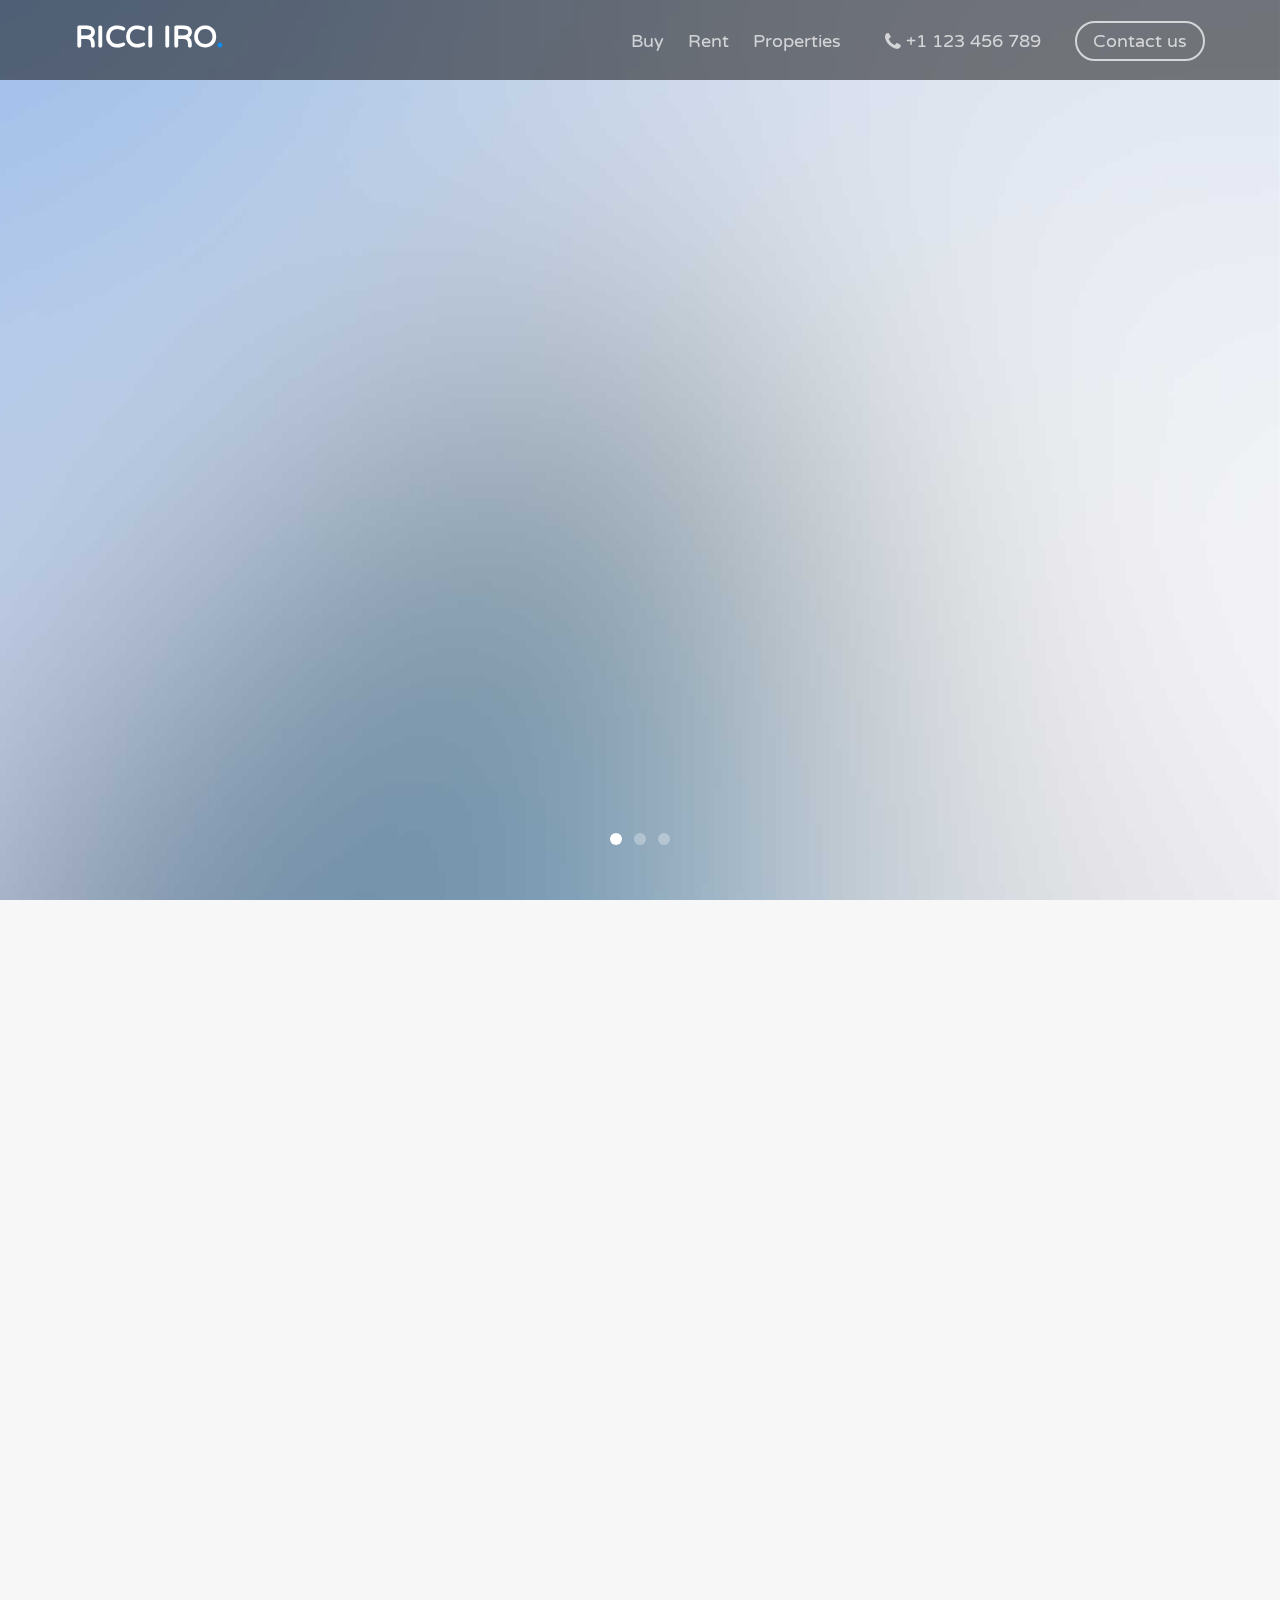
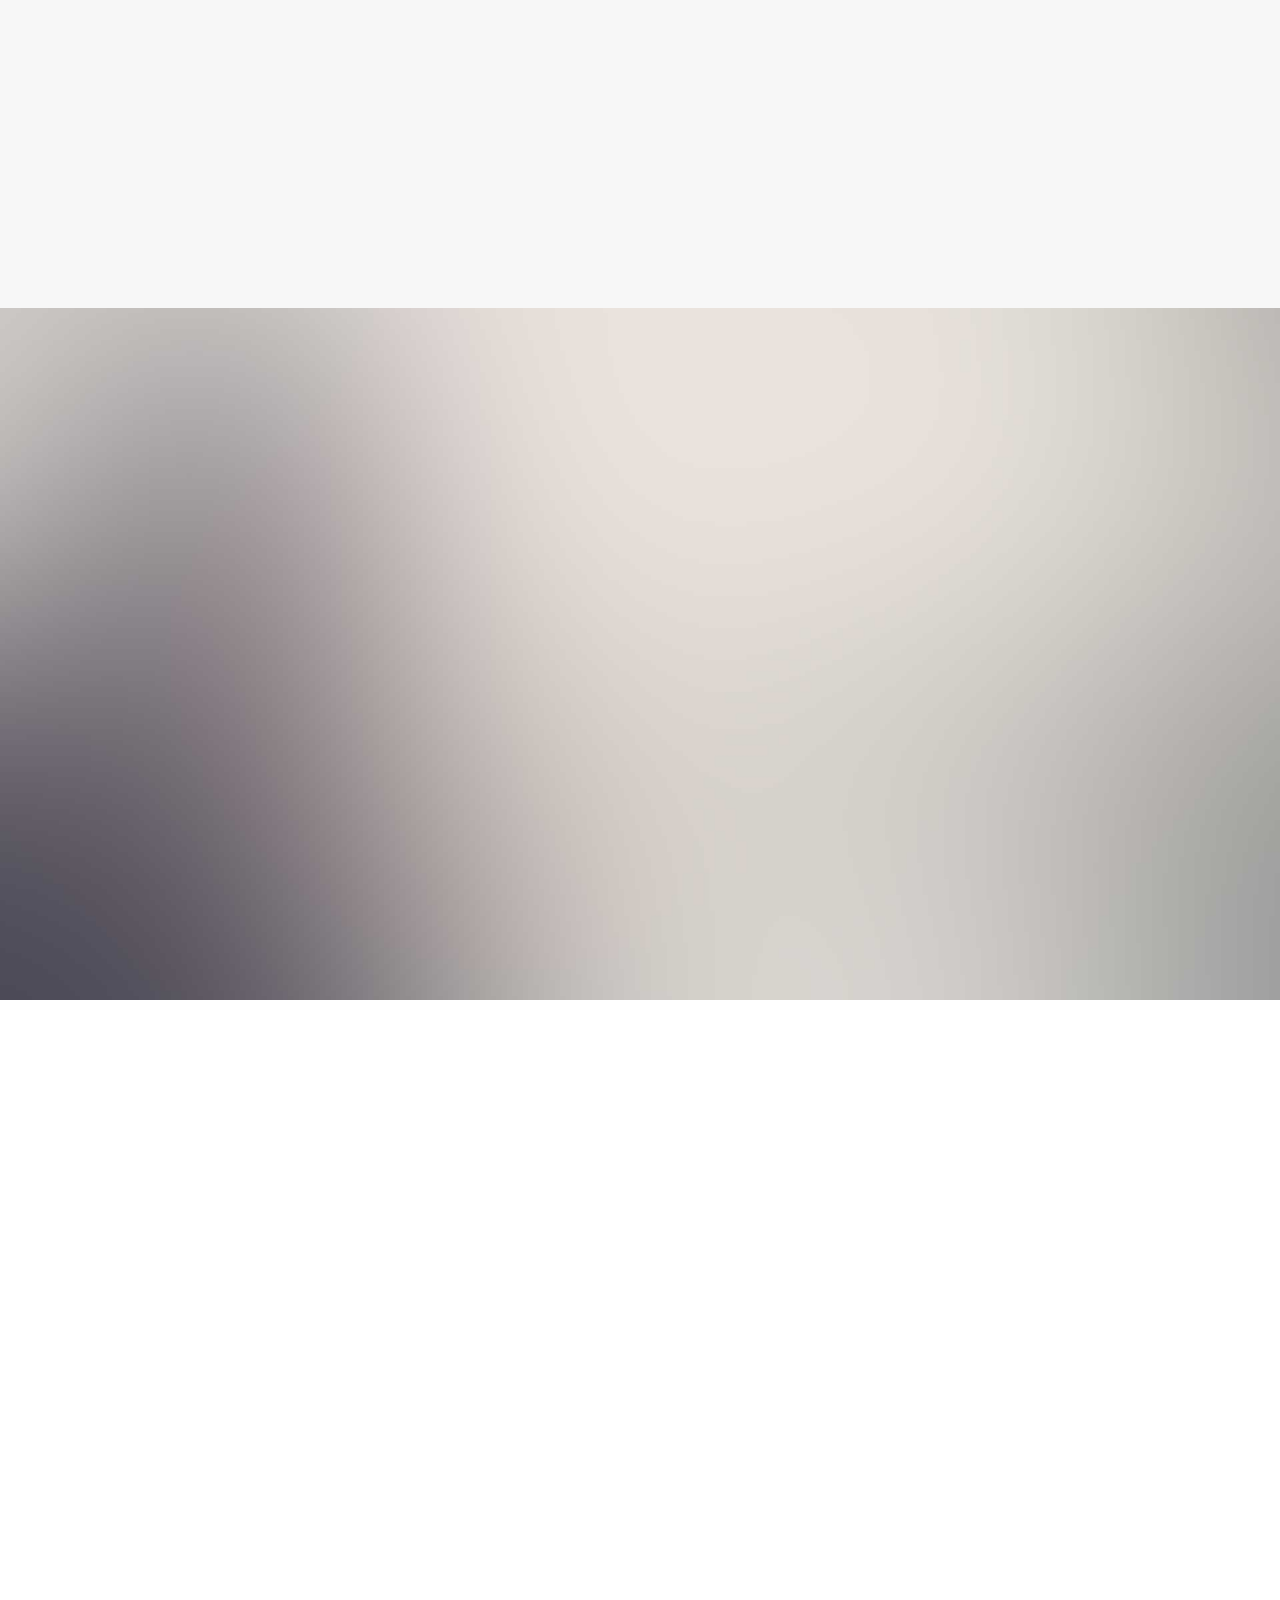
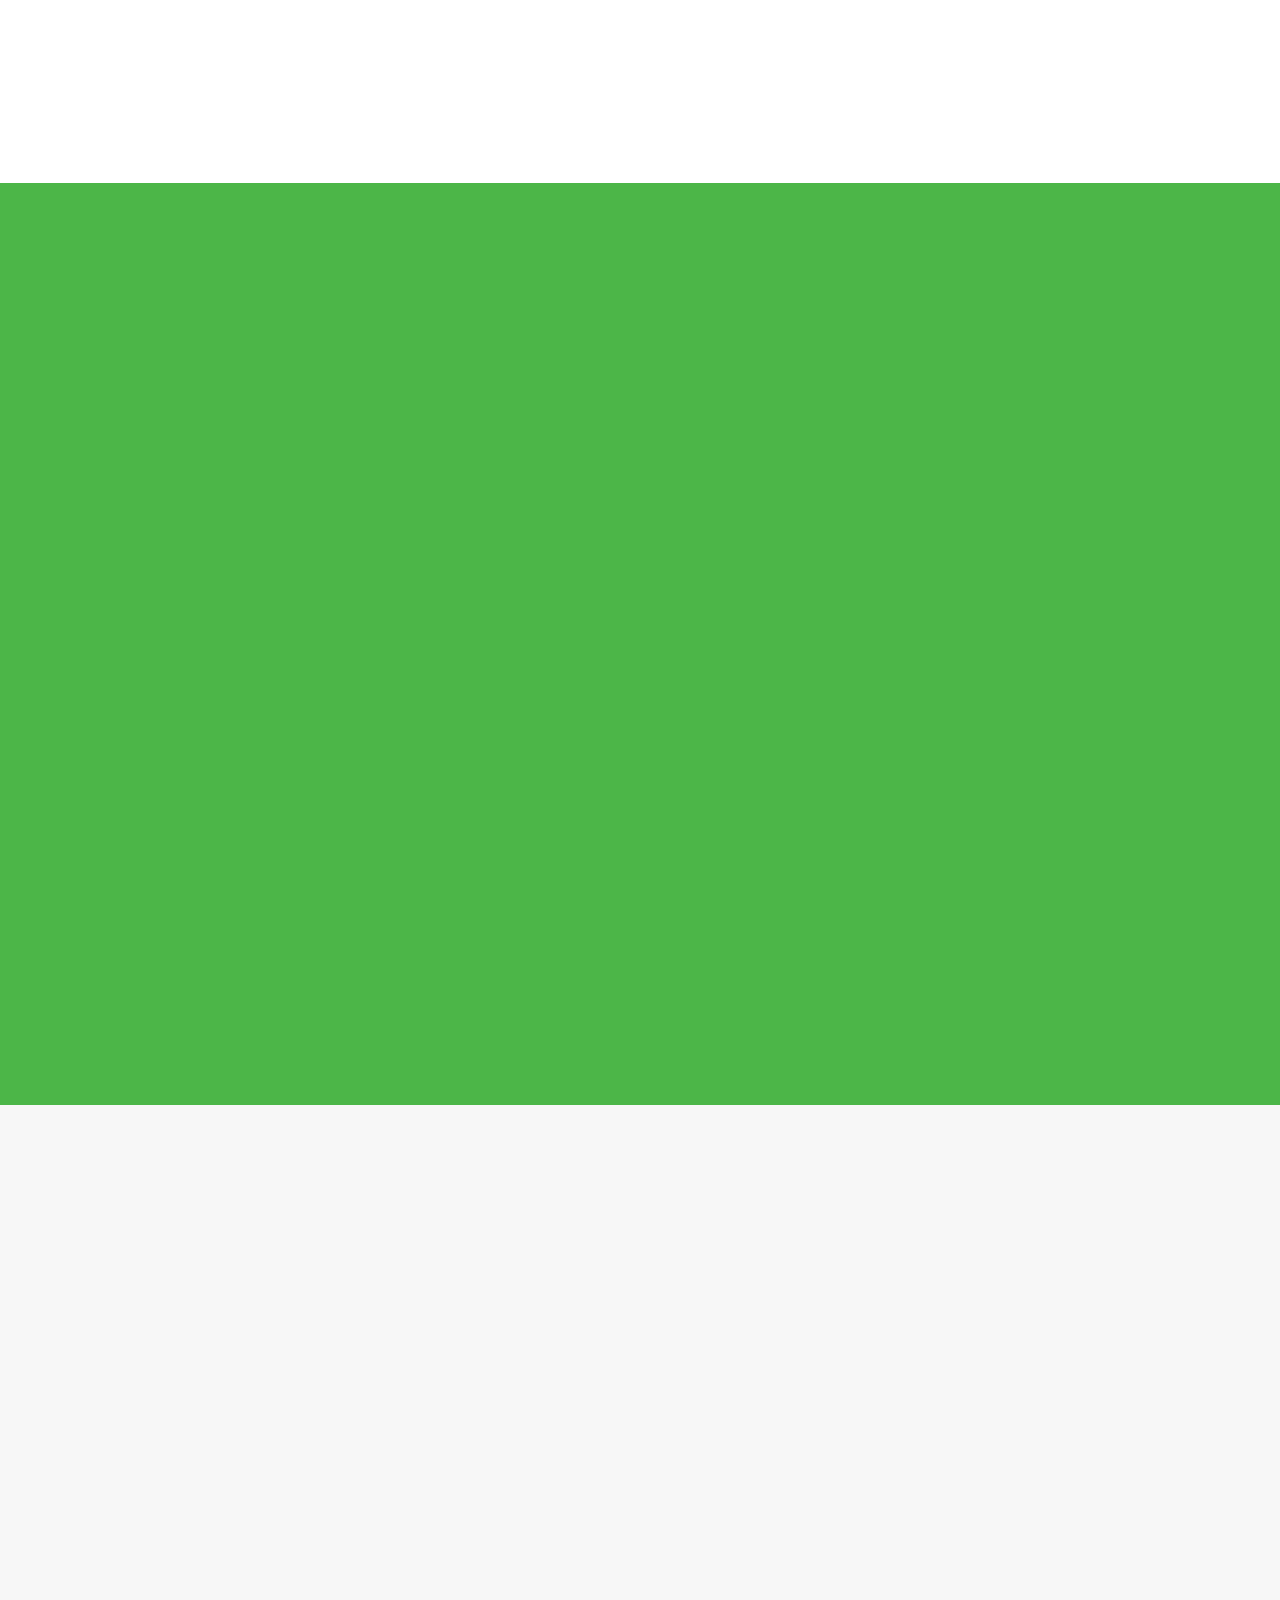
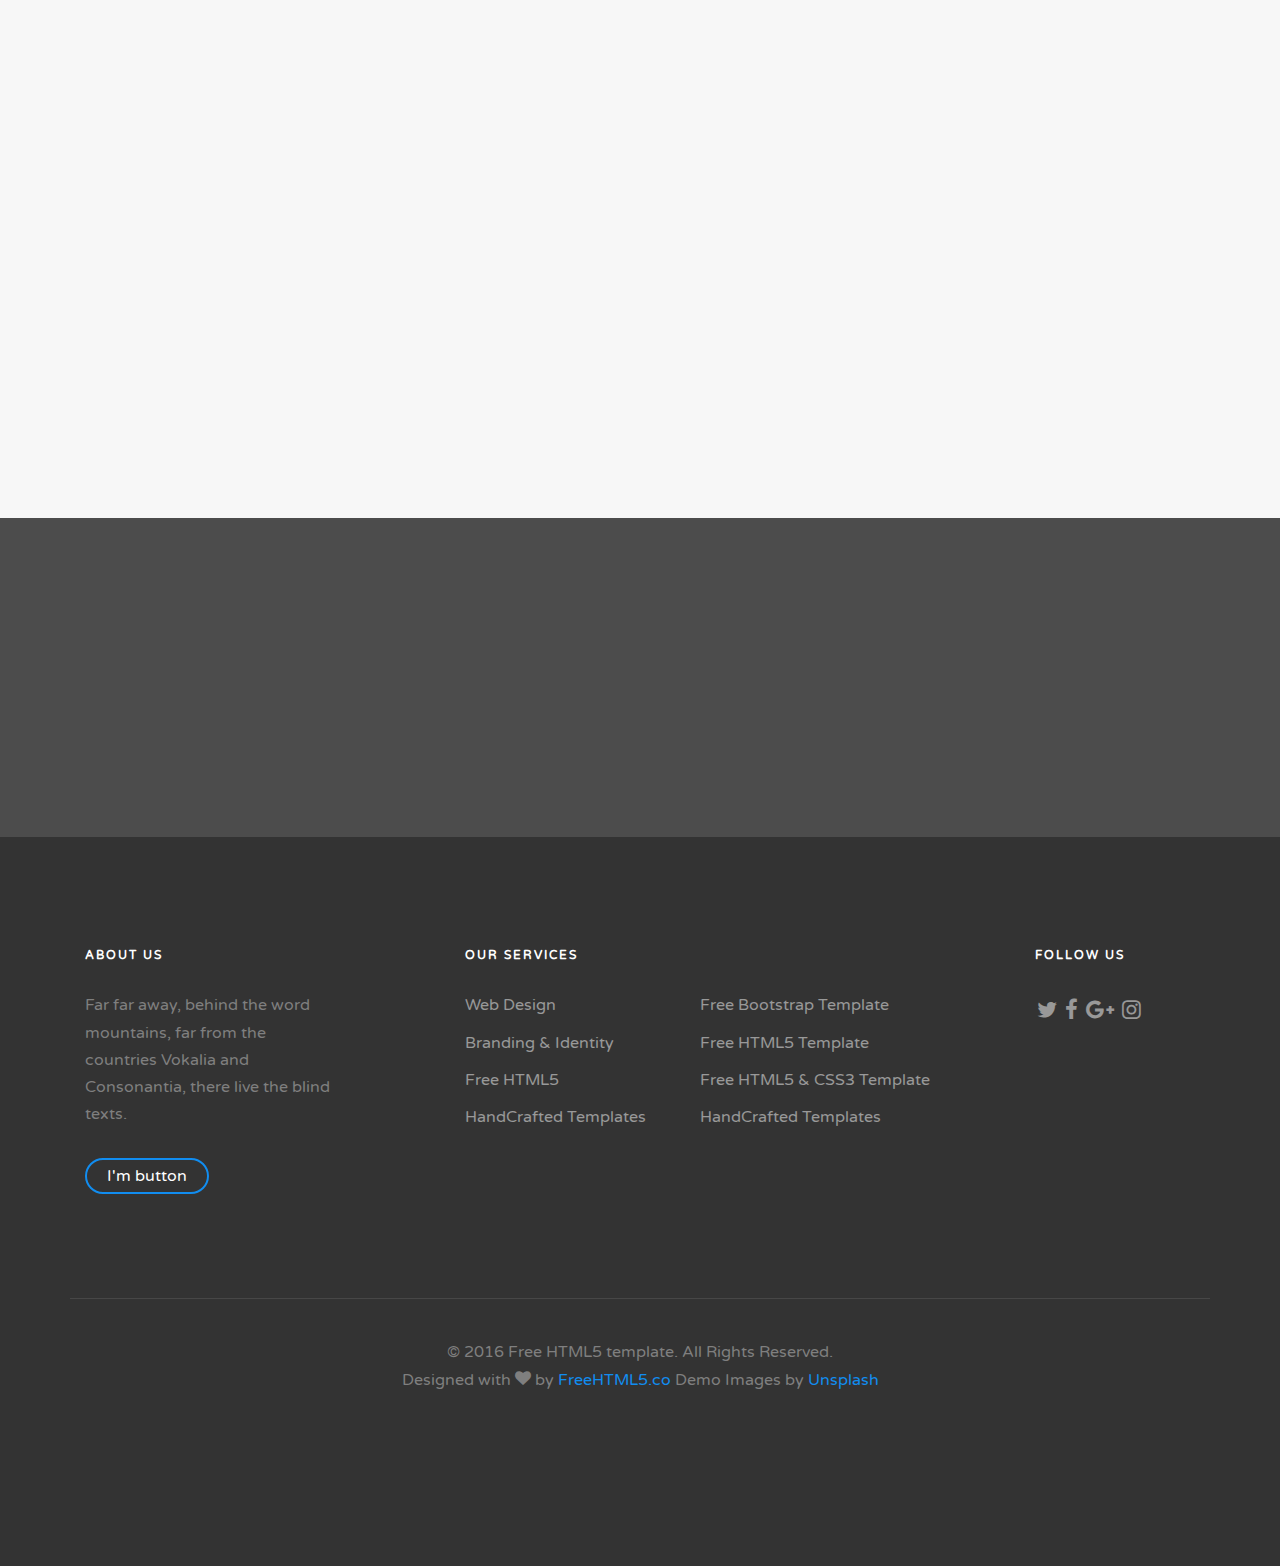
<file: index.html>
<!DOCTYPE html>
<!--[if lt IE 7]>      <html class="no-js lt-ie9 lt-ie8 lt-ie7"> <![endif]-->
<!--[if IE 7]>         <html class="no-js lt-ie9 lt-ie8"> <![endif]-->
<!--[if IE 8]>         <html class="no-js lt-ie9"> <![endif]-->
<!--[if gt IE 8]><!--> <html class="no-js"> <!--<![endif]-->
	<head>
	<meta charset="utf-8">
	<meta http-equiv="X-UA-Compatible" content="IE=edge">
	<title>Estate &mdash; Free HTML5 Bootstrap Website Template by FreeHTML5.co</title>
	<meta name="viewport" content="width=device-width, initial-scale=1">
	<meta name="description" content="Free HTML5 Website Template by FreeHTML5.co" />
	<meta name="keywords" content="free website templates, free html5, free template, free bootstrap, free website template, html5, css3, mobile first, responsive" />
	<meta name="author" content="FreeHTML5.co" />

  <!-- 
	//////////////////////////////////////////////////////

	FREE HTML5 TEMPLATE 
	DESIGNED & DEVELOPED by FreeHTML5.co
		
	Website: 		http://freehtml5.co/
	Email: 			info@freehtml5.co
	Twitter: 		http://twitter.com/fh5co
	Facebook: 		https://www.facebook.com/fh5co

	//////////////////////////////////////////////////////
	 -->

  	<!-- Facebook and Twitter integration -->
	<meta property="og:title" content=""/>
	<meta property="og:image" content=""/>
	<meta property="og:url" content=""/>
	<meta property="og:site_name" content=""/>
	<meta property="og:description" content=""/>
	<meta name="twitter:title" content="" />
	<meta name="twitter:image" content="" />
	<meta name="twitter:url" content="" />
	<meta name="twitter:card" content="" />

	<!-- Place favicon.ico and apple-touch-icon.png in the root directory -->
	<link rel="shortcut icon" href="favicon.ico">
	<link href='https://fonts.googleapis.com/css?family=Varela+Round' rel='stylesheet' type='text/css'>
	<!-- <link href='https://fonts.googleapis.com/css?family=Open+Sans:400,300,600,400italic,700' rel='stylesheet' type='text/css'> -->
	
	<!-- Animate.css -->
	<link rel="stylesheet" href="css/animate.css">
	<!-- Icomoon Icon Fonts-->
	<link rel="stylesheet" href="css/icomoon.css">
	<!-- Bootstrap  -->
	<link rel="stylesheet" href="css/bootstrap.css">
	<!-- Flexslider  -->
	<link rel="stylesheet" href="css/flexslider.css">
	<!-- Theme style  -->
	<link rel="stylesheet" href="css/style.css">

	<!-- Modernizr JS -->
	<script src="js/modernizr-2.6.2.min.js"></script>
	<!-- FOR IE9 below -->
	<!--[if lt IE 9]>
	<script src="js/respond.min.js"></script>
	<![endif]-->

	</head>
	<body>
	
	
	<div id="fh5co-page">
	<header id="fh5co-header" role="banner">
		<div class="container">
			<div class="row">
				<div class="header-inner">
					<h1><a href="index.html">RICCI IRO<span>.</span></a></h1>
					<nav role="navigation">
						<ul>
							<li><a href="buy.html">Buy</a></li>
							<li><a href="rent.html">Rent</a></li>
							<li><a href="properties.html">Properties</a></li>
							<li class="call"><a href="tel://123456789"><i class="icon-phone"></i> +1 123 456 789</a></li>
							<li class="cta"><a href="contact.html">Contact us</a></li>
						</ul>
					</nav>
				</div>
			</div>
		</div>
	</header>
	

	<aside id="fh5co-hero" clsas="js-fullheight">
		<div class="flexslider js-fullheight">
			<ul class="slides">
		   	<li style="background-image: url(images/slide_1.jpg);">
		   		<div class="container">
		   			<div class="col-md-12 text-center js-fullheight fh5co-property-brief slider-text">
		   				<div class="fh5co-property-brief-inner">
		   					<div class="fh5co-box">
		   						
		   						<h3><a href="#">Villa In Hialeah, Dade County</a></h3>
		   						<div class="price-status">
                             	<span class="price">$540,000 <a href="#" class="tag">For Sale</a></span>
	                        </div>
	                        <p>Lorem ipsum dolor sit amet consectetur adipisicing elit. Neque dicta magni amet atque doloremque velit unde adipisci omnis hic quaerat.</p>

	                        <p class="fh5co-property-specification">
                        		<span><strong>3500</strong> Sq Ft</span>  <span><strong>3</strong> Beds</span>  <span><strong>3.5</strong> Baths</span>  <span><strong>2</strong> Garages</span>
                        	</p>

	                        <p><a href="#" class="btn btn-primary">Learn more</a></p>
									
	                        
	   						</div>
		   				</div>
		   			</div>
		   		</div>
		   	</li>
		   	<li style="background-image: url(images/slide_2.jpg);">
		   		<div class="container">
		   			<div class="col-md-12 text-center js-fullheight fh5co-property-brief slider-text">
		   				<div class="fh5co-property-brief-inner">
		   					<div class="fh5co-box">
		   						<h3><a href="#">15 Apartments Of Type B</a></h3>
		   						<div class="price-status">
                             	<span class="price">$2,200<span class="per">/Month</span> <a href="#" class="tag">For Rent</a></span>
	                        </div>
	                        <p>Lorem ipsum dolor sit amet consectetur adipisicing elit. Neque dicta magni amet atque doloremque velit unde adipisci omnis hic quaerat.</p>
	                        <p class="fh5co-property-specification">
                        		<span><strong>3500</strong> Sq Ft</span>  <span><strong>3</strong> Beds</span>  <span><strong>3.5</strong> Baths</span>  <span><strong>2</strong> Garages</span>
                        	</p>
	                        <p><a href="#" class="btn btn-primary">Learn more</a></p>
	   						</div>
		   				</div>
		   			</div>
		   		</div>
		   	</li>
				<li style="background-image: url(images/slide_3.jpg);">
		   		<div class="container">
		   			<div class="col-md-12 text-center js-fullheight fh5co-property-brief slider-text">
		   				<div class="fh5co-property-brief-inner">
		   					<div class="fh5co-box">
		   						<h3><a href="#">401 Biscayne Boulevard, Miami</a></h3>
		   						<div class="price-status">
                             	<span class="price">$1,540,000 <a href="#" class="tag">For Sale</a></span>
	                        </div>
	                        <p>Lorem ipsum dolor sit amet consectetur adipisicing elit. Neque dicta magni amet atque doloremque velit unde adipisci omnis hic quaerat.</p>
	                        <p class="fh5co-property-specification">
                        		<span><strong>3500</strong> Sq Ft</span>  <span><strong>3</strong> Beds</span>  <span><strong>3.5</strong> Baths</span>  <span><strong>2</strong> Garages</span>
                        	</p>
	                        <p><a href="#" class="btn btn-primary">Learn more</a></p>


	   						</div>
		   				</div>
		   			</div>
		   		</div>
		   	</li>
		   	
		  	</ul>
	  	</div>
	</aside>
	<div id="best-deal">
		<div class="container">
			<div class="row">
				<div class="col-md-8 col-md-offset-2 text-center fh5co-heading animate-box" data-animate-effect="fadeIn">
					<h2>We are Offering the Best Real Estate Deals</h2>
					<p>Far far away, behind the word mountains, far from the countries Vokalia and Consonantia, there live the blind texts. </p>
				</div>
				<div class="col-md-4 item-block animate-box" data-animate-effect="fadeIn">


					<div class="fh5co-property">
						<figure>
							<img src="images/slide_3.jpg" alt="Free Website Templates FreeHTML5.co" class="img-responsive">
							<a href="#" class="tag">For Sale</a>
						</figure>
						<div class="fh5co-property-innter">
							<h3><a href="#">Villa In Hialeah, Dade County</a></h3>
							<div class="price-status">
		                 	<span class="price">$540,000 </span>
		               </div>
		               <p>Lorem ipsum dolor sit amet consectetur adipisicing elit. Neque dicta magni amet atque doloremque velit unde adipisci omnis hic quaerat.</p>
	            	</div>
	            	<p class="fh5co-property-specification">
	            		<span><strong>3500</strong> Sq Ft</span>  <span><strong>3</strong> Beds</span>  <span><strong>3.5</strong> Baths</span>  <span><strong>2</strong> Garages</span>
	            	</p>
					</div>

					
				</div>
				<div class="col-md-4 item-block animate-box" data-animate-effect="fadeIn">

					<div class="fh5co-property">
						<figure>
							<img src="images/slide_2.jpg" alt="Free Website Templates FreeHTML5.co" class="img-responsive">
							<a href="#" class="tag">For Rent</a>
						</figure>
						<div class="fh5co-property-innter">
							<h3><a href="#">15 Apartments Of Type B</a></h3>
							<div class="price-status">
		                 	<span class="price">$2,000<span class="per">/month</span> </span>
		               </div>
		               <p>Lorem ipsum dolor sit amet consectetur adipisicing elit. Neque dicta magni amet atque doloremque velit unde adipisci omnis hic quaerat.</p>
	            	</div>
	            	<p class="fh5co-property-specification">
	            		<span><strong>3500</strong> Sq Ft</span>  <span><strong>3</strong> Beds</span>  <span><strong>3.5</strong> Baths</span>  <span><strong>2</strong> Garages</span>
	            	</p>
					</div>
					
				</div>
				<div class="col-md-4 item-block animate-box" data-animate-effect="fadeIn">

					<div class="fh5co-property">
						<figure>
							<img src="images/slide_1.jpg" alt="Free Website Templates FreeHTML5.co" class="img-responsive">
							<a href="#" class="tag">For Sale</a>
						</figure>
						<div class="fh5co-property-innter">
							<h3><a href="#">401 Biscayne Boulevard, Miami</a></h3>
							<div class="price-status">
		                 	<span class="price">$1,540,000</span>
		               </div>
		               <p>Lorem ipsum dolor sit amet consectetur adipisicing elit. Neque dicta magni amet atque doloremque velit unde adipisci omnis hic quaerat.</p>
	            	</div>
	            	<p class="fh5co-property-specification">
	            		<span><strong>3500</strong> Sq Ft</span>  <span><strong>3</strong> Beds</span>  <span><strong>3.5</strong> Baths</span>  <span><strong>2</strong> Garages</span>
	            	</p>
					</div>
				</div>


			</div>
		</div>
	</div>

	
	<div class="fh5co-section-with-image">
		
		<img src="images/image_1.jpg" alt="" class="img-responsive">
		<div class="fh5co-box animate-box">
			<h2>Security, Comfort, &amp; Convenience</h2>
			<p>Lorem ipsum dolor sit amet consectetur adipisicing elit. Neque dicta magni amet atque doloremque velit unde adipisci omnis hic quaerat.</p>
			<p><a href="#" class="btn btn-primary btn-outline with-arrow">Get started <i class="icon-arrow-right"></i></a></p>
		</div>
		
	</div>

	<div id="fh5co-testimonial">
		<div class="container">
			<div class="row">
				<div class="col-md-6 col-md-offset-3 text-center fh5co-heading animate-box" data-animate-effect="fadeIn">
					<h2>Happy Clients</h2>
					<p>Far far away, behind the word mountains, far from the countries Vokalia and Consonantia, there live the blind texts. </p>
				</div>
				<div class="col-md-4 text-center item-block animate-box" data-animate-effect="fadeIn">
					<blockquote>
						<p>&ldquo; She packed her seven versalia, put her initial into the belt and made herself on the way. When she reached the first hills of the Italic Mountains, she had a last view back on the skyline of her hometown Bookmarksgrove, the headline of. &rdquo;</p>
						<p><span class="fh5co-author"><cite>Jason Davidson</cite></span><i class="icon twitter-color icon-twitter pull-right"></i></p>

					</blockquote>
				</div>
				<div class="col-md-4 text-center item-block animate-box" data-animate-effect="fadeIn">
					<blockquote>
						<p>&ldquo; Alphabet Village and the subline of her own road, the Line Lane. Pityful a rethoric question ran over her cheek, then she continued her way. She had a last view back on the skyline of her hometown Bookmarksgrove, the headline of. &rdquo;</p>
						<p><span class="fh5co-author"><cite>Kyle Smith</cite></span><i class="icon googleplus-color icon-google-plus pull-right"></i></p>
					</blockquote>
				</div>
				<div class="col-md-4 text-center item-block animate-box" data-animate-effect="fadeIn">
						
					<blockquote>
						<p>&ldquo; The Big Oxmox advised her not to do so, because there were thousands of bad Commas, wild Question Marks and devious Semikoli, but the Little Blind Text didn’t listen. S	he had a last view back on the skyline of her hometown Bookmarksgrove. &rdquo;</p>
						<p><span class="fh5co-author"><cite>Rick Cook</cite></span><i class="icon facebook-color icon-facebook pull-right"></i></p>
					</blockquote>
				</div>
			</div>
		</div>
	</div>


	<div id="fh5co-agents">
		<div class="container">
			<div class="row">
				<div class="col-md-6 col-md-offset-3 text-center fh5co-heading white animate-box" data-animate-effect="fadeIn">
					<h2>Our Trusted Agents</h2>
					<p>Far far away, behind the word mountains, far from the countries Vokalia and Consonantia, there live the blind texts. </p>
				</div>
				<div class="col-md-4 text-center item-block animate-box" data-animate-effect="fadeIn">

					<div class="fh5co-agent">
						<figure>
							<img src="images/testimonial_person2.jpg" alt="Free Website Template by FreeHTML5.co">
						</figure>
						<h3>John Doe</h3>
						<p>Veniam laudantium rem odio quod, beatae voluptates natus animi fugiat provident voluptatibus. Debitis assumenda, possimus ducimus omnis.</p>
						<p><a href="#" class="btn btn-primary btn-outline">Contact Me</a></p>
					</div>
					
				</div>
				<div class="col-md-4 text-center item-block animate-box" data-animate-effect="fadeIn">
					<div class="fh5co-agent">
						<figure>
							<img src="images/testimonial_person3.jpg" alt="Free Website Template by FreeHTML5.co">
						</figure>
						<h3>John Doe</h3>
						<p>Veniam laudantium rem odio quod, beatae voluptates natus animi fugiat provident voluptatibus. Debitis assumenda, possimus ducimus omnis.</p>
						<p><a href="#" class="btn btn-primary btn-outline">Contact Me</a></p>
					</div>
				</div>
				<div class="col-md-4 text-center item-block animate-box" data-animate-effect="fadeIn">
					<div class="fh5co-agent">
						<figure>
							<img src="images/testimonial_person4.jpg" alt="Free Website Template by FreeHTML5.co">
						</figure>
						<h3>John Doe</h3>
						<p>Veniam laudantium rem odio quod, beatae voluptates natus animi fugiat provident voluptatibus. Debitis assumenda, possimus ducimus omnis.</p>
						<p><a href="#" class="btn btn-primary btn-outline">Contact Me</a></p>
					</div>
				</div>
			</div>
		</div>
	</div>
	

	<div id="fh5co-blog">
		<div class="container">
			<div class="row">
				<div class="col-md-6 col-md-offset-3 text-center fh5co-heading animate-box" data-animate-effect="fadeIn">
					<h2>Latest <em>from</em> Blog</h2>
					<p>Far far away, behind the word mountains, far from the countries Vokalia and Consonantia, there live the blind texts. </p>
				</div>
			</div>
		</div>
		<div class="container">
			<div class="row">
				<div class="col-md-4 animate-box" data-animate-effect="fadeIn">
					<a class="fh5co-entry" href="#">
						<figure>
						<img src="images/slide_4.jpg" alt="Free Website Template, Free HTML5 Bootstrap Template" class="img-responsive">
						</figure>
						<div class="fh5co-copy">
							<h3>We Create Awesome Free Templates</h3>
							<span class="fh5co-date">June 8, 2016</span>
							<p>Far far away, behind the word mountains, far from the countries Vokalia and Consonantia, there live the blind texts. </p>
						</div>
					</a>
				</div>
				<div class="col-md-4 animate-box" data-animate-effect="fadeIn">
					<a class="fh5co-entry" href="#">
						<figure>
						<img src="images/slide_5.jpg" alt="Free Website Template, Free HTML5 Bootstrap Template" class="img-responsive">
						</figure>
						<div class="fh5co-copy">
							<h3>Handcrafted Using CSS3 &amp; HTML5</h3>
							<span class="fh5co-date">June 8, 2016</span>
							<p>Far far away, behind the word mountains, far from the countries Vokalia and Consonantia, there live the blind texts. </p>
						</div>
					</a>
				</div>
				<div class="col-md-4 animate-box" data-animate-effect="fadeIn">
					<a class="fh5co-entry" href="#">
						<figure>
						<img src="images/slide_6.jpg" alt="Free Website Template, Free HTML5 Bootstrap Template" class="img-responsive">
						</figure>
						<div class="fh5co-copy">
							<h3>We Try To Update The Site Everyday</h3>
							<span class="fh5co-date">June 8, 2016</span>
							<p>Far far away, behind the word mountains, far from the countries Vokalia and Consonantia, there live the blind texts. </p>
						</div>
					</a>
				</div>
				<div class="col-md-12 text-center animate-box" data-animate-effect="fadeIn">
					<p><a href="#" class="btn btn-primary btn-outline with-arrow">View More Posts <i class="icon-arrow-right"></i></a></p>
				</div>
			</div>
		</div>	
	</div>

	<div class="fh5co-cta" style="background-image: url(images/slide_4.jpg);">
		<div class="overlay"></div>
		<div class="container">
			<div class="col-md-12 text-center animate-box" data-animate-effect="fadeIn">
				<h3>We Try To Update The Site Everyday</h3>
				<p><a href="#" class="btn btn-primary btn-outline with-arrow">Get started now! <i class="icon-arrow-right"></i></a></p>
			</div>
		</div>
	</div>

	
	<footer id="fh5co-footer" role="contentinfo">
	
		<div class="container">
			<div class="col-md-3 col-sm-12 col-sm-push-0 col-xs-12 col-xs-push-0">
				<h3>About Us</h3>
				<p>Far far away, behind the word mountains, far from the countries Vokalia and Consonantia, there live the blind texts. </p>
				<p><a href="#" class="btn btn-primary btn-outline with-arrow btn-sm">I'm button <i class="icon-arrow-right"></i></a></p>
			</div>
			<div class="col-md-6 col-md-push-1 col-sm-12 col-sm-push-0 col-xs-12 col-xs-push-0">
				<h3>Our Services</h3>
				<ul class="float">
					<li><a href="#">Web Design</a></li>
					<li><a href="#">Branding &amp; Identity</a></li>
					<li><a href="#">Free HTML5</a></li>
					<li><a href="#">HandCrafted Templates</a></li>
				</ul>
				<ul class="float">
					<li><a href="#">Free Bootstrap Template</a></li>
					<li><a href="#">Free HTML5 Template</a></li>
					<li><a href="#">Free HTML5 &amp; CSS3 Template</a></li>
					<li><a href="#">HandCrafted Templates</a></li>
				</ul>

			</div>

			<div class="col-md-2 col-md-push-1 col-sm-12 col-sm-push-0 col-xs-12 col-xs-push-0">
				<h3>Follow Us</h3>
				<ul class="fh5co-social">
					<li><a href="#"><i class="icon-twitter"></i></a></li>
					<li><a href="#"><i class="icon-facebook"></i></a></li>
					<li><a href="#"><i class="icon-google-plus"></i></a></li>
					<li><a href="#"><i class="icon-instagram"></i></a></li>
				</ul>
			</div>
			
			
			<div class="col-md-12 fh5co-copyright text-center">
				<p>&copy; 2016 Free HTML5 template. All Rights Reserved. <span>Designed with <i class="icon-heart"></i> by <a href="http://freehtml5.co/" target="_blank">FreeHTML5.co</a> Demo Images by <a href="http://unsplash.com/" target="_blank">Unsplash</a></span></p>	
			</div>
			
		</div>
	</footer>
	</div>
	
	
	<!-- jQuery -->
	<script src="js/jquery.min.js"></script>
	<!-- jQuery Easing -->
	<script src="js/jquery.easing.1.3.js"></script>
	<!-- Bootstrap -->
	<script src="js/bootstrap.min.js"></script>
	<!-- Waypoints -->
	<script src="js/jquery.waypoints.min.js"></script>
	<!-- Flexslider -->
	<script src="js/jquery.flexslider-min.js"></script>

	<!-- MAIN JS -->
	<script src="js/main.js"></script>

	</body>
</html>
</file>
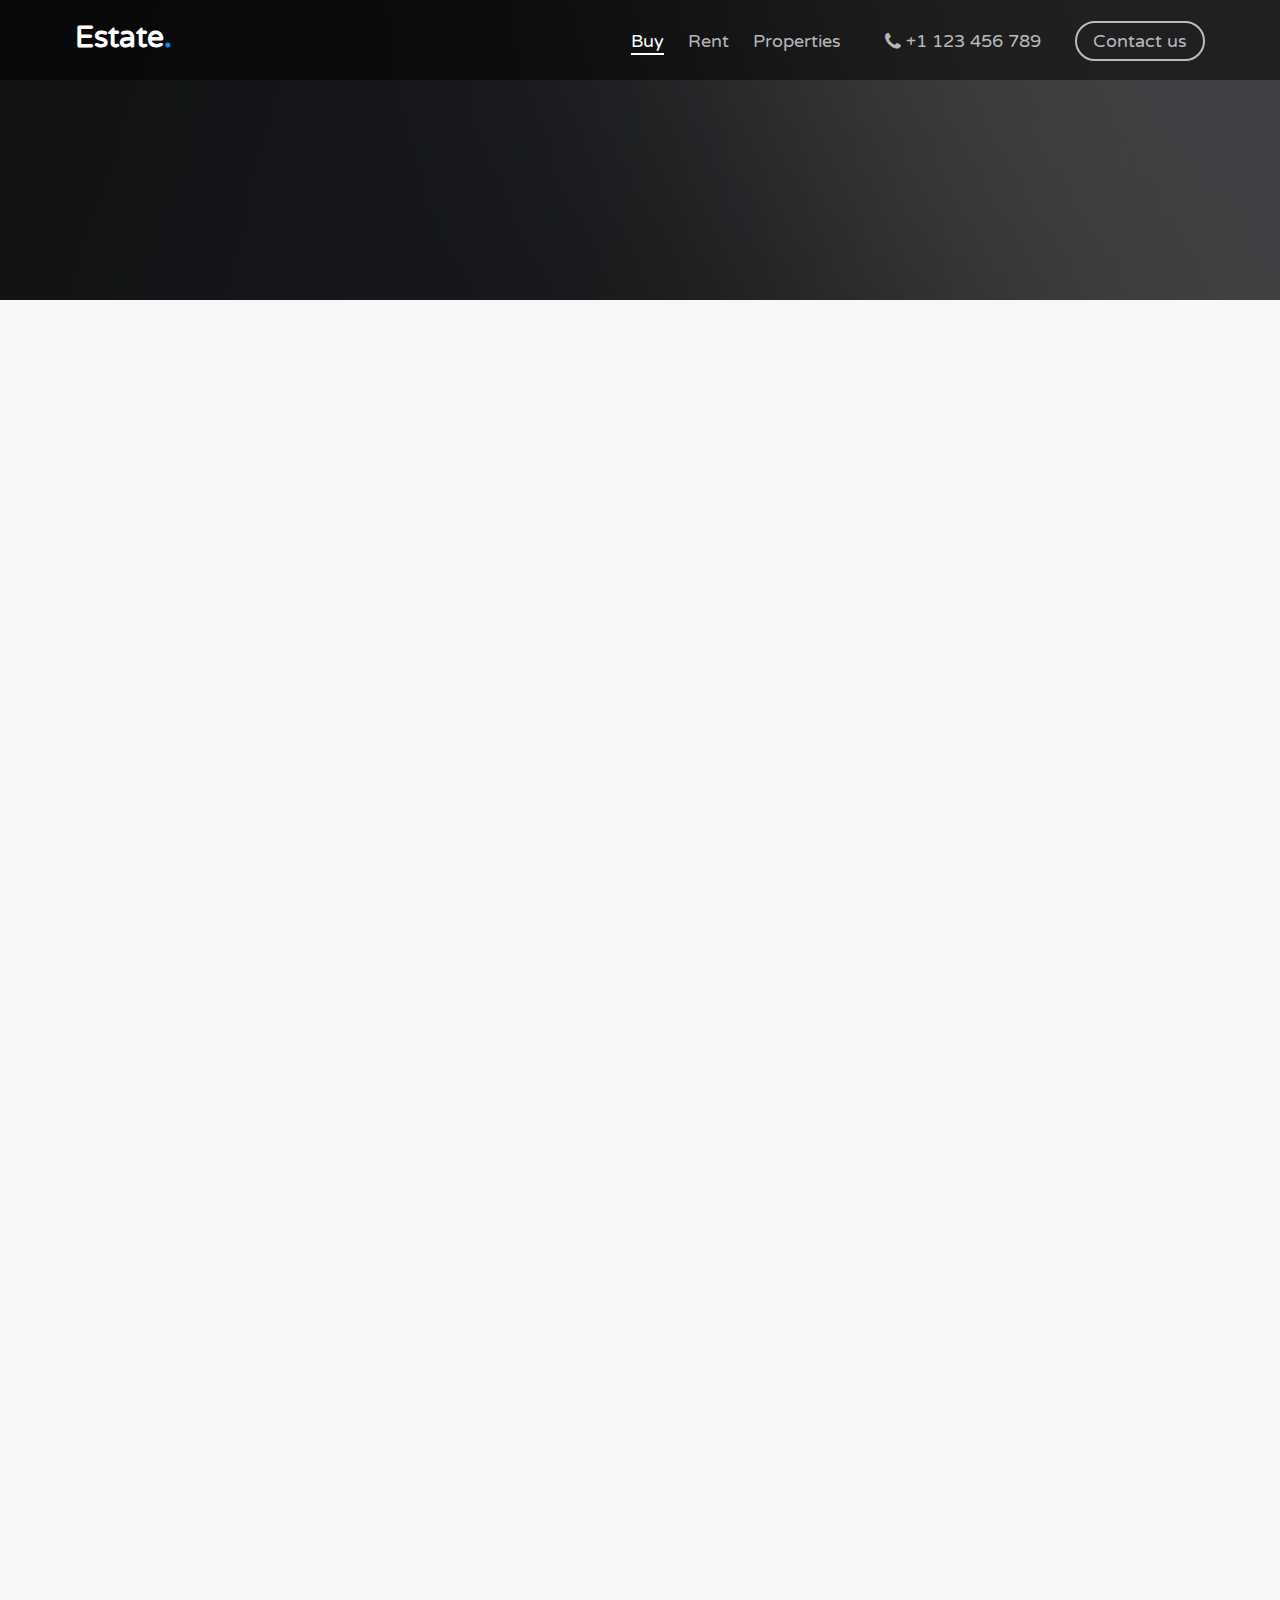
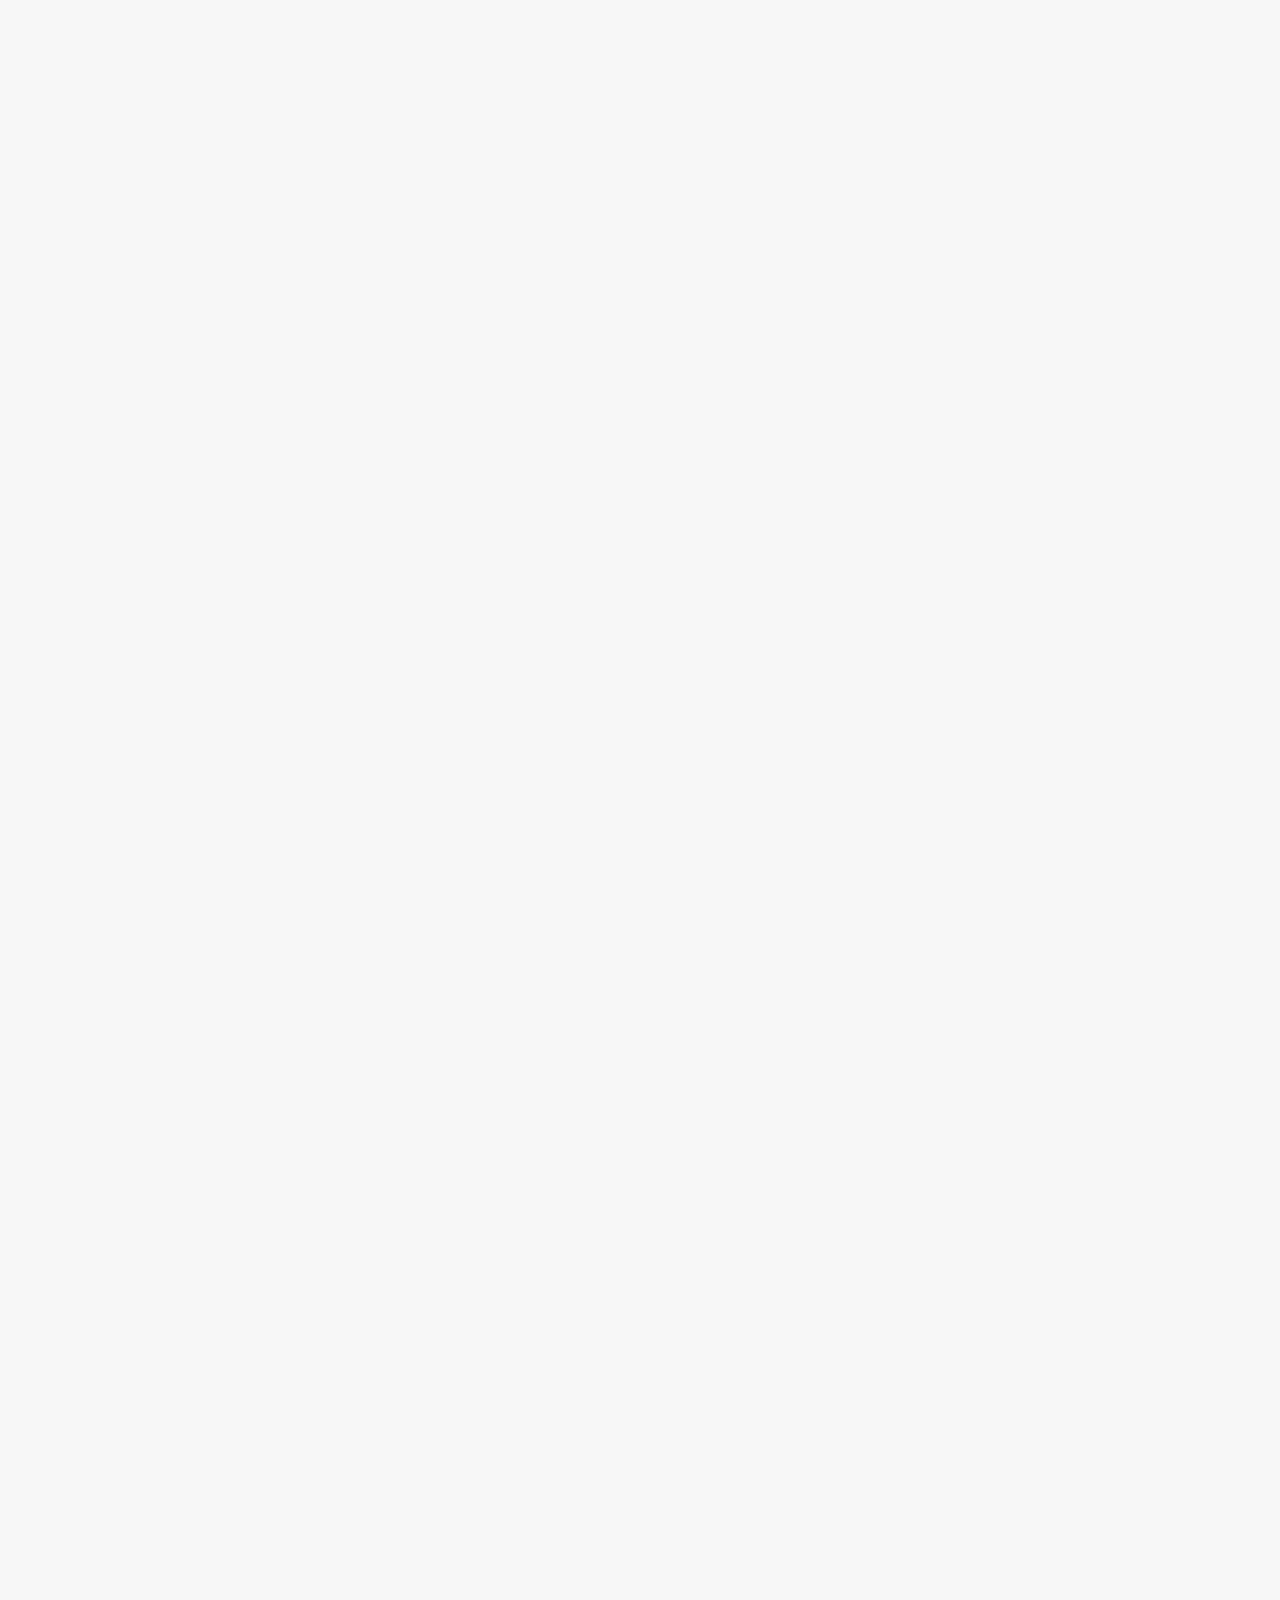
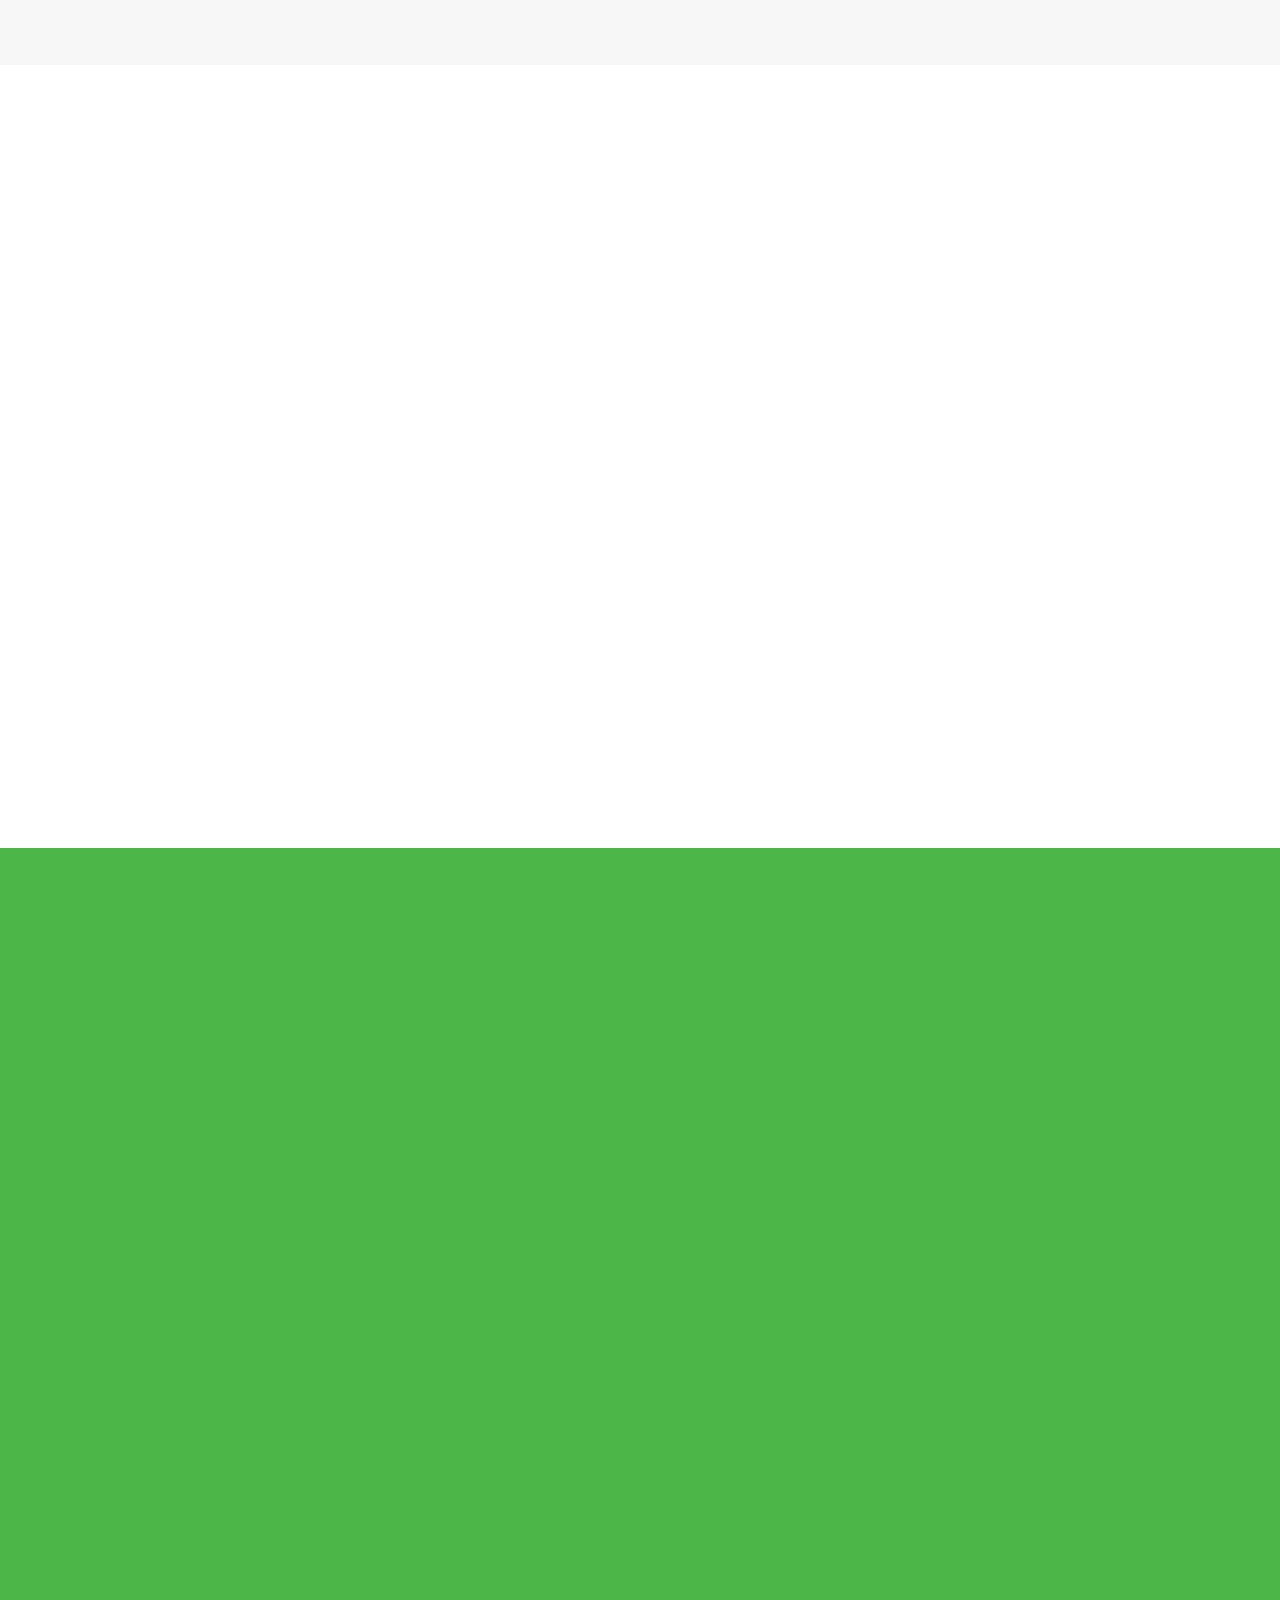
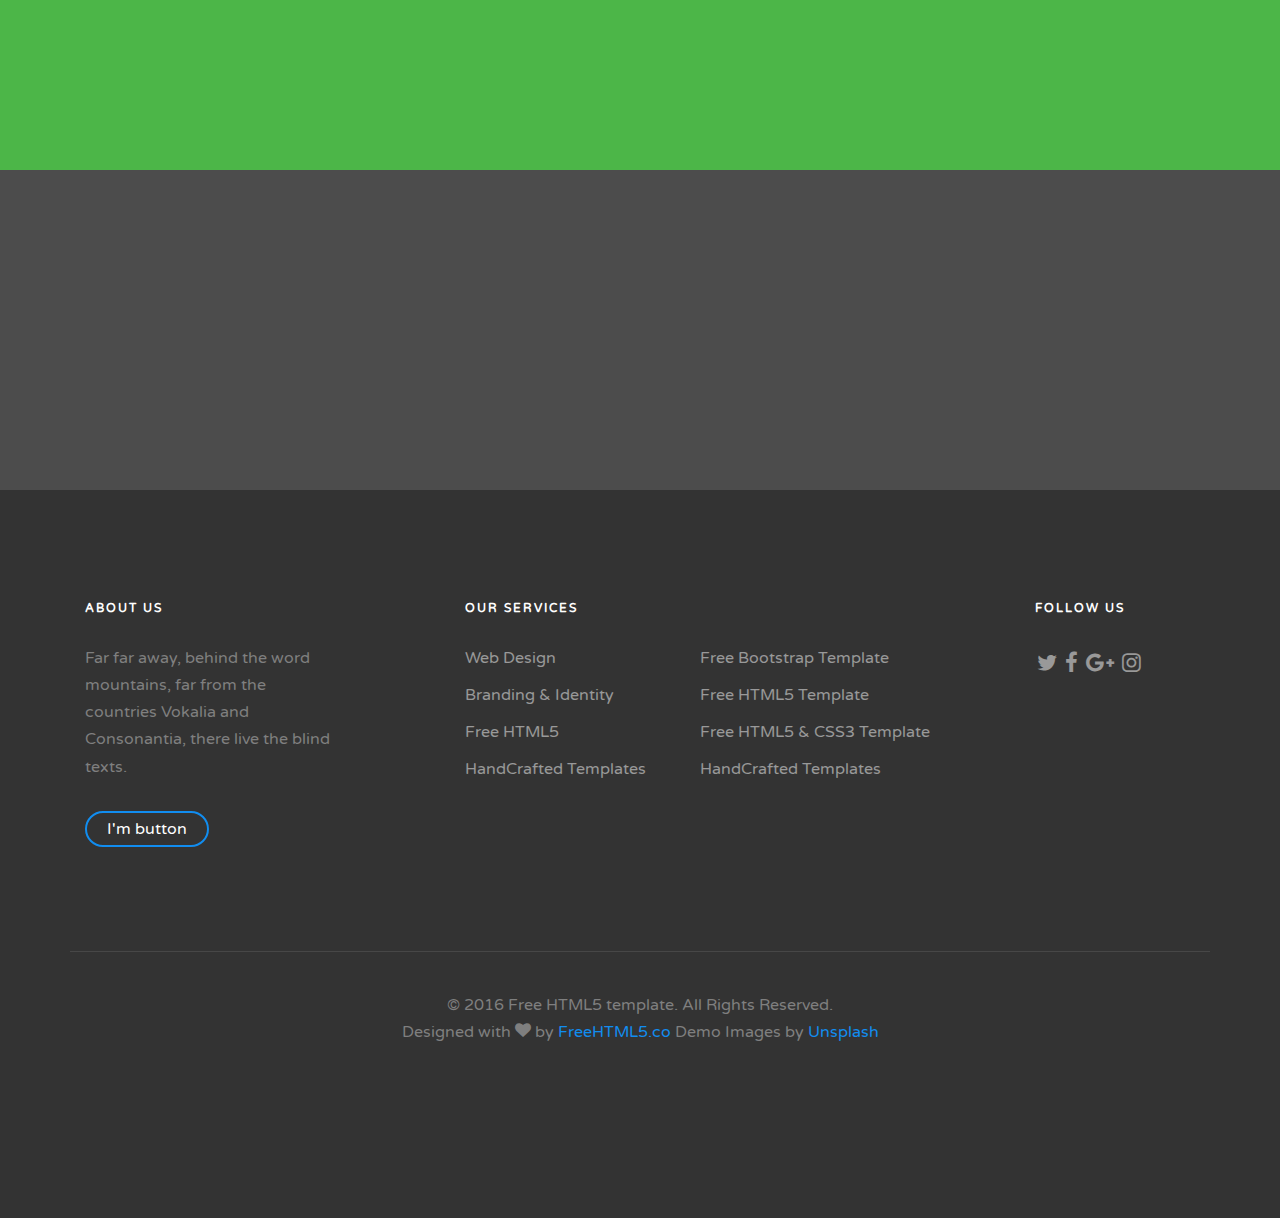
<file: buy.html>
<!DOCTYPE html>
<!--[if lt IE 7]>      <html class="no-js lt-ie9 lt-ie8 lt-ie7"> <![endif]-->
<!--[if IE 7]>         <html class="no-js lt-ie9 lt-ie8"> <![endif]-->
<!--[if IE 8]>         <html class="no-js lt-ie9"> <![endif]-->
<!--[if gt IE 8]><!--> <html class="no-js"> <!--<![endif]-->
	<head>
	<meta charset="utf-8">
	<meta http-equiv="X-UA-Compatible" content="IE=edge">
	<title>Estate &mdash; Free HTML5 Bootstrap Website Template by FreeHTML5.co</title>
	<meta name="viewport" content="width=device-width, initial-scale=1">
	<meta name="description" content="Free HTML5 Website Template by FreeHTML5.co" />
	<meta name="keywords" content="free website templates, free html5, free template, free bootstrap, free website template, html5, css3, mobile first, responsive" />
	<meta name="author" content="FreeHTML5.co" />

  <!-- 
	//////////////////////////////////////////////////////

	FREE HTML5 TEMPLATE 
	DESIGNED & DEVELOPED by FreeHTML5.co
		
	Website: 		http://freehtml5.co/
	Email: 			info@freehtml5.co
	Twitter: 		http://twitter.com/fh5co
	Facebook: 		https://www.facebook.com/fh5co

	//////////////////////////////////////////////////////
	 -->

  	<!-- Facebook and Twitter integration -->
	<meta property="og:title" content=""/>
	<meta property="og:image" content=""/>
	<meta property="og:url" content=""/>
	<meta property="og:site_name" content=""/>
	<meta property="og:description" content=""/>
	<meta name="twitter:title" content="" />
	<meta name="twitter:image" content="" />
	<meta name="twitter:url" content="" />
	<meta name="twitter:card" content="" />

	<!-- Place favicon.ico and apple-touch-icon.png in the root directory -->
	<link rel="shortcut icon" href="favicon.ico">
	<link href='https://fonts.googleapis.com/css?family=Varela+Round' rel='stylesheet' type='text/css'>
	<!-- <link href='https://fonts.googleapis.com/css?family=Open+Sans:400,300,600,400italic,700' rel='stylesheet' type='text/css'> -->
	
	<!-- Animate.css -->
	<link rel="stylesheet" href="css/animate.css">
	<!-- Icomoon Icon Fonts-->
	<link rel="stylesheet" href="css/icomoon.css">
	<!-- Bootstrap  -->
	<link rel="stylesheet" href="css/bootstrap.css">
	<!-- Flexslider  -->
	<link rel="stylesheet" href="css/flexslider.css">
	<!-- Theme style  -->
	<link rel="stylesheet" href="css/style.css">

	<!-- Modernizr JS -->
	<script src="js/modernizr-2.6.2.min.js"></script>
	<!-- FOR IE9 below -->
	<!--[if lt IE 9]>
	<script src="js/respond.min.js"></script>
	<![endif]-->

	</head>
	<body>
	
	
	<div id="fh5co-page">
	<header id="fh5co-header" role="banner">
		<div class="container">
			<div class="row">
				<div class="header-inner">
					<h1><a href="index.html">Estate<span>.</span></a></h1>
					<nav role="navigation">
						<ul>
							<li class="active"><a href="buy.html">Buy</a></li>
							<li><a href="rent.html">Rent</a></li>
							<li><a href="properties.html">Properties</a></li>
							<li class="call"><a href="tel://123456789"><i class="icon-phone"></i> +1 123 456 789</a></li>
							<li class="cta"><a href="contact.html">Contact us</a></li>
						</ul>
					</nav>
				</div>
			</div>
		</div>
	</header>

	<div class="fh5co-page-title" style="background-image: url(images/slide_6.jpg);">
		<div class="overlay"></div>
		<div class="container">
			<div class="row">
				<div class="col-md-12 animate-box">
					<h1><span class="colored">Buy</span> Properties</h1>
				</div>
			</div>
		</div>
	</div>
	<div id="best-deal">
		<div class="container">
			<div class="row">
				<div class="col-md-8 col-md-offset-2 text-center fh5co-heading animate-box" data-animate-effect="fadeIn">
					<h2>We are Offering the Best Real Estate Deals</h2>
					<p>Far far away, behind the word mountains, far from the countries Vokalia and Consonantia, there live the blind texts. </p>
				</div>
				<div class="col-md-4 item-block animate-box" data-animate-effect="fadeIn">
					<div class="fh5co-property">
						<figure>
							<img src="images/slide_3.jpg" alt="Free Website Templates FreeHTML5.co" class="img-responsive">
							<a href="#" class="tag">For Sale</a>
						</figure>
						<div class="fh5co-property-innter">
							<h3><a href="#">Villa In Hialeah, Dade County</a></h3>
							<div class="price-status">
		                 	<span class="price">$540,000 </span>
		               </div>
		               <p>Lorem ipsum dolor sit amet consectetur adipisicing elit. Neque dicta magni amet atque doloremque velit unde adipisci omnis hic quaerat.</p>
	            	</div>
	            	<p class="fh5co-property-specification">
	            		<span><strong>3500</strong> Sq Ft</span>  <span><strong>3</strong> Beds</span>  <span><strong>3.5</strong> Baths</span>  <span><strong>2</strong> Garages</span>
	            	</p>
					</div>
				</div>

				<div class="col-md-4 item-block animate-box" data-animate-effect="fadeIn">

					<div class="fh5co-property">
						<figure>
							<img src="images/slide_2.jpg" alt="Free Website Templates FreeHTML5.co" class="img-responsive">
							<a href="#" class="tag">For Sale</a>
						</figure>
						<div class="fh5co-property-innter">
							<h3><a href="#">15 Apartments Of Type B</a></h3>
							<div class="price-status">
		                 	<span class="price">$200,000,000</span>
		               </div>
		               <p>Lorem ipsum dolor sit amet consectetur adipisicing elit. Neque dicta magni amet atque doloremque velit unde adipisci omnis hic quaerat.</p>
	            	</div>
	            	<p class="fh5co-property-specification">
	            		<span><strong>3500</strong> Sq Ft</span>  <span><strong>3</strong> Beds</span>  <span><strong>3.5</strong> Baths</span>  <span><strong>2</strong> Garages</span>
	            	</p>
					</div>
					
				</div>
				<div class="col-md-4 item-block animate-box" data-animate-effect="fadeIn">

					<div class="fh5co-property">
						<figure>
							<img src="images/slide_1.jpg" alt="Free Website Templates FreeHTML5.co" class="img-responsive">
							<a href="#" class="tag">For Sale</a>
						</figure>
						<div class="fh5co-property-innter">
							<h3><a href="#">401 Biscayne Boulevard, Miami</a></h3>
							<div class="price-status">
		                 	<span class="price">$1,540,000</span>
		               </div>
		               <p>Lorem ipsum dolor sit amet consectetur adipisicing elit. Neque dicta magni amet atque doloremque velit unde adipisci omnis hic quaerat.</p>
	            	</div>
	            	<p class="fh5co-property-specification">
	            		<span><strong>3500</strong> Sq Ft</span>  <span><strong>3</strong> Beds</span>  <span><strong>3.5</strong> Baths</span>  <span><strong>2</strong> Garages</span>
	            	</p>
					</div>
				</div>

				<div class="col-md-4 item-block animate-box" data-animate-effect="fadeIn">
					<div class="fh5co-property">
						<figure>
							<img src="images/slide_4.jpg" alt="Free Website Templates FreeHTML5.co" class="img-responsive">
							<a href="#" class="tag">For Sale</a>
						</figure>
						<div class="fh5co-property-innter">
							<h3><a href="#">Villa In Hialeah, Dade County</a></h3>
							<div class="price-status">
		                 	<span class="price">$540,000 </span>
		               </div>
		               <p>Lorem ipsum dolor sit amet consectetur adipisicing elit. Neque dicta magni amet atque doloremque velit unde adipisci omnis hic quaerat.</p>
	            	</div>
	            	<p class="fh5co-property-specification">
	            		<span><strong>3500</strong> Sq Ft</span>  <span><strong>3</strong> Beds</span>  <span><strong>3.5</strong> Baths</span>  <span><strong>2</strong> Garages</span>
	            	</p>
					</div>
				</div>
				
				<div class="col-md-4 item-block animate-box" data-animate-effect="fadeIn">

					<div class="fh5co-property">
						<figure>
							<img src="images/slide_5.jpg" alt="Free Website Templates FreeHTML5.co" class="img-responsive">
							<a href="#" class="tag">For Sale</a>
						</figure>
						<div class="fh5co-property-innter">
							<h3><a href="#">15 Apartments Of Type B</a></h3>
							<div class="price-status">
		                 	<span class="price">$200,000,000</span>
		               </div>
		               <p>Lorem ipsum dolor sit amet consectetur adipisicing elit. Neque dicta magni amet atque doloremque velit unde adipisci omnis hic quaerat.</p>
	            	</div>
	            	<p class="fh5co-property-specification">
	            		<span><strong>3500</strong> Sq Ft</span>  <span><strong>3</strong> Beds</span>  <span><strong>3.5</strong> Baths</span>  <span><strong>2</strong> Garages</span>
	            	</p>
					</div>
					
				</div>
				<div class="col-md-4 item-block animate-box" data-animate-effect="fadeIn">

					<div class="fh5co-property">
						<figure>
							<img src="images/slide_6.jpg" alt="Free Website Templates FreeHTML5.co" class="img-responsive">
							<a href="#" class="tag">For Sale</a>
						</figure>
						<div class="fh5co-property-innter">
							<h3><a href="#">401 Biscayne Boulevard, Miami</a></h3>
							<div class="price-status">
		                 	<span class="price">$1,540,000</span>
		               </div>
		               <p>Lorem ipsum dolor sit amet consectetur adipisicing elit. Neque dicta magni amet atque doloremque velit unde adipisci omnis hic quaerat.</p>
	            	</div>
	            	<p class="fh5co-property-specification">
	            		<span><strong>3500</strong> Sq Ft</span>  <span><strong>3</strong> Beds</span>  <span><strong>3.5</strong> Baths</span>  <span><strong>2</strong> Garages</span>
	            	</p>
					</div>
				</div>


				<div class="col-md-4 item-block animate-box" data-animate-effect="fadeIn">
					<div class="fh5co-property">
						<figure>
							<img src="images/slide_3.jpg" alt="Free Website Templates FreeHTML5.co" class="img-responsive">
							<a href="#" class="tag">For Sale</a>
						</figure>
						<div class="fh5co-property-innter">
							<h3><a href="#">Villa In Hialeah, Dade County</a></h3>
							<div class="price-status">
		                 	<span class="price">$540,000 </span>
		               </div>
		               <p>Lorem ipsum dolor sit amet consectetur adipisicing elit. Neque dicta magni amet atque doloremque velit unde adipisci omnis hic quaerat.</p>
	            	</div>
	            	<p class="fh5co-property-specification">
	            		<span><strong>3500</strong> Sq Ft</span>  <span><strong>3</strong> Beds</span>  <span><strong>3.5</strong> Baths</span>  <span><strong>2</strong> Garages</span>
	            	</p>
					</div>
				</div>

				<div class="col-md-4 item-block animate-box" data-animate-effect="fadeIn">

					<div class="fh5co-property">
						<figure>
							<img src="images/slide_2.jpg" alt="Free Website Templates FreeHTML5.co" class="img-responsive">
							<a href="#" class="tag">For Sale</a>
						</figure>
						<div class="fh5co-property-innter">
							<h3><a href="#">15 Apartments Of Type B</a></h3>
							<div class="price-status">
		                 	<span class="price">$200,000,000</span>
		               </div>
		               <p>Lorem ipsum dolor sit amet consectetur adipisicing elit. Neque dicta magni amet atque doloremque velit unde adipisci omnis hic quaerat.</p>
	            	</div>
	            	<p class="fh5co-property-specification">
	            		<span><strong>3500</strong> Sq Ft</span>  <span><strong>3</strong> Beds</span>  <span><strong>3.5</strong> Baths</span>  <span><strong>2</strong> Garages</span>
	            	</p>
					</div>
					
				</div>
				<div class="col-md-4 item-block animate-box" data-animate-effect="fadeIn">

					<div class="fh5co-property">
						<figure>
							<img src="images/slide_1.jpg" alt="Free Website Templates FreeHTML5.co" class="img-responsive">
							<a href="#" class="tag">For Sale</a>
						</figure>
						<div class="fh5co-property-innter">
							<h3><a href="#">401 Biscayne Boulevard, Miami</a></h3>
							<div class="price-status">
		                 	<span class="price">$1,540,000</span>
		               </div>
		               <p>Lorem ipsum dolor sit amet consectetur adipisicing elit. Neque dicta magni amet atque doloremque velit unde adipisci omnis hic quaerat.</p>
	            	</div>
	            	<p class="fh5co-property-specification">
	            		<span><strong>3500</strong> Sq Ft</span>  <span><strong>3</strong> Beds</span>  <span><strong>3.5</strong> Baths</span>  <span><strong>2</strong> Garages</span>
	            	</p>
					</div>
				</div>

				<div class="col-md-4 item-block animate-box" data-animate-effect="fadeIn">
					<div class="fh5co-property">
						<figure>
							<img src="images/slide_4.jpg" alt="Free Website Templates FreeHTML5.co" class="img-responsive">
							<a href="#" class="tag">For Sale</a>
						</figure>
						<div class="fh5co-property-innter">
							<h3><a href="#">Villa In Hialeah, Dade County</a></h3>
							<div class="price-status">
		                 	<span class="price">$540,000 </span>
		               </div>
		               <p>Lorem ipsum dolor sit amet consectetur adipisicing elit. Neque dicta magni amet atque doloremque velit unde adipisci omnis hic quaerat.</p>
	            	</div>
	            	<p class="fh5co-property-specification">
	            		<span><strong>3500</strong> Sq Ft</span>  <span><strong>3</strong> Beds</span>  <span><strong>3.5</strong> Baths</span>  <span><strong>2</strong> Garages</span>
	            	</p>
					</div>
				</div>
				
				<div class="col-md-4 item-block animate-box" data-animate-effect="fadeIn">

					<div class="fh5co-property">
						<figure>
							<img src="images/slide_5.jpg" alt="Free Website Templates FreeHTML5.co" class="img-responsive">
							<a href="#" class="tag">For Sale</a>
						</figure>
						<div class="fh5co-property-innter">
							<h3><a href="#">15 Apartments Of Type B</a></h3>
							<div class="price-status">
		                 	<span class="price">$200,000,000</span>
		               </div>
		               <p>Lorem ipsum dolor sit amet consectetur adipisicing elit. Neque dicta magni amet atque doloremque velit unde adipisci omnis hic quaerat.</p>
	            	</div>
	            	<p class="fh5co-property-specification">
	            		<span><strong>3500</strong> Sq Ft</span>  <span><strong>3</strong> Beds</span>  <span><strong>3.5</strong> Baths</span>  <span><strong>2</strong> Garages</span>
	            	</p>
					</div>
					
				</div>
				<div class="col-md-4 item-block animate-box" data-animate-effect="fadeIn">

					<div class="fh5co-property">
						<figure>
							<img src="images/slide_6.jpg" alt="Free Website Templates FreeHTML5.co" class="img-responsive">
							<a href="#" class="tag">For Sale</a>
						</figure>
						<div class="fh5co-property-innter">
							<h3><a href="#">401 Biscayne Boulevard, Miami</a></h3>
							<div class="price-status">
		                 	<span class="price">$1,540,000</span>
		               </div>
		               <p>Lorem ipsum dolor sit amet consectetur adipisicing elit. Neque dicta magni amet atque doloremque velit unde adipisci omnis hic quaerat.</p>
	            	</div>
	            	<p class="fh5co-property-specification">
	            		<span><strong>3500</strong> Sq Ft</span>  <span><strong>3</strong> Beds</span>  <span><strong>3.5</strong> Baths</span>  <span><strong>2</strong> Garages</span>
	            	</p>
					</div>
				</div>


			</div>
			<div class="row">
				<div class="col-md-12 text-center animate-box" data-animate-effect="fadeIn">
					<nav>
					  <ul class="pagination">
					    <li class="disabled">
					      <a href="#" aria-label="Previous">
					        <span aria-hidden="true">&laquo;</span>
					      </a>
					    </li>
					    <li class="active"><a href="#">1</a></li>
					    <li><a href="#">2</a></li>
					    <li><a href="#">3</a></li>
					    <li><a href="#">4</a></li>
					    <li><a href="#">5</a></li>
					    <li>
					      <a href="#" aria-label="Next">
					        <span aria-hidden="true">&raquo;</span>
					      </a>
					    </li>
					  </ul>
					</nav>
				</div>
			</div>
		</div>
	</div>

	<div id="fh5co-testimonial">
		<div class="container">
			<div class="row">
				<div class="col-md-6 col-md-offset-3 text-center fh5co-heading animate-box" data-animate-effect="fadeIn">
					<h2>Happy Clients</h2>
					<p>Far far away, behind the word mountains, far from the countries Vokalia and Consonantia, there live the blind texts. </p>
				</div>
				<div class="col-md-4 text-center item-block animate-box" data-animate-effect="fadeIn">
					<blockquote>
						<p>&ldquo; She packed her seven versalia, put her initial into the belt and made herself on the way. When she reached the first hills of the Italic Mountains, she had a last view back on the skyline of her hometown Bookmarksgrove, the headline of. &rdquo;</p>
						<p><span class="fh5co-author"><cite>Jason Davidson</cite></span><i class="icon twitter-color icon-twitter pull-right"></i></p>

					</blockquote>
				</div>
				<div class="col-md-4 text-center item-block animate-box" data-animate-effect="fadeIn">
					<blockquote>
						<p>&ldquo; Alphabet Village and the subline of her own road, the Line Lane. Pityful a rethoric question ran over her cheek, then she continued her way. She had a last view back on the skyline of her hometown Bookmarksgrove, the headline of. &rdquo;</p>
						<p><span class="fh5co-author"><cite>Kyle Smith</cite></span><i class="icon googleplus-color icon-google-plus pull-right"></i></p>
					</blockquote>
				</div>
				<div class="col-md-4 text-center item-block animate-box" data-animate-effect="fadeIn">
						
					<blockquote>
						<p>&ldquo; The Big Oxmox advised her not to do so, because there were thousands of bad Commas, wild Question Marks and devious Semikoli, but the Little Blind Text didn’t listen. S	he had a last view back on the skyline of her hometown Bookmarksgrove. &rdquo;</p>
						<p><span class="fh5co-author"><cite>Rick Cook</cite></span><i class="icon facebook-color icon-facebook pull-right"></i></p>
					</blockquote>
				</div>
			</div>
		</div>
	</div>


	<div id="fh5co-agents">
		<div class="container">
			<div class="row">
				<div class="col-md-6 col-md-offset-3 text-center fh5co-heading white animate-box" data-animate-effect="fadeIn">
					<h2>Our Trusted Agents</h2>
					<p>Far far away, behind the word mountains, far from the countries Vokalia and Consonantia, there live the blind texts. </p>
				</div>
				<div class="col-md-4 text-center item-block animate-box" data-animate-effect="fadeIn">

					<div class="fh5co-agent">
						<figure>
							<img src="images/testimonial_person2.jpg" alt="Free Website Template by FreeHTML5.co">
						</figure>
						<h3>John Doe</h3>
						<p>Veniam laudantium rem odio quod, beatae voluptates natus animi fugiat provident voluptatibus. Debitis assumenda, possimus ducimus omnis.</p>
						<p><a href="#" class="btn btn-primary btn-outline">Contact Me</a></p>
					</div>
					
				</div>
				<div class="col-md-4 text-center item-block animate-box" data-animate-effect="fadeIn">
					<div class="fh5co-agent">
						<figure>
							<img src="images/testimonial_person3.jpg" alt="Free Website Template by FreeHTML5.co">
						</figure>
						<h3>John Doe</h3>
						<p>Veniam laudantium rem odio quod, beatae voluptates natus animi fugiat provident voluptatibus. Debitis assumenda, possimus ducimus omnis.</p>
						<p><a href="#" class="btn btn-primary btn-outline">Contact Me</a></p>
					</div>
				</div>
				<div class="col-md-4 text-center item-block animate-box" data-animate-effect="fadeIn">
					<div class="fh5co-agent">
						<figure>
							<img src="images/testimonial_person4.jpg" alt="Free Website Template by FreeHTML5.co">
						</figure>
						<h3>John Doe</h3>
						<p>Veniam laudantium rem odio quod, beatae voluptates natus animi fugiat provident voluptatibus. Debitis assumenda, possimus ducimus omnis.</p>
						<p><a href="#" class="btn btn-primary btn-outline">Contact Me</a></p>
					</div>
				</div>
			</div>
		</div>
	</div>
	

	

	<div class="fh5co-cta" style="background-image: url(images/slide_4.jpg);">
		<div class="overlay"></div>
		<div class="container">
			<div class="col-md-12 text-center animate-box">
				<h3>We Try To Update The Site Everyday</h3>
				<p><a href="#" class="btn btn-primary btn-outline with-arrow">Get started now! <i class="icon-arrow-right"></i></a></p>
			</div>
		</div>
	</div>

	
	<footer id="fh5co-footer" role="contentinfo">
	
		<div class="container">
			<div class="col-md-3 col-sm-12 col-sm-push-0 col-xs-12 col-xs-push-0">
				<h3>About Us</h3>
				<p>Far far away, behind the word mountains, far from the countries Vokalia and Consonantia, there live the blind texts. </p>
				<p><a href="#" class="btn btn-primary btn-outline with-arrow btn-sm">I'm button <i class="icon-arrow-right"></i></a></p>
			</div>
			<div class="col-md-6 col-md-push-1 col-sm-12 col-sm-push-0 col-xs-12 col-xs-push-0">
				<h3>Our Services</h3>
				<ul class="float">
					<li><a href="#">Web Design</a></li>
					<li><a href="#">Branding &amp; Identity</a></li>
					<li><a href="#">Free HTML5</a></li>
					<li><a href="#">HandCrafted Templates</a></li>
				</ul>
				<ul class="float">
					<li><a href="#">Free Bootstrap Template</a></li>
					<li><a href="#">Free HTML5 Template</a></li>
					<li><a href="#">Free HTML5 &amp; CSS3 Template</a></li>
					<li><a href="#">HandCrafted Templates</a></li>
				</ul>

			</div>

			<div class="col-md-2 col-md-push-1 col-sm-12 col-sm-push-0 col-xs-12 col-xs-push-0">
				<h3>Follow Us</h3>
				<ul class="fh5co-social">
					<li><a href="#"><i class="icon-twitter"></i></a></li>
					<li><a href="#"><i class="icon-facebook"></i></a></li>
					<li><a href="#"><i class="icon-google-plus"></i></a></li>
					<li><a href="#"><i class="icon-instagram"></i></a></li>
				</ul>
			</div>
			
			<div class="col-md-12 fh5co-copyright text-center">
				<p>&copy; 2016 Free HTML5 template. All Rights Reserved. <span>Designed with <i class="icon-heart"></i> by <a href="http://freehtml5.co/" target="_blank">FreeHTML5.co</a> Demo Images by <a href="http://unsplash.com/" target="_blank">Unsplash</a></span></p>	
			</div>
			
		</div>
	</footer>
	</div>
	
	
	<!-- jQuery -->
	<script src="js/jquery.min.js"></script>
	<!-- jQuery Easing -->
	<script src="js/jquery.easing.1.3.js"></script>
	<!-- Bootstrap -->
	<script src="js/bootstrap.min.js"></script>
	<!-- Waypoints -->
	<script src="js/jquery.waypoints.min.js"></script>
	<!-- Flexslider -->
	<script src="js/jquery.flexslider-min.js"></script>

	<!-- MAIN JS -->
	<script src="js/main.js"></script>

	</body>
</html>
</file>
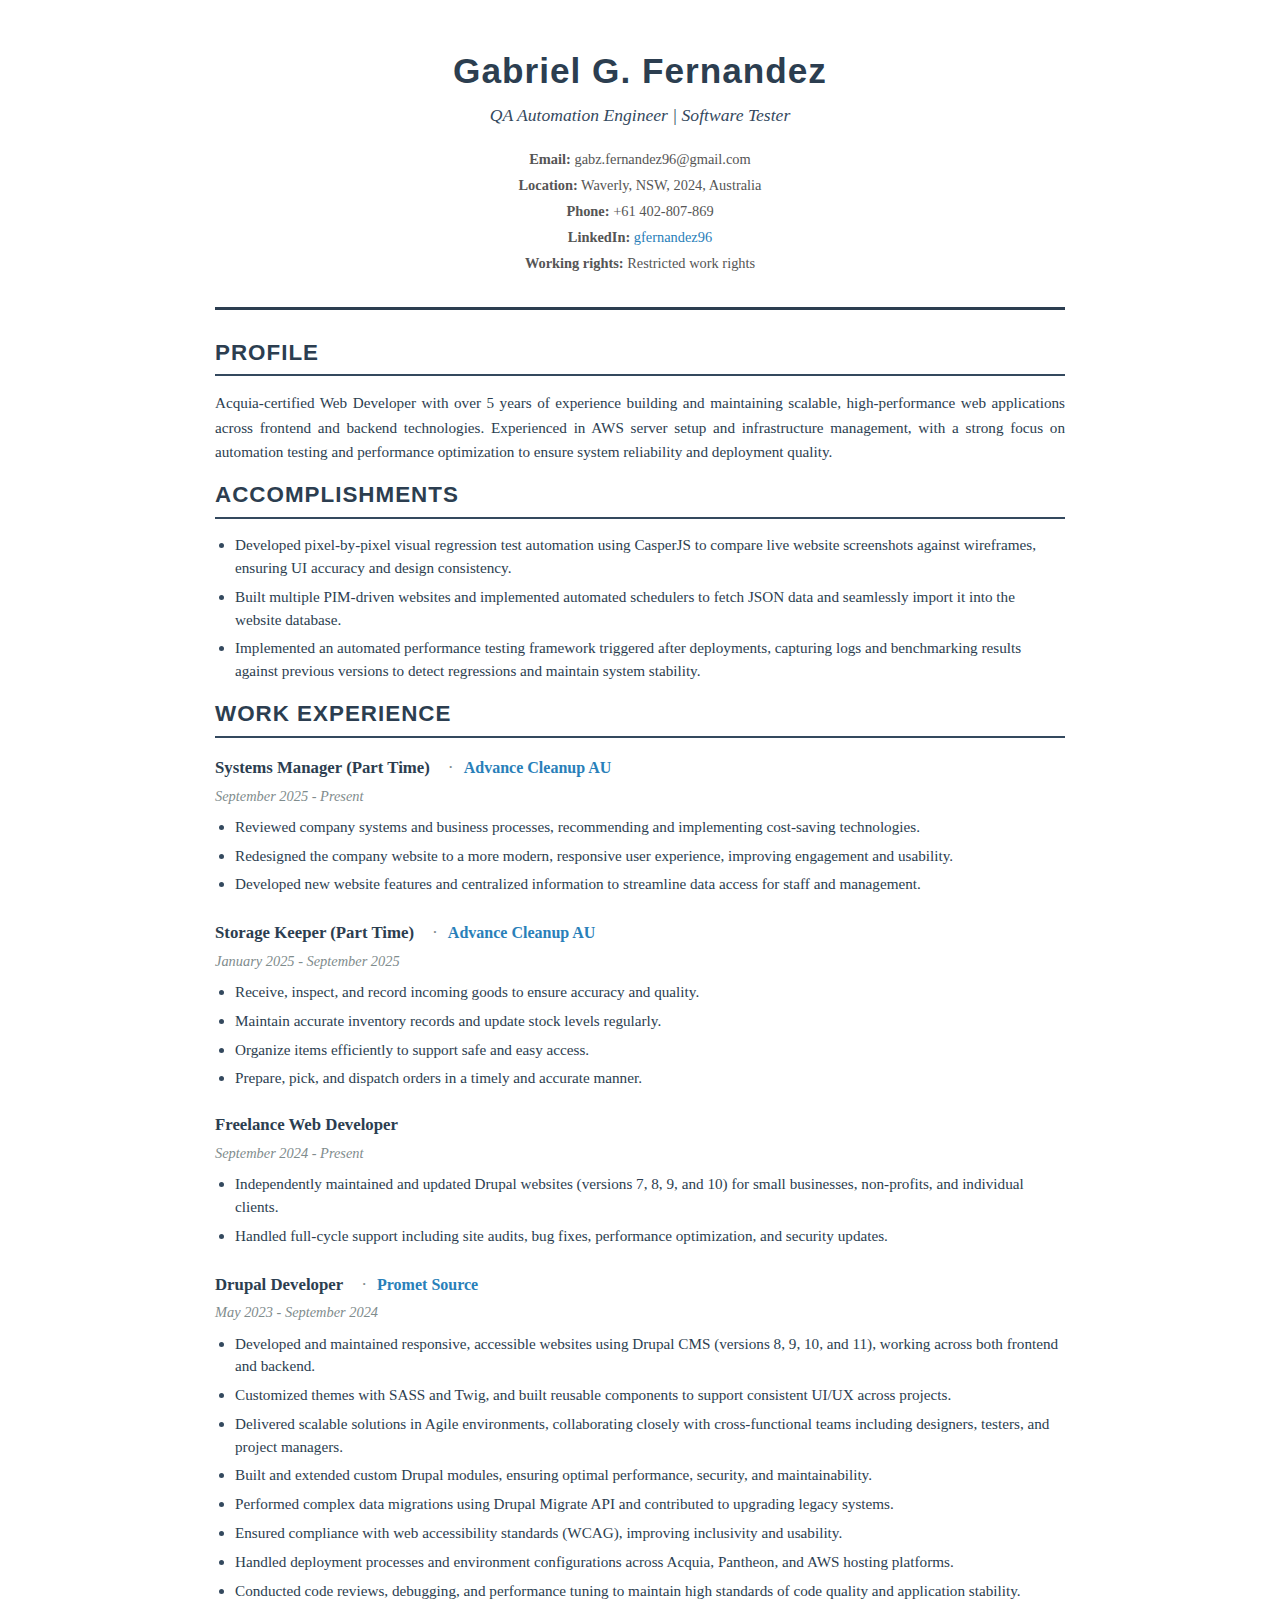
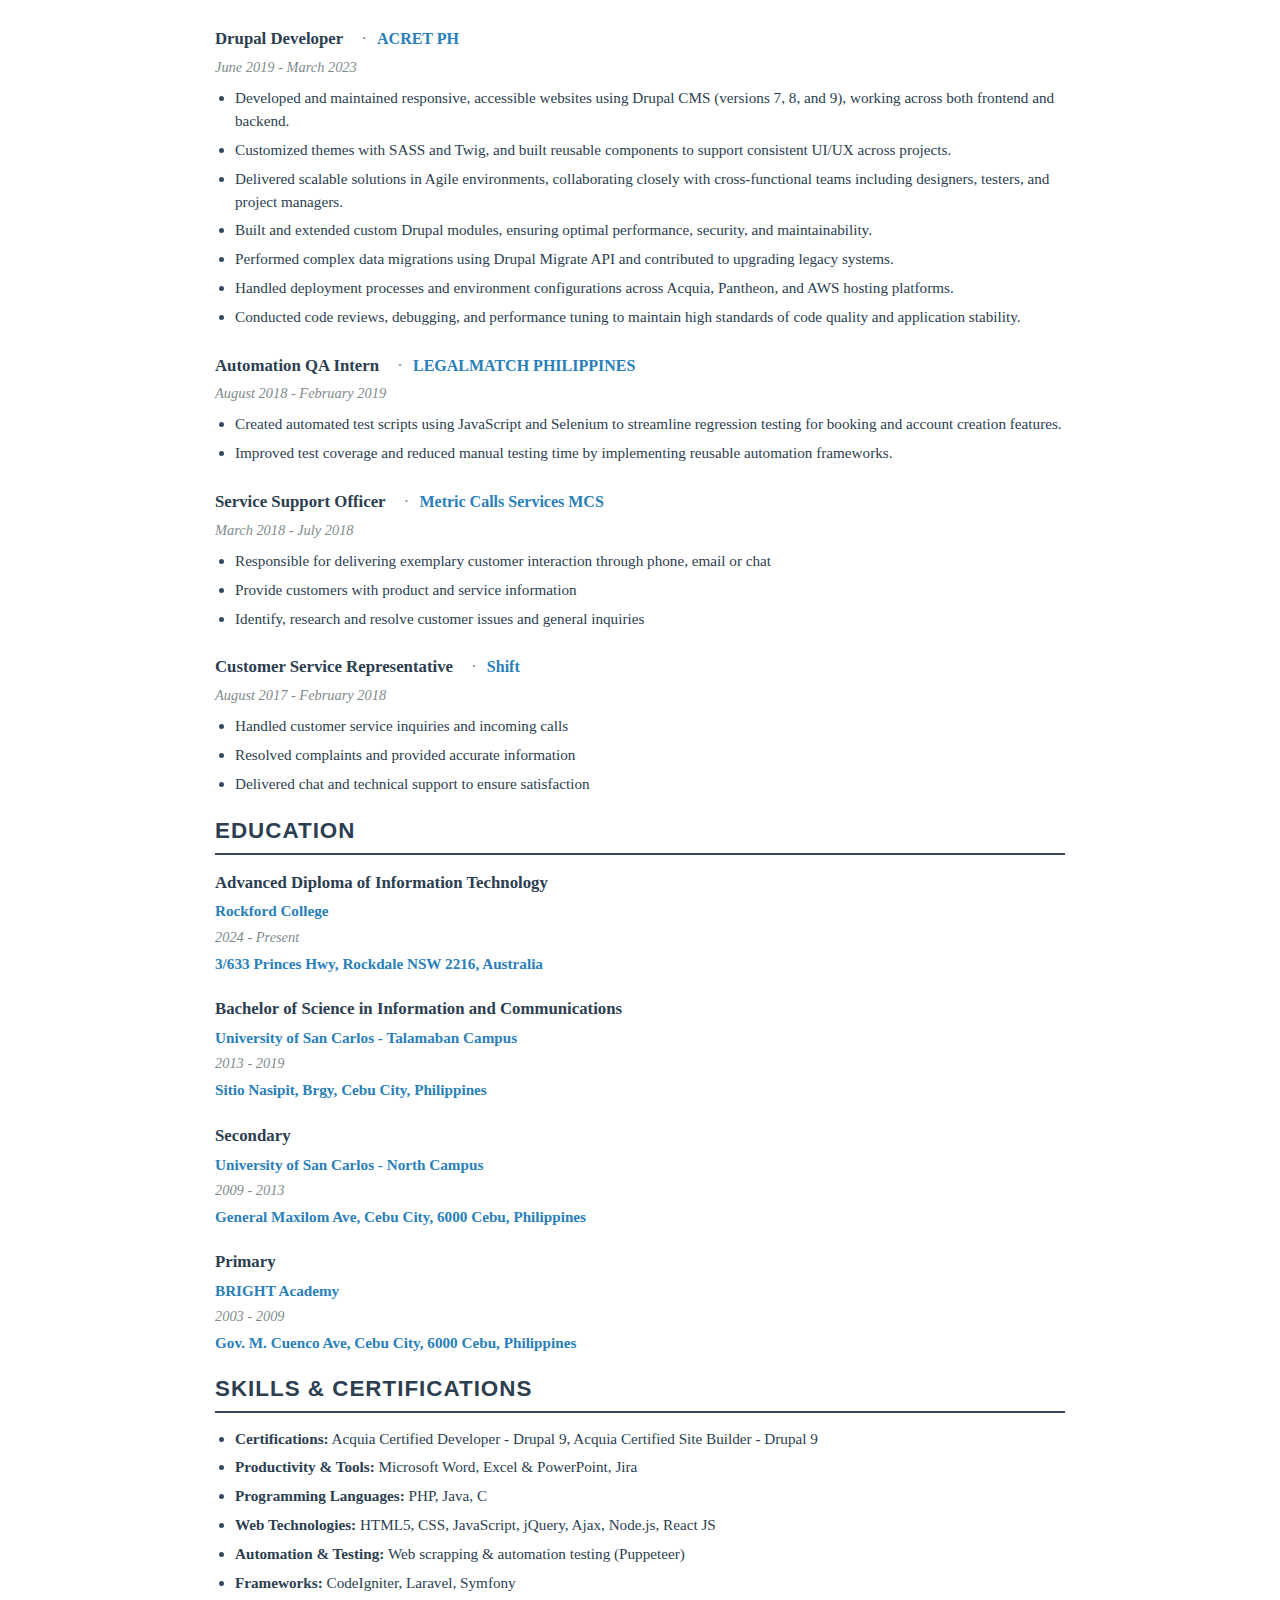
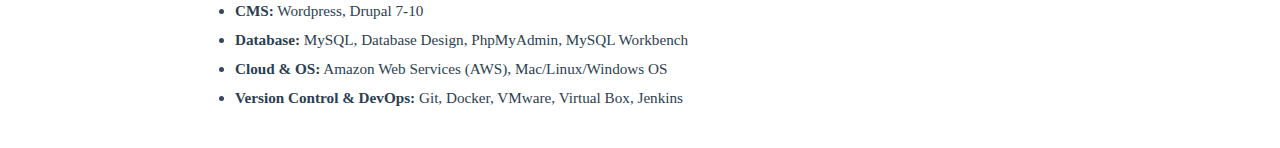
<file: cv_automation_qa.html>
<!DOCTYPE html>
<html lang="en">
<head>
  <meta charset="UTF-8">
  <meta name="viewport" content="width=device-width, initial-scale=1.0">
  <title>Gabriel Fernandez - CV</title>
  <link rel="stylesheet" href="css/main.css">
  <style>
    * {
      margin: 0;
      padding: 0;
      box-sizing: border-box;
    }

    body {
      font-family: 'Georgia', 'Times New Roman', serif;
      background: #ffffff;
      color: #2c3e50;
      line-height: 1.6;
      padding: 20px;
    }

    .cv-container {
      max-width: 850px;
      margin: 0 auto;
      background: #fff;
      padding: 0;
    }

    .cv-header {
      text-align: center;
      padding: 30px 0;
      border-bottom: 3px solid #2c3e50;
      margin-bottom: 30px;
    }

    .cv-header h1 {
      font-size: 2.2rem;
      color: #2c3e50;
      margin-bottom: 8px;
      font-weight: 600;
      letter-spacing: 1px;
    }

    .cv-header > div > p:first-of-type {
      font-size: 1.1rem;
      color: #34495e;
      margin-bottom: 15px;
      font-style: italic;
    }

    .cv-header p {
      font-size: 0.9rem;
      color: #555;
      line-height: 1.8;
    }

    .cv-header a {
      color: #2980b9;
      text-decoration: none;
    }

    .cv-header a:hover {
      text-decoration: underline;
    }

    .cv-section {
      margin-bottom: 18px;
    }

    .cv-section h2 {
      color: #2c3e50;
      font-size: 1.4rem;
      font-weight: 600;
      margin-bottom: 15px;
      padding-bottom: 8px;
      border-bottom: 2px solid #34495e;
      text-transform: uppercase;
      letter-spacing: 1px;
    }

    .cv-section > p {
      margin-bottom: 10px;
      text-align: justify;
      font-size: 0.95rem;
    }

    .cv-list {
      list-style: disc;
      padding-left: 20px;
      margin-top: 8px;
    }

    .cv-list li {
      margin-bottom: 6px;
      font-size: 0.95rem;
      line-height: 1.5;
    }

    .cv-list li::marker {
      color: #34495e;
    }

    .cv-job {
      margin-bottom: 22px;
      page-break-inside: avoid;
    }


    .cv-job-header {
      display: flex;
      align-items: baseline;
      gap: 8px;
      margin-bottom: 3px;
    }
    .cv-job-separator {
      color: #7f8c8d;
      font-size: 1.1em;
      margin: 0 2px;
      font-weight: 400;
      user-select: none;
    }
    .cv-job-title {
      font-weight: 700;
      color: #2c3e50;
      font-size: 1.05rem;
      margin-bottom: 0;
      margin-right: 8px;
    }
    .cv-job-company {
      color: #2980b9;
      font-weight: 600;
      font-size: 1rem;
      margin-bottom: 0;
    }

    .cv-job-date {
      color: #7f8c8d;
      font-size: 0.9rem;
      font-style: italic;
      margin-bottom: 8px;
      display: block;
    }

    .cv-education {
      margin-bottom: 20px;
      page-break-inside: avoid;
    }

    .cv-edu-degree {
      font-weight: 700;
      color: #2c3e50;
      font-size: 1.05rem;
      margin-bottom: 3px;
    }

    .cv-edu-school {
      color: #2980b9;
      font-weight: 600;
      font-size: 0.95rem;
      margin-bottom: 2px;
    }

    .cv-edu-date {
      color: #7f8c8d;
      font-size: 0.9rem;
      font-style: italic;
      margin-bottom: 3px;
      display: block;
    }

    .cv-skills {
      display: grid;
      grid-template-columns: repeat(auto-fill, minmax(200px, 1fr));
      gap: 8px;
      margin-top: 10px;
    }

    .cv-skill {
      background: #ecf0f1;
      color: #2c3e50;
      padding: 8px 12px;
      border-radius: 4px;
      font-size: 0.9rem;
      border-left: 3px solid #34495e;
      font-weight: 500;
    }

    @media print {
      body {
        padding: 0;
        background: #fff !important;
        color: #2c3e50 !important;
      }
      .cv-container {
        max-width: 100%;
        box-shadow: none !important;
        background: #fff !important;
      }
      .cv-header {
        page-break-after: avoid;
        border-bottom: 3px solid #2c3e50 !important;
        background: #fff !important;
      }
      .cv-section {
        background: #fff !important;
        color: #2c3e50 !important;
        margin-bottom: 10px !important;
      }
      .cv-section:last-child {
        margin-bottom: 0 !important;
      }
      .cv-section h2 {
        color: #2c3e50 !important;
        border-bottom: 2px solid #34495e !important;
        background: #fff !important;
      }
      .cv-skill {
        background: #ecf0f1 !important;
        color: #2c3e50 !important;
        border-left: 3px solid #34495e !important;
      }
      a, a:visited {
        color: #2980b9 !important;
      }
    }

    @media (max-width: 768px) {
      body {
        padding: 10px;
      }
      .cv-header h1 {
        font-size: 1.8rem;
      }
      .cv-section h2 {
        font-size: 1.2rem;
      }
      .cv-skills {
        grid-template-columns: 1fr;
      }
    }
  </style>
</head>
<body>
  <div class="cv-container">
    <div class="cv-header">
      <div>
        <h1>Gabriel G. Fernandez</h1>
        <p>QA Automation Engineer | Software Tester</p>
        <p>
          <strong>Email:</strong> gabz.fernandez96@gmail.com<br>
          <strong>Location:</strong> Waverly, NSW, 2024, Australia<br>
          <strong>Phone:</strong> +61 402-807-869<br>
          <strong>LinkedIn:</strong> <a href="https://www.linkedin.com/in/gfernandez96/" target="_blank">gfernandez96</a><br>
          <strong>Working rights:</strong> Restricted work rights
        </p>
      </div>
    </div>
    <div class="cv-section">
      <h2>Profile</h2>
      <p>Acquia-certified Web Developer with over 5 years of experience building and maintaining scalable, high-performance web applications across frontend and backend technologies. Experienced in AWS server setup and infrastructure management, with a strong focus on automation testing and performance optimization to ensure system reliability and deployment quality.</p>
    </div>
    <div class="cv-section">
      <h2>Accomplishments</h2>
      <ul class="cv-list">
        <li>Developed pixel-by-pixel visual regression test automation using CasperJS to compare live website screenshots against wireframes, ensuring UI accuracy and design consistency.</li>
        <li>Built multiple PIM-driven websites and implemented automated schedulers to fetch JSON data and seamlessly import it into the website database.</li>
        <li>Implemented an automated performance testing framework triggered after deployments, capturing logs and benchmarking results against previous versions to detect regressions and maintain system stability.</li>
      </ul>
    </div>
    <div class="cv-section">
      <h2>Work Experience</h2>
      <div class="cv-job">
        <div class="cv-job-header">
          <div class="cv-job-title">Systems Manager (Part Time)</div>
          <span class="cv-job-separator">&middot;</span>
          <div class="cv-job-company">Advance Cleanup AU</div>
        </div>
        <div class="cv-job-date">September 2025 - Present</div>
        <ul class="cv-list">
          <li>Reviewed company systems and business processes, recommending and implementing cost-saving technologies.</li>
          <li>Redesigned the company website to a more modern, responsive user experience, improving engagement and usability.</li>
          <li>Developed new website features and centralized information to streamline data access for staff and management.</li>
        </ul>
      </div>
      <div class="cv-job">
        <div class="cv-job-header">
          <div class="cv-job-title">Storage Keeper (Part Time)</div>
          <span class="cv-job-separator">&middot;</span>
          <div class="cv-job-company">Advance Cleanup AU</div>
        </div>
        <div class="cv-job-date">January 2025 - September 2025</div>
        <ul class="cv-list">
          <li>Receive, inspect, and record incoming goods to ensure accuracy and quality.</li>
          <li>Maintain accurate inventory records and update stock levels regularly.</li>
          <li>Organize items efficiently to support safe and easy access.</li>
          <li>Prepare, pick, and dispatch orders in a timely and accurate manner.</li>
        </ul>
      </div>
      <div class="cv-job">
        <div class="cv-job-header">
          <div class="cv-job-title">Freelance Web Developer</div>
        </div>
        <div class="cv-job-date">September 2024 - Present</div>
        <ul class="cv-list">
          <li>Independently maintained and updated Drupal websites (versions 7, 8, 9, and 10) for small businesses, non-profits, and individual clients.</li>
          <li>Handled full-cycle support including site audits, bug fixes, performance optimization, and security updates.</li>
        </ul>
      </div>
      <div class="cv-job">
        <div class="cv-job-header">
          <div class="cv-job-title">Drupal Developer</div>
          <span class="cv-job-separator">&middot;</span>
          <div class="cv-job-company">Promet Source</div>
        </div>
        <div class="cv-job-date">May 2023 - September 2024</div>
        <ul class="cv-list">
          <li>Developed and maintained responsive, accessible websites using Drupal CMS (versions 8, 9, 10, and 11), working across both frontend and backend.</li>
          <li>Customized themes with SASS and Twig, and built reusable components to support consistent UI/UX across projects.</li>
          <li>Delivered scalable solutions in Agile environments, collaborating closely with cross-functional teams including designers, testers, and project managers.</li>
          <li>Built and extended custom Drupal modules, ensuring optimal performance, security, and maintainability.</li>
          <li>Performed complex data migrations using Drupal Migrate API and contributed to upgrading legacy systems.</li>
          <li>Ensured compliance with web accessibility standards (WCAG), improving inclusivity and usability.</li>
          <li>Handled deployment processes and environment configurations across Acquia, Pantheon, and AWS hosting platforms.</li>
          <li>Conducted code reviews, debugging, and performance tuning to maintain high standards of code quality and application stability.</li>
        </ul>
      </div>
      <div class="cv-job">
        <div class="cv-job-header">
          <div class="cv-job-title">Drupal Developer</div>
          <span class="cv-job-separator">&middot;</span>
          <div class="cv-job-company">ACRET PH</div>
        </div>
        <div class="cv-job-date">June 2019 - March 2023</div>
        <ul class="cv-list">
          <li>Developed and maintained responsive, accessible websites using Drupal CMS (versions 7, 8, and 9), working across both frontend and backend.</li>
          <li>Customized themes with SASS and Twig, and built reusable components to support consistent UI/UX across projects.</li>
          <li>Delivered scalable solutions in Agile environments, collaborating closely with cross-functional teams including designers, testers, and project managers.</li>
          <li>Built and extended custom Drupal modules, ensuring optimal performance, security, and maintainability.</li>
          <li>Performed complex data migrations using Drupal Migrate API and contributed to upgrading legacy systems.</li>
          <li>Handled deployment processes and environment configurations across Acquia, Pantheon, and AWS hosting platforms.</li>
          <li>Conducted code reviews, debugging, and performance tuning to maintain high standards of code quality and application stability.</li>
        </ul>
      </div>
      <div class="cv-job">
        <div class="cv-job-header">
          <div class="cv-job-title">Automation QA Intern</div>
          <span class="cv-job-separator">&middot;</span>
          <div class="cv-job-company">LEGALMATCH PHILIPPINES</div>
        </div>
        <div class="cv-job-date">August 2018 - February 2019</div>
        <ul class="cv-list">
          <li>Created automated test scripts using JavaScript and Selenium to streamline regression testing for booking and account creation features.</li>
          <li>Improved test coverage and reduced manual testing time by implementing reusable automation frameworks.</li>
        </ul>
      </div>
      <div class="cv-job">
        <div class="cv-job-header">
          <div class="cv-job-title">Service Support Officer</div>
          <span class="cv-job-separator">&middot;</span>
          <div class="cv-job-company">Metric Calls Services MCS</div>
        </div>
        <div class="cv-job-date">March 2018 - July 2018</div>
        <ul class="cv-list">
          <li>Responsible for delivering exemplary customer interaction through phone, email or chat</li>
          <li>Provide customers with product and service information</li>
          <li>Identify, research and resolve customer issues and general inquiries</li>
        </ul>
      </div>
            <div class="cv-job">
              <div class="cv-job-header">
                <div class="cv-job-title">Customer Service Representative</div>
                <span class="cv-job-separator">&middot;</span>
                <div class="cv-job-company">Shift</div>
              </div>
              <div class="cv-job-date">August 2017 - February 2018</div>
              <ul class="cv-list">
                <li>Handled customer service inquiries and incoming calls</li>
                <li>Resolved complaints and provided accurate information</li>
                <li>Delivered chat and technical support to ensure satisfaction</li>
              </ul>
            </div>
    </div>
    <div class="cv-section">
      <h2>Education</h2>
      <div class="cv-education">
        <div class="cv-edu-degree">Advanced Diploma of Information Technology</div>
        <div class="cv-edu-school">Rockford College</div>
        <div class="cv-edu-date">2024 - Present</div>
        <div class="cv-edu-school">3/633 Princes Hwy, Rockdale NSW 2216, Australia</div>
      </div>
      <div class="cv-education">
        <div class="cv-edu-degree">Bachelor of Science in Information and Communications</div>
        <div class="cv-edu-school">University of San Carlos - Talamaban Campus</div>
        <div class="cv-edu-date">2013 - 2019</div>
        <div class="cv-edu-school">Sitio Nasipit, Brgy, Cebu City, Philippines</div>
      </div>
      <div class="cv-education">
        <div class="cv-edu-degree">Secondary</div>
        <div class="cv-edu-school">University of San Carlos - North Campus</div>
        <div class="cv-edu-date">2009 - 2013</div>
        <div class="cv-edu-school">General Maxilom Ave, Cebu City, 6000 Cebu, Philippines</div>
      </div>
      <div class="cv-education">
        <div class="cv-edu-degree">Primary</div>
        <div class="cv-edu-school">BRIGHT Academy</div>
        <div class="cv-edu-date">2003 - 2009</div>
        <div class="cv-edu-school">Gov. M. Cuenco Ave, Cebu City, 6000 Cebu, Philippines</div>
      </div>
    </div>
    <div class="cv-section">
      <h2>Skills & Certifications</h2>
      <ul class="cv-list">
        <li><strong>Certifications:</strong> Acquia Certified Developer - Drupal 9, Acquia Certified Site Builder - Drupal 9</li>
        <li><strong>Productivity & Tools:</strong> Microsoft Word, Excel & PowerPoint, Jira</li>
        <li><strong>Programming Languages:</strong> PHP, Java, C</li>
        <li><strong>Web Technologies:</strong> HTML5, CSS, JavaScript, jQuery, Ajax, Node.js, React JS</li>
        <li><strong>Automation & Testing:</strong> Web scrapping & automation testing (Puppeteer)</li>
        <li><strong>Frameworks:</strong> CodeIgniter, Laravel, Symfony</li>
        <li><strong>CMS:</strong> Wordpress, Drupal 7-10</li>
        <li><strong>Database:</strong> MySQL, Database Design, PhpMyAdmin, MySQL Workbench</li>
        <li><strong>Cloud & OS:</strong> Amazon Web Services (AWS), Mac/Linux/Windows OS</li>
        <li><strong>Version Control & DevOps:</strong> Git, Docker, VMware, Virtual Box, Jenkins</li>
      </ul>
    </div>
  </div>
</body>
</html>
</file>
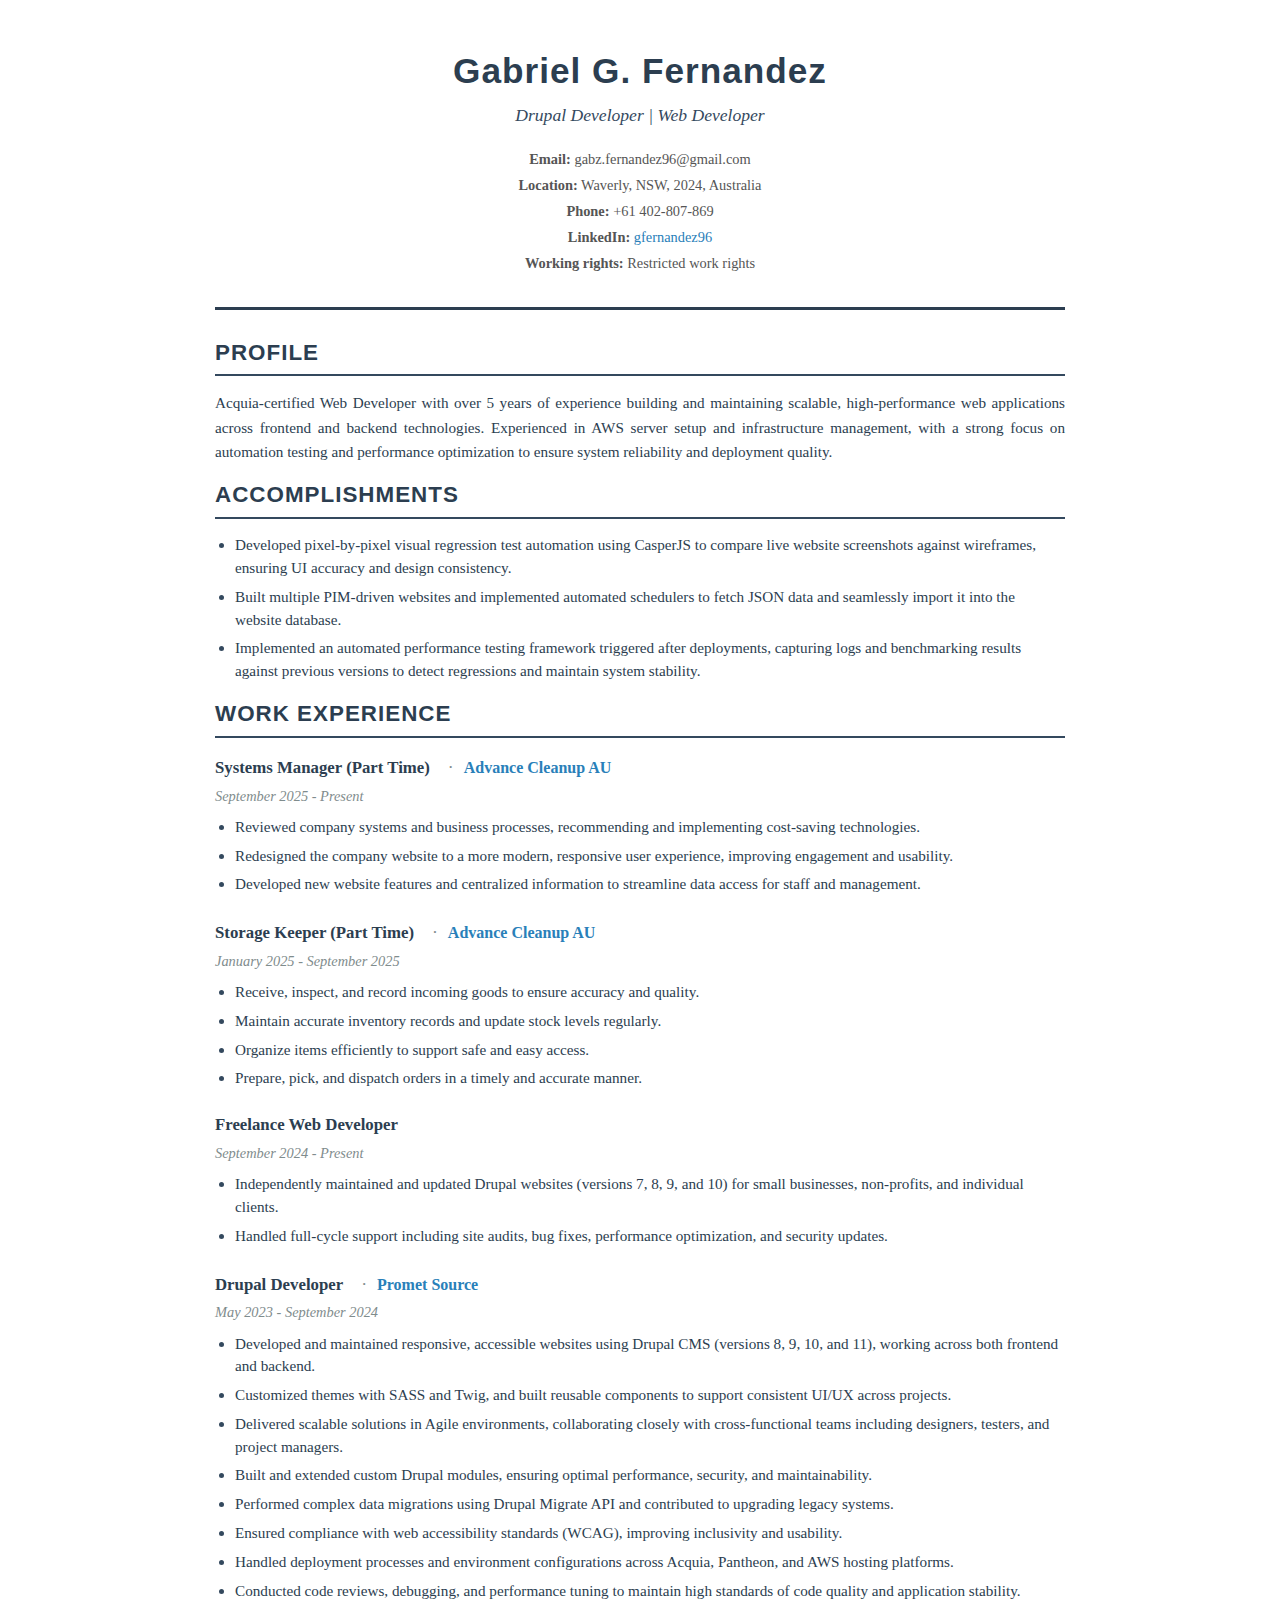
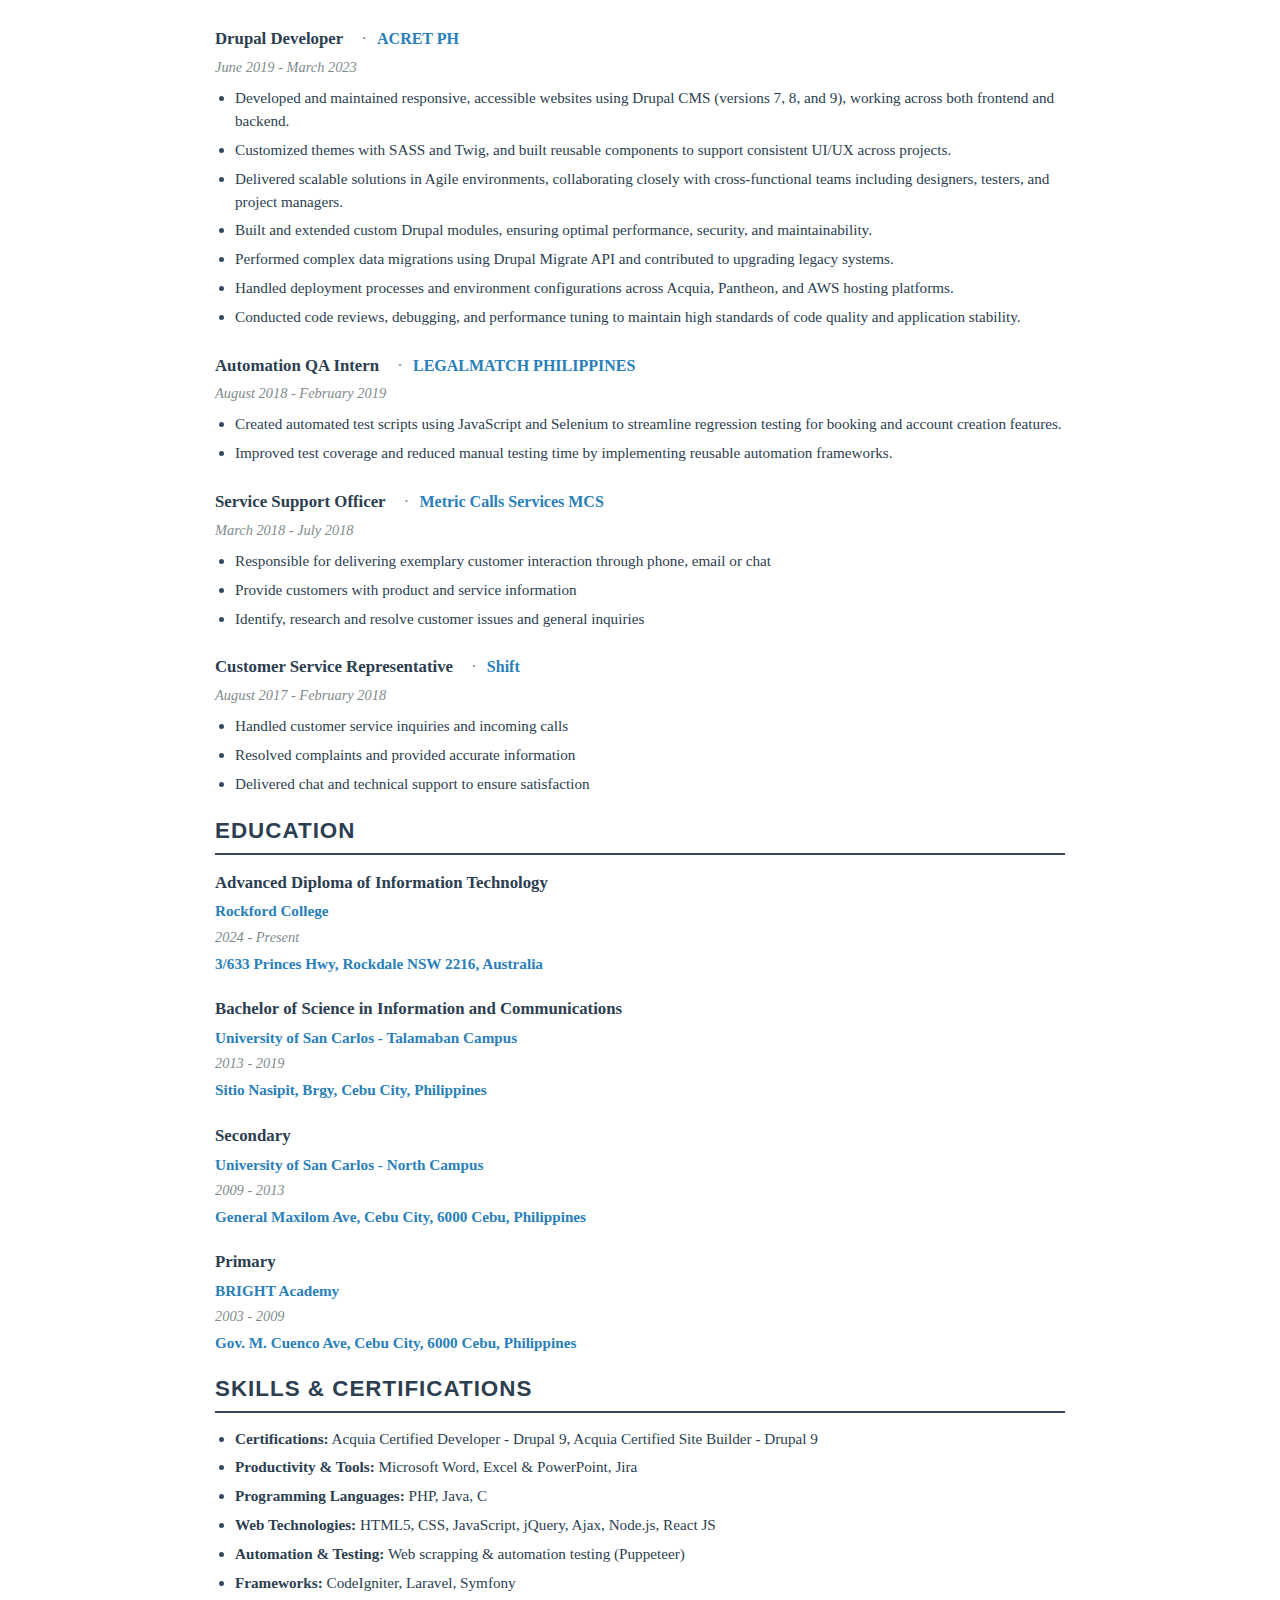
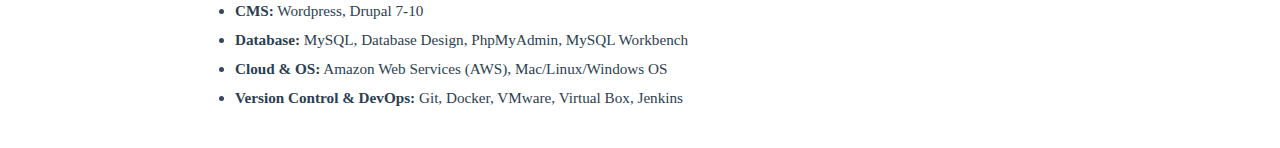
<file: cv_drupal_dev.html>
<!DOCTYPE html>
<html lang="en">
<head>
  <meta charset="UTF-8">
  <meta name="viewport" content="width=device-width, initial-scale=1.0">
  <title>Gabriel Fernandez - CV</title>
  <link rel="stylesheet" href="css/main.css">
  <style>
    * {
      margin: 0;
      padding: 0;
      box-sizing: border-box;
    }

    body {
      font-family: 'Georgia', 'Times New Roman', serif;
      background: #ffffff;
      color: #2c3e50;
      line-height: 1.6;
      padding: 20px;
    }

    .cv-container {
      max-width: 850px;
      margin: 0 auto;
      background: #fff;
      padding: 0;
    }

    .cv-header {
      text-align: center;
      padding: 30px 0;
      border-bottom: 3px solid #2c3e50;
      margin-bottom: 30px;
    }

    .cv-header h1 {
      font-size: 2.2rem;
      color: #2c3e50;
      margin-bottom: 8px;
      font-weight: 600;
      letter-spacing: 1px;
    }

    .cv-header > div > p:first-of-type {
      font-size: 1.1rem;
      color: #34495e;
      margin-bottom: 15px;
      font-style: italic;
    }

    .cv-header p {
      font-size: 0.9rem;
      color: #555;
      line-height: 1.8;
    }

    .cv-header a {
      color: #2980b9;
      text-decoration: none;
    }

    .cv-header a:hover {
      text-decoration: underline;
    }

    .cv-section {
      margin-bottom: 18px;
    }

    .cv-section h2 {
      color: #2c3e50;
      font-size: 1.4rem;
      font-weight: 600;
      margin-bottom: 15px;
      padding-bottom: 8px;
      border-bottom: 2px solid #34495e;
      text-transform: uppercase;
      letter-spacing: 1px;
    }

    .cv-section > p {
      margin-bottom: 10px;
      text-align: justify;
      font-size: 0.95rem;
    }

    .cv-list {
      list-style: disc;
      padding-left: 20px;
      margin-top: 8px;
    }

    .cv-list li {
      margin-bottom: 6px;
      font-size: 0.95rem;
      line-height: 1.5;
    }

    .cv-list li::marker {
      color: #34495e;
    }

    .cv-job {
      margin-bottom: 22px;
      page-break-inside: avoid;
    }


    .cv-job-header {
      display: flex;
      align-items: baseline;
      gap: 8px;
      margin-bottom: 3px;
    }
    .cv-job-separator {
      color: #7f8c8d;
      font-size: 1.1em;
      margin: 0 2px;
      font-weight: 400;
      user-select: none;
    }
    .cv-job-title {
      font-weight: 700;
      color: #2c3e50;
      font-size: 1.05rem;
      margin-bottom: 0;
      margin-right: 8px;
    }
    .cv-job-company {
      color: #2980b9;
      font-weight: 600;
      font-size: 1rem;
      margin-bottom: 0;
    }

    .cv-job-date {
      color: #7f8c8d;
      font-size: 0.9rem;
      font-style: italic;
      margin-bottom: 8px;
      display: block;
    }

    .cv-education {
      margin-bottom: 20px;
      page-break-inside: avoid;
    }

    .cv-edu-degree {
      font-weight: 700;
      color: #2c3e50;
      font-size: 1.05rem;
      margin-bottom: 3px;
    }

    .cv-edu-school {
      color: #2980b9;
      font-weight: 600;
      font-size: 0.95rem;
      margin-bottom: 2px;
    }

    .cv-edu-date {
      color: #7f8c8d;
      font-size: 0.9rem;
      font-style: italic;
      margin-bottom: 3px;
      display: block;
    }

    .cv-skills {
      display: grid;
      grid-template-columns: repeat(auto-fill, minmax(200px, 1fr));
      gap: 8px;
      margin-top: 10px;
    }

    .cv-skill {
      background: #ecf0f1;
      color: #2c3e50;
      padding: 8px 12px;
      border-radius: 4px;
      font-size: 0.9rem;
      border-left: 3px solid #34495e;
      font-weight: 500;
    }

    @media print {
      body {
        padding: 0;
        background: #fff !important;
        color: #2c3e50 !important;
      }
      .cv-container {
        max-width: 100%;
        box-shadow: none !important;
        background: #fff !important;
      }
      .cv-header {
        page-break-after: avoid;
        border-bottom: 3px solid #2c3e50 !important;
        background: #fff !important;
      }
      .cv-section {
        background: #fff !important;
        color: #2c3e50 !important;
        margin-bottom: 10px !important;
      }
      .cv-section:last-child {
        margin-bottom: 0 !important;
      }
      .cv-section h2 {
        color: #2c3e50 !important;
        border-bottom: 2px solid #34495e !important;
        background: #fff !important;
      }
      .cv-skill {
        background: #ecf0f1 !important;
        color: #2c3e50 !important;
        border-left: 3px solid #34495e !important;
      }
      a, a:visited {
        color: #2980b9 !important;
      }
    }

    @media (max-width: 768px) {
      body {
        padding: 10px;
      }
      .cv-header h1 {
        font-size: 1.8rem;
      }
      .cv-section h2 {
        font-size: 1.2rem;
      }
      .cv-skills {
        grid-template-columns: 1fr;
      }
    }
  </style>
</head>
<body>
  <div class="cv-container">
    <div class="cv-header">
      <div>
        <h1>Gabriel G. Fernandez</h1>
        <p>Drupal Developer | Web Developer</p>
        <p>
          <strong>Email:</strong> gabz.fernandez96@gmail.com<br>
          <strong>Location:</strong> Waverly, NSW, 2024, Australia<br>
          <strong>Phone:</strong> +61 402-807-869<br>
          <strong>LinkedIn:</strong> <a href="https://www.linkedin.com/in/gfernandez96/" target="_blank">gfernandez96</a><br>
          <strong>Working rights:</strong> Restricted work rights
        </p>
      </div>
    </div>
    <div class="cv-section">
      <h2>Profile</h2>
      <p>Acquia-certified Web Developer with over 5 years of experience building and maintaining scalable, high-performance web applications across frontend and backend technologies. Experienced in AWS server setup and infrastructure management, with a strong focus on automation testing and performance optimization to ensure system reliability and deployment quality.</p>
    </div>
    <div class="cv-section">
      <h2>Accomplishments</h2>
      <ul class="cv-list">
        <li>Developed pixel-by-pixel visual regression test automation using CasperJS to compare live website screenshots against wireframes, ensuring UI accuracy and design consistency.</li>
        <li>Built multiple PIM-driven websites and implemented automated schedulers to fetch JSON data and seamlessly import it into the website database.</li>
        <li>Implemented an automated performance testing framework triggered after deployments, capturing logs and benchmarking results against previous versions to detect regressions and maintain system stability.</li>
      </ul>
    </div>
    <div class="cv-section">
      <h2>Work Experience</h2>
      <div class="cv-job">
        <div class="cv-job-header">
          <div class="cv-job-title">Systems Manager (Part Time)</div>
          <span class="cv-job-separator">&middot;</span>
          <div class="cv-job-company">Advance Cleanup AU</div>
        </div>
        <div class="cv-job-date">September 2025 - Present</div>
        <ul class="cv-list">
          <li>Reviewed company systems and business processes, recommending and implementing cost-saving technologies.</li>
          <li>Redesigned the company website to a more modern, responsive user experience, improving engagement and usability.</li>
          <li>Developed new website features and centralized information to streamline data access for staff and management.</li>
        </ul>
      </div>
      <div class="cv-job">
        <div class="cv-job-header">
          <div class="cv-job-title">Storage Keeper (Part Time)</div>
          <span class="cv-job-separator">&middot;</span>
          <div class="cv-job-company">Advance Cleanup AU</div>
        </div>
        <div class="cv-job-date">January 2025 - September 2025</div>
        <ul class="cv-list">
          <li>Receive, inspect, and record incoming goods to ensure accuracy and quality.</li>
          <li>Maintain accurate inventory records and update stock levels regularly.</li>
          <li>Organize items efficiently to support safe and easy access.</li>
          <li>Prepare, pick, and dispatch orders in a timely and accurate manner.</li>
        </ul>
      </div>
      <div class="cv-job">
        <div class="cv-job-header">
          <div class="cv-job-title">Freelance Web Developer</div>
        </div>
        <div class="cv-job-date">September 2024 - Present</div>
        <ul class="cv-list">
          <li>Independently maintained and updated Drupal websites (versions 7, 8, 9, and 10) for small businesses, non-profits, and individual clients.</li>
          <li>Handled full-cycle support including site audits, bug fixes, performance optimization, and security updates.</li>
        </ul>
      </div>
      <div class="cv-job">
        <div class="cv-job-header">
          <div class="cv-job-title">Drupal Developer</div>
          <span class="cv-job-separator">&middot;</span>
          <div class="cv-job-company">Promet Source</div>
        </div>
        <div class="cv-job-date">May 2023 - September 2024</div>
        <ul class="cv-list">
          <li>Developed and maintained responsive, accessible websites using Drupal CMS (versions 8, 9, 10, and 11), working across both frontend and backend.</li>
          <li>Customized themes with SASS and Twig, and built reusable components to support consistent UI/UX across projects.</li>
          <li>Delivered scalable solutions in Agile environments, collaborating closely with cross-functional teams including designers, testers, and project managers.</li>
          <li>Built and extended custom Drupal modules, ensuring optimal performance, security, and maintainability.</li>
          <li>Performed complex data migrations using Drupal Migrate API and contributed to upgrading legacy systems.</li>
          <li>Ensured compliance with web accessibility standards (WCAG), improving inclusivity and usability.</li>
          <li>Handled deployment processes and environment configurations across Acquia, Pantheon, and AWS hosting platforms.</li>
          <li>Conducted code reviews, debugging, and performance tuning to maintain high standards of code quality and application stability.</li>
        </ul>
      </div>
      <div class="cv-job">
        <div class="cv-job-header">
          <div class="cv-job-title">Drupal Developer</div>
          <span class="cv-job-separator">&middot;</span>
          <div class="cv-job-company">ACRET PH</div>
        </div>
        <div class="cv-job-date">June 2019 - March 2023</div>
        <ul class="cv-list">
          <li>Developed and maintained responsive, accessible websites using Drupal CMS (versions 7, 8, and 9), working across both frontend and backend.</li>
          <li>Customized themes with SASS and Twig, and built reusable components to support consistent UI/UX across projects.</li>
          <li>Delivered scalable solutions in Agile environments, collaborating closely with cross-functional teams including designers, testers, and project managers.</li>
          <li>Built and extended custom Drupal modules, ensuring optimal performance, security, and maintainability.</li>
          <li>Performed complex data migrations using Drupal Migrate API and contributed to upgrading legacy systems.</li>
          <li>Handled deployment processes and environment configurations across Acquia, Pantheon, and AWS hosting platforms.</li>
          <li>Conducted code reviews, debugging, and performance tuning to maintain high standards of code quality and application stability.</li>
        </ul>
      </div>
      <div class="cv-job">
        <div class="cv-job-header">
          <div class="cv-job-title">Automation QA Intern</div>
          <span class="cv-job-separator">&middot;</span>
          <div class="cv-job-company">LEGALMATCH PHILIPPINES</div>
        </div>
        <div class="cv-job-date">August 2018 - February 2019</div>
        <ul class="cv-list">
          <li>Created automated test scripts using JavaScript and Selenium to streamline regression testing for booking and account creation features.</li>
          <li>Improved test coverage and reduced manual testing time by implementing reusable automation frameworks.</li>
        </ul>
      </div>
      <div class="cv-job">
        <div class="cv-job-header">
          <div class="cv-job-title">Service Support Officer</div>
          <span class="cv-job-separator">&middot;</span>
          <div class="cv-job-company">Metric Calls Services MCS</div>
        </div>
        <div class="cv-job-date">March 2018 - July 2018</div>
        <ul class="cv-list">
          <li>Responsible for delivering exemplary customer interaction through phone, email or chat</li>
          <li>Provide customers with product and service information</li>
          <li>Identify, research and resolve customer issues and general inquiries</li>
        </ul>
      </div>
            <div class="cv-job">
              <div class="cv-job-header">
                <div class="cv-job-title">Customer Service Representative</div>
                <span class="cv-job-separator">&middot;</span>
                <div class="cv-job-company">Shift</div>
              </div>
              <div class="cv-job-date">August 2017 - February 2018</div>
              <ul class="cv-list">
                <li>Handled customer service inquiries and incoming calls</li>
                <li>Resolved complaints and provided accurate information</li>
                <li>Delivered chat and technical support to ensure satisfaction</li>
              </ul>
            </div>
    </div>
    <div class="cv-section">
      <h2>Education</h2>
      <div class="cv-education">
        <div class="cv-edu-degree">Advanced Diploma of Information Technology</div>
        <div class="cv-edu-school">Rockford College</div>
        <div class="cv-edu-date">2024 - Present</div>
        <div class="cv-edu-school">3/633 Princes Hwy, Rockdale NSW 2216, Australia</div>
      </div>
      <div class="cv-education">
        <div class="cv-edu-degree">Bachelor of Science in Information and Communications</div>
        <div class="cv-edu-school">University of San Carlos - Talamaban Campus</div>
        <div class="cv-edu-date">2013 - 2019</div>
        <div class="cv-edu-school">Sitio Nasipit, Brgy, Cebu City, Philippines</div>
      </div>
      <div class="cv-education">
        <div class="cv-edu-degree">Secondary</div>
        <div class="cv-edu-school">University of San Carlos - North Campus</div>
        <div class="cv-edu-date">2009 - 2013</div>
        <div class="cv-edu-school">General Maxilom Ave, Cebu City, 6000 Cebu, Philippines</div>
      </div>
      <div class="cv-education">
        <div class="cv-edu-degree">Primary</div>
        <div class="cv-edu-school">BRIGHT Academy</div>
        <div class="cv-edu-date">2003 - 2009</div>
        <div class="cv-edu-school">Gov. M. Cuenco Ave, Cebu City, 6000 Cebu, Philippines</div>
      </div>
    </div>
    <div class="cv-section">
      <h2>Skills & Certifications</h2>
      <ul class="cv-list">
        <li><strong>Certifications:</strong> Acquia Certified Developer - Drupal 9, Acquia Certified Site Builder - Drupal 9</li>
        <li><strong>Productivity & Tools:</strong> Microsoft Word, Excel & PowerPoint, Jira</li>
        <li><strong>Programming Languages:</strong> PHP, Java, C</li>
        <li><strong>Web Technologies:</strong> HTML5, CSS, JavaScript, jQuery, Ajax, Node.js, React JS</li>
        <li><strong>Automation & Testing:</strong> Web scrapping & automation testing (Puppeteer)</li>
        <li><strong>Frameworks:</strong> CodeIgniter, Laravel, Symfony</li>
        <li><strong>CMS:</strong> Wordpress, Drupal 7-10</li>
        <li><strong>Database:</strong> MySQL, Database Design, PhpMyAdmin, MySQL Workbench</li>
        <li><strong>Cloud & OS:</strong> Amazon Web Services (AWS), Mac/Linux/Windows OS</li>
        <li><strong>Version Control & DevOps:</strong> Git, Docker, VMware, Virtual Box, Jenkins</li>
      </ul>
    </div>
  </div>
</body>
</html>
</file>
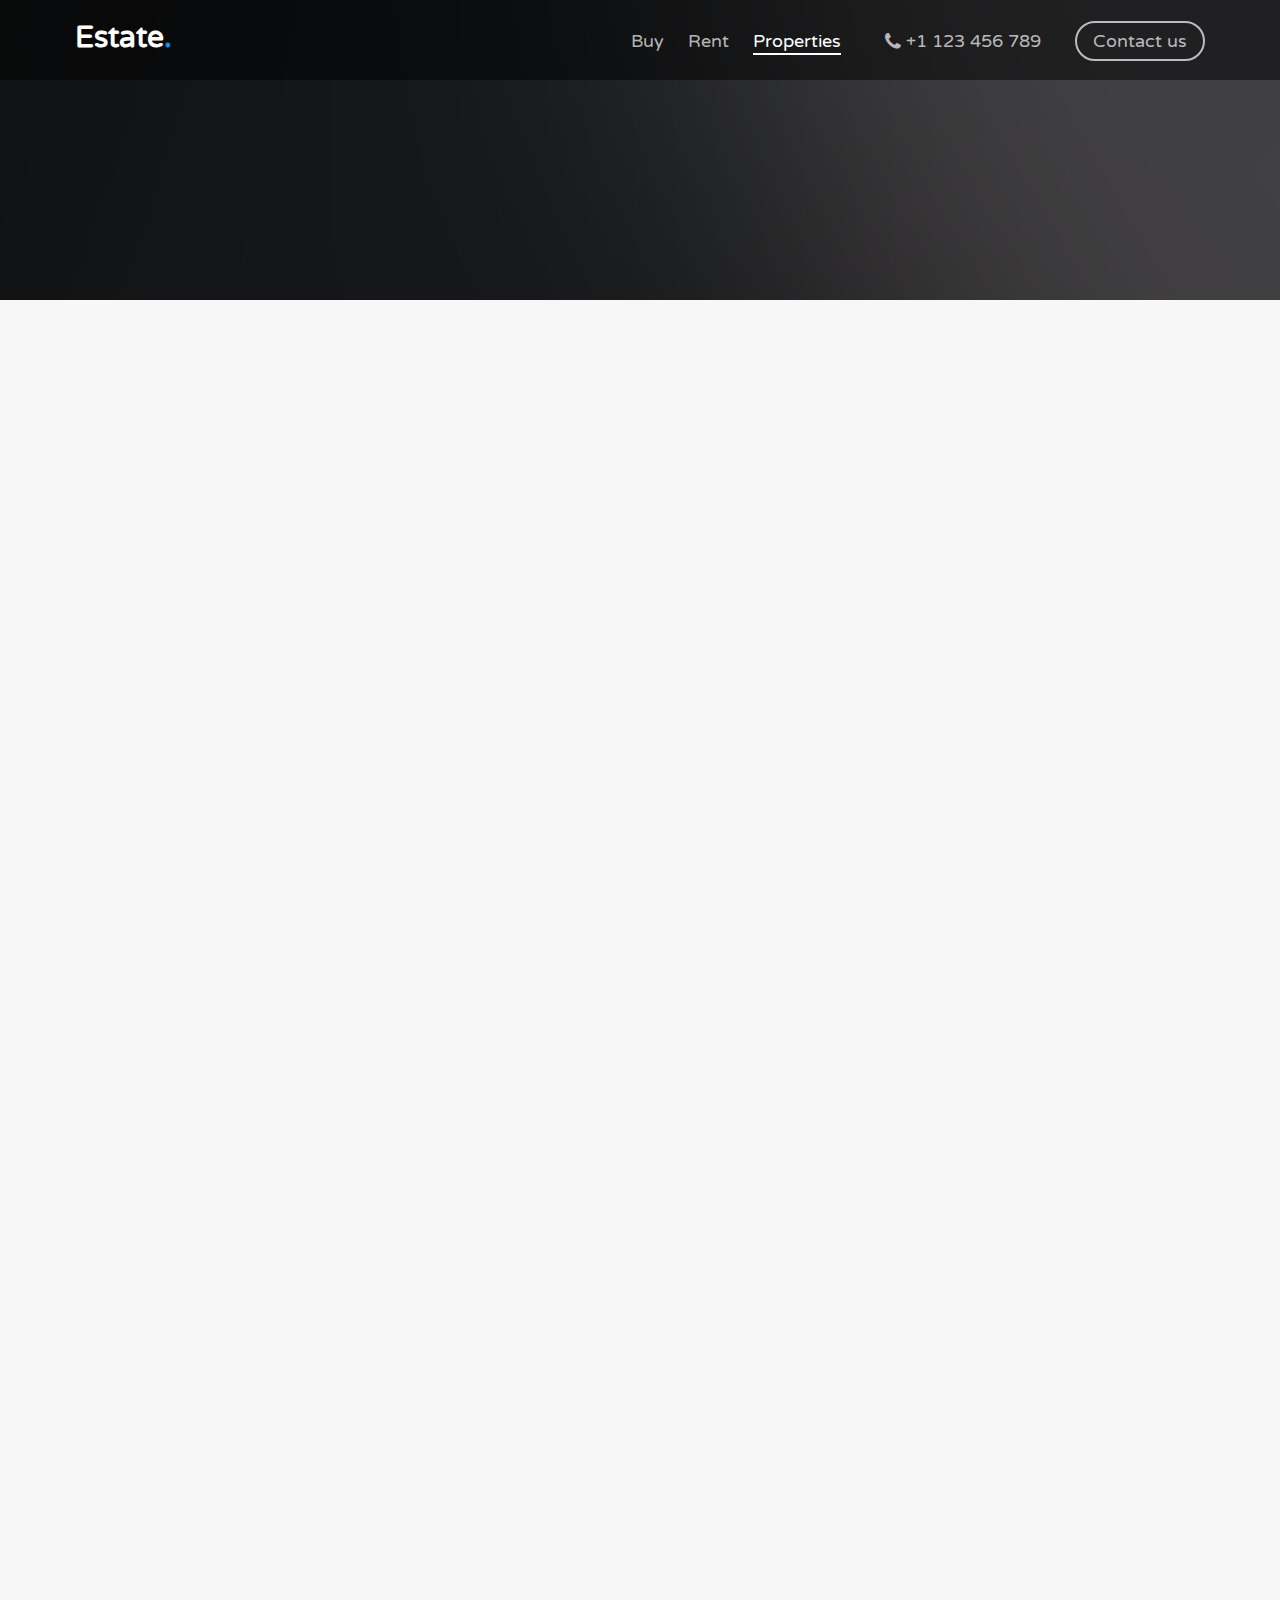
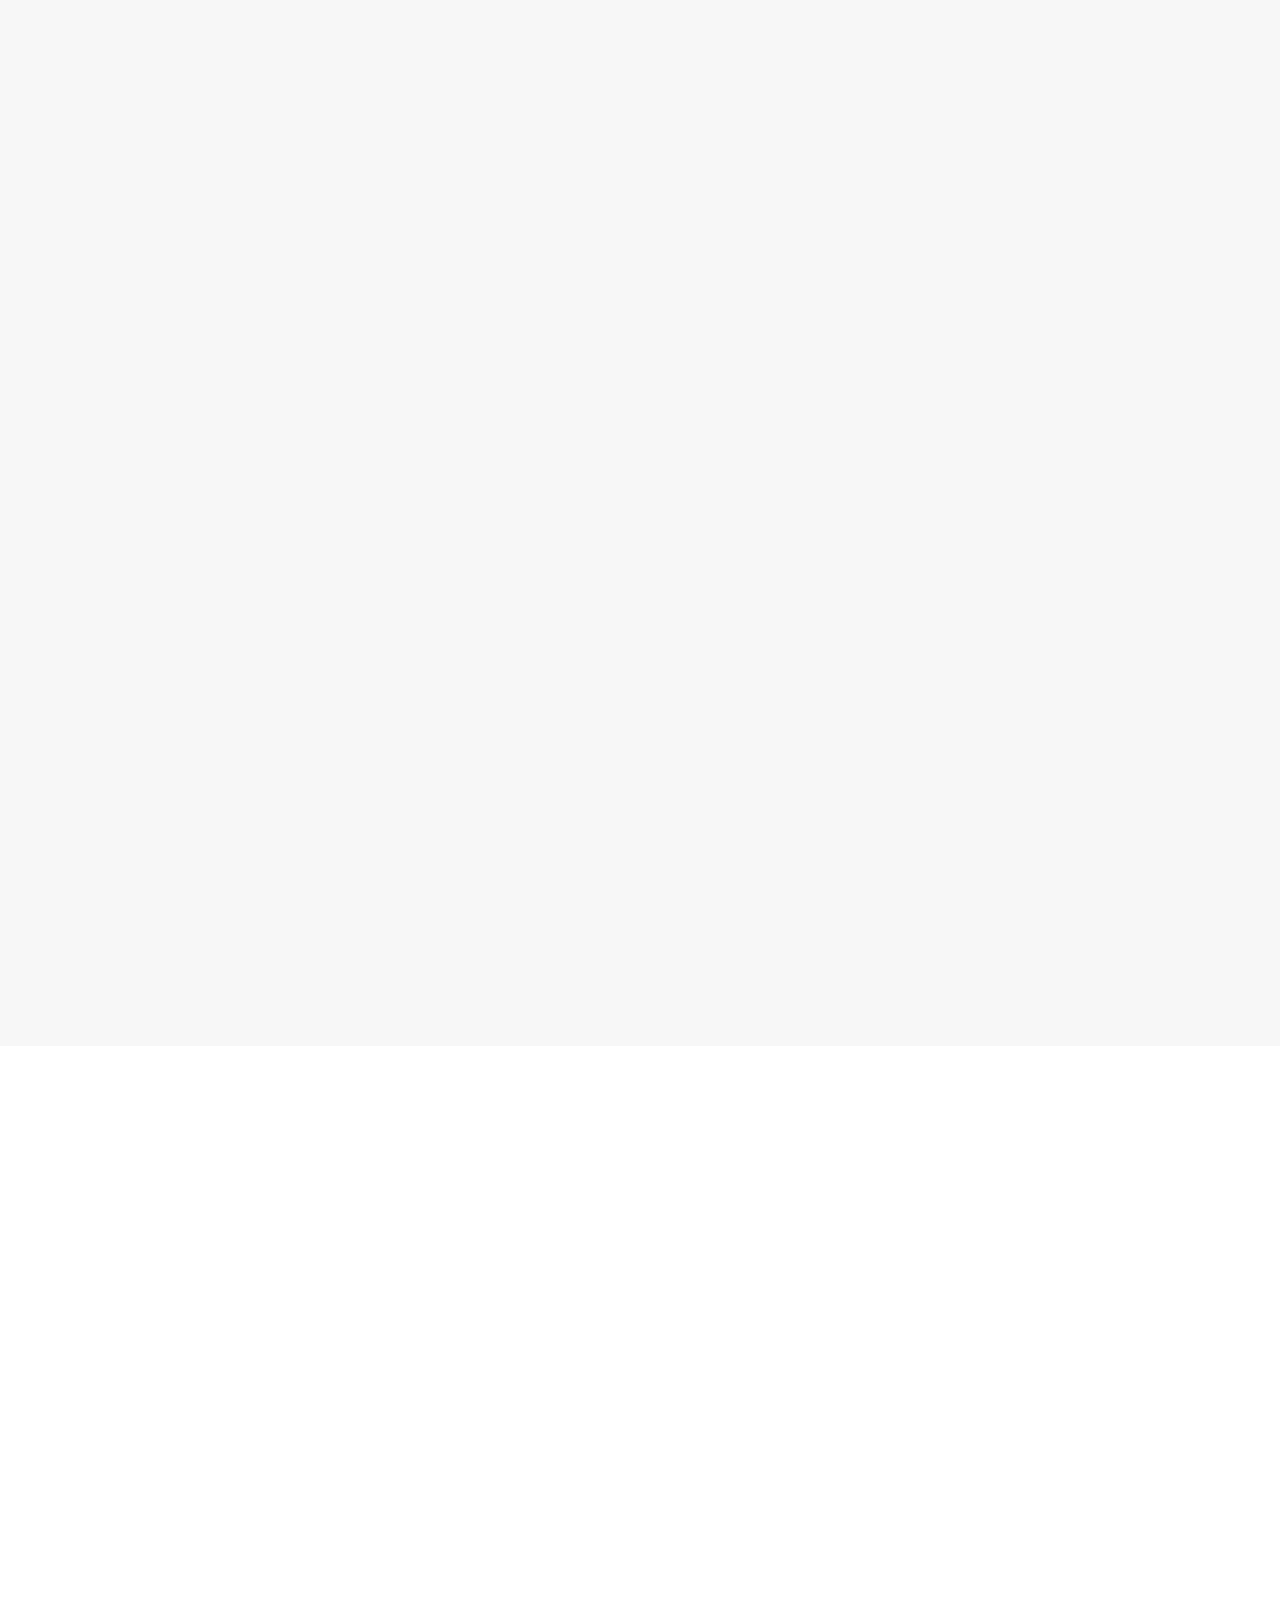
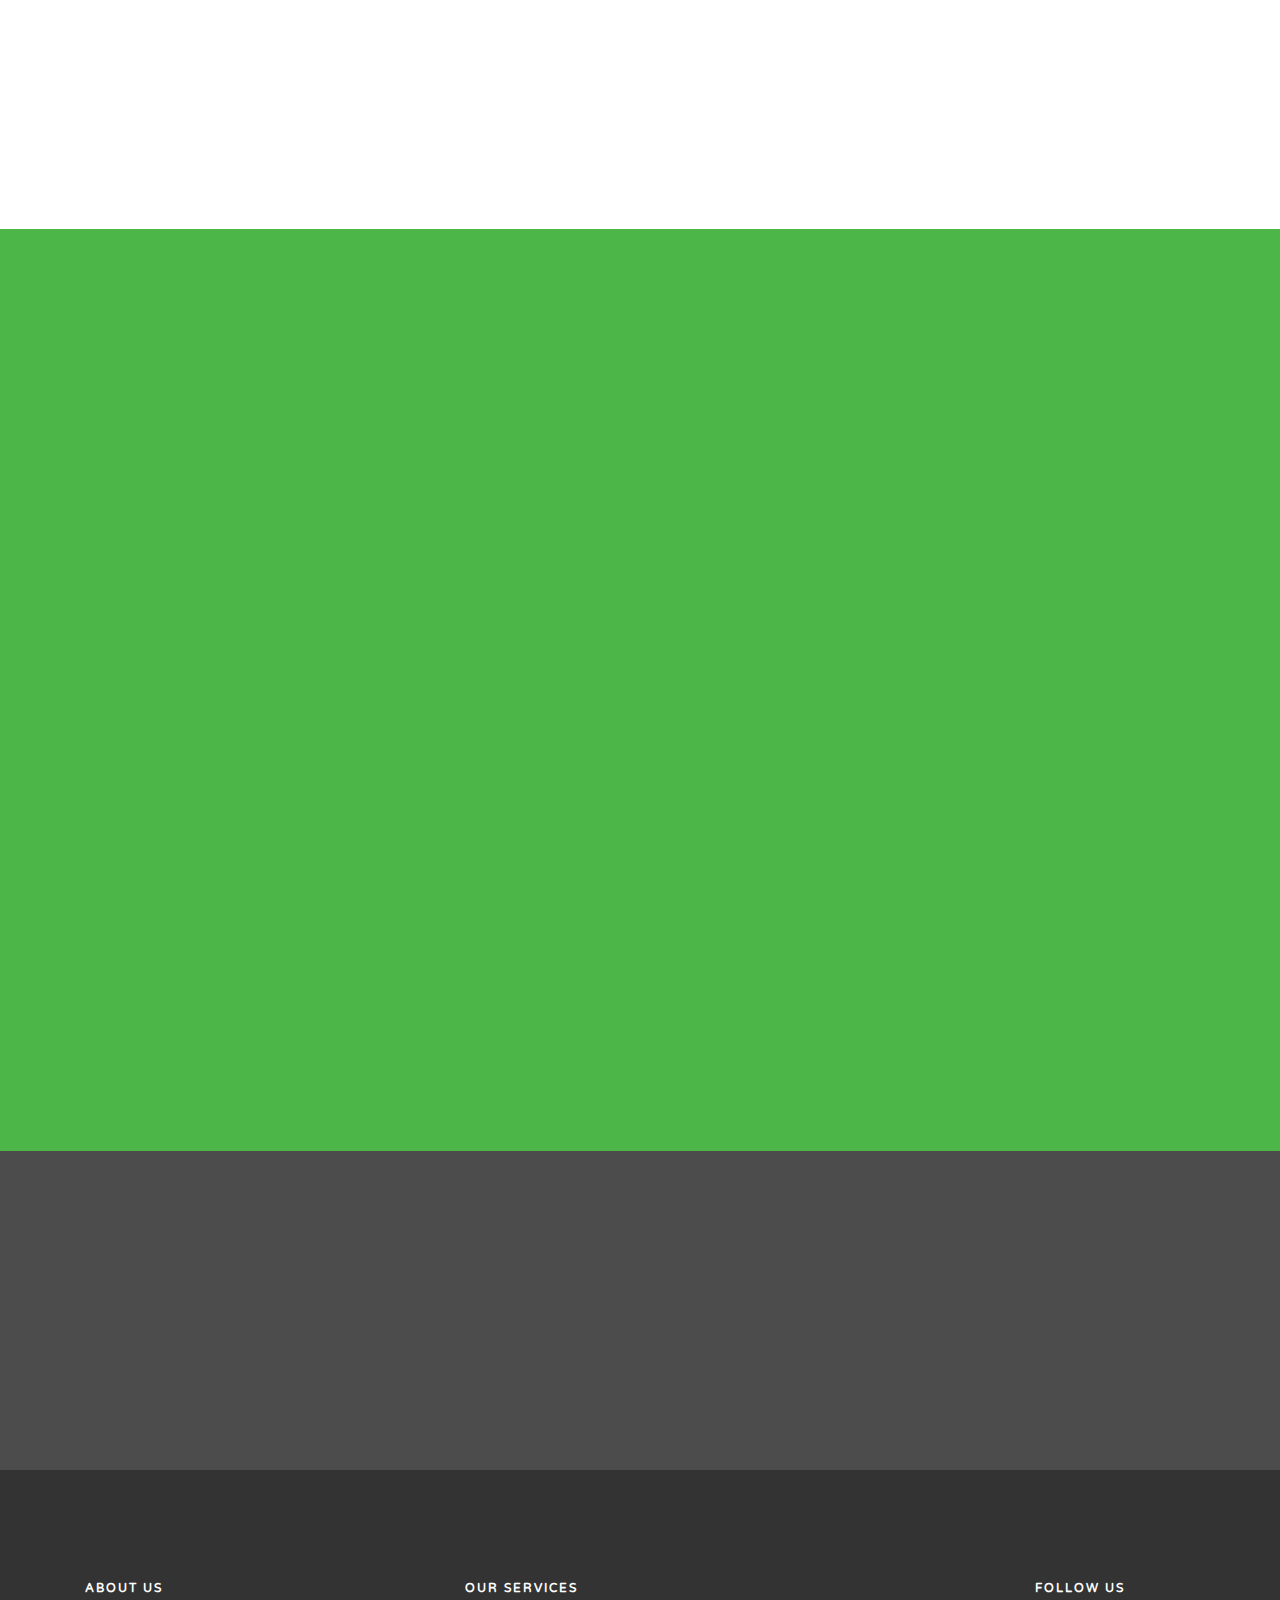
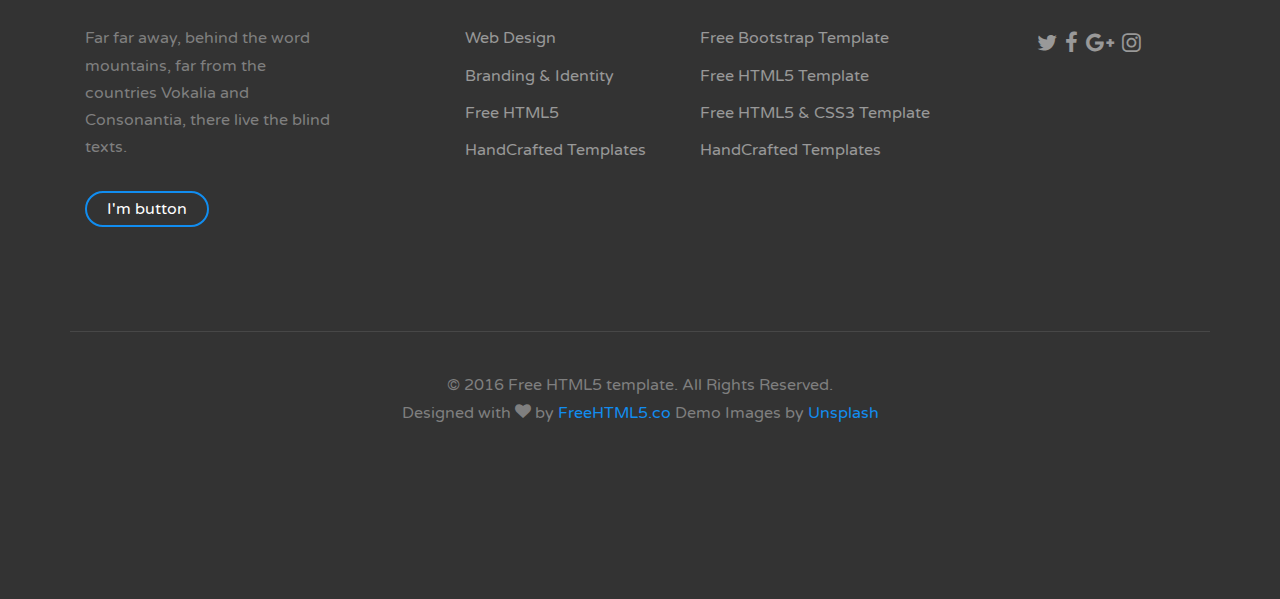
<file: properties.html>
<!DOCTYPE html>
<!--[if lt IE 7]>      <html class="no-js lt-ie9 lt-ie8 lt-ie7"> <![endif]-->
<!--[if IE 7]>         <html class="no-js lt-ie9 lt-ie8"> <![endif]-->
<!--[if IE 8]>         <html class="no-js lt-ie9"> <![endif]-->
<!--[if gt IE 8]><!--> <html class="no-js"> <!--<![endif]-->
	<head>
	<meta charset="utf-8">
	<meta http-equiv="X-UA-Compatible" content="IE=edge">
	<title>Estate &mdash; Free HTML5 Bootstrap Website Template by FreeHTML5.co</title>
	<meta name="viewport" content="width=device-width, initial-scale=1">
	<meta name="description" content="Free HTML5 Website Template by FreeHTML5.co" />
	<meta name="keywords" content="free website templates, free html5, free template, free bootstrap, free website template, html5, css3, mobile first, responsive" />
	<meta name="author" content="FreeHTML5.co" />

  <!-- 
	//////////////////////////////////////////////////////

	FREE HTML5 TEMPLATE 
	DESIGNED & DEVELOPED by FreeHTML5.co
		
	Website: 		http://freehtml5.co/
	Email: 			info@freehtml5.co
	Twitter: 		http://twitter.com/fh5co
	Facebook: 		https://www.facebook.com/fh5co

	//////////////////////////////////////////////////////
	 -->

  	<!-- Facebook and Twitter integration -->
	<meta property="og:title" content=""/>
	<meta property="og:image" content=""/>
	<meta property="og:url" content=""/>
	<meta property="og:site_name" content=""/>
	<meta property="og:description" content=""/>
	<meta name="twitter:title" content="" />
	<meta name="twitter:image" content="" />
	<meta name="twitter:url" content="" />
	<meta name="twitter:card" content="" />

	<!-- Place favicon.ico and apple-touch-icon.png in the root directory -->
	<link rel="shortcut icon" href="favicon.ico">
	<link href='https://fonts.googleapis.com/css?family=Varela+Round' rel='stylesheet' type='text/css'>
	<!-- <link href='https://fonts.googleapis.com/css?family=Open+Sans:400,300,600,400italic,700' rel='stylesheet' type='text/css'> -->
	
	<!-- Animate.css -->
	<link rel="stylesheet" href="css/animate.css">
	<!-- Icomoon Icon Fonts-->
	<link rel="stylesheet" href="css/icomoon.css">
	<!-- Bootstrap  -->
	<link rel="stylesheet" href="css/bootstrap.css">
	<!-- Flexslider  -->
	<link rel="stylesheet" href="css/flexslider.css">
	<!-- Theme style  -->
	<link rel="stylesheet" href="css/style.css">

	<!-- Modernizr JS -->
	<script src="js/modernizr-2.6.2.min.js"></script>
	<!-- FOR IE9 below -->
	<!--[if lt IE 9]>
	<script src="js/respond.min.js"></script>
	<![endif]-->

	</head>
	<body>
	
	
	<div id="fh5co-page">
	<header id="fh5co-header" role="banner">
		<div class="container">
			<div class="row">
				<div class="header-inner">
					<h1><a href="index.html">Estate<span>.</span></a></h1>
					<nav role="navigation">
						<ul>
							<li><a href="buy.html">Buy</a></li>
							<li><a href="rent.html">Rent</a></li>
							<li class="active"><a href="properties.html">Properties</a></li>
							<li class="call"><a href="tel://123456789"><i class="icon-phone"></i> +1 123 456 789</a></li>
							<li class="cta"><a href="contact.html">Contact us</a></li>
						</ul>
					</nav>
				</div>
			</div>
		</div>
	</header>

	<div class="fh5co-page-title" style="background-image: url(images/slide_6.jpg);">
		<div class="overlay"></div>
		<div class="container">
			<div class="row">
				<div class="col-md-12 animate-box">
					<h1><span class="colored">All</span> Properties</h1>
				</div>
			</div>
		</div>
	</div>
	<div id="best-deal">
		<div class="container">
			<div class="row">
				<div class="col-md-8 col-md-offset-2 text-center fh5co-heading animate-box" data-animate-effect="fadeIn">
					<h2>We are Offering the Best Real Estate Deals</h2>
					<p>Far far away, behind the word mountains, far from the countries Vokalia and Consonantia, there live the blind texts. </p>
				</div>
				
				<div class="col-md-4 item-block animate-box" data-animate-effect="fadeIn">


					<div class="fh5co-property">
						<figure>
							<img src="images/slide_3.jpg" alt="Free Website Templates FreeHTML5.co" class="img-responsive">
							<a href="#" class="tag">For Sale</a>
						</figure>
						<div class="fh5co-property-innter">
							<h3><a href="#">Villa In Hialeah, Dade County</a></h3>
							<div class="price-status">
		                 	<span class="price">$540,000 </span>
		               </div>
		               <p>Lorem ipsum dolor sit amet consectetur adipisicing elit. Neque dicta magni amet atque doloremque velit unde adipisci omnis hic quaerat.</p>
	            	</div>
	            	<p class="fh5co-property-specification">
	            		<span><strong>3500</strong> Sq Ft</span>  <span><strong>3</strong> Beds</span>  <span><strong>3.5</strong> Baths</span>  <span><strong>2</strong> Garages</span>
	            	</p>
					</div>

					
				</div>
				<div class="col-md-4 item-block animate-box" data-animate-effect="fadeIn">

					<div class="fh5co-property">
						<figure>
							<img src="images/slide_2.jpg" alt="Free Website Templates FreeHTML5.co" class="img-responsive">
							<a href="#" class="tag">For Rent</a>
						</figure>
						<div class="fh5co-property-innter">
							<h3><a href="#">15 Apartments Of Type B</a></h3>
							<div class="price-status">
		                 	<span class="price">$2,000<span class="per">/month</span> </span>
		               </div>
		               <p>Lorem ipsum dolor sit amet consectetur adipisicing elit. Neque dicta magni amet atque doloremque velit unde adipisci omnis hic quaerat.</p>
	            	</div>
	            	<p class="fh5co-property-specification">
	            		<span><strong>3500</strong> Sq Ft</span>  <span><strong>3</strong> Beds</span>  <span><strong>3.5</strong> Baths</span>  <span><strong>2</strong> Garages</span>
	            	</p>
					</div>
					
				</div>
				<div class="col-md-4 item-block animate-box" data-animate-effect="fadeIn">

					<div class="fh5co-property">
						<figure>
							<img src="images/slide_1.jpg" alt="Free Website Templates FreeHTML5.co" class="img-responsive">
							<a href="#" class="tag">For Sale</a>
						</figure>
						<div class="fh5co-property-innter">
							<h3><a href="#">401 Biscayne Boulevard, Miami</a></h3>
							<div class="price-status">
		                 	<span class="price">$1,540,000</span>
		               </div>
		               <p>Lorem ipsum dolor sit amet consectetur adipisicing elit. Neque dicta magni amet atque doloremque velit unde adipisci omnis hic quaerat.</p>
	            	</div>
	            	<p class="fh5co-property-specification">
	            		<span><strong>3500</strong> Sq Ft</span>  <span><strong>3</strong> Beds</span>  <span><strong>3.5</strong> Baths</span>  <span><strong>2</strong> Garages</span>
	            	</p>
					</div>
				</div>

				<div class="col-md-4 item-block animate-box" data-animate-effect="fadeIn">


					<div class="fh5co-property">
						<figure>
							<img src="images/slide_4.jpg" alt="Free Website Templates FreeHTML5.co" class="img-responsive">
							<a href="#" class="tag">For Sale</a>
						</figure>
						<div class="fh5co-property-innter">
							<h3><a href="#">Villa In Hialeah, Dade County</a></h3>
							<div class="price-status">
		                 	<span class="price">$540,000 </span>
		               </div>
		               <p>Lorem ipsum dolor sit amet consectetur adipisicing elit. Neque dicta magni amet atque doloremque velit unde adipisci omnis hic quaerat.</p>
	            	</div>
	            	<p class="fh5co-property-specification">
	            		<span><strong>3500</strong> Sq Ft</span>  <span><strong>3</strong> Beds</span>  <span><strong>3.5</strong> Baths</span>  <span><strong>2</strong> Garages</span>
	            	</p>
					</div>

					
				</div>
				<div class="col-md-4 item-block animate-box" data-animate-effect="fadeIn">

					<div class="fh5co-property">
						<figure>
							<img src="images/slide_5.jpg" alt="Free Website Templates FreeHTML5.co" class="img-responsive">
							<a href="#" class="tag">For Rent</a>
						</figure>
						<div class="fh5co-property-innter">
							<h3><a href="#">15 Apartments Of Type B</a></h3>
							<div class="price-status">
		                 	<span class="price">$2,000<span class="per">/month</span> </span>
		               </div>
		               <p>Lorem ipsum dolor sit amet consectetur adipisicing elit. Neque dicta magni amet atque doloremque velit unde adipisci omnis hic quaerat.</p>
	            	</div>
	            	<p class="fh5co-property-specification">
	            		<span><strong>3500</strong> Sq Ft</span>  <span><strong>3</strong> Beds</span>  <span><strong>3.5</strong> Baths</span>  <span><strong>2</strong> Garages</span>
	            	</p>
					</div>
					
				</div>
				<div class="col-md-4 item-block animate-box" data-animate-effect="fadeIn">

					<div class="fh5co-property">
						<figure>
							<img src="images/slide_6.jpg" alt="Free Website Templates FreeHTML5.co" class="img-responsive">
							<a href="#" class="tag">For Sale</a>
						</figure>
						<div class="fh5co-property-innter">
							<h3><a href="#">401 Biscayne Boulevard, Miami</a></h3>
							<div class="price-status">
		                 	<span class="price">$1,540,000</span>
		               </div>
		               <p>Lorem ipsum dolor sit amet consectetur adipisicing elit. Neque dicta magni amet atque doloremque velit unde adipisci omnis hic quaerat.</p>
	            	</div>
	            	<p class="fh5co-property-specification">
	            		<span><strong>3500</strong> Sq Ft</span>  <span><strong>3</strong> Beds</span>  <span><strong>3.5</strong> Baths</span>  <span><strong>2</strong> Garages</span>
	            	</p>
					</div>
				</div>

				<div class="col-md-4 item-block animate-box" data-animate-effect="fadeIn">


					<div class="fh5co-property">
						<figure>
							<img src="images/slide_3.jpg" alt="Free Website Templates FreeHTML5.co" class="img-responsive">
							<a href="#" class="tag">For Sale</a>
						</figure>
						<div class="fh5co-property-innter">
							<h3><a href="#">Villa In Hialeah, Dade County</a></h3>
							<div class="price-status">
		                 	<span class="price">$540,000 </span>
		               </div>
		               <p>Lorem ipsum dolor sit amet consectetur adipisicing elit. Neque dicta magni amet atque doloremque velit unde adipisci omnis hic quaerat.</p>
	            	</div>
	            	<p class="fh5co-property-specification">
	            		<span><strong>3500</strong> Sq Ft</span>  <span><strong>3</strong> Beds</span>  <span><strong>3.5</strong> Baths</span>  <span><strong>2</strong> Garages</span>
	            	</p>
					</div>

					
				</div>
				<div class="col-md-4 item-block animate-box" data-animate-effect="fadeIn">

					<div class="fh5co-property">
						<figure>
							<img src="images/slide_2.jpg" alt="Free Website Templates FreeHTML5.co" class="img-responsive">
							<a href="#" class="tag">For Rent</a>
						</figure>
						<div class="fh5co-property-innter">
							<h3><a href="#">15 Apartments Of Type B</a></h3>
							<div class="price-status">
		                 	<span class="price">$2,000<span class="per">/month</span> </span>
		               </div>
		               <p>Lorem ipsum dolor sit amet consectetur adipisicing elit. Neque dicta magni amet atque doloremque velit unde adipisci omnis hic quaerat.</p>
	            	</div>
	            	<p class="fh5co-property-specification">
	            		<span><strong>3500</strong> Sq Ft</span>  <span><strong>3</strong> Beds</span>  <span><strong>3.5</strong> Baths</span>  <span><strong>2</strong> Garages</span>
	            	</p>
					</div>
					
				</div>
				<div class="col-md-4 item-block animate-box" data-animate-effect="fadeIn">

					<div class="fh5co-property">
						<figure>
							<img src="images/slide_1.jpg" alt="Free Website Templates FreeHTML5.co" class="img-responsive">
							<a href="#" class="tag">For Sale</a>
						</figure>
						<div class="fh5co-property-innter">
							<h3><a href="#">401 Biscayne Boulevard, Miami</a></h3>
							<div class="price-status">
		                 	<span class="price">$1,540,000</span>
		               </div>
		               <p>Lorem ipsum dolor sit amet consectetur adipisicing elit. Neque dicta magni amet atque doloremque velit unde adipisci omnis hic quaerat.</p>
	            	</div>
	            	<p class="fh5co-property-specification">
	            		<span><strong>3500</strong> Sq Ft</span>  <span><strong>3</strong> Beds</span>  <span><strong>3.5</strong> Baths</span>  <span><strong>2</strong> Garages</span>
	            	</p>
					</div>
				</div>


			</div>
			<div class="row">
				<div class="col-md-12 text-center animate-box" data-animate-effect="fadeIn">
					<nav>
					  <ul class="pagination">
					    <li class="disabled">
					      <a href="#" aria-label="Previous">
					        <span aria-hidden="true">&laquo;</span>
					      </a>
					    </li>
					    <li class="active"><a href="#">1</a></li>
					    <li><a href="#">2</a></li>
					    <li><a href="#">3</a></li>
					    <li><a href="#">4</a></li>
					    <li><a href="#">5</a></li>
					    <li>
					      <a href="#" aria-label="Next">
					        <span aria-hidden="true">&raquo;</span>
					      </a>
					    </li>
					  </ul>
					</nav>
				</div>
			</div>
		</div>
	</div>

	<div id="fh5co-testimonial">
		<div class="container">
			<div class="row">
				<div class="col-md-6 col-md-offset-3 text-center fh5co-heading animate-box" data-animate-effect="fadeIn">
					<h2>Happy Clients</h2>
					<p>Far far away, behind the word mountains, far from the countries Vokalia and Consonantia, there live the blind texts. </p>
				</div>
				<div class="col-md-4 text-center item-block animate-box" data-animate-effect="fadeIn">
					<blockquote>
						<p>&ldquo; She packed her seven versalia, put her initial into the belt and made herself on the way. When she reached the first hills of the Italic Mountains, she had a last view back on the skyline of her hometown Bookmarksgrove, the headline of. &rdquo;</p>
						<p><span class="fh5co-author"><cite>Jason Davidson</cite></span><i class="icon twitter-color icon-twitter pull-right"></i></p>

					</blockquote>
				</div>
				<div class="col-md-4 text-center item-block animate-box" data-animate-effect="fadeIn">
					<blockquote>
						<p>&ldquo; Alphabet Village and the subline of her own road, the Line Lane. Pityful a rethoric question ran over her cheek, then she continued her way. She had a last view back on the skyline of her hometown Bookmarksgrove, the headline of. &rdquo;</p>
						<p><span class="fh5co-author"><cite>Kyle Smith</cite></span><i class="icon googleplus-color icon-google-plus pull-right"></i></p>
					</blockquote>
				</div>
				<div class="col-md-4 text-center item-block animate-box" data-animate-effect="fadeIn">
						
					<blockquote>
						<p>&ldquo; The Big Oxmox advised her not to do so, because there were thousands of bad Commas, wild Question Marks and devious Semikoli, but the Little Blind Text didn’t listen. S	he had a last view back on the skyline of her hometown Bookmarksgrove. &rdquo;</p>
						<p><span class="fh5co-author"><cite>Rick Cook</cite></span><i class="icon facebook-color icon-facebook pull-right"></i></p>
					</blockquote>
				</div>
			</div>
		</div>
	</div>


	<div id="fh5co-agents">
		<div class="container">
			<div class="row">
				<div class="col-md-6 col-md-offset-3 text-center fh5co-heading white animate-box" data-animate-effect="fadeIn">
					<h2>Our Trusted Agents</h2>
					<p>Far far away, behind the word mountains, far from the countries Vokalia and Consonantia, there live the blind texts. </p>
				</div>
				<div class="col-md-4 text-center item-block animate-box" data-animate-effect="fadeIn">

					<div class="fh5co-agent">
						<figure>
							<img src="images/testimonial_person2.jpg" alt="Free Website Template by FreeHTML5.co">
						</figure>
						<h3>John Doe</h3>
						<p>Veniam laudantium rem odio quod, beatae voluptates natus animi fugiat provident voluptatibus. Debitis assumenda, possimus ducimus omnis.</p>
						<p><a href="#" class="btn btn-primary btn-outline">Contact Me</a></p>
					</div>
					
				</div>
				<div class="col-md-4 text-center item-block animate-box" data-animate-effect="fadeIn">
					<div class="fh5co-agent">
						<figure>
							<img src="images/testimonial_person3.jpg" alt="Free Website Template by FreeHTML5.co">
						</figure>
						<h3>John Doe</h3>
						<p>Veniam laudantium rem odio quod, beatae voluptates natus animi fugiat provident voluptatibus. Debitis assumenda, possimus ducimus omnis.</p>
						<p><a href="#" class="btn btn-primary btn-outline">Contact Me</a></p>
					</div>
				</div>
				<div class="col-md-4 text-center item-block animate-box" data-animate-effect="fadeIn">
					<div class="fh5co-agent">
						<figure>
							<img src="images/testimonial_person4.jpg" alt="Free Website Template by FreeHTML5.co">
						</figure>
						<h3>John Doe</h3>
						<p>Veniam laudantium rem odio quod, beatae voluptates natus animi fugiat provident voluptatibus. Debitis assumenda, possimus ducimus omnis.</p>
						<p><a href="#" class="btn btn-primary btn-outline">Contact Me</a></p>
					</div>
				</div>
			</div>
		</div>
	</div>
	

	

	<div class="fh5co-cta" style="background-image: url(images/slide_4.jpg);">
		<div class="overlay"></div>
		<div class="container">
			<div class="col-md-12 text-center animate-box">
				<h3>We Try To Update The Site Everyday</h3>
				<p><a href="#" class="btn btn-primary btn-outline with-arrow">Get started now! <i class="icon-arrow-right"></i></a></p>
			</div>
		</div>
	</div>

	
	<footer id="fh5co-footer" role="contentinfo">
	
		<div class="container">
			<div class="col-md-3 col-sm-12 col-sm-push-0 col-xs-12 col-xs-push-0">
				<h3>About Us</h3>
				<p>Far far away, behind the word mountains, far from the countries Vokalia and Consonantia, there live the blind texts. </p>
				<p><a href="#" class="btn btn-primary btn-outline with-arrow btn-sm">I'm button <i class="icon-arrow-right"></i></a></p>
			</div>
			<div class="col-md-6 col-md-push-1 col-sm-12 col-sm-push-0 col-xs-12 col-xs-push-0">
				<h3>Our Services</h3>
				<ul class="float">
					<li><a href="#">Web Design</a></li>
					<li><a href="#">Branding &amp; Identity</a></li>
					<li><a href="#">Free HTML5</a></li>
					<li><a href="#">HandCrafted Templates</a></li>
				</ul>
				<ul class="float">
					<li><a href="#">Free Bootstrap Template</a></li>
					<li><a href="#">Free HTML5 Template</a></li>
					<li><a href="#">Free HTML5 &amp; CSS3 Template</a></li>
					<li><a href="#">HandCrafted Templates</a></li>
				</ul>

			</div>

			<div class="col-md-2 col-md-push-1 col-sm-12 col-sm-push-0 col-xs-12 col-xs-push-0">
				<h3>Follow Us</h3>
				<ul class="fh5co-social">
					<li><a href="#"><i class="icon-twitter"></i></a></li>
					<li><a href="#"><i class="icon-facebook"></i></a></li>
					<li><a href="#"><i class="icon-google-plus"></i></a></li>
					<li><a href="#"><i class="icon-instagram"></i></a></li>
				</ul>
			</div>
			
			
			<div class="col-md-12 fh5co-copyright text-center">
				<p>&copy; 2016 Free HTML5 template. All Rights Reserved. <span>Designed with <i class="icon-heart"></i> by <a href="http://freehtml5.co/" target="_blank">FreeHTML5.co</a> Demo Images by <a href="http://unsplash.com/" target="_blank">Unsplash</a></span></p>	
			</div>
			
		</div>
	</footer>
	</div>
	
	
	<!-- jQuery -->
	<script src="js/jquery.min.js"></script>
	<!-- jQuery Easing -->
	<script src="js/jquery.easing.1.3.js"></script>
	<!-- Bootstrap -->
	<script src="js/bootstrap.min.js"></script>
	<!-- Waypoints -->
	<script src="js/jquery.waypoints.min.js"></script>
	<!-- Flexslider -->
	<script src="js/jquery.flexslider-min.js"></script>

	<!-- MAIN JS -->
	<script src="js/main.js"></script>

	</body>
</html>
</file>
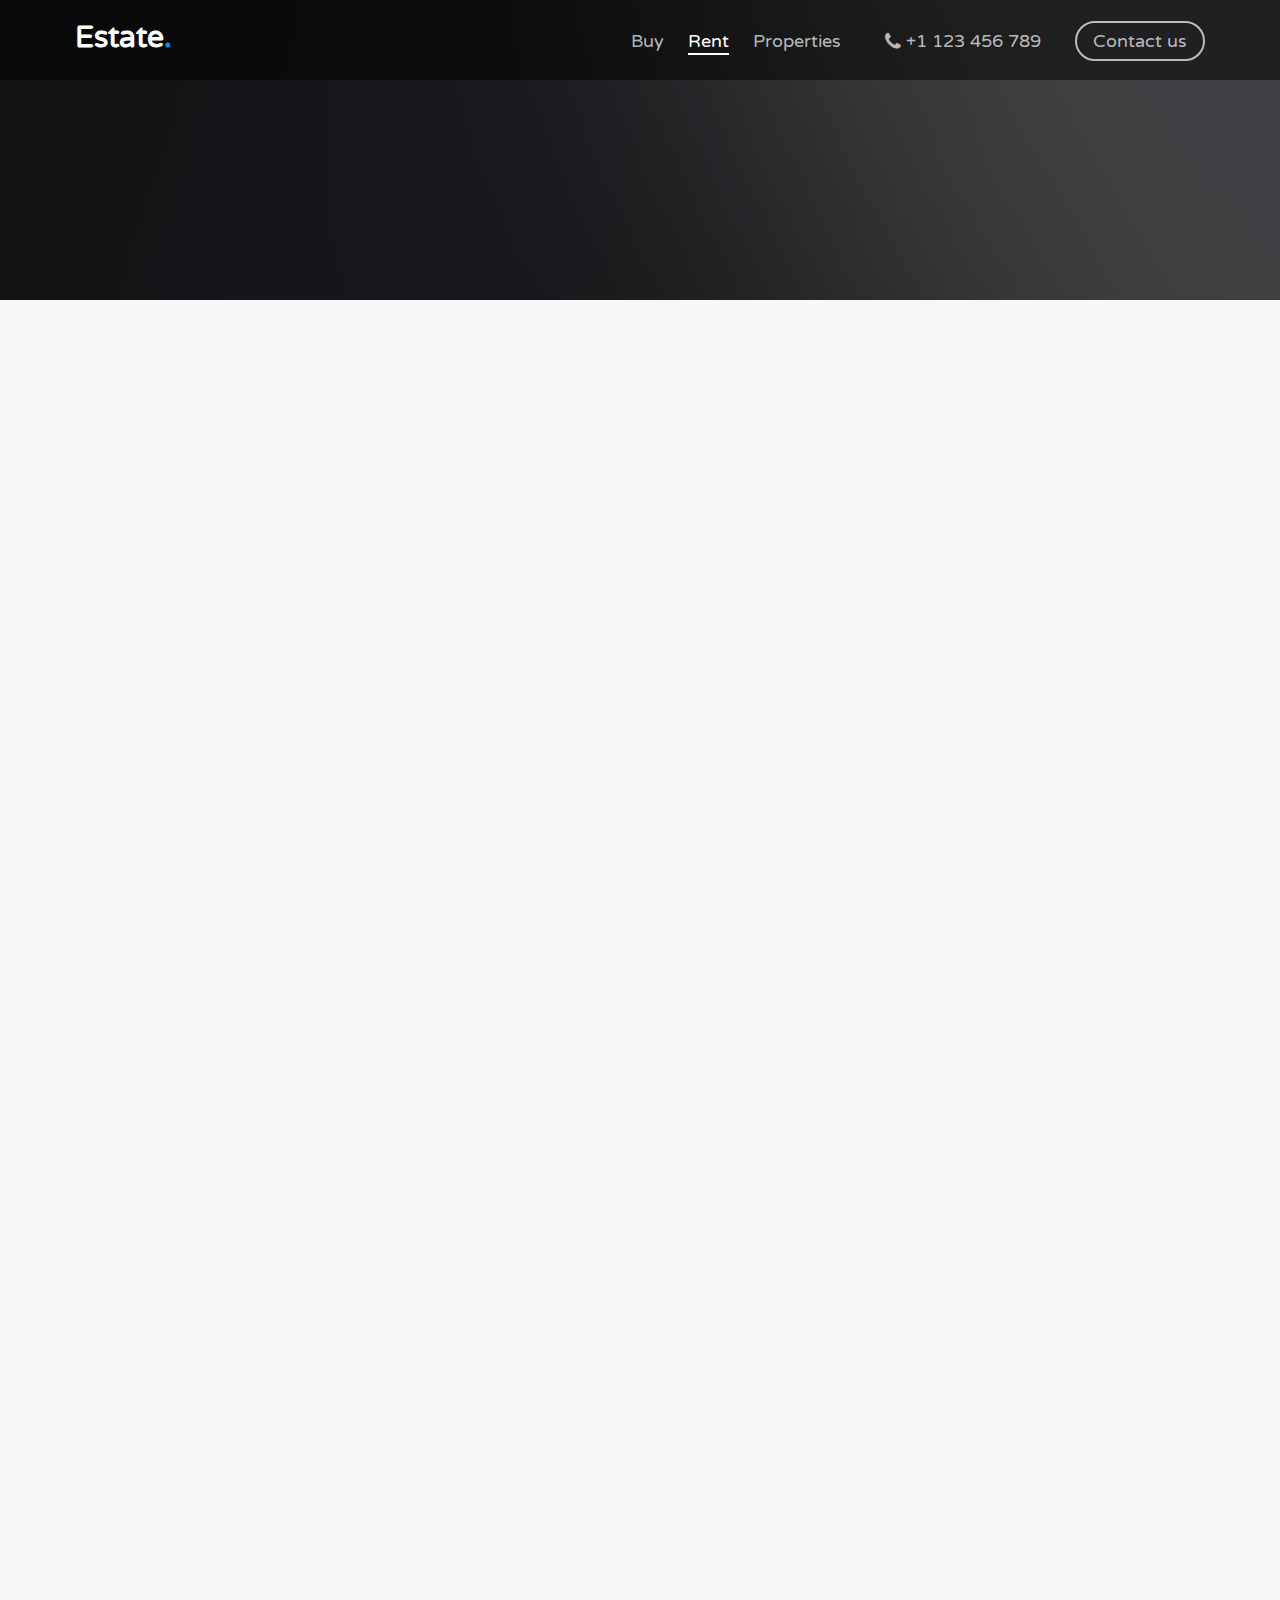
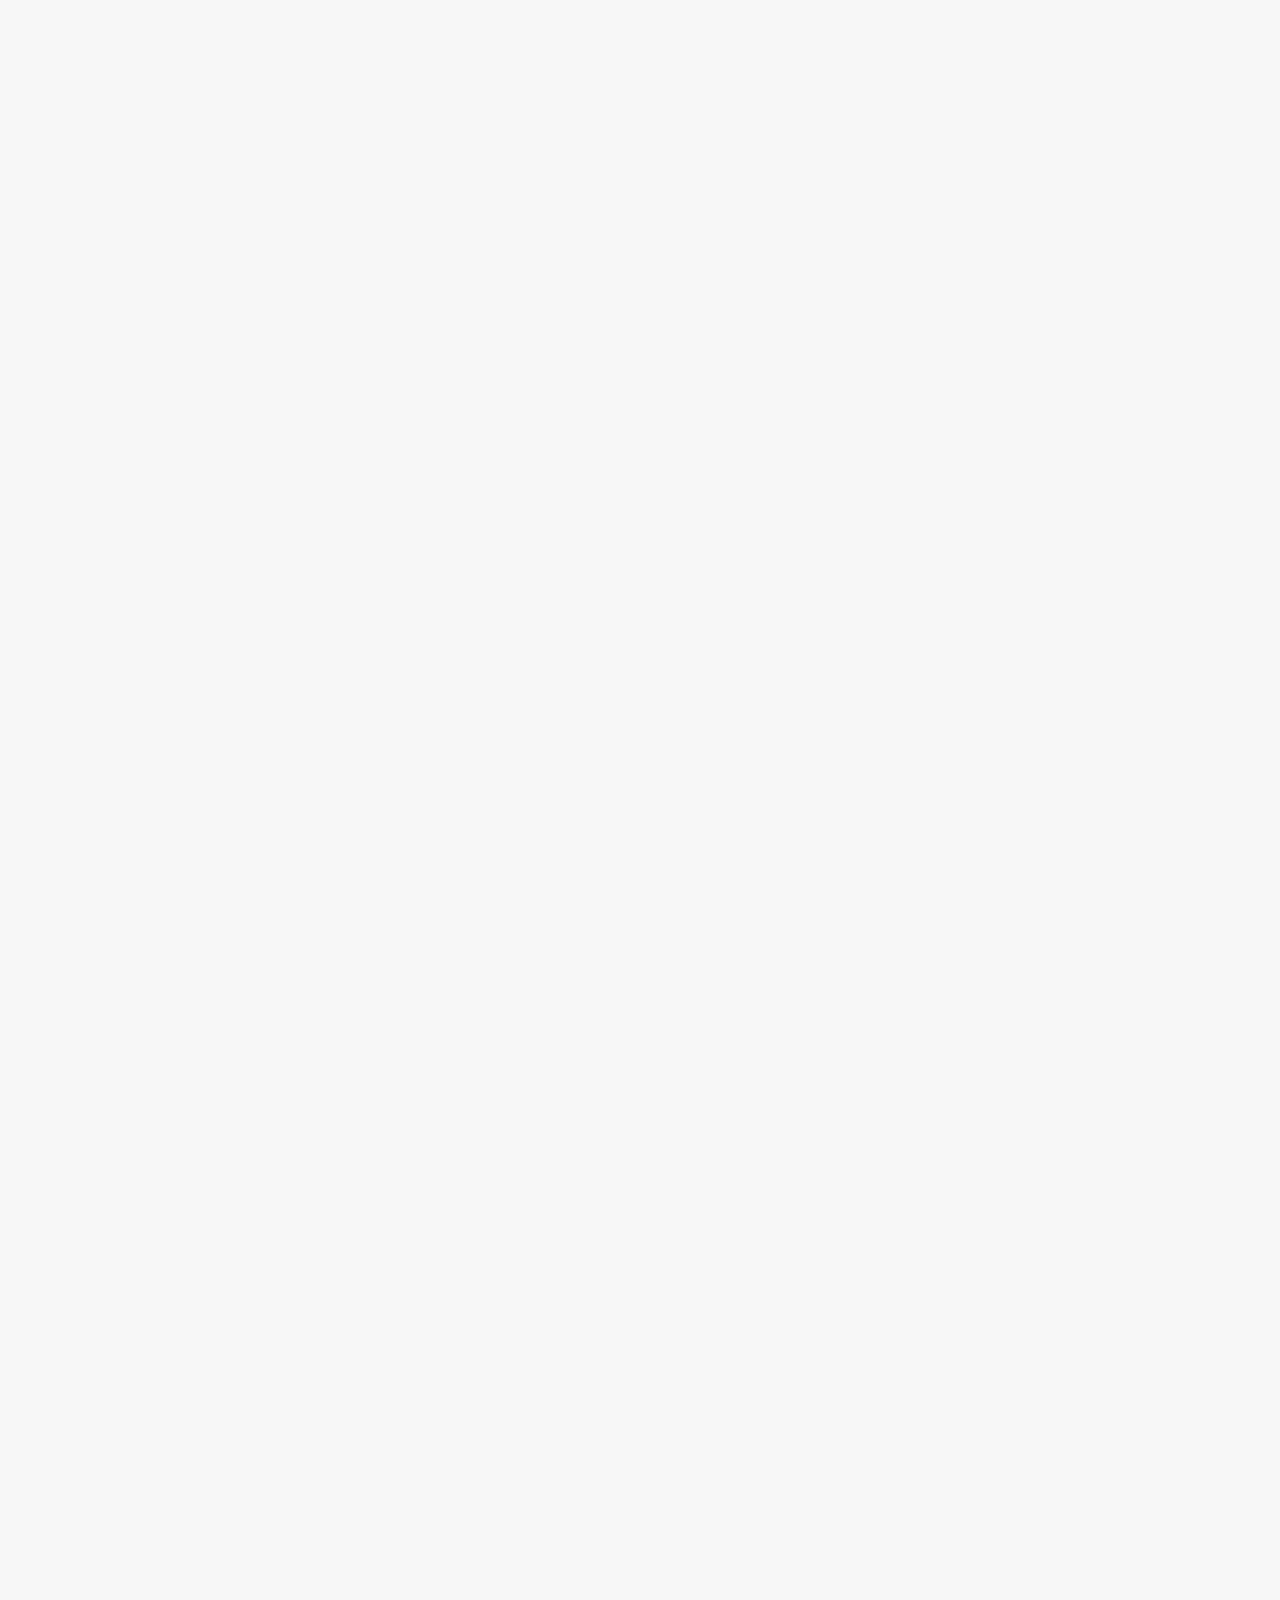
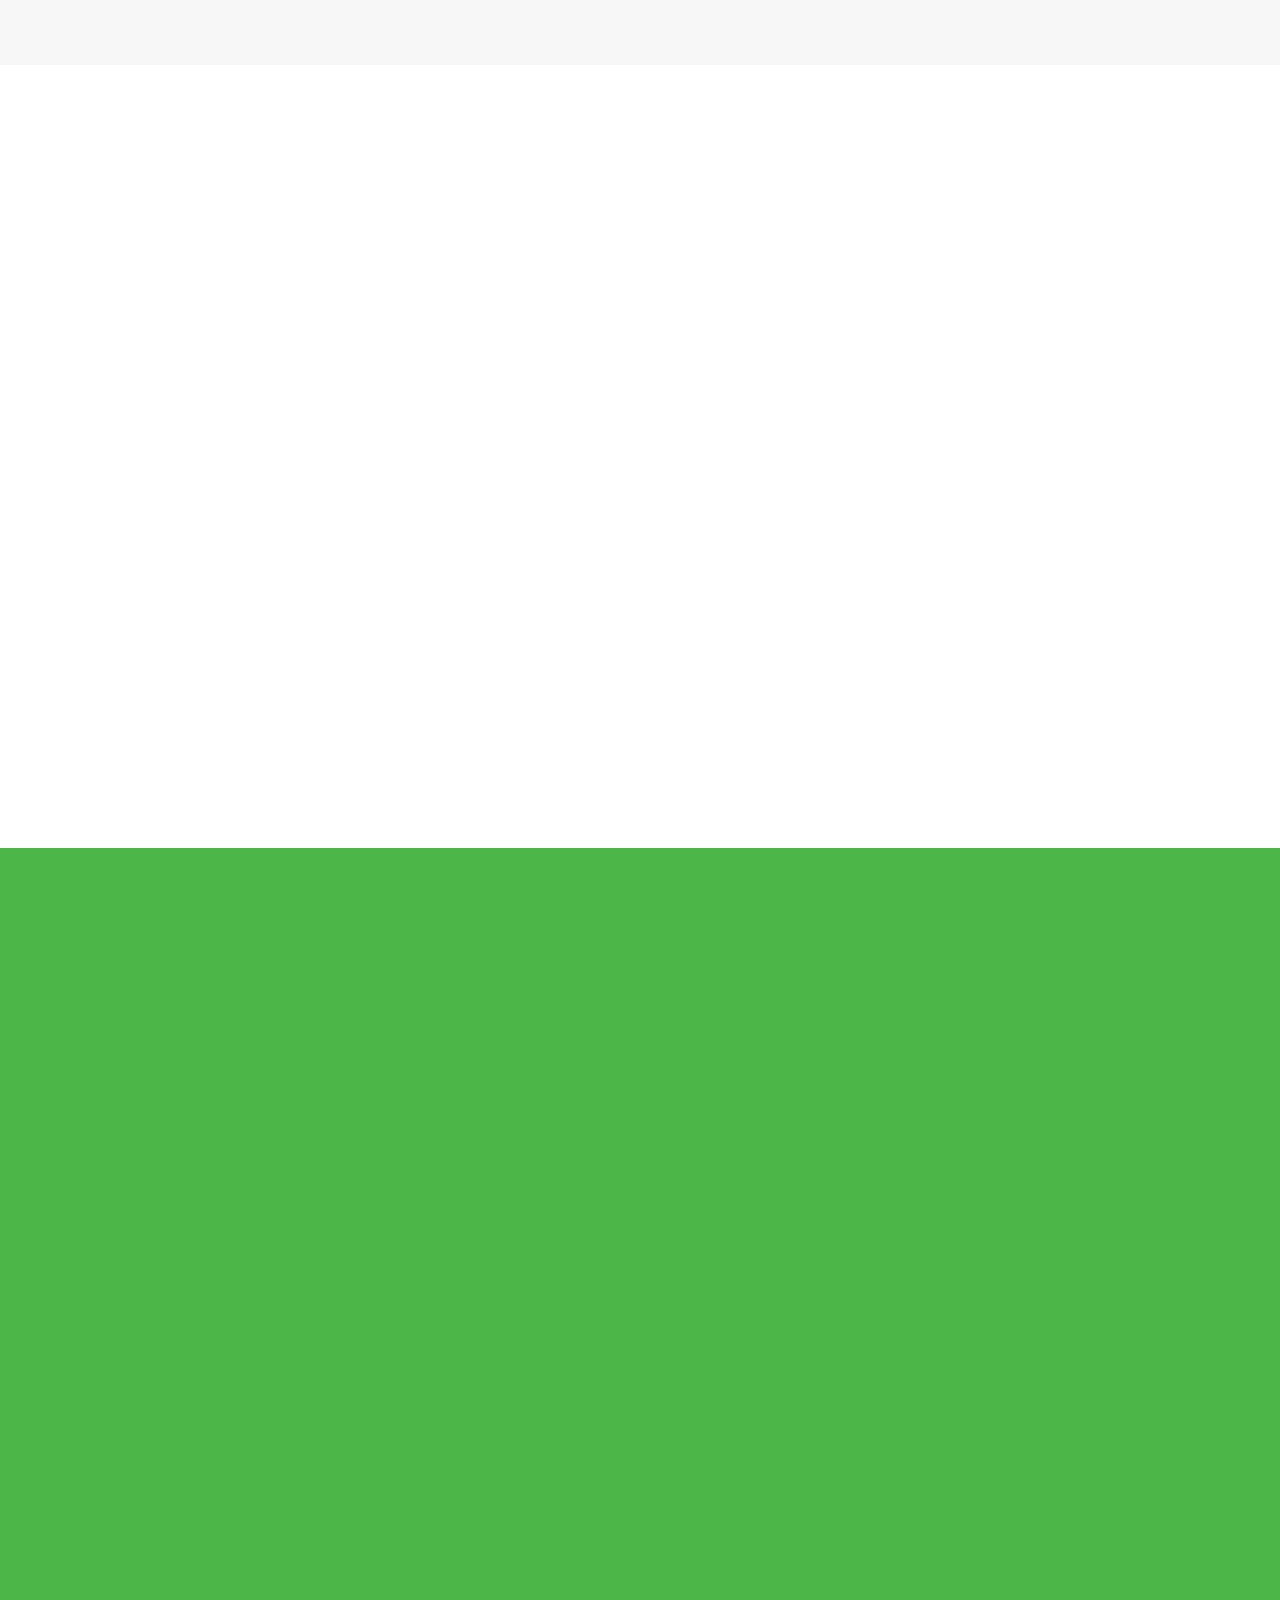
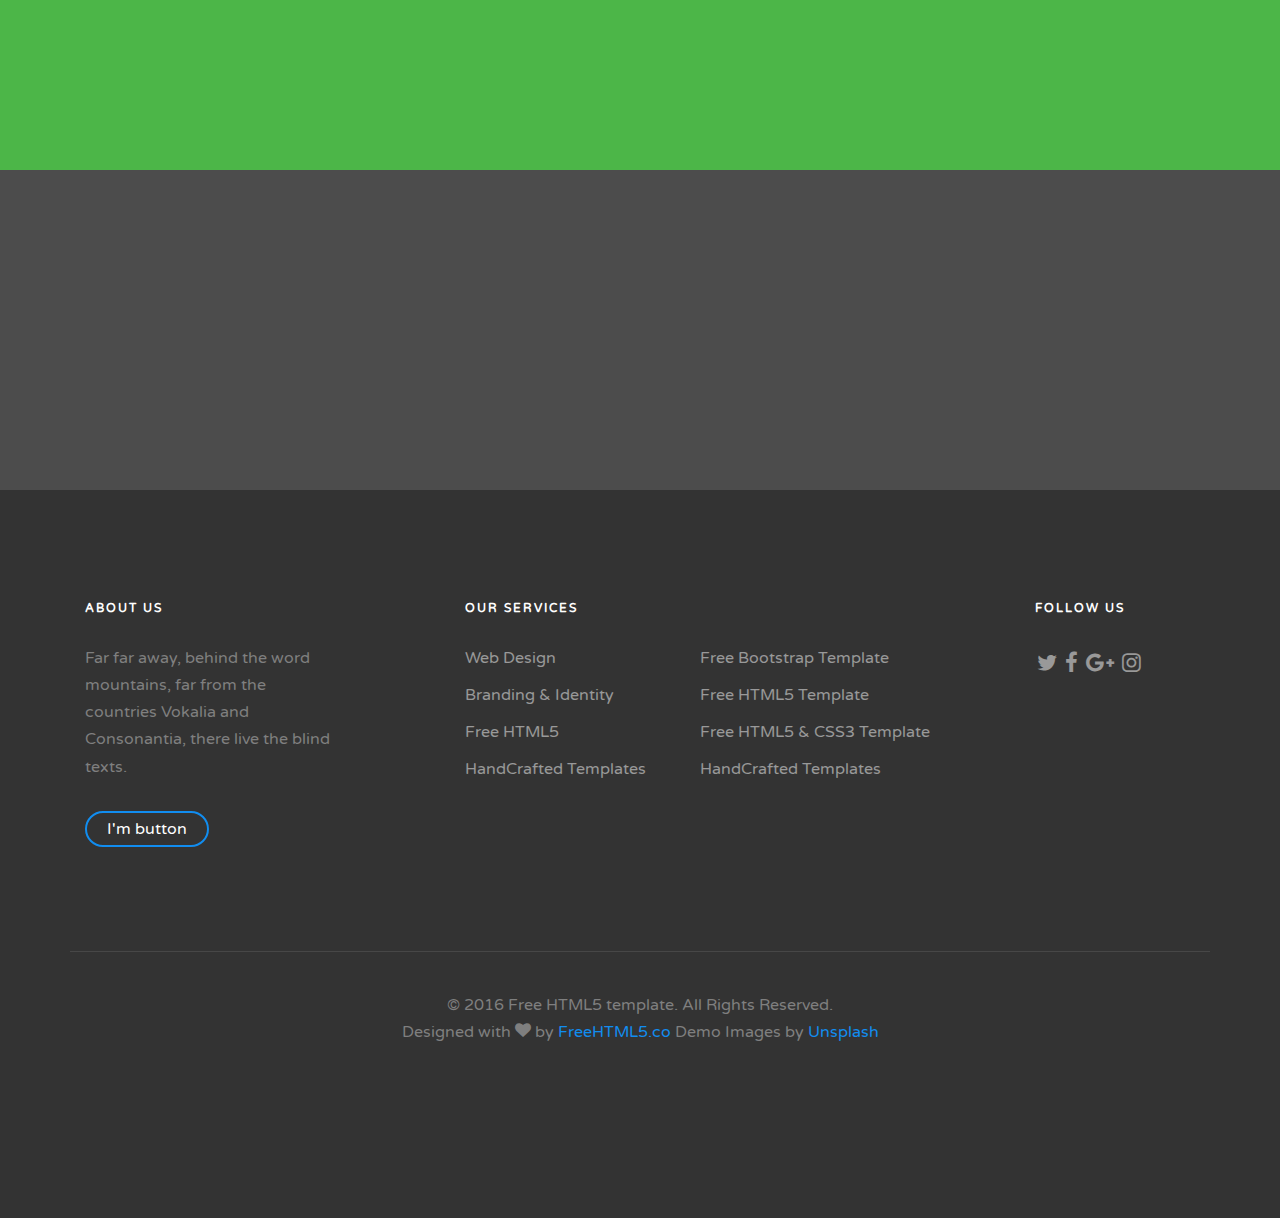
<file: rent.html>
<!DOCTYPE html>
<!--[if lt IE 7]>      <html class="no-js lt-ie9 lt-ie8 lt-ie7"> <![endif]-->
<!--[if IE 7]>         <html class="no-js lt-ie9 lt-ie8"> <![endif]-->
<!--[if IE 8]>         <html class="no-js lt-ie9"> <![endif]-->
<!--[if gt IE 8]><!--> <html class="no-js"> <!--<![endif]-->
	<head>
	<meta charset="utf-8">
	<meta http-equiv="X-UA-Compatible" content="IE=edge">
	<title>Estate &mdash; Free HTML5 Bootstrap Website Template by FreeHTML5.co</title>
	<meta name="viewport" content="width=device-width, initial-scale=1">
	<meta name="description" content="Free HTML5 Website Template by FreeHTML5.co" />
	<meta name="keywords" content="free website templates, free html5, free template, free bootstrap, free website template, html5, css3, mobile first, responsive" />
	<meta name="author" content="FreeHTML5.co" />

  <!-- 
	//////////////////////////////////////////////////////

	FREE HTML5 TEMPLATE 
	DESIGNED & DEVELOPED by FreeHTML5.co
		
	Website: 		http://freehtml5.co/
	Email: 			info@freehtml5.co
	Twitter: 		http://twitter.com/fh5co
	Facebook: 		https://www.facebook.com/fh5co

	//////////////////////////////////////////////////////
	 -->

  	<!-- Facebook and Twitter integration -->
	<meta property="og:title" content=""/>
	<meta property="og:image" content=""/>
	<meta property="og:url" content=""/>
	<meta property="og:site_name" content=""/>
	<meta property="og:description" content=""/>
	<meta name="twitter:title" content="" />
	<meta name="twitter:image" content="" />
	<meta name="twitter:url" content="" />
	<meta name="twitter:card" content="" />

	<!-- Place favicon.ico and apple-touch-icon.png in the root directory -->
	<link rel="shortcut icon" href="favicon.ico">
	<link href='https://fonts.googleapis.com/css?family=Varela+Round' rel='stylesheet' type='text/css'>
	<!-- <link href='https://fonts.googleapis.com/css?family=Open+Sans:400,300,600,400italic,700' rel='stylesheet' type='text/css'> -->
	
	<!-- Animate.css -->
	<link rel="stylesheet" href="css/animate.css">
	<!-- Icomoon Icon Fonts-->
	<link rel="stylesheet" href="css/icomoon.css">
	<!-- Bootstrap  -->
	<link rel="stylesheet" href="css/bootstrap.css">
	<!-- Flexslider  -->
	<link rel="stylesheet" href="css/flexslider.css">
	<!-- Theme style  -->
	<link rel="stylesheet" href="css/style.css">

	<!-- Modernizr JS -->
	<script src="js/modernizr-2.6.2.min.js"></script>
	<!-- FOR IE9 below -->
	<!--[if lt IE 9]>
	<script src="js/respond.min.js"></script>
	<![endif]-->

	</head>
	<body>

	<div id="fh5co-page">
	<header id="fh5co-header" role="banner">
		<div class="container">
			<div class="row">
				<div class="header-inner">
					<h1><a href="index.html">Estate<span>.</span></a></h1>
					<nav role="navigation">
						<ul>
							<li><a href="buy.html">Buy</a></li>
							<li class="active"><a href="rent.html">Rent</a></li>
							<li><a href="properties.html">Properties</a></li>
							<li class="call"><a href="tel://123456789"><i class="icon-phone"></i> +1 123 456 789</a></li>
							<li class="cta"><a href="contact.html">Contact us</a></li>
						</ul>
					</nav>
				</div>
			</div>
		</div>
	</header>

	<div class="fh5co-page-title" style="background-image: url(images/slide_6.jpg);">
		<div class="overlay"></div>
		<div class="container">
			<div class="row">
				<div class="col-md-12 animate-box">
					<h1><span class="colored">Rent</span> Properties</h1>
				</div>
			</div>
		</div>
	</div>
	<div id="best-deal">
		<div class="container">
			<div class="row">
				<div class="col-md-8 col-md-offset-2 text-center fh5co-heading animate-box" data-animate-effect="fadeIn">
					<h2>We are Offering the Best Real Estate Deals</h2>
					<p>Far far away, behind the word mountains, far from the countries Vokalia and Consonantia, there live the blind texts. </p>
				</div>
				<div class="col-md-4 item-block animate-box" data-animate-effect="fadeIn">
					<div class="fh5co-property">
						<figure>
							<img src="images/slide_3.jpg" alt="Free Website Templates FreeHTML5.co" class="img-responsive">
							<a href="#" class="tag">For Rent</a>
						</figure>
						<div class="fh5co-property-innter">
							<h3><a href="#">Villa In Hialeah, Dade County</a></h3>
							<div class="price-status">
		                 	<span class="price">$4,000 <span class="per">/Month</span></span>
		               </div>
		               <p>Lorem ipsum dolor sit amet consectetur adipisicing elit. Neque dicta magni amet atque doloremque velit unde adipisci omnis hic quaerat.</p>
	            	</div>
	            	<p class="fh5co-property-specification">
	            		<span><strong>3500</strong> Sq Ft</span>  <span><strong>3</strong> Beds</span>  <span><strong>3.5</strong> Baths</span>  <span><strong>2</strong> Garages</span>
	            	</p>
					</div>
				</div>

				<div class="col-md-4 item-block animate-box" data-animate-effect="fadeIn">

					<div class="fh5co-property">
						<figure>
							<img src="images/slide_2.jpg" alt="Free Website Templates FreeHTML5.co" class="img-responsive">
							<a href="#" class="tag">For Rent</a>
						</figure>
						<div class="fh5co-property-innter">
							<h3><a href="#">15 Apartments Of Type B</a></h3>
							<div class="price-status">
		                 	<span class="price">$2,000 <span class="per">/Month</span></span>
		               </div>
		               <p>Lorem ipsum dolor sit amet consectetur adipisicing elit. Neque dicta magni amet atque doloremque velit unde adipisci omnis hic quaerat.</p>
	            	</div>
	            	<p class="fh5co-property-specification">
	            		<span><strong>3500</strong> Sq Ft</span>  <span><strong>3</strong> Beds</span>  <span><strong>3.5</strong> Baths</span>  <span><strong>2</strong> Garages</span>
	            	</p>
					</div>
					
				</div>
				<div class="col-md-4 item-block animate-box" data-animate-effect="fadeIn">

					<div class="fh5co-property">
						<figure>
							<img src="images/slide_1.jpg" alt="Free Website Templates FreeHTML5.co" class="img-responsive">
							<a href="#" class="tag">For Rent</a>
						</figure>
						<div class="fh5co-property-innter">
							<h3><a href="#">401 Biscayne Boulevard, Miami</a></h3>
							<div class="price-status">
		                 	<span class="price">$1,000 <span class="per">/Month</span></span>
		               </div>
		               <p>Lorem ipsum dolor sit amet consectetur adipisicing elit. Neque dicta magni amet atque doloremque velit unde adipisci omnis hic quaerat.</p>
	            	</div>
	            	<p class="fh5co-property-specification">
	            		<span><strong>3500</strong> Sq Ft</span>  <span><strong>3</strong> Beds</span>  <span><strong>3.5</strong> Baths</span>  <span><strong>2</strong> Garages</span>
	            	</p>
					</div>
				</div>

				<div class="col-md-4 item-block animate-box" data-animate-effect="fadeIn">
					<div class="fh5co-property">
						<figure>
							<img src="images/slide_4.jpg" alt="Free Website Templates FreeHTML5.co" class="img-responsive">
							<a href="#" class="tag">For Rent</a>
						</figure>
						<div class="fh5co-property-innter">
							<h3><a href="#">Villa In Hialeah, Dade County</a></h3>
							<div class="price-status">
		                 	<span class="price">$5,500 <span class="per">/Month</span></span>
		               </div>
		               <p>Lorem ipsum dolor sit amet consectetur adipisicing elit. Neque dicta magni amet atque doloremque velit unde adipisci omnis hic quaerat.</p>
	            	</div>
	            	<p class="fh5co-property-specification">
	            		<span><strong>3500</strong> Sq Ft</span>  <span><strong>3</strong> Beds</span>  <span><strong>3.5</strong> Baths</span>  <span><strong>2</strong> Garages</span>
	            	</p>
					</div>
				</div>
				
				<div class="col-md-4 item-block animate-box" data-animate-effect="fadeIn">

					<div class="fh5co-property">
						<figure>
							<img src="images/slide_5.jpg" alt="Free Website Templates FreeHTML5.co" class="img-responsive">
							<a href="#" class="tag">For Rent</a>
						</figure>
						<div class="fh5co-property-innter">
							<h3><a href="#">15 Apartments Of Type B</a></h3>
							<div class="price-status">
		                 	<span class="price">$2,999 <span class="per">/Month</span></span>
		               </div>
		               <p>Lorem ipsum dolor sit amet consectetur adipisicing elit. Neque dicta magni amet atque doloremque velit unde adipisci omnis hic quaerat.</p>
	            	</div>
	            	<p class="fh5co-property-specification">
	            		<span><strong>3500</strong> Sq Ft</span>  <span><strong>3</strong> Beds</span>  <span><strong>3.5</strong> Baths</span>  <span><strong>2</strong> Garages</span>
	            	</p>
					</div>
					
				</div>
				<div class="col-md-4 item-block animate-box" data-animate-effect="fadeIn">

					<div class="fh5co-property">
						<figure>
							<img src="images/slide_6.jpg" alt="Free Website Templates FreeHTML5.co" class="img-responsive">
							<a href="#" class="tag">For Rent</a>
						</figure>
						<div class="fh5co-property-innter">
							<h3><a href="#">401 Biscayne Boulevard, Miami</a></h3>
							<div class="price-status">
		                 	<span class="price">$40,000 <span class="per">/Month</span></span>
		               </div>
		               <p>Lorem ipsum dolor sit amet consectetur adipisicing elit. Neque dicta magni amet atque doloremque velit unde adipisci omnis hic quaerat.</p>
	            	</div>
	            	<p class="fh5co-property-specification">
	            		<span><strong>3500</strong> Sq Ft</span>  <span><strong>3</strong> Beds</span>  <span><strong>3.5</strong> Baths</span>  <span><strong>2</strong> Garages</span>
	            	</p>
					</div>
				</div>


				<div class="col-md-4 item-block animate-box" data-animate-effect="fadeIn">
					<div class="fh5co-property">
						<figure>
							<img src="images/slide_3.jpg" alt="Free Website Templates FreeHTML5.co" class="img-responsive">
							<a href="#" class="tag">For Rent</a>
						</figure>
						<div class="fh5co-property-innter">
							<h3><a href="#">Villa In Hialeah, Dade County</a></h3>
							<div class="price-status">
		                 	<span class="price">$5,500 <span class="per">/Month</span></span>
		               </div>
		               <p>Lorem ipsum dolor sit amet consectetur adipisicing elit. Neque dicta magni amet atque doloremque velit unde adipisci omnis hic quaerat.</p>
	            	</div>
	            	<p class="fh5co-property-specification">
	            		<span><strong>3500</strong> Sq Ft</span>  <span><strong>3</strong> Beds</span>  <span><strong>3.5</strong> Baths</span>  <span><strong>2</strong> Garages</span>
	            	</p>
					</div>
				</div>

				<div class="col-md-4 item-block animate-box" data-animate-effect="fadeIn">

					<div class="fh5co-property">
						<figure>
							<img src="images/slide_2.jpg" alt="Free Website Templates FreeHTML5.co" class="img-responsive">
							<a href="#" class="tag">For Rent</a>
						</figure>
						<div class="fh5co-property-innter">
							<h3><a href="#">15 Apartments Of Type B</a></h3>
							<div class="price-status">
		                 	<span class="price">$2000 <span class="per">/Month</span></span>
		               </div>
		               <p>Lorem ipsum dolor sit amet consectetur adipisicing elit. Neque dicta magni amet atque doloremque velit unde adipisci omnis hic quaerat.</p>
	            	</div>
	            	<p class="fh5co-property-specification">
	            		<span><strong>3500</strong> Sq Ft</span>  <span><strong>3</strong> Beds</span>  <span><strong>3.5</strong> Baths</span>  <span><strong>2</strong> Garages</span>
	            	</p>
					</div>
					
				</div>
				<div class="col-md-4 item-block animate-box" data-animate-effect="fadeIn">

					<div class="fh5co-property">
						<figure>
							<img src="images/slide_1.jpg" alt="Free Website Templates FreeHTML5.co" class="img-responsive">
							<a href="#" class="tag">For Rent</a>
						</figure>
						<div class="fh5co-property-innter">
							<h3><a href="#">401 Biscayne Boulevard, Miami</a></h3>
							<div class="price-status">
		                 	<span class="price">$2,400 <span class="per">/Month</span></span>
		               </div>
		               <p>Lorem ipsum dolor sit amet consectetur adipisicing elit. Neque dicta magni amet atque doloremque velit unde adipisci omnis hic quaerat.</p>
	            	</div>
	            	<p class="fh5co-property-specification">
	            		<span><strong>3500</strong> Sq Ft</span>  <span><strong>3</strong> Beds</span>  <span><strong>3.5</strong> Baths</span>  <span><strong>2</strong> Garages</span>
	            	</p>
					</div>
				</div>

				<div class="col-md-4 item-block animate-box" data-animate-effect="fadeIn">
					<div class="fh5co-property">
						<figure>
							<img src="images/slide_4.jpg" alt="Free Website Templates FreeHTML5.co" class="img-responsive">
							<a href="#" class="tag">For Rent</a>
						</figure>
						<div class="fh5co-property-innter">
							<h3><a href="#">Villa In Hialeah, Dade County</a></h3>
							<div class="price-status">
		                 	<span class="price">$5,000 <span class="per">/Month</span></span>
		               </div>
		               <p>Lorem ipsum dolor sit amet consectetur adipisicing elit. Neque dicta magni amet atque doloremque velit unde adipisci omnis hic quaerat.</p>
	            	</div>
	            	<p class="fh5co-property-specification">
	            		<span><strong>3500</strong> Sq Ft</span>  <span><strong>3</strong> Beds</span>  <span><strong>3.5</strong> Baths</span>  <span><strong>2</strong> Garages</span>
	            	</p>
					</div>
				</div>
				
				<div class="col-md-4 item-block animate-box" data-animate-effect="fadeIn">

					<div class="fh5co-property">
						<figure>
							<img src="images/slide_5.jpg" alt="Free Website Templates FreeHTML5.co" class="img-responsive">
							<a href="#" class="tag">For Rent</a>
						</figure>
						<div class="fh5co-property-innter">
							<h3><a href="#">15 Apartments Of Type B</a></h3>
							<div class="price-status">
		                 	<span class="price">$2,000 <span class="per">/Month</span></span>
		               </div>
		               <p>Lorem ipsum dolor sit amet consectetur adipisicing elit. Neque dicta magni amet atque doloremque velit unde adipisci omnis hic quaerat.</p>
	            	</div>
	            	<p class="fh5co-property-specification">
	            		<span><strong>3500</strong> Sq Ft</span>  <span><strong>3</strong> Beds</span>  <span><strong>3.5</strong> Baths</span>  <span><strong>2</strong> Garages</span>
	            	</p>
					</div>
					
				</div>
				<div class="col-md-4 item-block animate-box" data-animate-effect="fadeIn">

					<div class="fh5co-property">
						<figure>
							<img src="images/slide_6.jpg" alt="Free Website Templates FreeHTML5.co" class="img-responsive">
							<a href="#" class="tag">For Rent</a>
						</figure>
						<div class="fh5co-property-innter">
							<h3><a href="#">401 Biscayne Boulevard, Miami</a></h3>
							<div class="price-status">
		                 	<span class="price">$1,540 <span class="per">/Month</span></span>
		               </div>
		               <p>Lorem ipsum dolor sit amet consectetur adipisicing elit. Neque dicta magni amet atque doloremque velit unde adipisci omnis hic quaerat.</p>
	            	</div>
	            	<p class="fh5co-property-specification">
	            		<span><strong>3500</strong> Sq Ft</span>  <span><strong>3</strong> Beds</span>  <span><strong>3.5</strong> Baths</span>  <span><strong>2</strong> Garages</span>
	            	</p>
					</div>
				</div>


			</div>
			<div class="row">
				<div class="col-md-12 text-center animate-box" data-animate-effect="fadeIn">
					<nav>
					  <ul class="pagination">
					    <li class="disabled">
					      <a href="#" aria-label="Previous">
					        <span aria-hidden="true">&laquo;</span>
					      </a>
					    </li>
					    <li class="active"><a href="#">1</a></li>
					    <li><a href="#">2</a></li>
					    <li><a href="#">3</a></li>
					    <li><a href="#">4</a></li>
					    <li><a href="#">5</a></li>
					    <li>
					      <a href="#" aria-label="Next">
					        <span aria-hidden="true">&raquo;</span>
					      </a>
					    </li>
					  </ul>
					</nav>
				</div>
			</div>
		</div>
	</div>

	<div id="fh5co-testimonial">
		<div class="container">
			<div class="row">
				<div class="col-md-6 col-md-offset-3 text-center fh5co-heading animate-box" data-animate-effect="fadeIn">
					<h2>Happy Clients</h2>
					<p>Far far away, behind the word mountains, far from the countries Vokalia and Consonantia, there live the blind texts. </p>
				</div>
				<div class="col-md-4 text-center item-block animate-box" data-animate-effect="fadeIn">
					<blockquote>
						<p>&ldquo; She packed her seven versalia, put her initial into the belt and made herself on the way. When she reached the first hills of the Italic Mountains, she had a last view back on the skyline of her hometown Bookmarksgrove, the headline of. &rdquo;</p>
						<p><span class="fh5co-author"><cite>Jason Davidson</cite></span><i class="icon twitter-color icon-twitter pull-right"></i></p>

					</blockquote>
				</div>
				<div class="col-md-4 text-center item-block animate-box" data-animate-effect="fadeIn">
					<blockquote>
						<p>&ldquo; Alphabet Village and the subline of her own road, the Line Lane. Pityful a rethoric question ran over her cheek, then she continued her way. She had a last view back on the skyline of her hometown Bookmarksgrove, the headline of. &rdquo;</p>
						<p><span class="fh5co-author"><cite>Kyle Smith</cite></span><i class="icon googleplus-color icon-google-plus pull-right"></i></p>
					</blockquote>
				</div>
				<div class="col-md-4 text-center item-block animate-box" data-animate-effect="fadeIn">
						
					<blockquote>
						<p>&ldquo; The Big Oxmox advised her not to do so, because there were thousands of bad Commas, wild Question Marks and devious Semikoli, but the Little Blind Text didn’t listen. S	he had a last view back on the skyline of her hometown Bookmarksgrove. &rdquo;</p>
						<p><span class="fh5co-author"><cite>Rick Cook</cite></span><i class="icon facebook-color icon-facebook pull-right"></i></p>
					</blockquote>
				</div>
			</div>
		</div>
	</div>


	<div id="fh5co-agents">
		<div class="container">
			<div class="row">
				<div class="col-md-6 col-md-offset-3 text-center fh5co-heading white animate-box" data-animate-effect="fadeIn">
					<h2>Our Trusted Agents</h2>
					<p>Far far away, behind the word mountains, far from the countries Vokalia and Consonantia, there live the blind texts. </p>
				</div>
				<div class="col-md-4 text-center item-block animate-box" data-animate-effect="fadeIn">

					<div class="fh5co-agent">
						<figure>
							<img src="images/testimonial_person2.jpg" alt="Free Website Template by FreeHTML5.co">
						</figure>
						<h3>John Doe</h3>
						<p>Veniam laudantium rem odio quod, beatae voluptates natus animi fugiat provident voluptatibus. Debitis assumenda, possimus ducimus omnis.</p>
						<p><a href="#" class="btn btn-primary btn-outline">Contact Me</a></p>
					</div>
					
				</div>
				<div class="col-md-4 text-center item-block animate-box" data-animate-effect="fadeIn">
					<div class="fh5co-agent">
						<figure>
							<img src="images/testimonial_person3.jpg" alt="Free Website Template by FreeHTML5.co">
						</figure>
						<h3>John Doe</h3>
						<p>Veniam laudantium rem odio quod, beatae voluptates natus animi fugiat provident voluptatibus. Debitis assumenda, possimus ducimus omnis.</p>
						<p><a href="#" class="btn btn-primary btn-outline">Contact Me</a></p>
					</div>
				</div>
				<div class="col-md-4 text-center item-block animate-box" data-animate-effect="fadeIn">
					<div class="fh5co-agent">
						<figure>
							<img src="images/testimonial_person4.jpg" alt="Free Website Template by FreeHTML5.co">
						</figure>
						<h3>John Doe</h3>
						<p>Veniam laudantium rem odio quod, beatae voluptates natus animi fugiat provident voluptatibus. Debitis assumenda, possimus ducimus omnis.</p>
						<p><a href="#" class="btn btn-primary btn-outline">Contact Me</a></p>
					</div>
				</div>
			</div>
		</div>
	</div>
	

	

	<div class="fh5co-cta" style="background-image: url(images/slide_4.jpg);">
		<div class="overlay"></div>
		<div class="container">
			<div class="col-md-12 text-center animate-box">
				<h3>We Try To Update The Site Everyday</h3>
				<p><a href="#" class="btn btn-primary btn-outline with-arrow">Get started now! <i class="icon-arrow-right"></i></a></p>
			</div>
		</div>
	</div>

	
	<footer id="fh5co-footer" role="contentinfo">
	
		<div class="container">
			<div class="col-md-3 col-sm-12 col-sm-push-0 col-xs-12 col-xs-push-0">
				<h3>About Us</h3>
				<p>Far far away, behind the word mountains, far from the countries Vokalia and Consonantia, there live the blind texts. </p>
				<p><a href="#" class="btn btn-primary btn-outline with-arrow btn-sm">I'm button <i class="icon-arrow-right"></i></a></p>
			</div>
			<div class="col-md-6 col-md-push-1 col-sm-12 col-sm-push-0 col-xs-12 col-xs-push-0">
				<h3>Our Services</h3>
				<ul class="float">
					<li><a href="#">Web Design</a></li>
					<li><a href="#">Branding &amp; Identity</a></li>
					<li><a href="#">Free HTML5</a></li>
					<li><a href="#">HandCrafted Templates</a></li>
				</ul>
				<ul class="float">
					<li><a href="#">Free Bootstrap Template</a></li>
					<li><a href="#">Free HTML5 Template</a></li>
					<li><a href="#">Free HTML5 &amp; CSS3 Template</a></li>
					<li><a href="#">HandCrafted Templates</a></li>
				</ul>

			</div>

			<div class="col-md-2 col-md-push-1 col-sm-12 col-sm-push-0 col-xs-12 col-xs-push-0">
				<h3>Follow Us</h3>
				<ul class="fh5co-social">
					<li><a href="#"><i class="icon-twitter"></i></a></li>
					<li><a href="#"><i class="icon-facebook"></i></a></li>
					<li><a href="#"><i class="icon-google-plus"></i></a></li>
					<li><a href="#"><i class="icon-instagram"></i></a></li>
				</ul>
			</div>
			
			
			<div class="col-md-12 fh5co-copyright text-center">
				<p>&copy; 2016 Free HTML5 template. All Rights Reserved. <span>Designed with <i class="icon-heart"></i> by <a href="http://freehtml5.co/" target="_blank">FreeHTML5.co</a> Demo Images by <a href="http://unsplash.com/" target="_blank">Unsplash</a></span></p>	
			</div>
			
		</div>
	</footer>
	</div>
	
	
	<!-- jQuery -->
	<script src="js/jquery.min.js"></script>
	<!-- jQuery Easing -->
	<script src="js/jquery.easing.1.3.js"></script>
	<!-- Bootstrap -->
	<script src="js/bootstrap.min.js"></script>
	<!-- Waypoints -->
	<script src="js/jquery.waypoints.min.js"></script>
	<!-- Flexslider -->
	<script src="js/jquery.flexslider-min.js"></script>

	<!-- MAIN JS -->
	<script src="js/main.js"></script>

	</body>
</html>
</file>
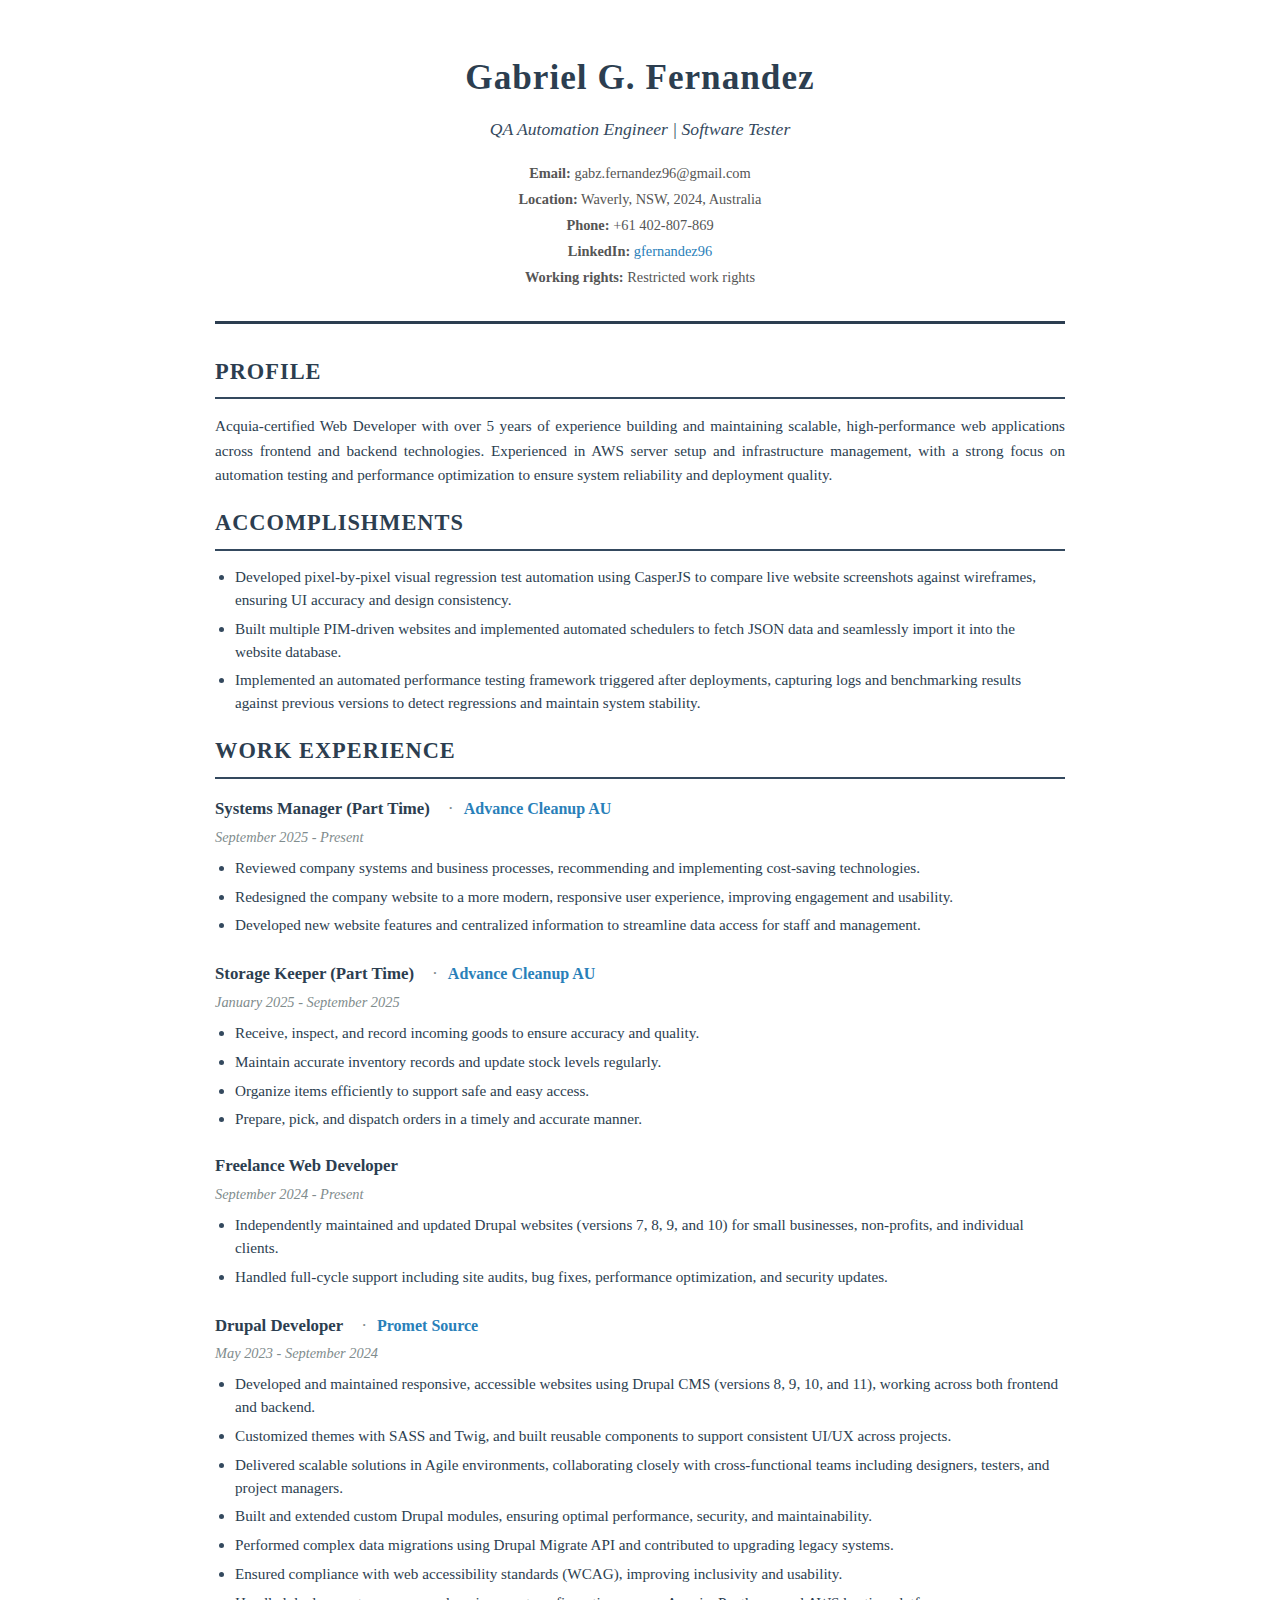
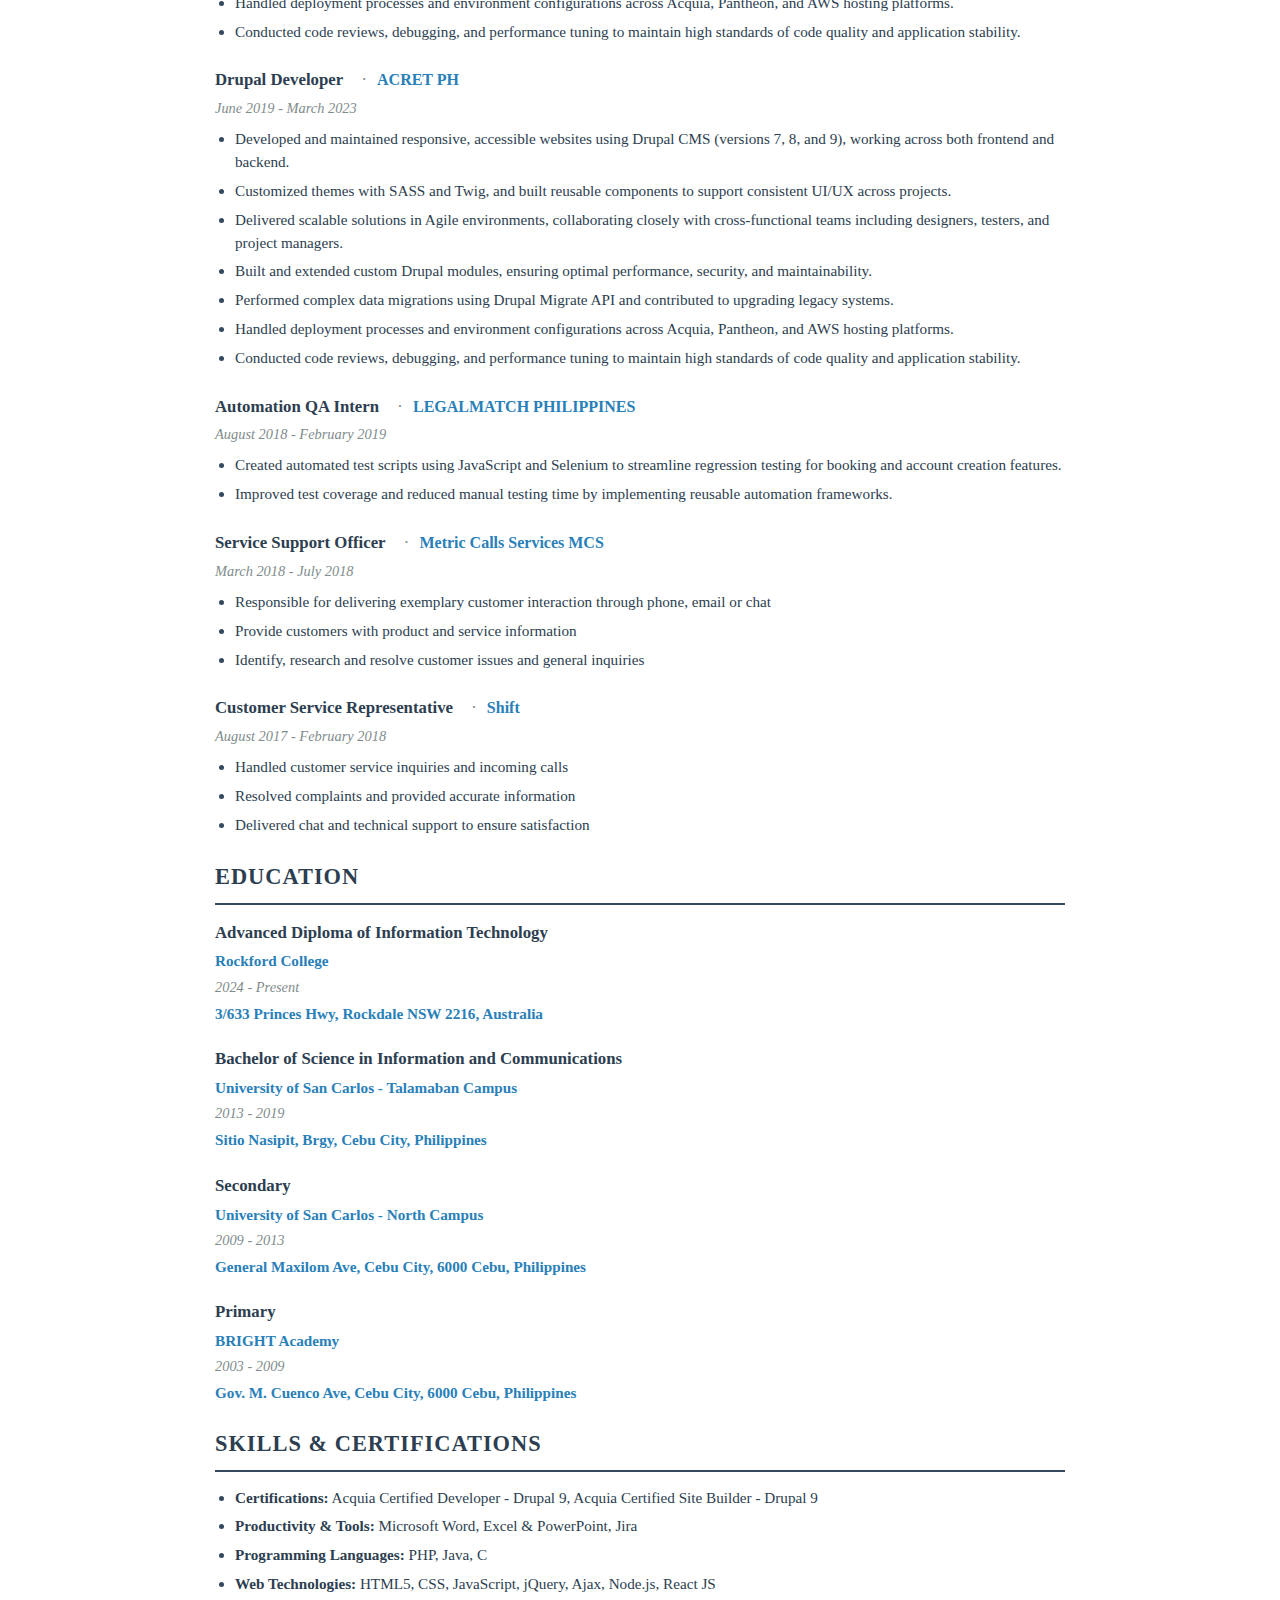
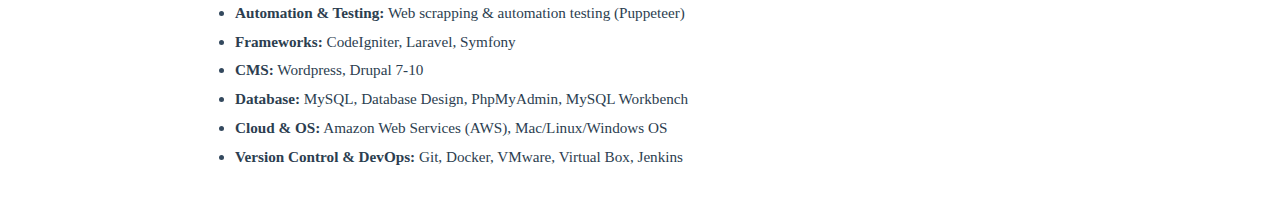
<file: cvs/cv_automation_qa.html>
<!DOCTYPE html>
<html lang="en">
<head>
  <meta charset="UTF-8">
  <meta name="viewport" content="width=device-width, initial-scale=1.0">
  <title>Gabriel Fernandez - CV</title>
  <style>
    * {
      margin: 0;
      padding: 0;
      box-sizing: border-box;
    }

    body {
      font-family: 'Georgia', 'Times New Roman', serif;
      background: #ffffff;
      color: #2c3e50;
      line-height: 1.6;
      padding: 20px;
    }

    .cv-container {
      max-width: 850px;
      margin: 0 auto;
      background: #fff;
      padding: 0;
    }

    .cv-header {
      text-align: center;
      padding: 30px 0;
      border-bottom: 3px solid #2c3e50;
      margin-bottom: 30px;
    }

    .cv-header h1 {
      font-size: 2.2rem;
      color: #2c3e50;
      margin-bottom: 8px;
      font-weight: 600;
      letter-spacing: 1px;
    }

    .cv-header > div > p:first-of-type {
      font-size: 1.1rem;
      color: #34495e;
      margin-bottom: 15px;
      font-style: italic;
    }

    .cv-header p {
      font-size: 0.9rem;
      color: #555;
      line-height: 1.8;
    }

    .cv-header a {
      color: #2980b9;
      text-decoration: none;
    }

    .cv-header a:hover {
      text-decoration: underline;
    }

    .cv-section {
      margin-bottom: 18px;
    }

    .cv-section h2 {
      color: #2c3e50;
      font-size: 1.4rem;
      font-weight: 600;
      margin-bottom: 15px;
      padding-bottom: 8px;
      border-bottom: 2px solid #34495e;
      text-transform: uppercase;
      letter-spacing: 1px;
    }

    .cv-section > p {
      margin-bottom: 10px;
      text-align: justify;
      font-size: 0.95rem;
    }

    .cv-list {
      list-style: disc;
      padding-left: 20px;
      margin-top: 8px;
    }

    .cv-list li {
      margin-bottom: 6px;
      font-size: 0.95rem;
      line-height: 1.5;
    }

    .cv-list li::marker {
      color: #34495e;
    }

    .cv-job {
      margin-bottom: 22px;
      page-break-inside: avoid;
    }


    .cv-job-header {
      display: flex;
      align-items: baseline;
      gap: 8px;
      margin-bottom: 3px;
    }
    .cv-job-separator {
      color: #7f8c8d;
      font-size: 1.1em;
      margin: 0 2px;
      font-weight: 400;
      user-select: none;
    }
    .cv-job-title {
      font-weight: 700;
      color: #2c3e50;
      font-size: 1.05rem;
      margin-bottom: 0;
      margin-right: 8px;
    }
    .cv-job-company {
      color: #2980b9;
      font-weight: 600;
      font-size: 1rem;
      margin-bottom: 0;
    }

    .cv-job-date {
      color: #7f8c8d;
      font-size: 0.9rem;
      font-style: italic;
      margin-bottom: 8px;
      display: block;
    }

    .cv-education {
      margin-bottom: 20px;
      page-break-inside: avoid;
    }

    .cv-edu-degree {
      font-weight: 700;
      color: #2c3e50;
      font-size: 1.05rem;
      margin-bottom: 3px;
    }

    .cv-edu-school {
      color: #2980b9;
      font-weight: 600;
      font-size: 0.95rem;
      margin-bottom: 2px;
    }

    .cv-edu-date {
      color: #7f8c8d;
      font-size: 0.9rem;
      font-style: italic;
      margin-bottom: 3px;
      display: block;
    }

    .cv-skills {
      display: grid;
      grid-template-columns: repeat(auto-fill, minmax(200px, 1fr));
      gap: 8px;
      margin-top: 10px;
    }

    .cv-skill {
      background: #ecf0f1;
      color: #2c3e50;
      padding: 8px 12px;
      border-radius: 4px;
      font-size: 0.9rem;
      border-left: 3px solid #34495e;
      font-weight: 500;
    }

    @media print {
      body {
        padding: 0;
        background: #fff !important;
        color: #2c3e50 !important;
      }
      .cv-container {
        max-width: 100%;
        box-shadow: none !important;
        background: #fff !important;
      }
      .cv-header {
        page-break-after: avoid;
        border-bottom: 3px solid #2c3e50 !important;
        background: #fff !important;
      }
      .cv-section {
        background: #fff !important;
        color: #2c3e50 !important;
        margin-bottom: 10px !important;
      }
      .cv-section:last-child {
        margin-bottom: 0 !important;
      }
      .cv-section h2 {
        color: #2c3e50 !important;
        border-bottom: 2px solid #34495e !important;
        background: #fff !important;
      }
      .cv-skill {
        background: #ecf0f1 !important;
        color: #2c3e50 !important;
        border-left: 3px solid #34495e !important;
      }
      a, a:visited {
        color: #2980b9 !important;
      }
    }

    @media (max-width: 768px) {
      body {
        padding: 10px;
      }
      .cv-header h1 {
        font-size: 1.8rem;
      }
      .cv-section h2 {
        font-size: 1.2rem;
      }
      .cv-skills {
        grid-template-columns: 1fr;
      }
    }
  </style>
</head>
<body>
  <div class="cv-container">
    <div class="cv-header">
      <div>
        <h1>Gabriel G. Fernandez</h1>
        <p>QA Automation Engineer | Software Tester</p>
        <p>
          <strong>Email:</strong> gabz.fernandez96@gmail.com<br>
          <strong>Location:</strong> Waverly, NSW, 2024, Australia<br>
          <strong>Phone:</strong> +61 402-807-869<br>
          <strong>LinkedIn:</strong> <a href="https://www.linkedin.com/in/gfernandez96/" target="_blank">gfernandez96</a><br>
          <strong>Working rights:</strong> Restricted work rights
        </p>
      </div>
    </div>
    <div class="cv-section">
      <h2>Profile</h2>
      <p>Acquia-certified Web Developer with over 5 years of experience building and maintaining scalable, high-performance web applications across frontend and backend technologies. Experienced in AWS server setup and infrastructure management, with a strong focus on automation testing and performance optimization to ensure system reliability and deployment quality.</p>
    </div>
    <div class="cv-section">
      <h2>Accomplishments</h2>
      <ul class="cv-list">
        <li>Developed pixel-by-pixel visual regression test automation using CasperJS to compare live website screenshots against wireframes, ensuring UI accuracy and design consistency.</li>
        <li>Built multiple PIM-driven websites and implemented automated schedulers to fetch JSON data and seamlessly import it into the website database.</li>
        <li>Implemented an automated performance testing framework triggered after deployments, capturing logs and benchmarking results against previous versions to detect regressions and maintain system stability.</li>
      </ul>
    </div>
    <div class="cv-section">
      <h2>Work Experience</h2>
      <div class="cv-job">
        <div class="cv-job-header">
          <div class="cv-job-title">Systems Manager (Part Time)</div>
          <span class="cv-job-separator">&middot;</span>
          <div class="cv-job-company">Advance Cleanup AU</div>
        </div>
        <div class="cv-job-date">September 2025 - Present</div>
        <ul class="cv-list">
          <li>Reviewed company systems and business processes, recommending and implementing cost-saving technologies.</li>
          <li>Redesigned the company website to a more modern, responsive user experience, improving engagement and usability.</li>
          <li>Developed new website features and centralized information to streamline data access for staff and management.</li>
        </ul>
      </div>
      <div class="cv-job">
        <div class="cv-job-header">
          <div class="cv-job-title">Storage Keeper (Part Time)</div>
          <span class="cv-job-separator">&middot;</span>
          <div class="cv-job-company">Advance Cleanup AU</div>
        </div>
        <div class="cv-job-date">January 2025 - September 2025</div>
        <ul class="cv-list">
          <li>Receive, inspect, and record incoming goods to ensure accuracy and quality.</li>
          <li>Maintain accurate inventory records and update stock levels regularly.</li>
          <li>Organize items efficiently to support safe and easy access.</li>
          <li>Prepare, pick, and dispatch orders in a timely and accurate manner.</li>
        </ul>
      </div>
      <div class="cv-job">
        <div class="cv-job-header">
          <div class="cv-job-title">Freelance Web Developer</div>
        </div>
        <div class="cv-job-date">September 2024 - Present</div>
        <ul class="cv-list">
          <li>Independently maintained and updated Drupal websites (versions 7, 8, 9, and 10) for small businesses, non-profits, and individual clients.</li>
          <li>Handled full-cycle support including site audits, bug fixes, performance optimization, and security updates.</li>
        </ul>
      </div>
      <div class="cv-job">
        <div class="cv-job-header">
          <div class="cv-job-title">Drupal Developer</div>
          <span class="cv-job-separator">&middot;</span>
          <div class="cv-job-company">Promet Source</div>
        </div>
        <div class="cv-job-date">May 2023 - September 2024</div>
        <ul class="cv-list">
          <li>Developed and maintained responsive, accessible websites using Drupal CMS (versions 8, 9, 10, and 11), working across both frontend and backend.</li>
          <li>Customized themes with SASS and Twig, and built reusable components to support consistent UI/UX across projects.</li>
          <li>Delivered scalable solutions in Agile environments, collaborating closely with cross-functional teams including designers, testers, and project managers.</li>
          <li>Built and extended custom Drupal modules, ensuring optimal performance, security, and maintainability.</li>
          <li>Performed complex data migrations using Drupal Migrate API and contributed to upgrading legacy systems.</li>
          <li>Ensured compliance with web accessibility standards (WCAG), improving inclusivity and usability.</li>
          <li>Handled deployment processes and environment configurations across Acquia, Pantheon, and AWS hosting platforms.</li>
          <li>Conducted code reviews, debugging, and performance tuning to maintain high standards of code quality and application stability.</li>
        </ul>
      </div>
      <div class="cv-job">
        <div class="cv-job-header">
          <div class="cv-job-title">Drupal Developer</div>
          <span class="cv-job-separator">&middot;</span>
          <div class="cv-job-company">ACRET PH</div>
        </div>
        <div class="cv-job-date">June 2019 - March 2023</div>
        <ul class="cv-list">
          <li>Developed and maintained responsive, accessible websites using Drupal CMS (versions 7, 8, and 9), working across both frontend and backend.</li>
          <li>Customized themes with SASS and Twig, and built reusable components to support consistent UI/UX across projects.</li>
          <li>Delivered scalable solutions in Agile environments, collaborating closely with cross-functional teams including designers, testers, and project managers.</li>
          <li>Built and extended custom Drupal modules, ensuring optimal performance, security, and maintainability.</li>
          <li>Performed complex data migrations using Drupal Migrate API and contributed to upgrading legacy systems.</li>
          <li>Handled deployment processes and environment configurations across Acquia, Pantheon, and AWS hosting platforms.</li>
          <li>Conducted code reviews, debugging, and performance tuning to maintain high standards of code quality and application stability.</li>
        </ul>
      </div>
      <div class="cv-job">
        <div class="cv-job-header">
          <div class="cv-job-title">Automation QA Intern</div>
          <span class="cv-job-separator">&middot;</span>
          <div class="cv-job-company">LEGALMATCH PHILIPPINES</div>
        </div>
        <div class="cv-job-date">August 2018 - February 2019</div>
        <ul class="cv-list">
          <li>Created automated test scripts using JavaScript and Selenium to streamline regression testing for booking and account creation features.</li>
          <li>Improved test coverage and reduced manual testing time by implementing reusable automation frameworks.</li>
        </ul>
      </div>
      <div class="cv-job">
        <div class="cv-job-header">
          <div class="cv-job-title">Service Support Officer</div>
          <span class="cv-job-separator">&middot;</span>
          <div class="cv-job-company">Metric Calls Services MCS</div>
        </div>
        <div class="cv-job-date">March 2018 - July 2018</div>
        <ul class="cv-list">
          <li>Responsible for delivering exemplary customer interaction through phone, email or chat</li>
          <li>Provide customers with product and service information</li>
          <li>Identify, research and resolve customer issues and general inquiries</li>
        </ul>
      </div>
            <div class="cv-job">
              <div class="cv-job-header">
                <div class="cv-job-title">Customer Service Representative</div>
                <span class="cv-job-separator">&middot;</span>
                <div class="cv-job-company">Shift</div>
              </div>
              <div class="cv-job-date">August 2017 - February 2018</div>
              <ul class="cv-list">
                <li>Handled customer service inquiries and incoming calls</li>
                <li>Resolved complaints and provided accurate information</li>
                <li>Delivered chat and technical support to ensure satisfaction</li>
              </ul>
            </div>
    </div>
    <div class="cv-section">
      <h2>Education</h2>
      <div class="cv-education">
        <div class="cv-edu-degree">Advanced Diploma of Information Technology</div>
        <div class="cv-edu-school">Rockford College</div>
        <div class="cv-edu-date">2024 - Present</div>
        <div class="cv-edu-school">3/633 Princes Hwy, Rockdale NSW 2216, Australia</div>
      </div>
      <div class="cv-education">
        <div class="cv-edu-degree">Bachelor of Science in Information and Communications</div>
        <div class="cv-edu-school">University of San Carlos - Talamaban Campus</div>
        <div class="cv-edu-date">2013 - 2019</div>
        <div class="cv-edu-school">Sitio Nasipit, Brgy, Cebu City, Philippines</div>
      </div>
      <div class="cv-education">
        <div class="cv-edu-degree">Secondary</div>
        <div class="cv-edu-school">University of San Carlos - North Campus</div>
        <div class="cv-edu-date">2009 - 2013</div>
        <div class="cv-edu-school">General Maxilom Ave, Cebu City, 6000 Cebu, Philippines</div>
      </div>
      <div class="cv-education">
        <div class="cv-edu-degree">Primary</div>
        <div class="cv-edu-school">BRIGHT Academy</div>
        <div class="cv-edu-date">2003 - 2009</div>
        <div class="cv-edu-school">Gov. M. Cuenco Ave, Cebu City, 6000 Cebu, Philippines</div>
      </div>
    </div>
    <div class="cv-section">
      <h2>Skills & Certifications</h2>
      <ul class="cv-list">
        <li><strong>Certifications:</strong> Acquia Certified Developer - Drupal 9, Acquia Certified Site Builder - Drupal 9</li>
        <li><strong>Productivity & Tools:</strong> Microsoft Word, Excel & PowerPoint, Jira</li>
        <li><strong>Programming Languages:</strong> PHP, Java, C</li>
        <li><strong>Web Technologies:</strong> HTML5, CSS, JavaScript, jQuery, Ajax, Node.js, React JS</li>
        <li><strong>Automation & Testing:</strong> Web scrapping & automation testing (Puppeteer)</li>
        <li><strong>Frameworks:</strong> CodeIgniter, Laravel, Symfony</li>
        <li><strong>CMS:</strong> Wordpress, Drupal 7-10</li>
        <li><strong>Database:</strong> MySQL, Database Design, PhpMyAdmin, MySQL Workbench</li>
        <li><strong>Cloud & OS:</strong> Amazon Web Services (AWS), Mac/Linux/Windows OS</li>
        <li><strong>Version Control & DevOps:</strong> Git, Docker, VMware, Virtual Box, Jenkins</li>
      </ul>
    </div>
  </div>
</body>
</html>
</file>
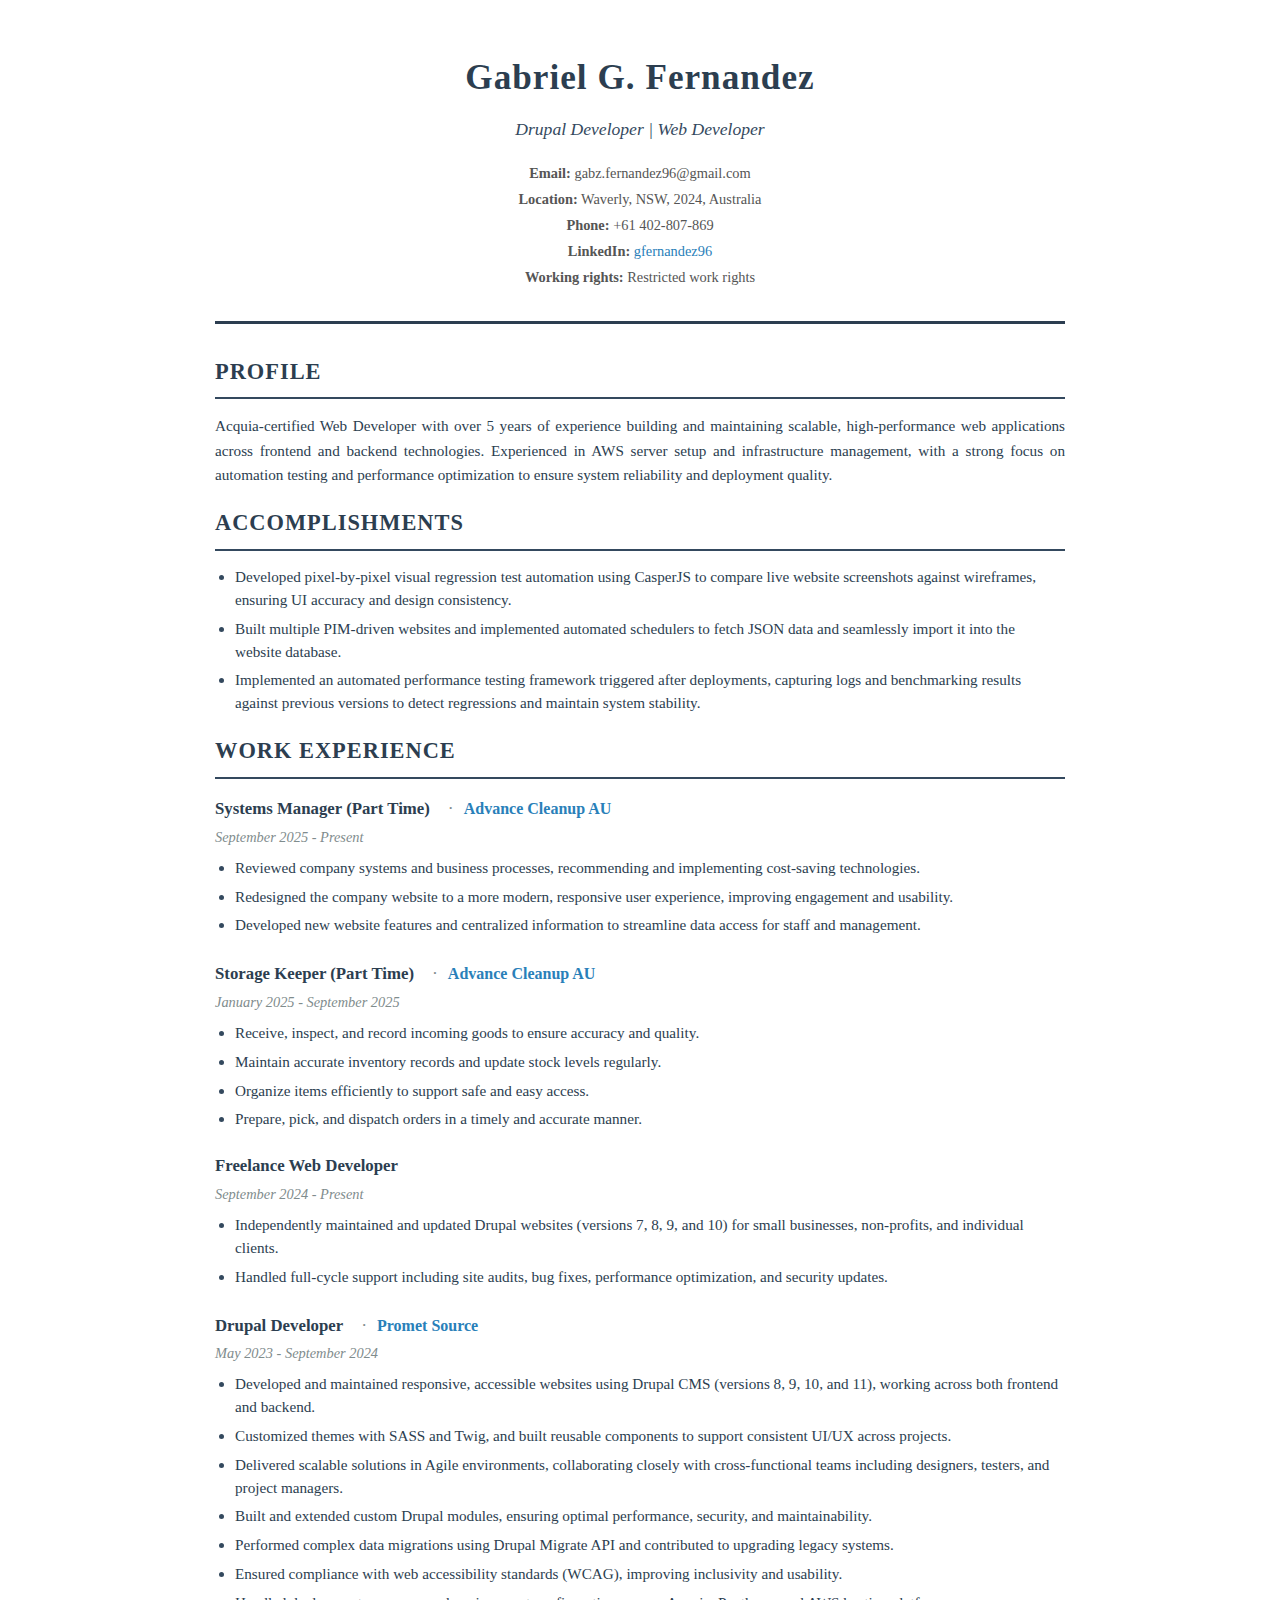
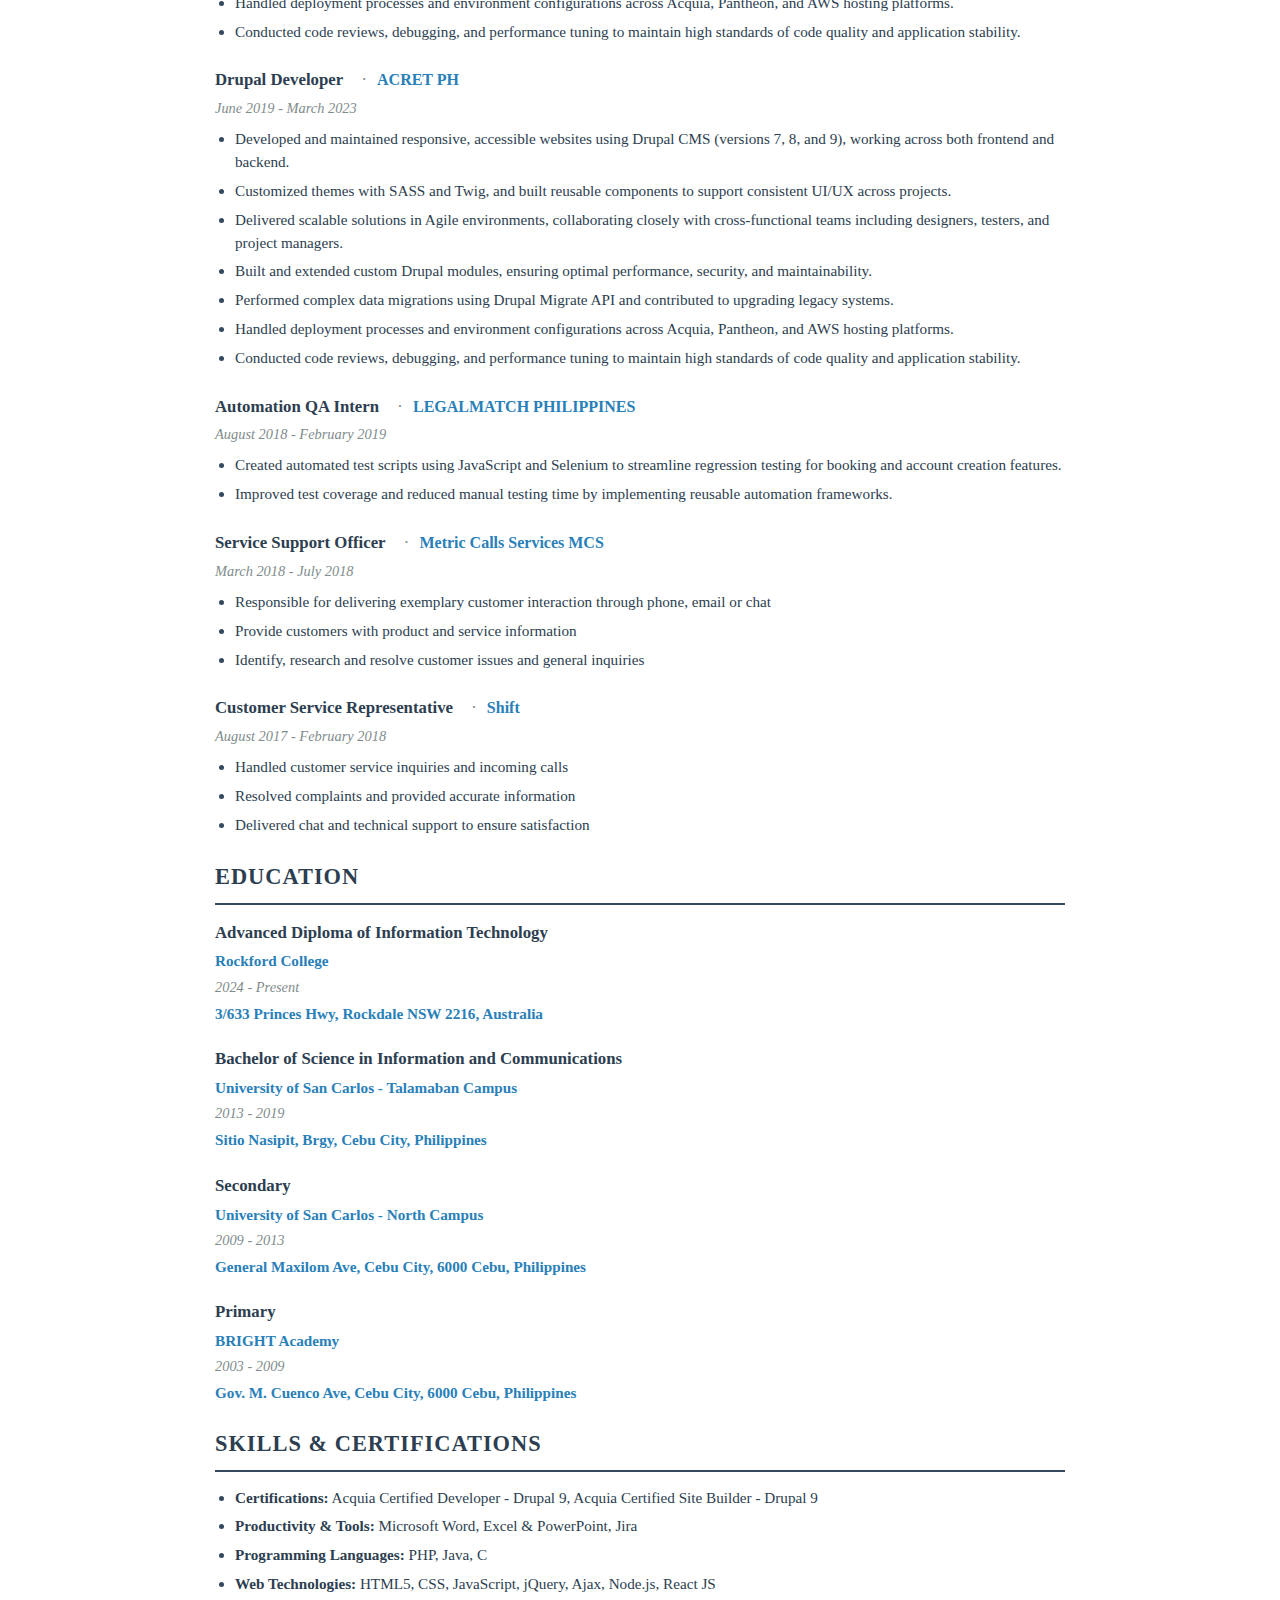
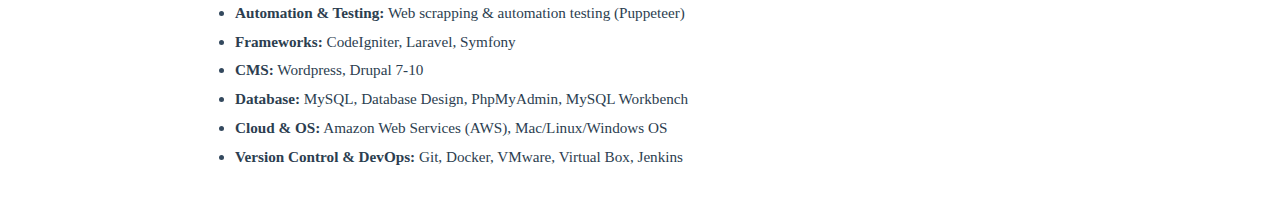
<file: cvs/cv_drupal_dev.html>
<!DOCTYPE html>
<html lang="en">
<head>
  <meta charset="UTF-8">
  <meta name="viewport" content="width=device-width, initial-scale=1.0">
  <title>Gabriel Fernandez - CV</title>
  <style>
    * {
      margin: 0;
      padding: 0;
      box-sizing: border-box;
    }

    body {
      font-family: 'Georgia', 'Times New Roman', serif;
      background: #ffffff;
      color: #2c3e50;
      line-height: 1.6;
      padding: 20px;
    }

    .cv-container {
      max-width: 850px;
      margin: 0 auto;
      background: #fff;
      padding: 0;
    }

    .cv-header {
      text-align: center;
      padding: 30px 0;
      border-bottom: 3px solid #2c3e50;
      margin-bottom: 30px;
    }

    .cv-header h1 {
      font-size: 2.2rem;
      color: #2c3e50;
      margin-bottom: 8px;
      font-weight: 600;
      letter-spacing: 1px;
    }

    .cv-header > div > p:first-of-type {
      font-size: 1.1rem;
      color: #34495e;
      margin-bottom: 15px;
      font-style: italic;
    }

    .cv-header p {
      font-size: 0.9rem;
      color: #555;
      line-height: 1.8;
    }

    .cv-header a {
      color: #2980b9;
      text-decoration: none;
    }

    .cv-header a:hover {
      text-decoration: underline;
    }

    .cv-section {
      margin-bottom: 18px;
    }

    .cv-section h2 {
      color: #2c3e50;
      font-size: 1.4rem;
      font-weight: 600;
      margin-bottom: 15px;
      padding-bottom: 8px;
      border-bottom: 2px solid #34495e;
      text-transform: uppercase;
      letter-spacing: 1px;
    }

    .cv-section > p {
      margin-bottom: 10px;
      text-align: justify;
      font-size: 0.95rem;
    }

    .cv-list {
      list-style: disc;
      padding-left: 20px;
      margin-top: 8px;
    }

    .cv-list li {
      margin-bottom: 6px;
      font-size: 0.95rem;
      line-height: 1.5;
    }

    .cv-list li::marker {
      color: #34495e;
    }

    .cv-job {
      margin-bottom: 22px;
      page-break-inside: avoid;
    }


    .cv-job-header {
      display: flex;
      align-items: baseline;
      gap: 8px;
      margin-bottom: 3px;
    }
    .cv-job-separator {
      color: #7f8c8d;
      font-size: 1.1em;
      margin: 0 2px;
      font-weight: 400;
      user-select: none;
    }
    .cv-job-title {
      font-weight: 700;
      color: #2c3e50;
      font-size: 1.05rem;
      margin-bottom: 0;
      margin-right: 8px;
    }
    .cv-job-company {
      color: #2980b9;
      font-weight: 600;
      font-size: 1rem;
      margin-bottom: 0;
    }

    .cv-job-date {
      color: #7f8c8d;
      font-size: 0.9rem;
      font-style: italic;
      margin-bottom: 8px;
      display: block;
    }

    .cv-education {
      margin-bottom: 20px;
      page-break-inside: avoid;
    }

    .cv-edu-degree {
      font-weight: 700;
      color: #2c3e50;
      font-size: 1.05rem;
      margin-bottom: 3px;
    }

    .cv-edu-school {
      color: #2980b9;
      font-weight: 600;
      font-size: 0.95rem;
      margin-bottom: 2px;
    }

    .cv-edu-date {
      color: #7f8c8d;
      font-size: 0.9rem;
      font-style: italic;
      margin-bottom: 3px;
      display: block;
    }

    .cv-skills {
      display: grid;
      grid-template-columns: repeat(auto-fill, minmax(200px, 1fr));
      gap: 8px;
      margin-top: 10px;
    }

    .cv-skill {
      background: #ecf0f1;
      color: #2c3e50;
      padding: 8px 12px;
      border-radius: 4px;
      font-size: 0.9rem;
      border-left: 3px solid #34495e;
      font-weight: 500;
    }

    @media print {
      body {
        padding: 0;
        background: #fff !important;
        color: #2c3e50 !important;
      }
      .cv-container {
        max-width: 100%;
        box-shadow: none !important;
        background: #fff !important;
      }
      .cv-header {
        page-break-after: avoid;
        border-bottom: 3px solid #2c3e50 !important;
        background: #fff !important;
      }
      .cv-section {
        background: #fff !important;
        color: #2c3e50 !important;
        margin-bottom: 10px !important;
      }
      .cv-section:last-child {
        margin-bottom: 0 !important;
      }
      .cv-section h2 {
        color: #2c3e50 !important;
        border-bottom: 2px solid #34495e !important;
        background: #fff !important;
      }
      .cv-skill {
        background: #ecf0f1 !important;
        color: #2c3e50 !important;
        border-left: 3px solid #34495e !important;
      }
      a, a:visited {
        color: #2980b9 !important;
      }
    }

    @media (max-width: 768px) {
      body {
        padding: 10px;
      }
      .cv-header h1 {
        font-size: 1.8rem;
      }
      .cv-section h2 {
        font-size: 1.2rem;
      }
      .cv-skills {
        grid-template-columns: 1fr;
      }
    }
  </style>
</head>
<body>
  <div class="cv-container">
    <div class="cv-header">
      <div>
        <h1>Gabriel G. Fernandez</h1>
        <p>Drupal Developer | Web Developer</p>
        <p>
          <strong>Email:</strong> gabz.fernandez96@gmail.com<br>
          <strong>Location:</strong> Waverly, NSW, 2024, Australia<br>
          <strong>Phone:</strong> +61 402-807-869<br>
          <strong>LinkedIn:</strong> <a href="https://www.linkedin.com/in/gfernandez96/" target="_blank">gfernandez96</a><br>
          <strong>Working rights:</strong> Restricted work rights
        </p>
      </div>
    </div>
    <div class="cv-section">
      <h2>Profile</h2>
      <p>Acquia-certified Web Developer with over 5 years of experience building and maintaining scalable, high-performance web applications across frontend and backend technologies. Experienced in AWS server setup and infrastructure management, with a strong focus on automation testing and performance optimization to ensure system reliability and deployment quality.</p>
    </div>
    <div class="cv-section">
      <h2>Accomplishments</h2>
      <ul class="cv-list">
        <li>Developed pixel-by-pixel visual regression test automation using CasperJS to compare live website screenshots against wireframes, ensuring UI accuracy and design consistency.</li>
        <li>Built multiple PIM-driven websites and implemented automated schedulers to fetch JSON data and seamlessly import it into the website database.</li>
        <li>Implemented an automated performance testing framework triggered after deployments, capturing logs and benchmarking results against previous versions to detect regressions and maintain system stability.</li>
      </ul>
    </div>
    <div class="cv-section">
      <h2>Work Experience</h2>
      <div class="cv-job">
        <div class="cv-job-header">
          <div class="cv-job-title">Systems Manager (Part Time)</div>
          <span class="cv-job-separator">&middot;</span>
          <div class="cv-job-company">Advance Cleanup AU</div>
        </div>
        <div class="cv-job-date">September 2025 - Present</div>
        <ul class="cv-list">
          <li>Reviewed company systems and business processes, recommending and implementing cost-saving technologies.</li>
          <li>Redesigned the company website to a more modern, responsive user experience, improving engagement and usability.</li>
          <li>Developed new website features and centralized information to streamline data access for staff and management.</li>
        </ul>
      </div>
      <div class="cv-job">
        <div class="cv-job-header">
          <div class="cv-job-title">Storage Keeper (Part Time)</div>
          <span class="cv-job-separator">&middot;</span>
          <div class="cv-job-company">Advance Cleanup AU</div>
        </div>
        <div class="cv-job-date">January 2025 - September 2025</div>
        <ul class="cv-list">
          <li>Receive, inspect, and record incoming goods to ensure accuracy and quality.</li>
          <li>Maintain accurate inventory records and update stock levels regularly.</li>
          <li>Organize items efficiently to support safe and easy access.</li>
          <li>Prepare, pick, and dispatch orders in a timely and accurate manner.</li>
        </ul>
      </div>
      <div class="cv-job">
        <div class="cv-job-header">
          <div class="cv-job-title">Freelance Web Developer</div>
        </div>
        <div class="cv-job-date">September 2024 - Present</div>
        <ul class="cv-list">
          <li>Independently maintained and updated Drupal websites (versions 7, 8, 9, and 10) for small businesses, non-profits, and individual clients.</li>
          <li>Handled full-cycle support including site audits, bug fixes, performance optimization, and security updates.</li>
        </ul>
      </div>
      <div class="cv-job">
        <div class="cv-job-header">
          <div class="cv-job-title">Drupal Developer</div>
          <span class="cv-job-separator">&middot;</span>
          <div class="cv-job-company">Promet Source</div>
        </div>
        <div class="cv-job-date">May 2023 - September 2024</div>
        <ul class="cv-list">
          <li>Developed and maintained responsive, accessible websites using Drupal CMS (versions 8, 9, 10, and 11), working across both frontend and backend.</li>
          <li>Customized themes with SASS and Twig, and built reusable components to support consistent UI/UX across projects.</li>
          <li>Delivered scalable solutions in Agile environments, collaborating closely with cross-functional teams including designers, testers, and project managers.</li>
          <li>Built and extended custom Drupal modules, ensuring optimal performance, security, and maintainability.</li>
          <li>Performed complex data migrations using Drupal Migrate API and contributed to upgrading legacy systems.</li>
          <li>Ensured compliance with web accessibility standards (WCAG), improving inclusivity and usability.</li>
          <li>Handled deployment processes and environment configurations across Acquia, Pantheon, and AWS hosting platforms.</li>
          <li>Conducted code reviews, debugging, and performance tuning to maintain high standards of code quality and application stability.</li>
        </ul>
      </div>
      <div class="cv-job">
        <div class="cv-job-header">
          <div class="cv-job-title">Drupal Developer</div>
          <span class="cv-job-separator">&middot;</span>
          <div class="cv-job-company">ACRET PH</div>
        </div>
        <div class="cv-job-date">June 2019 - March 2023</div>
        <ul class="cv-list">
          <li>Developed and maintained responsive, accessible websites using Drupal CMS (versions 7, 8, and 9), working across both frontend and backend.</li>
          <li>Customized themes with SASS and Twig, and built reusable components to support consistent UI/UX across projects.</li>
          <li>Delivered scalable solutions in Agile environments, collaborating closely with cross-functional teams including designers, testers, and project managers.</li>
          <li>Built and extended custom Drupal modules, ensuring optimal performance, security, and maintainability.</li>
          <li>Performed complex data migrations using Drupal Migrate API and contributed to upgrading legacy systems.</li>
          <li>Handled deployment processes and environment configurations across Acquia, Pantheon, and AWS hosting platforms.</li>
          <li>Conducted code reviews, debugging, and performance tuning to maintain high standards of code quality and application stability.</li>
        </ul>
      </div>
      <div class="cv-job">
        <div class="cv-job-header">
          <div class="cv-job-title">Automation QA Intern</div>
          <span class="cv-job-separator">&middot;</span>
          <div class="cv-job-company">LEGALMATCH PHILIPPINES</div>
        </div>
        <div class="cv-job-date">August 2018 - February 2019</div>
        <ul class="cv-list">
          <li>Created automated test scripts using JavaScript and Selenium to streamline regression testing for booking and account creation features.</li>
          <li>Improved test coverage and reduced manual testing time by implementing reusable automation frameworks.</li>
        </ul>
      </div>
      <div class="cv-job">
        <div class="cv-job-header">
          <div class="cv-job-title">Service Support Officer</div>
          <span class="cv-job-separator">&middot;</span>
          <div class="cv-job-company">Metric Calls Services MCS</div>
        </div>
        <div class="cv-job-date">March 2018 - July 2018</div>
        <ul class="cv-list">
          <li>Responsible for delivering exemplary customer interaction through phone, email or chat</li>
          <li>Provide customers with product and service information</li>
          <li>Identify, research and resolve customer issues and general inquiries</li>
        </ul>
      </div>
            <div class="cv-job">
              <div class="cv-job-header">
                <div class="cv-job-title">Customer Service Representative</div>
                <span class="cv-job-separator">&middot;</span>
                <div class="cv-job-company">Shift</div>
              </div>
              <div class="cv-job-date">August 2017 - February 2018</div>
              <ul class="cv-list">
                <li>Handled customer service inquiries and incoming calls</li>
                <li>Resolved complaints and provided accurate information</li>
                <li>Delivered chat and technical support to ensure satisfaction</li>
              </ul>
            </div>
    </div>
    <div class="cv-section">
      <h2>Education</h2>
      <div class="cv-education">
        <div class="cv-edu-degree">Advanced Diploma of Information Technology</div>
        <div class="cv-edu-school">Rockford College</div>
        <div class="cv-edu-date">2024 - Present</div>
        <div class="cv-edu-school">3/633 Princes Hwy, Rockdale NSW 2216, Australia</div>
      </div>
      <div class="cv-education">
        <div class="cv-edu-degree">Bachelor of Science in Information and Communications</div>
        <div class="cv-edu-school">University of San Carlos - Talamaban Campus</div>
        <div class="cv-edu-date">2013 - 2019</div>
        <div class="cv-edu-school">Sitio Nasipit, Brgy, Cebu City, Philippines</div>
      </div>
      <div class="cv-education">
        <div class="cv-edu-degree">Secondary</div>
        <div class="cv-edu-school">University of San Carlos - North Campus</div>
        <div class="cv-edu-date">2009 - 2013</div>
        <div class="cv-edu-school">General Maxilom Ave, Cebu City, 6000 Cebu, Philippines</div>
      </div>
      <div class="cv-education">
        <div class="cv-edu-degree">Primary</div>
        <div class="cv-edu-school">BRIGHT Academy</div>
        <div class="cv-edu-date">2003 - 2009</div>
        <div class="cv-edu-school">Gov. M. Cuenco Ave, Cebu City, 6000 Cebu, Philippines</div>
      </div>
    </div>
    <div class="cv-section">
      <h2>Skills & Certifications</h2>
      <ul class="cv-list">
        <li><strong>Certifications:</strong> Acquia Certified Developer - Drupal 9, Acquia Certified Site Builder - Drupal 9</li>
        <li><strong>Productivity & Tools:</strong> Microsoft Word, Excel & PowerPoint, Jira</li>
        <li><strong>Programming Languages:</strong> PHP, Java, C</li>
        <li><strong>Web Technologies:</strong> HTML5, CSS, JavaScript, jQuery, Ajax, Node.js, React JS</li>
        <li><strong>Automation & Testing:</strong> Web scrapping & automation testing (Puppeteer)</li>
        <li><strong>Frameworks:</strong> CodeIgniter, Laravel, Symfony</li>
        <li><strong>CMS:</strong> Wordpress, Drupal 7-10</li>
        <li><strong>Database:</strong> MySQL, Database Design, PhpMyAdmin, MySQL Workbench</li>
        <li><strong>Cloud & OS:</strong> Amazon Web Services (AWS), Mac/Linux/Windows OS</li>
        <li><strong>Version Control & DevOps:</strong> Git, Docker, VMware, Virtual Box, Jenkins</li>
      </ul>
    </div>
  </div>
</body>
</html>
</file>
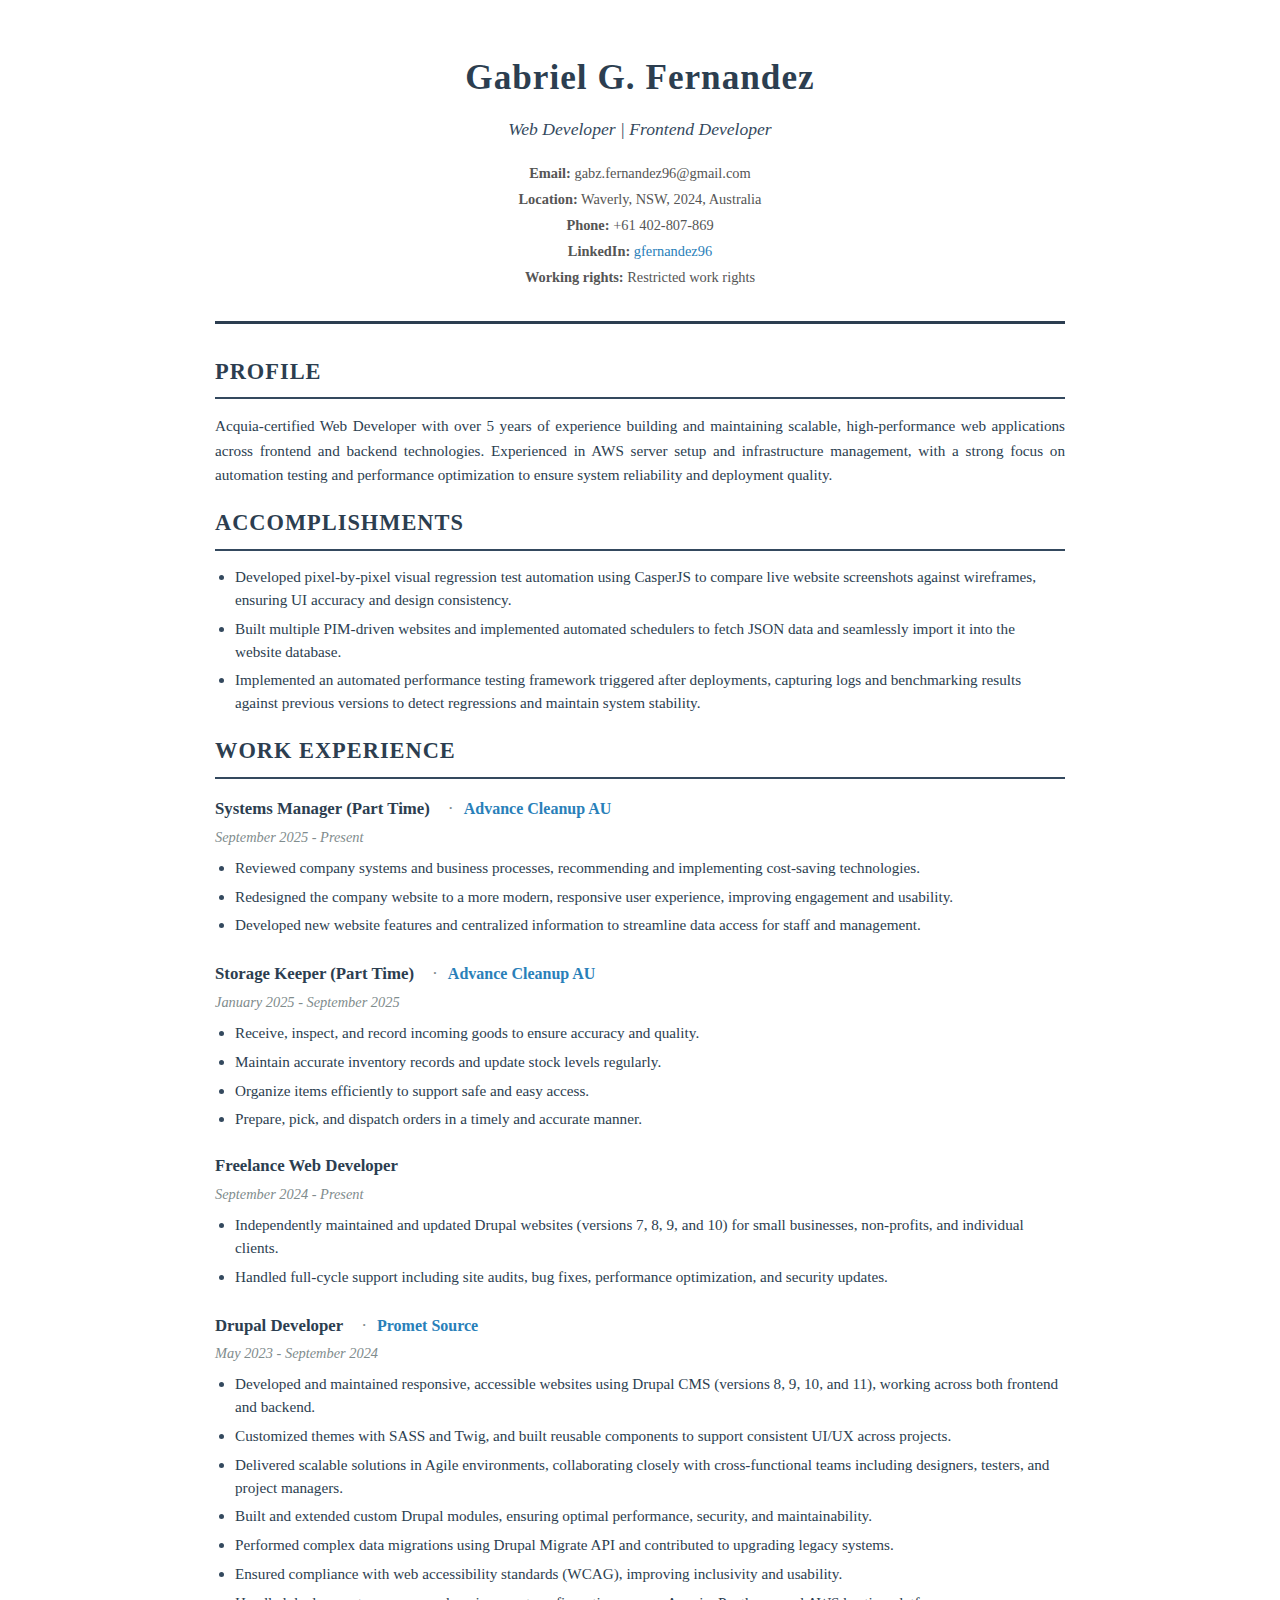
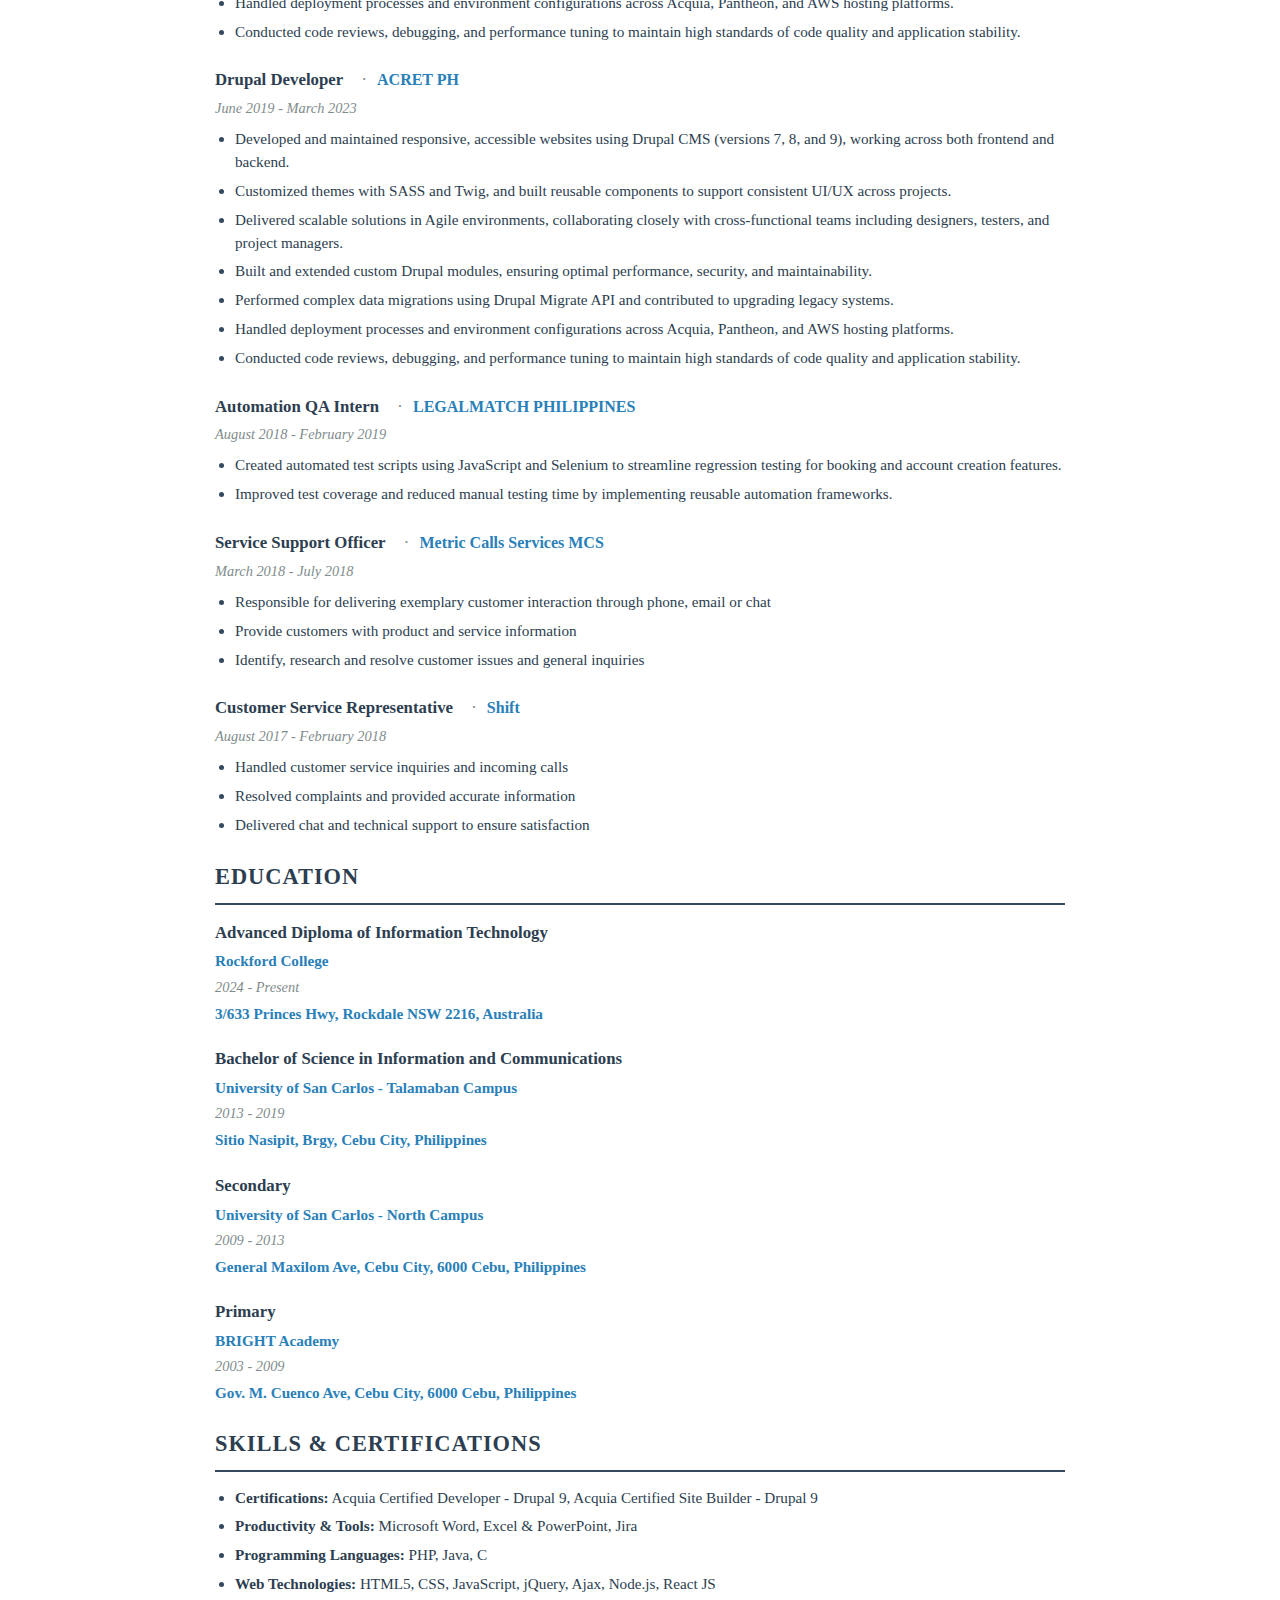
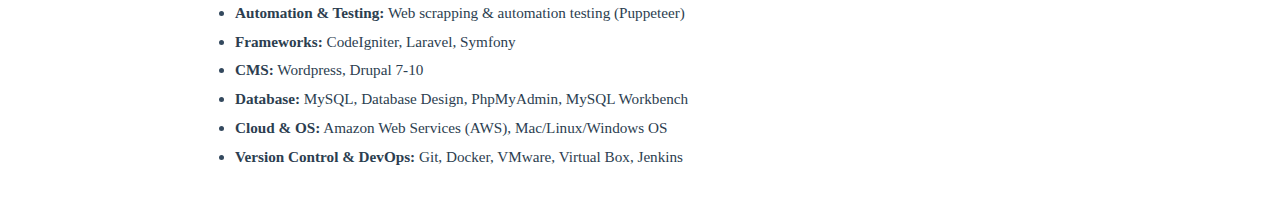
<file: cvs/cv_drupal_dev_front_end.html>
<!DOCTYPE html>
<html lang="en">
<head>
  <meta charset="UTF-8">
  <meta name="viewport" content="width=device-width, initial-scale=1.0">
  <title>Gabriel Fernandez - CV</title>
  <style>
    * {
      margin: 0;
      padding: 0;
      box-sizing: border-box;
    }

    body {
      font-family: 'Georgia', 'Times New Roman', serif;
      background: #ffffff;
      color: #2c3e50;
      line-height: 1.6;
      padding: 20px;
    }

    .cv-container {
      max-width: 850px;
      margin: 0 auto;
      background: #fff;
      padding: 0;
    }

    .cv-header {
      text-align: center;
      padding: 30px 0;
      border-bottom: 3px solid #2c3e50;
      margin-bottom: 30px;
    }

    .cv-header h1 {
      font-size: 2.2rem;
      color: #2c3e50;
      margin-bottom: 8px;
      font-weight: 600;
      letter-spacing: 1px;
    }

    .cv-header > div > p:first-of-type {
      font-size: 1.1rem;
      color: #34495e;
      margin-bottom: 15px;
      font-style: italic;
    }

    .cv-header p {
      font-size: 0.9rem;
      color: #555;
      line-height: 1.8;
    }

    .cv-header a {
      color: #2980b9;
      text-decoration: none;
    }

    .cv-header a:hover {
      text-decoration: underline;
    }

    .cv-section {
      margin-bottom: 18px;
    }

    .cv-section h2 {
      color: #2c3e50;
      font-size: 1.4rem;
      font-weight: 600;
      margin-bottom: 15px;
      padding-bottom: 8px;
      border-bottom: 2px solid #34495e;
      text-transform: uppercase;
      letter-spacing: 1px;
    }

    .cv-section > p {
      margin-bottom: 10px;
      text-align: justify;
      font-size: 0.95rem;
    }

    .cv-list {
      list-style: disc;
      padding-left: 20px;
      margin-top: 8px;
    }

    .cv-list li {
      margin-bottom: 6px;
      font-size: 0.95rem;
      line-height: 1.5;
    }

    .cv-list li::marker {
      color: #34495e;
    }

    .cv-job {
      margin-bottom: 22px;
      page-break-inside: avoid;
    }


    .cv-job-header {
      display: flex;
      align-items: baseline;
      gap: 8px;
      margin-bottom: 3px;
    }
    .cv-job-separator {
      color: #7f8c8d;
      font-size: 1.1em;
      margin: 0 2px;
      font-weight: 400;
      user-select: none;
    }
    .cv-job-title {
      font-weight: 700;
      color: #2c3e50;
      font-size: 1.05rem;
      margin-bottom: 0;
      margin-right: 8px;
    }
    .cv-job-company {
      color: #2980b9;
      font-weight: 600;
      font-size: 1rem;
      margin-bottom: 0;
    }

    .cv-job-date {
      color: #7f8c8d;
      font-size: 0.9rem;
      font-style: italic;
      margin-bottom: 8px;
      display: block;
    }

    .cv-education {
      margin-bottom: 20px;
      page-break-inside: avoid;
    }

    .cv-edu-degree {
      font-weight: 700;
      color: #2c3e50;
      font-size: 1.05rem;
      margin-bottom: 3px;
    }

    .cv-edu-school {
      color: #2980b9;
      font-weight: 600;
      font-size: 0.95rem;
      margin-bottom: 2px;
    }

    .cv-edu-date {
      color: #7f8c8d;
      font-size: 0.9rem;
      font-style: italic;
      margin-bottom: 3px;
      display: block;
    }

    .cv-skills {
      display: grid;
      grid-template-columns: repeat(auto-fill, minmax(200px, 1fr));
      gap: 8px;
      margin-top: 10px;
    }

    .cv-skill {
      background: #ecf0f1;
      color: #2c3e50;
      padding: 8px 12px;
      border-radius: 4px;
      font-size: 0.9rem;
      border-left: 3px solid #34495e;
      font-weight: 500;
    }

    @media print {
      body {
        padding: 0;
        background: #fff !important;
        color: #2c3e50 !important;
      }
      .cv-container {
        max-width: 100%;
        box-shadow: none !important;
        background: #fff !important;
      }
      .cv-header {
        page-break-after: avoid;
        border-bottom: 3px solid #2c3e50 !important;
        background: #fff !important;
      }
      .cv-section {
        background: #fff !important;
        color: #2c3e50 !important;
        margin-bottom: 10px !important;
      }
      .cv-section:last-child {
        margin-bottom: 0 !important;
      }
      .cv-section h2 {
        color: #2c3e50 !important;
        border-bottom: 2px solid #34495e !important;
        background: #fff !important;
      }
      .cv-skill {
        background: #ecf0f1 !important;
        color: #2c3e50 !important;
        border-left: 3px solid #34495e !important;
      }
      a, a:visited {
        color: #2980b9 !important;
      }
    }

    @media (max-width: 768px) {
      body {
        padding: 10px;
      }
      .cv-header h1 {
        font-size: 1.8rem;
      }
      .cv-section h2 {
        font-size: 1.2rem;
      }
      .cv-skills {
        grid-template-columns: 1fr;
      }
    }
  </style>
</head>
<body>
  <div class="cv-container">
    <div class="cv-header">
      <div>
        <h1>Gabriel G. Fernandez</h1>
        <p>Web Developer | Frontend Developer</p>
        <p>
          <strong>Email:</strong> gabz.fernandez96@gmail.com<br>
          <strong>Location:</strong> Waverly, NSW, 2024, Australia<br>
          <strong>Phone:</strong> +61 402-807-869<br>
          <strong>LinkedIn:</strong> <a href="https://www.linkedin.com/in/gfernandez96/" target="_blank">gfernandez96</a><br>
          <strong>Working rights:</strong> Restricted work rights
        </p>
      </div>
    </div>
    <div class="cv-section">
      <h2>Profile</h2>
      <p>Acquia-certified Web Developer with over 5 years of experience building and maintaining scalable, high-performance web applications across frontend and backend technologies. Experienced in AWS server setup and infrastructure management, with a strong focus on automation testing and performance optimization to ensure system reliability and deployment quality.</p>
    </div>
    <div class="cv-section">
      <h2>Accomplishments</h2>
      <ul class="cv-list">
        <li>Developed pixel-by-pixel visual regression test automation using CasperJS to compare live website screenshots against wireframes, ensuring UI accuracy and design consistency.</li>
        <li>Built multiple PIM-driven websites and implemented automated schedulers to fetch JSON data and seamlessly import it into the website database.</li>
        <li>Implemented an automated performance testing framework triggered after deployments, capturing logs and benchmarking results against previous versions to detect regressions and maintain system stability.</li>
      </ul>
    </div>
    <div class="cv-section">
      <h2>Work Experience</h2>
      <div class="cv-job">
        <div class="cv-job-header">
          <div class="cv-job-title">Systems Manager (Part Time)</div>
          <span class="cv-job-separator">&middot;</span>
          <div class="cv-job-company">Advance Cleanup AU</div>
        </div>
        <div class="cv-job-date">September 2025 - Present</div>
        <ul class="cv-list">
          <li>Reviewed company systems and business processes, recommending and implementing cost-saving technologies.</li>
          <li>Redesigned the company website to a more modern, responsive user experience, improving engagement and usability.</li>
          <li>Developed new website features and centralized information to streamline data access for staff and management.</li>
        </ul>
      </div>
      <div class="cv-job">
        <div class="cv-job-header">
          <div class="cv-job-title">Storage Keeper (Part Time)</div>
          <span class="cv-job-separator">&middot;</span>
          <div class="cv-job-company">Advance Cleanup AU</div>
        </div>
        <div class="cv-job-date">January 2025 - September 2025</div>
        <ul class="cv-list">
          <li>Receive, inspect, and record incoming goods to ensure accuracy and quality.</li>
          <li>Maintain accurate inventory records and update stock levels regularly.</li>
          <li>Organize items efficiently to support safe and easy access.</li>
          <li>Prepare, pick, and dispatch orders in a timely and accurate manner.</li>
        </ul>
      </div>
      <div class="cv-job">
        <div class="cv-job-header">
          <div class="cv-job-title">Freelance Web Developer</div>
        </div>
        <div class="cv-job-date">September 2024 - Present</div>
        <ul class="cv-list">
          <li>Independently maintained and updated Drupal websites (versions 7, 8, 9, and 10) for small businesses, non-profits, and individual clients.</li>
          <li>Handled full-cycle support including site audits, bug fixes, performance optimization, and security updates.</li>
        </ul>
      </div>
      <div class="cv-job">
        <div class="cv-job-header">
          <div class="cv-job-title">Drupal Developer</div>
          <span class="cv-job-separator">&middot;</span>
          <div class="cv-job-company">Promet Source</div>
        </div>
        <div class="cv-job-date">May 2023 - September 2024</div>
        <ul class="cv-list">
          <li>Developed and maintained responsive, accessible websites using Drupal CMS (versions 8, 9, 10, and 11), working across both frontend and backend.</li>
          <li>Customized themes with SASS and Twig, and built reusable components to support consistent UI/UX across projects.</li>
          <li>Delivered scalable solutions in Agile environments, collaborating closely with cross-functional teams including designers, testers, and project managers.</li>
          <li>Built and extended custom Drupal modules, ensuring optimal performance, security, and maintainability.</li>
          <li>Performed complex data migrations using Drupal Migrate API and contributed to upgrading legacy systems.</li>
          <li>Ensured compliance with web accessibility standards (WCAG), improving inclusivity and usability.</li>
          <li>Handled deployment processes and environment configurations across Acquia, Pantheon, and AWS hosting platforms.</li>
          <li>Conducted code reviews, debugging, and performance tuning to maintain high standards of code quality and application stability.</li>
        </ul>
      </div>
      <div class="cv-job">
        <div class="cv-job-header">
          <div class="cv-job-title">Drupal Developer</div>
          <span class="cv-job-separator">&middot;</span>
          <div class="cv-job-company">ACRET PH</div>
        </div>
        <div class="cv-job-date">June 2019 - March 2023</div>
        <ul class="cv-list">
          <li>Developed and maintained responsive, accessible websites using Drupal CMS (versions 7, 8, and 9), working across both frontend and backend.</li>
          <li>Customized themes with SASS and Twig, and built reusable components to support consistent UI/UX across projects.</li>
          <li>Delivered scalable solutions in Agile environments, collaborating closely with cross-functional teams including designers, testers, and project managers.</li>
          <li>Built and extended custom Drupal modules, ensuring optimal performance, security, and maintainability.</li>
          <li>Performed complex data migrations using Drupal Migrate API and contributed to upgrading legacy systems.</li>
          <li>Handled deployment processes and environment configurations across Acquia, Pantheon, and AWS hosting platforms.</li>
          <li>Conducted code reviews, debugging, and performance tuning to maintain high standards of code quality and application stability.</li>
        </ul>
      </div>
      <div class="cv-job">
        <div class="cv-job-header">
          <div class="cv-job-title">Automation QA Intern</div>
          <span class="cv-job-separator">&middot;</span>
          <div class="cv-job-company">LEGALMATCH PHILIPPINES</div>
        </div>
        <div class="cv-job-date">August 2018 - February 2019</div>
        <ul class="cv-list">
          <li>Created automated test scripts using JavaScript and Selenium to streamline regression testing for booking and account creation features.</li>
          <li>Improved test coverage and reduced manual testing time by implementing reusable automation frameworks.</li>
        </ul>
      </div>
      <div class="cv-job">
        <div class="cv-job-header">
          <div class="cv-job-title">Service Support Officer</div>
          <span class="cv-job-separator">&middot;</span>
          <div class="cv-job-company">Metric Calls Services MCS</div>
        </div>
        <div class="cv-job-date">March 2018 - July 2018</div>
        <ul class="cv-list">
          <li>Responsible for delivering exemplary customer interaction through phone, email or chat</li>
          <li>Provide customers with product and service information</li>
          <li>Identify, research and resolve customer issues and general inquiries</li>
        </ul>
      </div>
            <div class="cv-job">
              <div class="cv-job-header">
                <div class="cv-job-title">Customer Service Representative</div>
                <span class="cv-job-separator">&middot;</span>
                <div class="cv-job-company">Shift</div>
              </div>
              <div class="cv-job-date">August 2017 - February 2018</div>
              <ul class="cv-list">
                <li>Handled customer service inquiries and incoming calls</li>
                <li>Resolved complaints and provided accurate information</li>
                <li>Delivered chat and technical support to ensure satisfaction</li>
              </ul>
            </div>
    </div>
    <div class="cv-section">
      <h2>Education</h2>
      <div class="cv-education">
        <div class="cv-edu-degree">Advanced Diploma of Information Technology</div>
        <div class="cv-edu-school">Rockford College</div>
        <div class="cv-edu-date">2024 - Present</div>
        <div class="cv-edu-school">3/633 Princes Hwy, Rockdale NSW 2216, Australia</div>
      </div>
      <div class="cv-education">
        <div class="cv-edu-degree">Bachelor of Science in Information and Communications</div>
        <div class="cv-edu-school">University of San Carlos - Talamaban Campus</div>
        <div class="cv-edu-date">2013 - 2019</div>
        <div class="cv-edu-school">Sitio Nasipit, Brgy, Cebu City, Philippines</div>
      </div>
      <div class="cv-education">
        <div class="cv-edu-degree">Secondary</div>
        <div class="cv-edu-school">University of San Carlos - North Campus</div>
        <div class="cv-edu-date">2009 - 2013</div>
        <div class="cv-edu-school">General Maxilom Ave, Cebu City, 6000 Cebu, Philippines</div>
      </div>
      <div class="cv-education">
        <div class="cv-edu-degree">Primary</div>
        <div class="cv-edu-school">BRIGHT Academy</div>
        <div class="cv-edu-date">2003 - 2009</div>
        <div class="cv-edu-school">Gov. M. Cuenco Ave, Cebu City, 6000 Cebu, Philippines</div>
      </div>
    </div>
    <div class="cv-section">
      <h2>Skills & Certifications</h2>
      <ul class="cv-list">
        <li><strong>Certifications:</strong> Acquia Certified Developer - Drupal 9, Acquia Certified Site Builder - Drupal 9</li>
        <li><strong>Productivity & Tools:</strong> Microsoft Word, Excel & PowerPoint, Jira</li>
        <li><strong>Programming Languages:</strong> PHP, Java, C</li>
        <li><strong>Web Technologies:</strong> HTML5, CSS, JavaScript, jQuery, Ajax, Node.js, React JS</li>
        <li><strong>Automation & Testing:</strong> Web scrapping & automation testing (Puppeteer)</li>
        <li><strong>Frameworks:</strong> CodeIgniter, Laravel, Symfony</li>
        <li><strong>CMS:</strong> Wordpress, Drupal 7-10</li>
        <li><strong>Database:</strong> MySQL, Database Design, PhpMyAdmin, MySQL Workbench</li>
        <li><strong>Cloud & OS:</strong> Amazon Web Services (AWS), Mac/Linux/Windows OS</li>
        <li><strong>Version Control & DevOps:</strong> Git, Docker, VMware, Virtual Box, Jenkins</li>
      </ul>
    </div>
  </div>
</body>
</html>
</file>
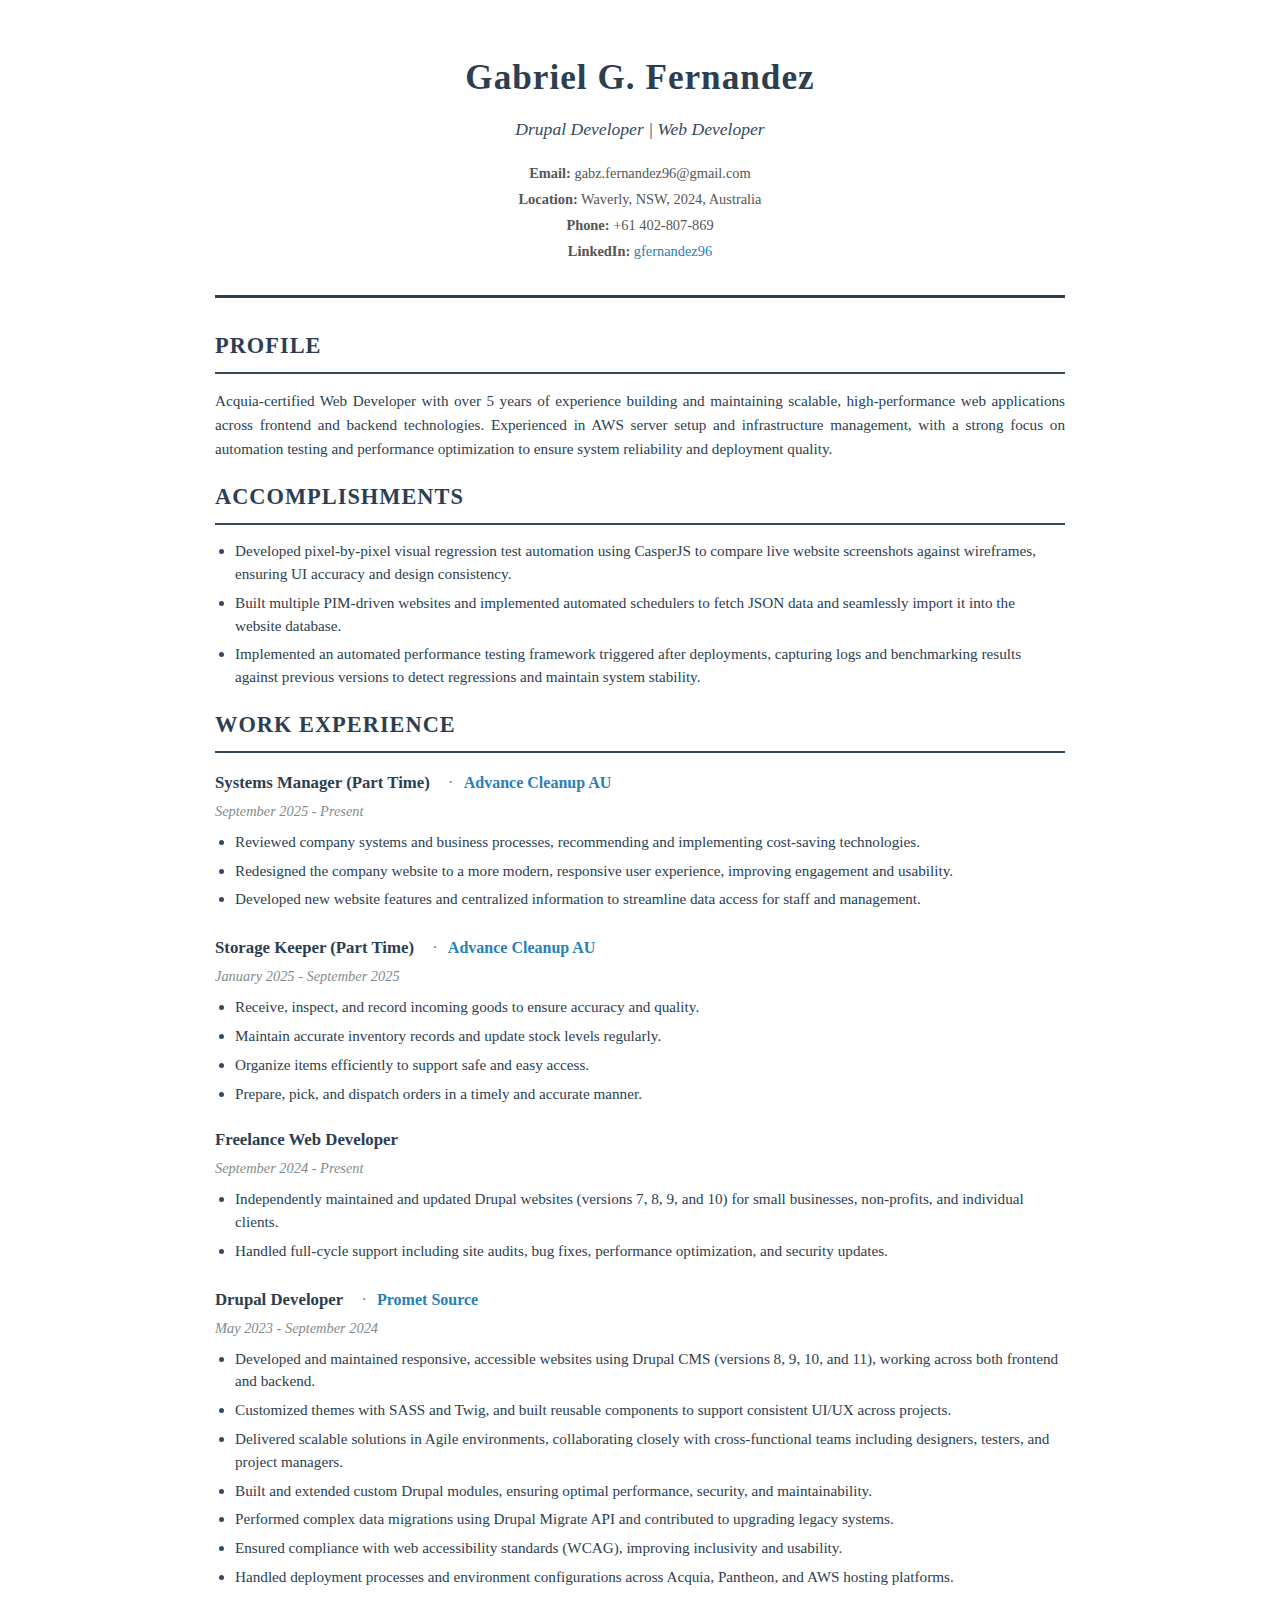
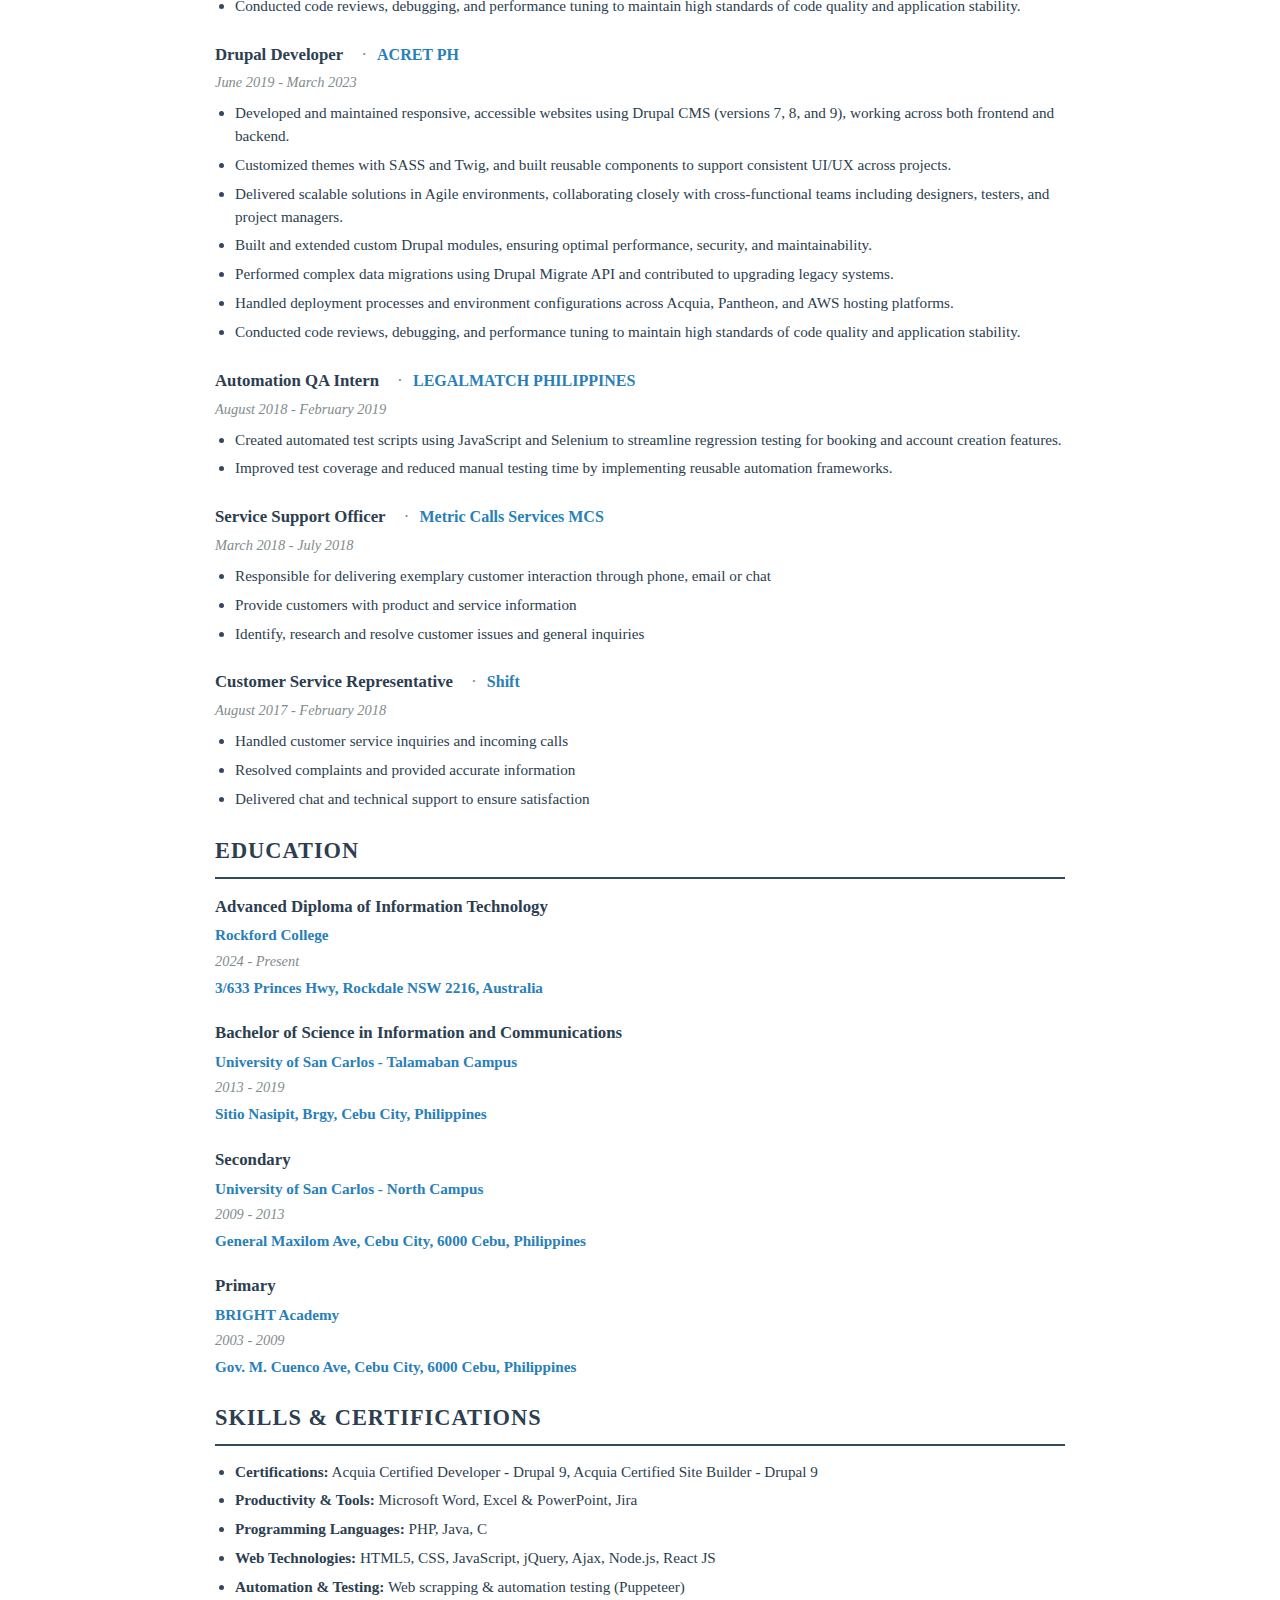
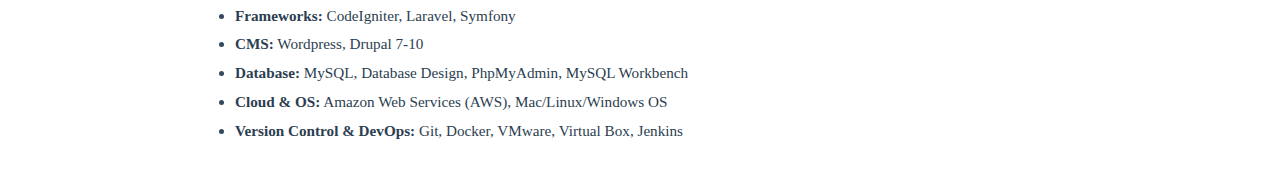
<file: cvs/cv_drupal_dev_full.html>
<!DOCTYPE html>
<html lang="en">
<head>
  <meta charset="UTF-8">
  <meta name="viewport" content="width=device-width, initial-scale=1.0">
  <title>Gabriel Fernandez - CV</title>
  <style>
    * {
      margin: 0;
      padding: 0;
      box-sizing: border-box;
    }

    body {
      font-family: 'Georgia', 'Times New Roman', serif;
      background: #ffffff;
      color: #2c3e50;
      line-height: 1.6;
      padding: 20px;
    }

    .cv-container {
      max-width: 850px;
      margin: 0 auto;
      background: #fff;
      padding: 0;
    }

    .cv-header {
      text-align: center;
      padding: 30px 0;
      border-bottom: 3px solid #2c3e50;
      margin-bottom: 30px;
    }

    .cv-header h1 {
      font-size: 2.2rem;
      color: #2c3e50;
      margin-bottom: 8px;
      font-weight: 600;
      letter-spacing: 1px;
    }

    .cv-header > div > p:first-of-type {
      font-size: 1.1rem;
      color: #34495e;
      margin-bottom: 15px;
      font-style: italic;
    }

    .cv-header p {
      font-size: 0.9rem;
      color: #555;
      line-height: 1.8;
    }

    .cv-header a {
      color: #2980b9;
      text-decoration: none;
    }

    .cv-header a:hover {
      text-decoration: underline;
    }

    .cv-section {
      margin-bottom: 18px;
    }

    .cv-section h2 {
      color: #2c3e50;
      font-size: 1.4rem;
      font-weight: 600;
      margin-bottom: 15px;
      padding-bottom: 8px;
      border-bottom: 2px solid #34495e;
      text-transform: uppercase;
      letter-spacing: 1px;
    }

    .cv-section > p {
      margin-bottom: 10px;
      text-align: justify;
      font-size: 0.95rem;
    }

    .cv-list {
      list-style: disc;
      padding-left: 20px;
      margin-top: 8px;
    }

    .cv-list li {
      margin-bottom: 6px;
      font-size: 0.95rem;
      line-height: 1.5;
    }

    .cv-list li::marker {
      color: #34495e;
    }

    .cv-job {
      margin-bottom: 22px;
      page-break-inside: avoid;
    }


    .cv-job-header {
      display: flex;
      align-items: baseline;
      gap: 8px;
      margin-bottom: 3px;
    }
    .cv-job-separator {
      color: #7f8c8d;
      font-size: 1.1em;
      margin: 0 2px;
      font-weight: 400;
      user-select: none;
    }
    .cv-job-title {
      font-weight: 700;
      color: #2c3e50;
      font-size: 1.05rem;
      margin-bottom: 0;
      margin-right: 8px;
    }
    .cv-job-company {
      color: #2980b9;
      font-weight: 600;
      font-size: 1rem;
      margin-bottom: 0;
    }

    .cv-job-date {
      color: #7f8c8d;
      font-size: 0.9rem;
      font-style: italic;
      margin-bottom: 8px;
      display: block;
    }

    .cv-education {
      margin-bottom: 20px;
      page-break-inside: avoid;
    }

    .cv-edu-degree {
      font-weight: 700;
      color: #2c3e50;
      font-size: 1.05rem;
      margin-bottom: 3px;
    }

    .cv-edu-school {
      color: #2980b9;
      font-weight: 600;
      font-size: 0.95rem;
      margin-bottom: 2px;
    }

    .cv-edu-date {
      color: #7f8c8d;
      font-size: 0.9rem;
      font-style: italic;
      margin-bottom: 3px;
      display: block;
    }

    .cv-skills {
      display: grid;
      grid-template-columns: repeat(auto-fill, minmax(200px, 1fr));
      gap: 8px;
      margin-top: 10px;
    }

    .cv-skill {
      background: #ecf0f1;
      color: #2c3e50;
      padding: 8px 12px;
      border-radius: 4px;
      font-size: 0.9rem;
      border-left: 3px solid #34495e;
      font-weight: 500;
    }

    @media print {
      body {
        padding: 0;
        background: #fff !important;
        color: #2c3e50 !important;
      }
      .cv-container {
        max-width: 100%;
        box-shadow: none !important;
        background: #fff !important;
      }
      .cv-header {
        page-break-after: avoid;
        border-bottom: 3px solid #2c3e50 !important;
        background: #fff !important;
      }
      .cv-section {
        background: #fff !important;
        color: #2c3e50 !important;
        margin-bottom: 10px !important;
      }
      .cv-section:last-child {
        margin-bottom: 0 !important;
      }
      .cv-section h2 {
        color: #2c3e50 !important;
        border-bottom: 2px solid #34495e !important;
        background: #fff !important;
      }
      .cv-skill {
        background: #ecf0f1 !important;
        color: #2c3e50 !important;
        border-left: 3px solid #34495e !important;
      }
      a, a:visited {
        color: #2980b9 !important;
      }
    }

    @media (max-width: 768px) {
      body {
        padding: 10px;
      }
      .cv-header h1 {
        font-size: 1.8rem;
      }
      .cv-section h2 {
        font-size: 1.2rem;
      }
      .cv-skills {
        grid-template-columns: 1fr;
      }
    }
  </style>
</head>
<body>
  <div class="cv-container">
    <div class="cv-header">
      <div>
        <h1>Gabriel G. Fernandez</h1>
        <p>Drupal Developer | Web Developer</p>
        <p>
          <strong>Email:</strong> gabz.fernandez96@gmail.com<br>
          <strong>Location:</strong> Waverly, NSW, 2024, Australia<br>
          <strong>Phone:</strong> +61 402-807-869<br>
          <strong>LinkedIn:</strong> <a href="https://www.linkedin.com/in/gfernandez96/" target="_blank">gfernandez96</a><br>
        </p>
      </div>
    </div>
    <div class="cv-section">
      <h2>Profile</h2>
      <p>Acquia-certified Web Developer with over 5 years of experience building and maintaining scalable, high-performance web applications across frontend and backend technologies. Experienced in AWS server setup and infrastructure management, with a strong focus on automation testing and performance optimization to ensure system reliability and deployment quality.</p>
    </div>
    <div class="cv-section">
      <h2>Accomplishments</h2>
      <ul class="cv-list">
        <li>Developed pixel-by-pixel visual regression test automation using CasperJS to compare live website screenshots against wireframes, ensuring UI accuracy and design consistency.</li>
        <li>Built multiple PIM-driven websites and implemented automated schedulers to fetch JSON data and seamlessly import it into the website database.</li>
        <li>Implemented an automated performance testing framework triggered after deployments, capturing logs and benchmarking results against previous versions to detect regressions and maintain system stability.</li>
      </ul>
    </div>
    <div class="cv-section">
      <h2>Work Experience</h2>
      <div class="cv-job">
        <div class="cv-job-header">
          <div class="cv-job-title">Systems Manager (Part Time)</div>
          <span class="cv-job-separator">&middot;</span>
          <div class="cv-job-company">Advance Cleanup AU</div>
        </div>
        <div class="cv-job-date">September 2025 - Present</div>
        <ul class="cv-list">
          <li>Reviewed company systems and business processes, recommending and implementing cost-saving technologies.</li>
          <li>Redesigned the company website to a more modern, responsive user experience, improving engagement and usability.</li>
          <li>Developed new website features and centralized information to streamline data access for staff and management.</li>
        </ul>
      </div>
      <div class="cv-job">
        <div class="cv-job-header">
          <div class="cv-job-title">Storage Keeper (Part Time)</div>
          <span class="cv-job-separator">&middot;</span>
          <div class="cv-job-company">Advance Cleanup AU</div>
        </div>
        <div class="cv-job-date">January 2025 - September 2025</div>
        <ul class="cv-list">
          <li>Receive, inspect, and record incoming goods to ensure accuracy and quality.</li>
          <li>Maintain accurate inventory records and update stock levels regularly.</li>
          <li>Organize items efficiently to support safe and easy access.</li>
          <li>Prepare, pick, and dispatch orders in a timely and accurate manner.</li>
        </ul>
      </div>
      <div class="cv-job">
        <div class="cv-job-header">
          <div class="cv-job-title">Freelance Web Developer</div>
        </div>
        <div class="cv-job-date">September 2024 - Present</div>
        <ul class="cv-list">
          <li>Independently maintained and updated Drupal websites (versions 7, 8, 9, and 10) for small businesses, non-profits, and individual clients.</li>
          <li>Handled full-cycle support including site audits, bug fixes, performance optimization, and security updates.</li>
        </ul>
      </div>
      <div class="cv-job">
        <div class="cv-job-header">
          <div class="cv-job-title">Drupal Developer</div>
          <span class="cv-job-separator">&middot;</span>
          <div class="cv-job-company">Promet Source</div>
        </div>
        <div class="cv-job-date">May 2023 - September 2024</div>
        <ul class="cv-list">
          <li>Developed and maintained responsive, accessible websites using Drupal CMS (versions 8, 9, 10, and 11), working across both frontend and backend.</li>
          <li>Customized themes with SASS and Twig, and built reusable components to support consistent UI/UX across projects.</li>
          <li>Delivered scalable solutions in Agile environments, collaborating closely with cross-functional teams including designers, testers, and project managers.</li>
          <li>Built and extended custom Drupal modules, ensuring optimal performance, security, and maintainability.</li>
          <li>Performed complex data migrations using Drupal Migrate API and contributed to upgrading legacy systems.</li>
          <li>Ensured compliance with web accessibility standards (WCAG), improving inclusivity and usability.</li>
          <li>Handled deployment processes and environment configurations across Acquia, Pantheon, and AWS hosting platforms.</li>
          <li>Conducted code reviews, debugging, and performance tuning to maintain high standards of code quality and application stability.</li>
        </ul>
      </div>
      <div class="cv-job">
        <div class="cv-job-header">
          <div class="cv-job-title">Drupal Developer</div>
          <span class="cv-job-separator">&middot;</span>
          <div class="cv-job-company">ACRET PH</div>
        </div>
        <div class="cv-job-date">June 2019 - March 2023</div>
        <ul class="cv-list">
          <li>Developed and maintained responsive, accessible websites using Drupal CMS (versions 7, 8, and 9), working across both frontend and backend.</li>
          <li>Customized themes with SASS and Twig, and built reusable components to support consistent UI/UX across projects.</li>
          <li>Delivered scalable solutions in Agile environments, collaborating closely with cross-functional teams including designers, testers, and project managers.</li>
          <li>Built and extended custom Drupal modules, ensuring optimal performance, security, and maintainability.</li>
          <li>Performed complex data migrations using Drupal Migrate API and contributed to upgrading legacy systems.</li>
          <li>Handled deployment processes and environment configurations across Acquia, Pantheon, and AWS hosting platforms.</li>
          <li>Conducted code reviews, debugging, and performance tuning to maintain high standards of code quality and application stability.</li>
        </ul>
      </div>
      <div class="cv-job">
        <div class="cv-job-header">
          <div class="cv-job-title">Automation QA Intern</div>
          <span class="cv-job-separator">&middot;</span>
          <div class="cv-job-company">LEGALMATCH PHILIPPINES</div>
        </div>
        <div class="cv-job-date">August 2018 - February 2019</div>
        <ul class="cv-list">
          <li>Created automated test scripts using JavaScript and Selenium to streamline regression testing for booking and account creation features.</li>
          <li>Improved test coverage and reduced manual testing time by implementing reusable automation frameworks.</li>
        </ul>
      </div>
      <div class="cv-job">
        <div class="cv-job-header">
          <div class="cv-job-title">Service Support Officer</div>
          <span class="cv-job-separator">&middot;</span>
          <div class="cv-job-company">Metric Calls Services MCS</div>
        </div>
        <div class="cv-job-date">March 2018 - July 2018</div>
        <ul class="cv-list">
          <li>Responsible for delivering exemplary customer interaction through phone, email or chat</li>
          <li>Provide customers with product and service information</li>
          <li>Identify, research and resolve customer issues and general inquiries</li>
        </ul>
      </div>
            <div class="cv-job">
              <div class="cv-job-header">
                <div class="cv-job-title">Customer Service Representative</div>
                <span class="cv-job-separator">&middot;</span>
                <div class="cv-job-company">Shift</div>
              </div>
              <div class="cv-job-date">August 2017 - February 2018</div>
              <ul class="cv-list">
                <li>Handled customer service inquiries and incoming calls</li>
                <li>Resolved complaints and provided accurate information</li>
                <li>Delivered chat and technical support to ensure satisfaction</li>
              </ul>
            </div>
    </div>
    <div class="cv-section">
      <h2>Education</h2>
      <div class="cv-education">
        <div class="cv-edu-degree">Advanced Diploma of Information Technology</div>
        <div class="cv-edu-school">Rockford College</div>
        <div class="cv-edu-date">2024 - Present</div>
        <div class="cv-edu-school">3/633 Princes Hwy, Rockdale NSW 2216, Australia</div>
      </div>
      <div class="cv-education">
        <div class="cv-edu-degree">Bachelor of Science in Information and Communications</div>
        <div class="cv-edu-school">University of San Carlos - Talamaban Campus</div>
        <div class="cv-edu-date">2013 - 2019</div>
        <div class="cv-edu-school">Sitio Nasipit, Brgy, Cebu City, Philippines</div>
      </div>
      <div class="cv-education">
        <div class="cv-edu-degree">Secondary</div>
        <div class="cv-edu-school">University of San Carlos - North Campus</div>
        <div class="cv-edu-date">2009 - 2013</div>
        <div class="cv-edu-school">General Maxilom Ave, Cebu City, 6000 Cebu, Philippines</div>
      </div>
      <div class="cv-education">
        <div class="cv-edu-degree">Primary</div>
        <div class="cv-edu-school">BRIGHT Academy</div>
        <div class="cv-edu-date">2003 - 2009</div>
        <div class="cv-edu-school">Gov. M. Cuenco Ave, Cebu City, 6000 Cebu, Philippines</div>
      </div>
    </div>
    <div class="cv-section">
      <h2>Skills & Certifications</h2>
      <ul class="cv-list">
        <li><strong>Certifications:</strong> Acquia Certified Developer - Drupal 9, Acquia Certified Site Builder - Drupal 9</li>
        <li><strong>Productivity & Tools:</strong> Microsoft Word, Excel & PowerPoint, Jira</li>
        <li><strong>Programming Languages:</strong> PHP, Java, C</li>
        <li><strong>Web Technologies:</strong> HTML5, CSS, JavaScript, jQuery, Ajax, Node.js, React JS</li>
        <li><strong>Automation & Testing:</strong> Web scrapping & automation testing (Puppeteer)</li>
        <li><strong>Frameworks:</strong> CodeIgniter, Laravel, Symfony</li>
        <li><strong>CMS:</strong> Wordpress, Drupal 7-10</li>
        <li><strong>Database:</strong> MySQL, Database Design, PhpMyAdmin, MySQL Workbench</li>
        <li><strong>Cloud & OS:</strong> Amazon Web Services (AWS), Mac/Linux/Windows OS</li>
        <li><strong>Version Control & DevOps:</strong> Git, Docker, VMware, Virtual Box, Jenkins</li>
      </ul>
    </div>
  </div>
</body>
</html>
</file>
<file: css/icomoon.css>
@font-face {
    font-family: 'icomoon';
    src:    url('fonts/icomoon.eot?195opb');
    src:    url('fonts/icomoon.eot?195opb#iefix') format('embedded-opentype'),
        url('fonts/icomoon.ttf?195opb') format('truetype'),
        url('fonts/icomoon.woff?195opb') format('woff'),
        url('fonts/icomoon.svg?195opb#icomoon') format('svg');
    font-weight: normal;
    font-style: normal;
}

[class^="icon-"], [class*=" icon-"] {
    /* use !important to prevent issues with browser extensions that change fonts */
    font-family: 'icomoon' !important;
    speak: none;
    font-style: normal;
    font-weight: normal;
    font-variant: normal;
    text-transform: none;
    line-height: 1;

    /* Better Font Rendering =========== */
    -webkit-font-smoothing: antialiased;
    -moz-osx-font-smoothing: grayscale;
}

.icon-glass:before {
    content: "\f000";
}
.icon-music:before {
    content: "\f001";
}
.icon-search:before {
    content: "\f002";
}
.icon-envelope-o:before {
    content: "\f003";
}
.icon-heart:before {
    content: "\f004";
}
.icon-star:before {
    content: "\f005";
}
.icon-star-o:before {
    content: "\f006";
}
.icon-user:before {
    content: "\f007";
}
.icon-film:before {
    content: "\f008";
}
.icon-th-large:before {
    content: "\f009";
}
.icon-th:before {
    content: "\f00a";
}
.icon-th-list:before {
    content: "\f00b";
}
.icon-check:before {
    content: "\f00c";
}
.icon-close:before {
    content: "\f00d";
}
.icon-remove:before {
    content: "\f00d";
}
.icon-times:before {
    content: "\f00d";
}
.icon-search-plus:before {
    content: "\f00e";
}
.icon-search-minus:before {
    content: "\f010";
}
.icon-power-off:before {
    content: "\f011";
}
.icon-signal:before {
    content: "\f012";
}
.icon-cog:before {
    content: "\f013";
}
.icon-gear:before {
    content: "\f013";
}
.icon-trash-o:before {
    content: "\f014";
}
.icon-home:before {
    content: "\f015";
}
.icon-file-o:before {
    content: "\f016";
}
.icon-clock-o:before {
    content: "\f017";
}
.icon-road:before {
    content: "\f018";
}
.icon-download:before {
    content: "\f019";
}
.icon-arrow-circle-o-down:before {
    content: "\f01a";
}
.icon-arrow-circle-o-up:before {
    content: "\f01b";
}
.icon-inbox:before {
    content: "\f01c";
}
.icon-play-circle-o:before {
    content: "\f01d";
}
.icon-repeat:before {
    content: "\f01e";
}
.icon-rotate-right:before {
    content: "\f01e";
}
.icon-refresh:before {
    content: "\f021";
}
.icon-list-alt:before {
    content: "\f022";
}
.icon-lock:before {
    content: "\f023";
}
.icon-flag:before {
    content: "\f024";
}
.icon-headphones:before {
    content: "\f025";
}
.icon-volume-off:before {
    content: "\f026";
}
.icon-volume-down:before {
    content: "\f027";
}
.icon-volume-up:before {
    content: "\f028";
}
.icon-qrcode:before {
    content: "\f029";
}
.icon-barcode:before {
    content: "\f02a";
}
.icon-tag:before {
    content: "\f02b";
}
.icon-tags:before {
    content: "\f02c";
}
.icon-book:before {
    content: "\f02d";
}
.icon-bookmark:before {
    content: "\f02e";
}
.icon-print:before {
    content: "\f02f";
}
.icon-camera:before {
    content: "\f030";
}
.icon-font:before {
    content: "\f031";
}
.icon-bold:before {
    content: "\f032";
}
.icon-italic:before {
    content: "\f033";
}
.icon-text-height:before {
    content: "\f034";
}
.icon-text-width:before {
    content: "\f035";
}
.icon-align-left:before {
    content: "\f036";
}
.icon-align-center:before {
    content: "\f037";
}
.icon-align-right:before {
    content: "\f038";
}
.icon-align-justify:before {
    content: "\f039";
}
.icon-list:before {
    content: "\f03a";
}
.icon-dedent:before {
    content: "\f03b";
}
.icon-outdent:before {
    content: "\f03b";
}
.icon-indent:before {
    content: "\f03c";
}
.icon-video-camera:before {
    content: "\f03d";
}
.icon-image:before {
    content: "\f03e";
}
.icon-photo:before {
    content: "\f03e";
}
.icon-picture-o:before {
    content: "\f03e";
}
.icon-pencil:before {
    content: "\f040";
}
.icon-map-marker:before {
    content: "\f041";
}
.icon-adjust:before {
    content: "\f042";
}
.icon-tint:before {
    content: "\f043";
}
.icon-edit:before {
    content: "\f044";
}
.icon-pencil-square-o:before {
    content: "\f044";
}
.icon-share-square-o:before {
    content: "\f045";
}
.icon-check-square-o:before {
    content: "\f046";
}
.icon-arrows:before {
    content: "\f047";
}
.icon-step-backward:before {
    content: "\f048";
}
.icon-fast-backward:before {
    content: "\f049";
}
.icon-backward:before {
    content: "\f04a";
}
.icon-play:before {
    content: "\f04b";
}
.icon-pause:before {
    content: "\f04c";
}
.icon-stop:before {
    content: "\f04d";
}
.icon-forward:before {
    content: "\f04e";
}
.icon-fast-forward:before {
    content: "\f050";
}
.icon-step-forward:before {
    content: "\f051";
}
.icon-eject:before {
    content: "\f052";
}
.icon-chevron-left:before {
    content: "\f053";
}
.icon-chevron-right:before {
    content: "\f054";
}
.icon-plus-circle:before {
    content: "\f055";
}
.icon-minus-circle:before {
    content: "\f056";
}
.icon-times-circle:before {
    content: "\f057";
}
.icon-check-circle:before {
    content: "\f058";
}
.icon-question-circle:before {
    content: "\f059";
}
.icon-info-circle:before {
    content: "\f05a";
}
.icon-crosshairs:before {
    content: "\f05b";
}
.icon-times-circle-o:before {
    content: "\f05c";
}
.icon-check-circle-o:before {
    content: "\f05d";
}
.icon-ban:before {
    content: "\f05e";
}
.icon-arrow-left:before {
    content: "\f060";
}
.icon-arrow-right:before {
    content: "\f061";
}
.icon-arrow-up:before {
    content: "\f062";
}
.icon-arrow-down:before {
    content: "\f063";
}
.icon-mail-forward:before {
    content: "\f064";
}
.icon-share:before {
    content: "\f064";
}
.icon-expand:before {
    content: "\f065";
}
.icon-compress:before {
    content: "\f066";
}
.icon-plus:before {
    content: "\f067";
}
.icon-minus:before {
    content: "\f068";
}
.icon-asterisk:before {
    content: "\f069";
}
.icon-exclamation-circle:before {
    content: "\f06a";
}
.icon-gift:before {
    content: "\f06b";
}
.icon-leaf:before {
    content: "\f06c";
}
.icon-fire:before {
    content: "\f06d";
}
.icon-eye:before {
    content: "\f06e";
}
.icon-eye-slash:before {
    content: "\f070";
}
.icon-exclamation-triangle:before {
    content: "\f071";
}
.icon-warning:before {
    content: "\f071";
}
.icon-plane:before {
    content: "\f072";
}
.icon-calendar:before {
    content: "\f073";
}
.icon-random:before {
    content: "\f074";
}
.icon-comment:before {
    content: "\f075";
}
.icon-magnet:before {
    content: "\f076";
}
.icon-chevron-up:before {
    content: "\f077";
}
.icon-chevron-down:before {
    content: "\f078";
}
.icon-retweet:before {
    content: "\f079";
}
.icon-shopping-cart:before {
    content: "\f07a";
}
.icon-folder:before {
    content: "\f07b";
}
.icon-folder-open:before {
    content: "\f07c";
}
.icon-arrows-v:before {
    content: "\f07d";
}
.icon-arrows-h:before {
    content: "\f07e";
}
.icon-bar-chart:before {
    content: "\f080";
}
.icon-bar-chart-o:before {
    content: "\f080";
}
.icon-twitter-square:before {
    content: "\f081";
}
.icon-facebook-square:before {
    content: "\f082";
}
.icon-camera-retro:before {
    content: "\f083";
}
.icon-key:before {
    content: "\f084";
}
.icon-cogs:before {
    content: "\f085";
}
.icon-gears:before {
    content: "\f085";
}
.icon-comments:before {
    content: "\f086";
}
.icon-thumbs-o-up:before {
    content: "\f087";
}
.icon-thumbs-o-down:before {
    content: "\f088";
}
.icon-star-half:before {
    content: "\f089";
}
.icon-heart-o:before {
    content: "\f08a";
}
.icon-sign-out:before {
    content: "\f08b";
}
.icon-linkedin-square:before {
    content: "\f08c";
}
.icon-thumb-tack:before {
    content: "\f08d";
}
.icon-external-link:before {
    content: "\f08e";
}
.icon-sign-in:before {
    content: "\f090";
}
.icon-trophy:before {
    content: "\f091";
}
.icon-github-square:before {
    content: "\f092";
}
.icon-upload:before {
    content: "\f093";
}
.icon-lemon-o:before {
    content: "\f094";
}
.icon-phone:before {
    content: "\f095";
}
.icon-square-o:before {
    content: "\f096";
}
.icon-bookmark-o:before {
    content: "\f097";
}
.icon-phone-square:before {
    content: "\f098";
}
.icon-twitter:before {
    content: "\f099";
}
.icon-facebook:before {
    content: "\f09a";
}
.icon-facebook-f:before {
    content: "\f09a";
}
.icon-github:before {
    content: "\f09b";
}
.icon-unlock:before {
    content: "\f09c";
}
.icon-credit-card:before {
    content: "\f09d";
}
.icon-feed:before {
    content: "\f09e";
}
.icon-rss:before {
    content: "\f09e";
}
.icon-hdd-o:before {
    content: "\f0a0";
}
.icon-bullhorn:before {
    content: "\f0a1";
}
.icon-bell-o:before {
    content: "\f0a2";
}
.icon-certificate:before {
    content: "\f0a3";
}
.icon-hand-o-right:before {
    content: "\f0a4";
}
.icon-hand-o-left:before {
    content: "\f0a5";
}
.icon-hand-o-up:before {
    content: "\f0a6";
}
.icon-hand-o-down:before {
    content: "\f0a7";
}
.icon-arrow-circle-left:before {
    content: "\f0a8";
}
.icon-arrow-circle-right:before {
    content: "\f0a9";
}
.icon-arrow-circle-up:before {
    content: "\f0aa";
}
.icon-arrow-circle-down:before {
    content: "\f0ab";
}
.icon-globe:before {
    content: "\f0ac";
}
.icon-wrench:before {
    content: "\f0ad";
}
.icon-tasks:before {
    content: "\f0ae";
}
.icon-filter:before {
    content: "\f0b0";
}
.icon-briefcase:before {
    content: "\f0b1";
}
.icon-arrows-alt:before {
    content: "\f0b2";
}
.icon-group:before {
    content: "\f0c0";
}
.icon-users:before {
    content: "\f0c0";
}
.icon-chain:before {
    content: "\f0c1";
}
.icon-link:before {
    content: "\f0c1";
}
.icon-cloud:before {
    content: "\f0c2";
}
.icon-flask:before {
    content: "\f0c3";
}
.icon-cut:before {
    content: "\f0c4";
}
.icon-scissors:before {
    content: "\f0c4";
}
.icon-copy:before {
    content: "\f0c5";
}
.icon-files-o:before {
    content: "\f0c5";
}
.icon-paperclip:before {
    content: "\f0c6";
}
.icon-floppy-o:before {
    content: "\f0c7";
}
.icon-save:before {
    content: "\f0c7";
}
.icon-square:before {
    content: "\f0c8";
}
.icon-bars:before {
    content: "\f0c9";
}
.icon-navicon:before {
    content: "\f0c9";
}
.icon-reorder:before {
    content: "\f0c9";
}
.icon-list-ul:before {
    content: "\f0ca";
}
.icon-list-ol:before {
    content: "\f0cb";
}
.icon-strikethrough:before {
    content: "\f0cc";
}
.icon-underline:before {
    content: "\f0cd";
}
.icon-table:before {
    content: "\f0ce";
}
.icon-magic:before {
    content: "\f0d0";
}
.icon-truck:before {
    content: "\f0d1";
}
.icon-pinterest:before {
    content: "\f0d2";
}
.icon-pinterest-square:before {
    content: "\f0d3";
}
.icon-google-plus-square:before {
    content: "\f0d4";
}
.icon-google-plus:before {
    content: "\f0d5";
}
.icon-money:before {
    content: "\f0d6";
}
.icon-caret-down:before {
    content: "\f0d7";
}
.icon-caret-up:before {
    content: "\f0d8";
}
.icon-caret-left:before {
    content: "\f0d9";
}
.icon-caret-right:before {
    content: "\f0da";
}
.icon-columns:before {
    content: "\f0db";
}
.icon-sort:before {
    content: "\f0dc";
}
.icon-unsorted:before {
    content: "\f0dc";
}
.icon-sort-desc:before {
    content: "\f0dd";
}
.icon-sort-down:before {
    content: "\f0dd";
}
.icon-sort-asc:before {
    content: "\f0de";
}
.icon-sort-up:before {
    content: "\f0de";
}
.icon-envelope:before {
    content: "\f0e0";
}
.icon-linkedin:before {
    content: "\f0e1";
}
.icon-rotate-left:before {
    content: "\f0e2";
}
.icon-undo:before {
    content: "\f0e2";
}
.icon-gavel:before {
    content: "\f0e3";
}
.icon-legal:before {
    content: "\f0e3";
}
.icon-dashboard:before {
    content: "\f0e4";
}
.icon-tachometer:before {
    content: "\f0e4";
}
.icon-comment-o:before {
    content: "\f0e5";
}
.icon-comments-o:before {
    content: "\f0e6";
}
.icon-bolt:before {
    content: "\f0e7";
}
.icon-flash:before {
    content: "\f0e7";
}
.icon-sitemap:before {
    content: "\f0e8";
}
.icon-umbrella:before {
    content: "\f0e9";
}
.icon-clipboard:before {
    content: "\f0ea";
}
.icon-paste:before {
    content: "\f0ea";
}
.icon-lightbulb-o:before {
    content: "\f0eb";
}
.icon-exchange:before {
    content: "\f0ec";
}
.icon-cloud-download:before {
    content: "\f0ed";
}
.icon-cloud-upload:before {
    content: "\f0ee";
}
.icon-user-md:before {
    content: "\f0f0";
}
.icon-stethoscope:before {
    content: "\f0f1";
}
.icon-suitcase:before {
    content: "\f0f2";
}
.icon-bell:before {
    content: "\f0f3";
}
.icon-coffee:before {
    content: "\f0f4";
}
.icon-cutlery:before {
    content: "\f0f5";
}
.icon-file-text-o:before {
    content: "\f0f6";
}
.icon-building-o:before {
    content: "\f0f7";
}
.icon-hospital-o:before {
    content: "\f0f8";
}
.icon-ambulance:before {
    content: "\f0f9";
}
.icon-medkit:before {
    content: "\f0fa";
}
.icon-fighter-jet:before {
    content: "\f0fb";
}
.icon-beer:before {
    content: "\f0fc";
}
.icon-h-square:before {
    content: "\f0fd";
}
.icon-plus-square:before {
    content: "\f0fe";
}
.icon-angle-double-left:before {
    content: "\f100";
}
.icon-angle-double-right:before {
    content: "\f101";
}
.icon-angle-double-up:before {
    content: "\f102";
}
.icon-angle-double-down:before {
    content: "\f103";
}
.icon-angle-left:before {
    content: "\f104";
}
.icon-angle-right:before {
    content: "\f105";
}
.icon-angle-up:before {
    content: "\f106";
}
.icon-angle-down:before {
    content: "\f107";
}
.icon-desktop:before {
    content: "\f108";
}
.icon-laptop:before {
    content: "\f109";
}
.icon-tablet:before {
    content: "\f10a";
}
.icon-mobile:before {
    content: "\f10b";
}
.icon-mobile-phone:before {
    content: "\f10b";
}
.icon-circle-o:before {
    content: "\f10c";
}
.icon-quote-left:before {
    content: "\f10d";
}
.icon-quote-right:before {
    content: "\f10e";
}
.icon-spinner:before {
    content: "\f110";
}
.icon-circle:before {
    content: "\f111";
}
.icon-mail-reply:before {
    content: "\f112";
}
.icon-reply:before {
    content: "\f112";
}
.icon-github-alt:before {
    content: "\f113";
}
.icon-folder-o:before {
    content: "\f114";
}
.icon-folder-open-o:before {
    content: "\f115";
}
.icon-smile-o:before {
    content: "\f118";
}
.icon-frown-o:before {
    content: "\f119";
}
.icon-meh-o:before {
    content: "\f11a";
}
.icon-gamepad:before {
    content: "\f11b";
}
.icon-keyboard-o:before {
    content: "\f11c";
}
.icon-flag-o:before {
    content: "\f11d";
}
.icon-flag-checkered:before {
    content: "\f11e";
}
.icon-terminal:before {
    content: "\f120";
}
.icon-code:before {
    content: "\f121";
}
.icon-mail-reply-all:before {
    content: "\f122";
}
.icon-reply-all:before {
    content: "\f122";
}
.icon-star-half-empty:before {
    content: "\f123";
}
.icon-star-half-full:before {
    content: "\f123";
}
.icon-star-half-o:before {
    content: "\f123";
}
.icon-location-arrow:before {
    content: "\f124";
}
.icon-crop:before {
    content: "\f125";
}
.icon-code-fork:before {
    content: "\f126";
}
.icon-chain-broken:before {
    content: "\f127";
}
.icon-unlink:before {
    content: "\f127";
}
.icon-question:before {
    content: "\f128";
}
.icon-info:before {
    content: "\f129";
}
.icon-exclamation:before {
    content: "\f12a";
}
.icon-superscript:before {
    content: "\f12b";
}
.icon-subscript:before {
    content: "\f12c";
}
.icon-eraser:before {
    content: "\f12d";
}
.icon-puzzle-piece:before {
    content: "\f12e";
}
.icon-microphone:before {
    content: "\f130";
}
.icon-microphone-slash:before {
    content: "\f131";
}
.icon-shield:before {
    content: "\f132";
}
.icon-calendar-o:before {
    content: "\f133";
}
.icon-fire-extinguisher:before {
    content: "\f134";
}
.icon-rocket:before {
    content: "\f135";
}
.icon-maxcdn:before {
    content: "\f136";
}
.icon-chevron-circle-left:before {
    content: "\f137";
}
.icon-chevron-circle-right:before {
    content: "\f138";
}
.icon-chevron-circle-up:before {
    content: "\f139";
}
.icon-chevron-circle-down:before {
    content: "\f13a";
}
.icon-html5:before {
    content: "\f13b";
}
.icon-css3:before {
    content: "\f13c";
}
.icon-anchor:before {
    content: "\f13d";
}
.icon-unlock-alt:before {
    content: "\f13e";
}
.icon-bullseye:before {
    content: "\f140";
}
.icon-ellipsis-h:before {
    content: "\f141";
}
.icon-ellipsis-v:before {
    content: "\f142";
}
.icon-rss-square:before {
    content: "\f143";
}
.icon-play-circle:before {
    content: "\f144";
}
.icon-ticket:before {
    content: "\f145";
}
.icon-minus-square:before {
    content: "\f146";
}
.icon-minus-square-o:before {
    content: "\f147";
}
.icon-level-up:before {
    content: "\f148";
}
.icon-level-down:before {
    content: "\f149";
}
.icon-check-square:before {
    content: "\f14a";
}
.icon-pencil-square:before {
    content: "\f14b";
}
.icon-external-link-square:before {
    content: "\f14c";
}
.icon-share-square:before {
    content: "\f14d";
}
.icon-compass:before {
    content: "\f14e";
}
.icon-caret-square-o-down:before {
    content: "\f150";
}
.icon-toggle-down:before {
    content: "\f150";
}
.icon-caret-square-o-up:before {
    content: "\f151";
}
.icon-toggle-up:before {
    content: "\f151";
}
.icon-caret-square-o-right:before {
    content: "\f152";
}
.icon-toggle-right:before {
    content: "\f152";
}
.icon-eur:before {
    content: "\f153";
}
.icon-euro:before {
    content: "\f153";
}
.icon-gbp:before {
    content: "\f154";
}
.icon-dollar:before {
    content: "\f155";
}
.icon-usd:before {
    content: "\f155";
}
.icon-inr:before {
    content: "\f156";
}
.icon-rupee:before {
    content: "\f156";
}
.icon-cny:before {
    content: "\f157";
}
.icon-jpy:before {
    content: "\f157";
}
.icon-rmb:before {
    content: "\f157";
}
.icon-yen:before {
    content: "\f157";
}
.icon-rouble:before {
    content: "\f158";
}
.icon-rub:before {
    content: "\f158";
}
.icon-ruble:before {
    content: "\f158";
}
.icon-krw:before {
    content: "\f159";
}
.icon-won:before {
    content: "\f159";
}
.icon-bitcoin:before {
    content: "\f15a";
}
.icon-btc:before {
    content: "\f15a";
}
.icon-file:before {
    content: "\f15b";
}
.icon-file-text:before {
    content: "\f15c";
}
.icon-sort-alpha-asc:before {
    content: "\f15d";
}
.icon-sort-alpha-desc:before {
    content: "\f15e";
}
.icon-sort-amount-asc:before {
    content: "\f160";
}
.icon-sort-amount-desc:before {
    content: "\f161";
}
.icon-sort-numeric-asc:before {
    content: "\f162";
}
.icon-sort-numeric-desc:before {
    content: "\f163";
}
.icon-thumbs-up:before {
    content: "\f164";
}
.icon-thumbs-down:before {
    content: "\f165";
}
.icon-youtube-square:before {
    content: "\f166";
}
.icon-youtube:before {
    content: "\f167";
}
.icon-xing:before {
    content: "\f168";
}
.icon-xing-square:before {
    content: "\f169";
}
.icon-youtube-play:before {
    content: "\f16a";
}
.icon-dropbox:before {
    content: "\f16b";
}
.icon-stack-overflow:before {
    content: "\f16c";
}
.icon-instagram:before {
    content: "\f16d";
}
.icon-flickr:before {
    content: "\f16e";
}
.icon-adn:before {
    content: "\f170";
}
.icon-bitbucket:before {
    content: "\f171";
}
.icon-bitbucket-square:before {
    content: "\f172";
}
.icon-tumblr:before {
    content: "\f173";
}
.icon-tumblr-square:before {
    content: "\f174";
}
.icon-long-arrow-down:before {
    content: "\f175";
}
.icon-long-arrow-up:before {
    content: "\f176";
}
.icon-long-arrow-left:before {
    content: "\f177";
}
.icon-long-arrow-right:before {
    content: "\f178";
}
.icon-apple:before {
    content: "\f179";
}
.icon-windows:before {
    content: "\f17a";
}
.icon-android:before {
    content: "\f17b";
}
.icon-linux:before {
    content: "\f17c";
}
.icon-dribbble:before {
    content: "\f17d";
}
.icon-skype:before {
    content: "\f17e";
}
.icon-foursquare:before {
    content: "\f180";
}
.icon-trello:before {
    content: "\f181";
}
.icon-female:before {
    content: "\f182";
}
.icon-male:before {
    content: "\f183";
}
.icon-gittip:before {
    content: "\f184";
}
.icon-gratipay:before {
    content: "\f184";
}
.icon-sun-o:before {
    content: "\f185";
}
.icon-moon-o:before {
    content: "\f186";
}
.icon-archive:before {
    content: "\f187";
}
.icon-bug:before {
    content: "\f188";
}
.icon-vk:before {
    content: "\f189";
}
.icon-weibo:before {
    content: "\f18a";
}
.icon-renren:before {
    content: "\f18b";
}
.icon-pagelines:before {
    content: "\f18c";
}
.icon-stack-exchange:before {
    content: "\f18d";
}
.icon-arrow-circle-o-right:before {
    content: "\f18e";
}
.icon-arrow-circle-o-left:before {
    content: "\f190";
}
.icon-caret-square-o-left:before {
    content: "\f191";
}
.icon-toggle-left:before {
    content: "\f191";
}
.icon-dot-circle-o:before {
    content: "\f192";
}
.icon-wheelchair:before {
    content: "\f193";
}
.icon-vimeo-square:before {
    content: "\f194";
}
.icon-try:before {
    content: "\f195";
}
.icon-turkish-lira:before {
    content: "\f195";
}
.icon-plus-square-o:before {
    content: "\f196";
}
.icon-space-shuttle:before {
    content: "\f197";
}
.icon-slack:before {
    content: "\f198";
}
.icon-envelope-square:before {
    content: "\f199";
}
.icon-wordpress:before {
    content: "\f19a";
}
.icon-openid:before {
    content: "\f19b";
}
.icon-bank:before {
    content: "\f19c";
}
.icon-institution:before {
    content: "\f19c";
}
.icon-university:before {
    content: "\f19c";
}
.icon-graduation-cap:before {
    content: "\f19d";
}
.icon-mortar-board:before {
    content: "\f19d";
}
.icon-yahoo:before {
    content: "\f19e";
}
.icon-google:before {
    content: "\f1a0";
}
.icon-reddit:before {
    content: "\f1a1";
}
.icon-reddit-square:before {
    content: "\f1a2";
}
.icon-stumbleupon-circle:before {
    content: "\f1a3";
}
.icon-stumbleupon:before {
    content: "\f1a4";
}
.icon-delicious:before {
    content: "\f1a5";
}
.icon-digg:before {
    content: "\f1a6";
}
.icon-pied-piper-pp:before {
    content: "\f1a7";
}
.icon-pied-piper-alt:before {
    content: "\f1a8";
}
.icon-drupal:before {
    content: "\f1a9";
}
.icon-joomla:before {
    content: "\f1aa";
}
.icon-language:before {
    content: "\f1ab";
}
.icon-fax:before {
    content: "\f1ac";
}
.icon-building:before {
    content: "\f1ad";
}
.icon-child:before {
    content: "\f1ae";
}
.icon-paw:before {
    content: "\f1b0";
}
.icon-spoon:before {
    content: "\f1b1";
}
.icon-cube:before {
    content: "\f1b2";
}
.icon-cubes:before {
    content: "\f1b3";
}
.icon-behance:before {
    content: "\f1b4";
}
.icon-behance-square:before {
    content: "\f1b5";
}
.icon-steam:before {
    content: "\f1b6";
}
.icon-steam-square:before {
    content: "\f1b7";
}
.icon-recycle:before {
    content: "\f1b8";
}
.icon-automobile:before {
    content: "\f1b9";
}
.icon-car:before {
    content: "\f1b9";
}
.icon-cab:before {
    content: "\f1ba";
}
.icon-taxi:before {
    content: "\f1ba";
}
.icon-tree:before {
    content: "\f1bb";
}
.icon-spotify:before {
    content: "\f1bc";
}
.icon-deviantart:before {
    content: "\f1bd";
}
.icon-soundcloud:before {
    content: "\f1be";
}
.icon-database:before {
    content: "\f1c0";
}
.icon-file-pdf-o:before {
    content: "\f1c1";
}
.icon-file-word-o:before {
    content: "\f1c2";
}
.icon-file-excel-o:before {
    content: "\f1c3";
}
.icon-file-powerpoint-o:before {
    content: "\f1c4";
}
.icon-file-image-o:before {
    content: "\f1c5";
}
.icon-file-photo-o:before {
    content: "\f1c5";
}
.icon-file-picture-o:before {
    content: "\f1c5";
}
.icon-file-archive-o:before {
    content: "\f1c6";
}
.icon-file-zip-o:before {
    content: "\f1c6";
}
.icon-file-audio-o:before {
    content: "\f1c7";
}
.icon-file-sound-o:before {
    content: "\f1c7";
}
.icon-file-movie-o:before {
    content: "\f1c8";
}
.icon-file-video-o:before {
    content: "\f1c8";
}
.icon-file-code-o:before {
    content: "\f1c9";
}
.icon-vine:before {
    content: "\f1ca";
}
.icon-codepen:before {
    content: "\f1cb";
}
.icon-jsfiddle:before {
    content: "\f1cc";
}
.icon-life-bouy:before {
    content: "\f1cd";
}
.icon-life-buoy:before {
    content: "\f1cd";
}
.icon-life-ring:before {
    content: "\f1cd";
}
.icon-life-saver:before {
    content: "\f1cd";
}
.icon-support:before {
    content: "\f1cd";
}
.icon-circle-o-notch:before {
    content: "\f1ce";
}
.icon-ra:before {
    content: "\f1d0";
}
.icon-rebel:before {
    content: "\f1d0";
}
.icon-resistance:before {
    content: "\f1d0";
}
.icon-empire:before {
    content: "\f1d1";
}
.icon-ge:before {
    content: "\f1d1";
}
.icon-git-square:before {
    content: "\f1d2";
}
.icon-git:before {
    content: "\f1d3";
}
.icon-hacker-news:before {
    content: "\f1d4";
}
.icon-y-combinator-square:before {
    content: "\f1d4";
}
.icon-yc-square:before {
    content: "\f1d4";
}
.icon-tencent-weibo:before {
    content: "\f1d5";
}
.icon-qq:before {
    content: "\f1d6";
}
.icon-wechat:before {
    content: "\f1d7";
}
.icon-weixin:before {
    content: "\f1d7";
}
.icon-paper-plane:before {
    content: "\f1d8";
}
.icon-send:before {
    content: "\f1d8";
}
.icon-paper-plane-o:before {
    content: "\f1d9";
}
.icon-send-o:before {
    content: "\f1d9";
}
.icon-history:before {
    content: "\f1da";
}
.icon-circle-thin:before {
    content: "\f1db";
}
.icon-header:before {
    content: "\f1dc";
}
.icon-paragraph:before {
    content: "\f1dd";
}
.icon-sliders:before {
    content: "\f1de";
}
.icon-share-alt:before {
    content: "\f1e0";
}
.icon-share-alt-square:before {
    content: "\f1e1";
}
.icon-bomb:before {
    content: "\f1e2";
}
.icon-futbol-o:before {
    content: "\f1e3";
}
.icon-soccer-ball-o:before {
    content: "\f1e3";
}
.icon-tty:before {
    content: "\f1e4";
}
.icon-binoculars:before {
    content: "\f1e5";
}
.icon-plug:before {
    content: "\f1e6";
}
.icon-slideshare:before {
    content: "\f1e7";
}
.icon-twitch:before {
    content: "\f1e8";
}
.icon-yelp:before {
    content: "\f1e9";
}
.icon-newspaper-o:before {
    content: "\f1ea";
}
.icon-wifi:before {
    content: "\f1eb";
}
.icon-calculator:before {
    content: "\f1ec";
}
.icon-paypal:before {
    content: "\f1ed";
}
.icon-google-wallet:before {
    content: "\f1ee";
}
.icon-cc-visa:before {
    content: "\f1f0";
}
.icon-cc-mastercard:before {
    content: "\f1f1";
}
.icon-cc-discover:before {
    content: "\f1f2";
}
.icon-cc-amex:before {
    content: "\f1f3";
}
.icon-cc-paypal:before {
    content: "\f1f4";
}
.icon-cc-stripe:before {
    content: "\f1f5";
}
.icon-bell-slash:before {
    content: "\f1f6";
}
.icon-bell-slash-o:before {
    content: "\f1f7";
}
.icon-trash:before {
    content: "\f1f8";
}
.icon-copyright:before {
    content: "\f1f9";
}
.icon-at:before {
    content: "\f1fa";
}
.icon-eyedropper:before {
    content: "\f1fb";
}
.icon-paint-brush:before {
    content: "\f1fc";
}
.icon-birthday-cake:before {
    content: "\f1fd";
}
.icon-area-chart:before {
    content: "\f1fe";
}
.icon-pie-chart:before {
    content: "\f200";
}
.icon-line-chart:before {
    content: "\f201";
}
.icon-lastfm:before {
    content: "\f202";
}
.icon-lastfm-square:before {
    content: "\f203";
}
.icon-toggle-off:before {
    content: "\f204";
}
.icon-toggle-on:before {
    content: "\f205";
}
.icon-bicycle:before {
    content: "\f206";
}
.icon-bus:before {
    content: "\f207";
}
.icon-ioxhost:before {
    content: "\f208";
}
.icon-angellist:before {
    content: "\f209";
}
.icon-cc:before {
    content: "\f20a";
}
.icon-ils:before {
    content: "\f20b";
}
.icon-shekel:before {
    content: "\f20b";
}
.icon-sheqel:before {
    content: "\f20b";
}
.icon-meanpath:before {
    content: "\f20c";
}
.icon-buysellads:before {
    content: "\f20d";
}
.icon-connectdevelop:before {
    content: "\f20e";
}
.icon-dashcube:before {
    content: "\f210";
}
.icon-forumbee:before {
    content: "\f211";
}
.icon-leanpub:before {
    content: "\f212";
}
.icon-sellsy:before {
    content: "\f213";
}
.icon-shirtsinbulk:before {
    content: "\f214";
}
.icon-simplybuilt:before {
    content: "\f215";
}
.icon-skyatlas:before {
    content: "\f216";
}
.icon-cart-plus:before {
    content: "\f217";
}
.icon-cart-arrow-down:before {
    content: "\f218";
}
.icon-diamond:before {
    content: "\f219";
}
.icon-ship:before {
    content: "\f21a";
}
.icon-user-secret:before {
    content: "\f21b";
}
.icon-motorcycle:before {
    content: "\f21c";
}
.icon-street-view:before {
    content: "\f21d";
}
.icon-heartbeat:before {
    content: "\f21e";
}
.icon-venus:before {
    content: "\f221";
}
.icon-mars:before {
    content: "\f222";
}
.icon-mercury:before {
    content: "\f223";
}
.icon-intersex:before {
    content: "\f224";
}
.icon-transgender:before {
    content: "\f224";
}
.icon-transgender-alt:before {
    content: "\f225";
}
.icon-venus-double:before {
    content: "\f226";
}
.icon-mars-double:before {
    content: "\f227";
}
.icon-venus-mars:before {
    content: "\f228";
}
.icon-mars-stroke:before {
    content: "\f229";
}
.icon-mars-stroke-v:before {
    content: "\f22a";
}
.icon-mars-stroke-h:before {
    content: "\f22b";
}
.icon-neuter:before {
    content: "\f22c";
}
.icon-genderless:before {
    content: "\f22d";
}
.icon-facebook-official:before {
    content: "\f230";
}
.icon-pinterest-p:before {
    content: "\f231";
}
.icon-whatsapp:before {
    content: "\f232";
}
.icon-server:before {
    content: "\f233";
}
.icon-user-plus:before {
    content: "\f234";
}
.icon-user-times:before {
    content: "\f235";
}
.icon-bed:before {
    content: "\f236";
}
.icon-hotel:before {
    content: "\f236";
}
.icon-viacoin:before {
    content: "\f237";
}
.icon-train:before {
    content: "\f238";
}
.icon-subway:before {
    content: "\f239";
}
.icon-medium:before {
    content: "\f23a";
}
.icon-y-combinator:before {
    content: "\f23b";
}
.icon-yc:before {
    content: "\f23b";
}
.icon-optin-monster:before {
    content: "\f23c";
}
.icon-opencart:before {
    content: "\f23d";
}
.icon-expeditedssl:before {
    content: "\f23e";
}
.icon-battery-4:before {
    content: "\f240";
}
.icon-battery-full:before {
    content: "\f240";
}
.icon-battery-3:before {
    content: "\f241";
}
.icon-battery-three-quarters:before {
    content: "\f241";
}
.icon-battery-2:before {
    content: "\f242";
}
.icon-battery-half:before {
    content: "\f242";
}
.icon-battery-1:before {
    content: "\f243";
}
.icon-battery-quarter:before {
    content: "\f243";
}
.icon-battery-0:before {
    content: "\f244";
}
.icon-battery-empty:before {
    content: "\f244";
}
.icon-mouse-pointer:before {
    content: "\f245";
}
.icon-i-cursor:before {
    content: "\f246";
}
.icon-object-group:before {
    content: "\f247";
}
.icon-object-ungroup:before {
    content: "\f248";
}
.icon-sticky-note:before {
    content: "\f249";
}
.icon-sticky-note-o:before {
    content: "\f24a";
}
.icon-cc-jcb:before {
    content: "\f24b";
}
.icon-cc-diners-club:before {
    content: "\f24c";
}
.icon-clone:before {
    content: "\f24d";
}
.icon-balance-scale:before {
    content: "\f24e";
}
.icon-hourglass-o:before {
    content: "\f250";
}
.icon-hourglass-1:before {
    content: "\f251";
}
.icon-hourglass-start:before {
    content: "\f251";
}
.icon-hourglass-2:before {
    content: "\f252";
}
.icon-hourglass-half:before {
    content: "\f252";
}
.icon-hourglass-3:before {
    content: "\f253";
}
.icon-hourglass-end:before {
    content: "\f253";
}
.icon-hourglass:before {
    content: "\f254";
}
.icon-hand-grab-o:before {
    content: "\f255";
}
.icon-hand-rock-o:before {
    content: "\f255";
}
.icon-hand-paper-o:before {
    content: "\f256";
}
.icon-hand-stop-o:before {
    content: "\f256";
}
.icon-hand-scissors-o:before {
    content: "\f257";
}
.icon-hand-lizard-o:before {
    content: "\f258";
}
.icon-hand-spock-o:before {
    content: "\f259";
}
.icon-hand-pointer-o:before {
    content: "\f25a";
}
.icon-hand-peace-o:before {
    content: "\f25b";
}
.icon-trademark:before {
    content: "\f25c";
}
.icon-registered:before {
    content: "\f25d";
}
.icon-creative-commons:before {
    content: "\f25e";
}
.icon-gg:before {
    content: "\f260";
}
.icon-gg-circle:before {
    content: "\f261";
}
.icon-tripadvisor:before {
    content: "\f262";
}
.icon-odnoklassniki:before {
    content: "\f263";
}
.icon-odnoklassniki-square:before {
    content: "\f264";
}
.icon-get-pocket:before {
    content: "\f265";
}
.icon-wikipedia-w:before {
    content: "\f266";
}
.icon-safari:before {
    content: "\f267";
}
.icon-chrome:before {
    content: "\f268";
}
.icon-firefox:before {
    content: "\f269";
}
.icon-opera:before {
    content: "\f26a";
}
.icon-internet-explorer:before {
    content: "\f26b";
}
.icon-television:before {
    content: "\f26c";
}
.icon-tv:before {
    content: "\f26c";
}
.icon-contao:before {
    content: "\f26d";
}
.icon-500px:before {
    content: "\f26e";
}
.icon-amazon:before {
    content: "\f270";
}
.icon-calendar-plus-o:before {
    content: "\f271";
}
.icon-calendar-minus-o:before {
    content: "\f272";
}
.icon-calendar-times-o:before {
    content: "\f273";
}
.icon-calendar-check-o:before {
    content: "\f274";
}
.icon-industry:before {
    content: "\f275";
}
.icon-map-pin:before {
    content: "\f276";
}
.icon-map-signs:before {
    content: "\f277";
}
.icon-map-o:before {
    content: "\f278";
}
.icon-map:before {
    content: "\f279";
}
.icon-commenting:before {
    content: "\f27a";
}
.icon-commenting-o:before {
    content: "\f27b";
}
.icon-houzz:before {
    content: "\f27c";
}
.icon-vimeo:before {
    content: "\f27d";
}
.icon-black-tie:before {
    content: "\f27e";
}
.icon-fonticons:before {
    content: "\f280";
}
.icon-reddit-alien:before {
    content: "\f281";
}
.icon-edge:before {
    content: "\f282";
}
.icon-credit-card-alt:before {
    content: "\f283";
}
.icon-codiepie:before {
    content: "\f284";
}
.icon-modx:before {
    content: "\f285";
}
.icon-fort-awesome:before {
    content: "\f286";
}
.icon-usb:before {
    content: "\f287";
}
.icon-product-hunt:before {
    content: "\f288";
}
.icon-mixcloud:before {
    content: "\f289";
}
.icon-scribd:before {
    content: "\f28a";
}
.icon-pause-circle:before {
    content: "\f28b";
}
.icon-pause-circle-o:before {
    content: "\f28c";
}
.icon-stop-circle:before {
    content: "\f28d";
}
.icon-stop-circle-o:before {
    content: "\f28e";
}
.icon-shopping-bag:before {
    content: "\f290";
}
.icon-shopping-basket:before {
    content: "\f291";
}
.icon-hashtag:before {
    content: "\f292";
}
.icon-bluetooth:before {
    content: "\f293";
}
.icon-bluetooth-b:before {
    content: "\f294";
}
.icon-percent:before {
    content: "\f295";
}
.icon-gitlab:before {
    content: "\f296";
}
.icon-wpbeginner:before {
    content: "\f297";
}
.icon-wpforms:before {
    content: "\f298";
}
.icon-envira:before {
    content: "\f299";
}
.icon-universal-access:before {
    content: "\f29a";
}
.icon-wheelchair-alt:before {
    content: "\f29b";
}
.icon-question-circle-o:before {
    content: "\f29c";
}
.icon-blind:before {
    content: "\f29d";
}
.icon-audio-description:before {
    content: "\f29e";
}
.icon-volume-control-phone:before {
    content: "\f2a0";
}
.icon-braille:before {
    content: "\f2a1";
}
.icon-assistive-listening-systems:before {
    content: "\f2a2";
}
.icon-american-sign-language-interpreting:before {
    content: "\f2a3";
}
.icon-asl-interpreting:before {
    content: "\f2a3";
}
.icon-deaf:before {
    content: "\f2a4";
}
.icon-deafness:before {
    content: "\f2a4";
}
.icon-hard-of-hearing:before {
    content: "\f2a4";
}
.icon-glide:before {
    content: "\f2a5";
}
.icon-glide-g:before {
    content: "\f2a6";
}
.icon-sign-language:before {
    content: "\f2a7";
}
.icon-signing:before {
    content: "\f2a7";
}
.icon-low-vision:before {
    content: "\f2a8";
}
.icon-viadeo:before {
    content: "\f2a9";
}
.icon-viadeo-square:before {
    content: "\f2aa";
}
.icon-snapchat:before {
    content: "\f2ab";
}
.icon-snapchat-ghost:before {
    content: "\f2ac";
}
.icon-snapchat-square:before {
    content: "\f2ad";
}
.icon-pied-piper:before {
    content: "\f2ae";
}
.icon-first-order:before {
    content: "\f2b0";
}
.icon-yoast:before {
    content: "\f2b1";
}
.icon-themeisle:before {
    content: "\f2b2";
}
.icon-google-plus-circle:before {
    content: "\f2b3";
}
.icon-google-plus-official:before {
    content: "\f2b3";
}
.icon-fa:before {
    content: "\f2b4";
}
.icon-font-awesome:before {
    content: "\f2b4";
}
.icon-mobile2:before {
    content: "\e000";
}
.icon-laptop2:before {
    content: "\e001";
}
.icon-desktop2:before {
    content: "\e002";
}
.icon-tablet2:before {
    content: "\e003";
}
.icon-phone2:before {
    content: "\e004";
}
.icon-document:before {
    content: "\e005";
}
.icon-documents:before {
    content: "\e006";
}
.icon-search2:before {
    content: "\e007";
}
.icon-clipboard2:before {
    content: "\e008";
}
.icon-newspaper:before {
    content: "\e009";
}
.icon-notebook:before {
    content: "\e00a";
}
.icon-book-open:before {
    content: "\e00b";
}
.icon-browser:before {
    content: "\e00c";
}
.icon-calendar2:before {
    content: "\e00d";
}
.icon-presentation:before {
    content: "\e00e";
}
.icon-picture:before {
    content: "\e00f";
}
.icon-pictures:before {
    content: "\e010";
}
.icon-video:before {
    content: "\e011";
}
.icon-camera2:before {
    content: "\e012";
}
.icon-printer:before {
    content: "\e013";
}
.icon-toolbox:before {
    content: "\e014";
}
.icon-briefcase2:before {
    content: "\e015";
}
.icon-wallet:before {
    content: "\e016";
}
.icon-gift2:before {
    content: "\e017";
}
.icon-bargraph:before {
    content: "\e018";
}
.icon-grid:before {
    content: "\e019";
}
.icon-expand2:before {
    content: "\e01a";
}
.icon-focus:before {
    content: "\e01b";
}
.icon-edit2:before {
    content: "\e01c";
}
.icon-adjustments:before {
    content: "\e01d";
}
.icon-ribbon:before {
    content: "\e01e";
}
.icon-hourglass2:before {
    content: "\e01f";
}
.icon-lock2:before {
    content: "\e020";
}
.icon-megaphone:before {
    content: "\e021";
}
.icon-shield2:before {
    content: "\e022";
}
.icon-trophy2:before {
    content: "\e023";
}
.icon-flag2:before {
    content: "\e024";
}
.icon-map2:before {
    content: "\e025";
}
.icon-puzzle:before {
    content: "\e026";
}
.icon-basket:before {
    content: "\e027";
}
.icon-envelope2:before {
    content: "\e028";
}
.icon-streetsign:before {
    content: "\e029";
}
.icon-telescope:before {
    content: "\e02a";
}
.icon-gears2:before {
    content: "\e02b";
}
.icon-key2:before {
    content: "\e02c";
}
.icon-paperclip2:before {
    content: "\e02d";
}
.icon-attachment:before {
    content: "\e02e";
}
.icon-pricetags:before {
    content: "\e02f";
}
.icon-lightbulb:before {
    content: "\e030";
}
.icon-layers:before {
    content: "\e031";
}
.icon-pencil2:before {
    content: "\e032";
}
.icon-tools:before {
    content: "\e033";
}
.icon-tools-2:before {
    content: "\e034";
}
.icon-scissors2:before {
    content: "\e035";
}
.icon-paintbrush:before {
    content: "\e036";
}
.icon-magnifying-glass:before {
    content: "\e037";
}
.icon-circle-compass:before {
    content: "\e038";
}
.icon-linegraph:before {
    content: "\e039";
}
.icon-mic:before {
    content: "\e03a";
}
.icon-strategy:before {
    content: "\e03b";
}
.icon-beaker:before {
    content: "\e03c";
}
.icon-caution:before {
    content: "\e03d";
}
.icon-recycle2:before {
    content: "\e03e";
}
.icon-anchor2:before {
    content: "\e03f";
}
.icon-profile-male:before {
    content: "\e040";
}
.icon-profile-female:before {
    content: "\e041";
}
.icon-bike:before {
    content: "\e042";
}
.icon-wine:before {
    content: "\e043";
}
.icon-hotairballoon:before {
    content: "\e044";
}
.icon-globe2:before {
    content: "\e045";
}
.icon-genius:before {
    content: "\e046";
}
.icon-map-pin2:before {
    content: "\e047";
}
.icon-dial:before {
    content: "\e048";
}
.icon-chat:before {
    content: "\e049";
}
.icon-heart2:before {
    content: "\e04a";
}
.icon-cloud2:before {
    content: "\e04b";
}
.icon-upload2:before {
    content: "\e04c";
}
.icon-download2:before {
    content: "\e04d";
}
.icon-target:before {
    content: "\e04e";
}
.icon-hazardous:before {
    content: "\e04f";
}
.icon-piechart:before {
    content: "\e050";
}
.icon-speedometer:before {
    content: "\e051";
}
.icon-global:before {
    content: "\e052";
}
.icon-compass2:before {
    content: "\e053";
}
.icon-lifesaver:before {
    content: "\e054";
}
.icon-clock:before {
    content: "\e055";
}
.icon-aperture:before {
    content: "\e056";
}
.icon-quote:before {
    content: "\e057";
}
.icon-scope:before {
    content: "\e058";
}
.icon-alarmclock:before {
    content: "\e059";
}
.icon-refresh2:before {
    content: "\e05a";
}
.icon-happy:before {
    content: "\e05b";
}
.icon-sad:before {
    content: "\e05c";
}
.icon-facebook2:before {
    content: "\e05d";
}
.icon-twitter2:before {
    content: "\e05e";
}
.icon-googleplus:before {
    content: "\e05f";
}
.icon-rss2:before {
    content: "\e060";
}
.icon-tumblr2:before {
    content: "\e061";
}
.icon-linkedin2:before {
    content: "\e062";
}
.icon-dribbble2:before {
    content: "\e063";
}
</file>
<file: css/style.css>
@font-face {
  font-family: 'icomoon';
  src: url("../fonts/icomoon/icomoon.eot?srf3rx");
  src: url("../fonts/icomoon/icomoon.eot?srf3rx#iefix") format("embedded-opentype"), url("../fonts/icomoon/icomoon.ttf?srf3rx") format("truetype"), url("../fonts/icomoon/icomoon.woff?srf3rx") format("woff"), url("../fonts/icomoon/icomoon.svg?srf3rx#icomoon") format("svg");
  font-weight: normal;
  font-style: normal;
}
/* =======================================================
*
* 	Template Style 
*	Edit this section
*
* ======================================================= */
body {
  font-family: "Varela Round", Arial, sans-serif;
  font-weight: 400;
  font-size: 16px;
  line-height: 1.7;
  color: #7f7f7f;
  background: #fff;
  height: 100%;
  position: relative;
}

a {
  color: #118DF0;
  -webkit-transition: 0.5s;
  -o-transition: 0.5s;
  transition: 0.5s;
}
a:hover, a:active, a:focus {
  color: #118DF0;
  outline: none;
}

p {
  margin-bottom: 30px;
}

h1, h2, h3, h4, h5, h6, figure {
  color: #000;
  font-family: "Varela Round", Arial, sans-serif;
  font-weight: 400;
  margin: 0 0 30px 0;
}

::-webkit-selection {
  color: #fff;
  background: #118DF0;
}

::-moz-selection {
  color: #fff;
  background: #118DF0;
}

::selection {
  color: #fff;
  background: #118DF0;
}

.btn {
  margin-right: 4px;
  margin-bottom: 4px;
  font-family: "Varela Round", Arial, sans-serif;
  font-size: 16px;
  font-weight: 400;
  -webkit-border-radius: 30px;
  -moz-border-radius: 30px;
  -ms-border-radius: 30px;
  border-radius: 30px;
  -webkit-transition: 0.5s;
  -o-transition: 0.5s;
  transition: 0.5s;
  padding: 4px 20px;
}
.btn.btn-md {
  padding: 4px 20px !important;
}
.btn.btn-lg {
  padding: 18px 36px !important;
}
.btn:hover, .btn:active, .btn:focus {
  box-shadow: none !important;
  outline: none !important;
}

.btn-primary {
  background: #118DF0;
  color: #fff;
  border: 2px solid #118DF0;
}
.btn-primary:hover, .btn-primary:focus, .btn-primary:active {
  background: #2998f2 !important;
  border-color: #2998f2 !important;
}
.btn-primary.btn-outline {
  background: transparent;
  color: #118DF0;
  border: 2px solid #118DF0;
}
.btn-primary.btn-outline:hover, .btn-primary.btn-outline:focus, .btn-primary.btn-outline:active {
  background: #118DF0;
  color: #fff;
}

.btn-success {
  background: #5cb85c;
  color: #fff;
  border: 2px solid #5cb85c;
}
.btn-success:hover, .btn-success:focus, .btn-success:active {
  background: #4cae4c !important;
  border-color: #4cae4c !important;
}
.btn-success.btn-outline {
  background: transparent;
  color: #5cb85c;
  border: 2px solid #5cb85c;
}
.btn-success.btn-outline:hover, .btn-success.btn-outline:focus, .btn-success.btn-outline:active {
  background: #5cb85c;
  color: #fff;
}

.btn-info {
  background: #5bc0de;
  color: #fff;
  border: 2px solid #5bc0de;
}
.btn-info:hover, .btn-info:focus, .btn-info:active {
  background: #46b8da !important;
  border-color: #46b8da !important;
}
.btn-info.btn-outline {
  background: transparent;
  color: #5bc0de;
  border: 2px solid #5bc0de;
}
.btn-info.btn-outline:hover, .btn-info.btn-outline:focus, .btn-info.btn-outline:active {
  background: #5bc0de;
  color: #fff;
}

.btn-warning {
  background: #f0ad4e;
  color: #fff;
  border: 2px solid #f0ad4e;
}
.btn-warning:hover, .btn-warning:focus, .btn-warning:active {
  background: #eea236 !important;
  border-color: #eea236 !important;
}
.btn-warning.btn-outline {
  background: transparent;
  color: #f0ad4e;
  border: 2px solid #f0ad4e;
}
.btn-warning.btn-outline:hover, .btn-warning.btn-outline:focus, .btn-warning.btn-outline:active {
  background: #f0ad4e;
  color: #fff;
}

.btn-danger {
  background: #d9534f;
  color: #fff;
  border: 2px solid #d9534f;
}
.btn-danger:hover, .btn-danger:focus, .btn-danger:active {
  background: #d43f3a !important;
  border-color: #d43f3a !important;
}
.btn-danger.btn-outline {
  background: transparent;
  color: #d9534f;
  border: 2px solid #d9534f;
}
.btn-danger.btn-outline:hover, .btn-danger.btn-outline:focus, .btn-danger.btn-outline:active {
  background: #d9534f;
  color: #fff;
}

.btn-outline {
  background: none;
  border: 2px solid gray;
  font-size: 16px;
  -webkit-transition: 0.3s;
  -o-transition: 0.3s;
  transition: 0.3s;
}
.btn-outline:hover, .btn-outline:focus, .btn-outline:active {
  box-shadow: none;
}

.btn.with-arrow {
  position: relative;
  -webkit-transition: 0.3s;
  -o-transition: 0.3s;
  transition: 0.3s;
}
.btn.with-arrow i {
  visibility: hidden;
  opacity: 0;
  position: absolute;
  right: 0px;
  top: 50%;
  margin-top: -8px;
  -webkit-transition: 0.2s;
  -o-transition: 0.2s;
  transition: 0.2s;
}
.btn.with-arrow:hover {
  padding-right: 50px;
}
.btn.with-arrow:hover i {
  color: #fff;
  right: 18px;
  visibility: visible;
  opacity: 1;
}

.form-control {
  box-shadow: none;
  background: transparent;
  border: 2px solid rgba(0, 0, 0, 0.1);
  height: 54px;
  font-size: 18px;
  font-weight: 300;
}
.form-control:active, .form-control:focus {
  outline: none;
  box-shadow: none;
  border-color: #118DF0;
}

.fh5co-social {
  padding: 0;
  margin: 0;
}
.fh5co-social li {
  padding: 0;
  margin: 0;
  list-style: none;
  display: -moz-inline-stack;
  display: inline-block;
  zoom: 1;
  *display: inline;
}
.fh5co-social li a {
  font-size: 22px;
  color: #fff;
  padding: 0;
  margin: 0;
  padding: 2px;
  display: -moz-inline-stack;
  display: inline-block;
  zoom: 1;
  *display: inline;
  -webkit-border-radius: 7px;
  -moz-border-radius: 7px;
  -ms-border-radius: 7px;
  border-radius: 7px;
}
.fh5co-social li a:hover {
  color: #118DF0;
}
.fh5co-social li a:hover, .fh5co-social li a:active, .fh5co-social li a:focus {
  outline: none;
  text-decoration: none;
}

.fh5co-feature {
  text-align: left;
  width: 100%;
  float: left;
}
.fh5co-feature .fh5co-icon {
  float: left;
  width: 10%;
  display: block;
  margin-top: 5px;
}
.fh5co-feature .fh5co-icon i {
  color: #118DF0;
  font-size: 40px;
}
.fh5co-feature .fh5co-text {
  float: right;
  width: 82%;
}
@media screen and (max-width: 768px) {
  .fh5co-feature .fh5co-text {
    width: 82%;
  }
}
@media screen and (max-width: 480px) {
  .fh5co-feature .fh5co-text {
    width: 72%;
  }
}
.fh5co-feature .fh5co-text h2, .fh5co-feature .fh5co-text h3 {
  margin: 0;
  padding: 0;
}
.fh5co-feature .fh5co-text h3 {
  font-weight: 300;
  margin-bottom: 10px;
  color: rgba(255, 255, 255, 0.8);
  font-size: 20px;
}
.fh5co-feature .fh5co-text h2 {
  font-size: 16px;
  letter-spacing: 2px;
  font-weight: bold;
  text-transform: uppercase;
}

@media screen and (max-width: 480px) {
  .col-xxs-12 {
    float: none;
    width: 100%;
  }
}

.row-bottom-padded-lg {
  padding-bottom: 7em;
}
@media screen and (max-width: 768px) {
  .row-bottom-padded-lg {
    padding-bottom: 1em;
  }
}

.row-bottom-padded-md {
  padding-bottom: 4em;
}
@media screen and (max-width: 768px) {
  .row-bottom-padded-md {
    padding-bottom: 1em;
  }
}

.row-bottom-padded-sm {
  padding-bottom: 1em;
}
@media screen and (max-width: 768px) {
  .row-bottom-padded-sm {
    padding-bottom: 1em;
  }
}

#fh5co-header {
  position: absolute;
  z-index: 1001;
  width: 100%;
  margin: 0px 0 0 0;
  background: rgba(0, 0, 0, 0.5);
}
@media screen and (max-width: 768px) {
  #fh5co-header {
    margin: 0px 0 0 0;
  }
}
#fh5co-header .header-inner {
  height: 80px;
  padding-left: 20px;
  padding-right: 20px;
  float: left;
  width: 100%;
  -webkit-border-radius: 7px;
  -moz-border-radius: 7px;
  -ms-border-radius: 7px;
  border-radius: 7px;
}
#fh5co-header h1 {
  float: left;
  padding: 0;
  font-weight: 700;
  line-height: 0;
  font-size: 30px;
}
#fh5co-header h1 a {
  color: white;
}
#fh5co-header h1 a > span {
  color: #118DF0;
}
#fh5co-header h1 a:hover, #fh5co-header h1 a:active, #fh5co-header h1 a:focus {
  text-decoration: none;
  outline: none;
}
#fh5co-header h1, #fh5co-header nav {
  margin: 38px 0 0 0;
}
#fh5co-header nav {
  float: right;
  padding: 0;
}
@media screen and (max-width: 768px) {
  #fh5co-header nav {
    display: none;
  }
}
#fh5co-header nav ul {
  padding: 0;
  margin: 0 -0px 0 0;
  line-height: 0;
}
#fh5co-header nav ul li {
  padding: 0;
  margin: 0;
  list-style: none;
  color: rgba(255, 255, 255, 0.7);
  display: -moz-inline-stack;
  display: inline-block;
  zoom: 1;
  *display: inline;
}
#fh5co-header nav ul li.call {
  margin-left: 20px;
}
@media screen and (max-width: 992px) {
  #fh5co-header nav ul li.call {
    margin-left: 0px;
  }
}
#fh5co-header nav ul li.call a:hover:after {
  display: none !important;
}
#fh5co-header nav ul li a {
  color: rgba(255, 255, 255, 0.7);
  font-size: 18px;
  padding: 10px;
  position: relative;
  -webkit-transition: 0.2s;
  -o-transition: 0.2s;
  transition: 0.2s;
}
#fh5co-header nav ul li a i {
  line-height: 0;
  font-size: 20px;
  position: relative;
  top: 3px;
}
#fh5co-header nav ul li a:after {
  content: "";
  position: absolute;
  height: 2px;
  bottom: 7px;
  left: 10px;
  right: 10px;
  background-color: #fff;
  visibility: hidden;
  -webkit-transform: scaleX(0);
  -moz-transform: scaleX(0);
  -ms-transform: scaleX(0);
  -o-transform: scaleX(0);
  transform: scaleX(0);
  -webkit-transition: all 0.3s cubic-bezier(0.175, 0.885, 0.32, 1.275);
  -moz-transition: all 0.3s cubic-bezier(0.175, 0.885, 0.32, 1.275);
  -ms-transition: all 0.3s cubic-bezier(0.175, 0.885, 0.32, 1.275);
  -o-transition: all 0.3s cubic-bezier(0.175, 0.885, 0.32, 1.275);
  transition: all 0.3s cubic-bezier(0.175, 0.885, 0.32, 1.275);
}
#fh5co-header nav ul li a:hover {
  text-decoration: none;
  color: white;
}
#fh5co-header nav ul li a:hover:after {
  visibility: visible;
  -webkit-transform: scaleX(1);
  -moz-transform: scaleX(1);
  -ms-transform: scaleX(1);
  -o-transform: scaleX(1);
  transform: scaleX(1);
}
#fh5co-header nav ul li a:active, #fh5co-header nav ul li a:focus {
  outline: none;
  text-decoration: none;
}
#fh5co-header nav ul li.cta {
  margin-left: 20px;
}
@media screen and (max-width: 992px) {
  #fh5co-header nav ul li.cta {
    margin-left: 0px;
  }
}
#fh5co-header nav ul li.cta a {
  padding-left: 16px !important;
  padding-right: 16px !important;
  padding-top: 7px !important;
  padding-bottom: 7px !important;
  border: 2px solid rgba(255, 255, 255, 0.7);
  -webkit-border-radius: 30px;
  -moz-border-radius: 30px;
  -ms-border-radius: 30px;
  border-radius: 30px;
}
#fh5co-header nav ul li.cta a:hover {
  background: #fff;
  color: #118DF0;
}
#fh5co-header nav ul li.cta a:hover:after {
  display: none;
}
#fh5co-header nav ul li.active a {
  text-decoration: none;
  color: white;
}
#fh5co-header nav ul li.active a:after {
  visibility: visible;
  -webkit-transform: scaleX(1);
  -moz-transform: scaleX(1);
  -ms-transform: scaleX(1);
  -o-transform: scaleX(1);
  transform: scaleX(1);
}

#fh5co-hero {
  min-height: 700px;
  background: #fff url(../images/loader.gif) no-repeat center center;
}
#fh5co-hero .flexslider {
  border: none;
  z-index: 1;
  margin-bottom: 0;
}
#fh5co-hero .flexslider .slides {
  position: relative;
  overflow: hidden;
}
#fh5co-hero .flexslider .slides li {
  background-repeat: no-repeat;
  background-size: cover;
  background-position: 50% 50%;
  min-height: 700px;
}
#fh5co-hero .flexslider .flex-control-nav {
  bottom: 40px;
  z-index: 1000;
}
#fh5co-hero .flexslider .flex-control-nav li a {
  background: rgba(255, 255, 255, 0.3);
  box-shadow: none;
  width: 12px;
  height: 12px;
  cursor: pointer;
}
#fh5co-hero .flexslider .flex-control-nav li a.flex-active {
  cursor: pointer;
  background: #fff;
}
#fh5co-hero .flexslider .flex-direction-nav {
  display: none;
}
#fh5co-hero .flexslider .fh5co-property-brief {
  display: table;
  opacity: 0;
  min-height: 700px;
  width: 100%;
}
#fh5co-hero .flexslider .fh5co-property-brief .fh5co-property-brief-inner {
  display: table-cell;
  vertical-align: middle;
  min-height: 700px;
  width: 100%;
}
#fh5co-hero .flexslider .fh5co-property-brief .fh5co-property-brief-inner .fh5co-box {
  width: 40%;
  background: rgba(255, 255, 255, 0.9);
  padding: 30px;
  color: #fff;
  position: relative;
  text-align: left;
  -webkit-box-shadow: 4px 11px 35px -14px rgba(0, 0, 0, 0.5);
  -moz-box-shadow: 4px 11px 35px -14px rgba(0, 0, 0, 0.5);
  -ms-box-shadow: 4px 11px 35px -14px rgba(0, 0, 0, 0.5);
  -o-box-shadow: 4px 11px 35px -14px rgba(0, 0, 0, 0.5);
  box-shadow: 4px 11px 35px -14px rgba(0, 0, 0, 0.5);
}
@media screen and (max-width: 768px) {
  #fh5co-hero .flexslider .fh5co-property-brief .fh5co-property-brief-inner .fh5co-box {
    width: 100%;
  }
}
#fh5co-hero .flexslider .fh5co-property-brief .fh5co-property-brief-inner .fh5co-box .fh5co-property-specification {
  padding: 10px 0;
  border-top: 1px solid rgba(0, 0, 0, 0.09);
  border-bottom: 1px solid rgba(0, 0, 0, 0.09);
}
#fh5co-hero .flexslider .fh5co-property-brief .fh5co-property-brief-inner .fh5co-box .fh5co-property-specification strong {
  color: #4CB648;
}
#fh5co-hero .flexslider .fh5co-property-brief .fh5co-property-brief-inner .fh5co-box .fh5co-property-specification > span {
  margin-right: 10px;
}
#fh5co-hero .flexslider .fh5co-property-brief .fh5co-property-brief-inner .fh5co-box h3 {
  margin-bottom: 10px;
}
#fh5co-hero .flexslider .fh5co-property-brief .fh5co-property-brief-inner .fh5co-box h3 a {
  color: #000;
}
#fh5co-hero .flexslider .fh5co-property-brief .fh5co-property-brief-inner .fh5co-box h3 a:hover {
  text-decoration: none;
}
#fh5co-hero .flexslider .fh5co-property-brief .fh5co-property-brief-inner .fh5co-box p {
  color: #96a0ae;
}
#fh5co-hero .flexslider .fh5co-property-brief .fh5co-property-brief-inner .fh5co-box p:last-child {
  margin-bottom: 0;
}
#fh5co-hero .flexslider .fh5co-property-brief .fh5co-property-brief-inner .fh5co-box .price-status {
  margin-bottom: 20px;
}
#fh5co-hero .flexslider .fh5co-property-brief .fh5co-property-brief-inner .fh5co-box .price-status .price {
  font-size: 28px;
  color: #4CB648;
  margin-bottom: 10px;
  position: relative;
}
#fh5co-hero .flexslider .fh5co-property-brief .fh5co-property-brief-inner .fh5co-box .price-status .price .per {
  font-size: 12px;
  text-transform: uppercase;
}
#fh5co-hero .flexslider .fh5co-property-brief .fh5co-property-brief-inner .fh5co-box .price-status .price .tag {
  border-top-right-radius: 4px;
  border-bottom-right-radius: 4px;
  top: -6px;
  font-size: 14px;
  margin-left: 20px;
  background: #4CB648;
  color: #fff;
  height: 26px;
  line-height: 26px;
  padding: 0 20px 0 20px;
  position: relative;
  display: -moz-inline-stack;
  display: inline-block;
  zoom: 1;
  *display: inline;
}
#fh5co-hero .flexslider .fh5co-property-brief .fh5co-property-brief-inner .fh5co-box .price-status .price .tag:after, #fh5co-hero .flexslider .fh5co-property-brief .fh5co-property-brief-inner .fh5co-box .price-status .price .tag:before {
  right: 100%;
  top: 50%;
  border: solid transparent;
  content: " ";
  height: 0;
  width: 0;
  position: absolute;
  pointer-events: none;
}
#fh5co-hero .flexslider .fh5co-property-brief .fh5co-property-brief-inner .fh5co-box .price-status .price .tag:after {
  border-color: rgba(136, 183, 213, 0);
  border-right-color: #4CB648;
  border-width: 13px;
  margin-top: -13px;
}
#fh5co-hero .flexslider .fh5co-property-brief .fh5co-property-brief-inner .fh5co-box .price-status .price .tag:hover, #fh5co-hero .flexslider .fh5co-property-brief .fh5co-property-brief-inner .fh5co-box .price-status .price .tag:active, #fh5co-hero .flexslider .fh5co-property-brief .fh5co-property-brief-inner .fh5co-box .price-status .price .tag:focus {
  text-decoration: none;
}

.bg {
  background-repeat: no-repeat;
  background-size: cover;
  background-position: 50% 50%;
}

#best-deal {
  background: #f7f7f7;
}

#best-deal, .fh5co-services {
  padding: 7em 0;
}
@media screen and (max-width: 768px) {
  #best-deal, .fh5co-services {
    padding: 3em 0;
  }
}
#best-deal .item-block, .fh5co-services .item-block {
  margin-bottom: 3em;
  float: left;
}
#best-deal .item-block .icon, .fh5co-services .item-block .icon {
  display: block;
  margin-bottom: 30px;
}
#best-deal .item-block .icon img, .fh5co-services .item-block .icon img {
  max-width: inherit;
  height: 90px;
  margin: 0 auto;
}
#best-deal .item-block h3, .fh5co-services .item-block h3 {
  font-size: 20px;
}
#best-deal .item-block p:last-child, .fh5co-services .item-block p:last-child {
  margin-bottom: 0;
}

.fh5co-heading {
  margin-bottom: 30px;
}
.fh5co-heading h2 {
  margin-bottom: 10px;
}
.fh5co-heading p {
  font-size: 18px;
}
.fh5co-heading.white {
  color: #fff;
}
.fh5co-heading.white h2, .fh5co-heading.white p {
  color: #fff;
}

.fh5co-section-with-image {
  position: relative;
}
.fh5co-section-with-image .fh5co-box {
  padding: 50px;
  background: rgba(255, 255, 255, 0.9);
  position: absolute;
  z-index: 1001;
  width: 40%;
  right: 10%;
  top: 50%;
  -webkit-box-shadow: 4px 11px 35px -14px rgba(0, 0, 0, 0.5);
  -moz-box-shadow: 4px 11px 35px -14px rgba(0, 0, 0, 0.5);
  -ms-box-shadow: 4px 11px 35px -14px rgba(0, 0, 0, 0.5);
  -o-box-shadow: 4px 11px 35px -14px rgba(0, 0, 0, 0.5);
  box-shadow: 4px 11px 35px -14px rgba(0, 0, 0, 0.5);
}
@media screen and (max-width: 992px) {
  .fh5co-section-with-image .fh5co-box {
    position: relative;
    right: auto;
    bottom: auto;
    width: 100%;
    margin-top: auto !important;
  }
}
@media screen and (max-width: 480px) {
  .fh5co-section-with-image .fh5co-box {
    position: relative;
    right: auto;
    bottom: auto;
    width: 100%;
    padding: 15px;
  }
}
.fh5co-section-with-image h2 {
  font-size: 50px;
  margin-bottom: 20px;
}
@media screen and (max-width: 768px) {
  .fh5co-section-with-image h2 {
    font-size: 32px;
  }
}
.fh5co-section-with-image p {
  font-size: 20px;
}
@media screen and (max-width: 768px) {
  .fh5co-section-with-image p {
    font-size: 16px;
  }
}
.fh5co-section-with-image p:last-child {
  margin-bottom: 0;
}

.fh5co-property {
  background: #fff;
  text-align: left;
  width: 100%;
  float: left;
  -webkit-box-shadow: 4px 11px 35px -14px rgba(0, 0, 0, 0.5);
  -moz-box-shadow: 4px 11px 35px -14px rgba(0, 0, 0, 0.5);
  -ms-box-shadow: 4px 11px 35px -14px rgba(0, 0, 0, 0.5);
  -o-box-shadow: 4px 11px 35px -14px rgba(0, 0, 0, 0.5);
  box-shadow: 4px 11px 35px -14px rgba(0, 0, 0, 0.5);
}
.fh5co-property figure {
  margin-bottom: 0;
  position: relative;
}
.fh5co-property figure img {
  margin-bottom: 0;
}
.fh5co-property figure .tag {
  position: absolute;
  bottom: 0;
  right: 0;
  padding: 2px 10px;
  background: #118DF0;
  color: #fff;
  display: -moz-inline-stack;
  display: inline-block;
  zoom: 1;
  *display: inline;
}
.fh5co-property .fh5co-property-specification {
  border-top: 1px solid #f0f0f0;
  background: #f7f7f7;
  padding: 15px 30px 15px 30px;
  font-size: 13px;
  margin-bottom: 0;
}
.fh5co-property .fh5co-property-specification > span {
  margin-right: 10px;
}
.fh5co-property .fh5co-property-specification > span strong {
  color: #118DF0;
}
.fh5co-property .fh5co-property-innter {
  padding: 30px 30px 30px 30px;
}
.fh5co-property .fh5co-property-innter p {
  color: #96a0ae;
}
.fh5co-property .fh5co-property-innter p:last-child {
  margin-bottom: 0;
}
.fh5co-property .fh5co-property-innter h3 {
  margin-bottom: 20px;
}
.fh5co-property .fh5co-property-innter h3 a:hover, .fh5co-property .fh5co-property-innter h3 a:active, .fh5co-property .fh5co-property-innter h3 a:focus {
  text-decoration: none;
}
.fh5co-property .price-status {
  margin-bottom: 20px;
}
.fh5co-property .price-status .price {
  font-size: 28px;
  color: #4CB648;
  margin-bottom: 10px;
  position: relative;
}
.fh5co-property .price-status .price .per {
  font-size: 12px;
  text-transform: uppercase;
}

#fh5co-testimonial,
#fh5co-agents {
  background: #fff;
  padding: 7em 0;
}
@media screen and (max-width: 768px) {
  #fh5co-testimonial,
  #fh5co-agents {
    padding: 3em 0;
  }
}
#fh5co-testimonial .item-block,
#fh5co-agents .item-block {
  margin-bottom: 30px;
}
#fh5co-testimonial .item-block blockquote,
#fh5co-agents .item-block blockquote {
  margin-bottom: 70px;
  position: relative;
  border-left: none;
  padding: 20px 20px 20px 20px;
  background: #fff;
  float: left;
  width: 100%;
  -webkit-border-radius: 0px;
  -moz-border-radius: 0px;
  -ms-border-radius: 0px;
  border-radius: 0px;
  -webkit-box-shadow: 4px 11px 35px -14px rgba(0, 0, 0, 0.3);
  -moz-box-shadow: 4px 11px 35px -14px rgba(0, 0, 0, 0.3);
  -ms-box-shadow: 4px 11px 35px -14px rgba(0, 0, 0, 0.3);
  -o-box-shadow: 4px 11px 35px -14px rgba(0, 0, 0, 0.3);
  box-shadow: 4px 11px 35px -14px rgba(0, 0, 0, 0.3);
}
#fh5co-testimonial .item-block blockquote p,
#fh5co-agents .item-block blockquote p {
  font-size: 18px;
  line-height: 1.7;
  color: #000;
  margin-bottom: 10px;
}
#fh5co-testimonial .item-block blockquote p:last-child,
#fh5co-agents .item-block blockquote p:last-child {
  margin-bottom: 0;
}
#fh5co-testimonial .item-block blockquote .fh5co-author,
#fh5co-agents .item-block blockquote .fh5co-author {
  color: #b3b3b3;
  font-size: 16px;
}
#fh5co-testimonial .item-block blockquote .fh5co-author cite,
#fh5co-agents .item-block blockquote .fh5co-author cite {
  font-style: normal;
}
#fh5co-testimonial .item-block .icon,
#fh5co-agents .item-block .icon {
  margin-top: 7px;
}

#fh5co-agents {
  background: #4CB648;
}
#fh5co-agents .fh5co-agent {
  padding: 30px;
  background: #fff;
  text-align: center;
  -webkit-box-shadow: 4px 11px 35px -14px rgba(0, 0, 0, 0.3);
  -moz-box-shadow: 4px 11px 35px -14px rgba(0, 0, 0, 0.3);
  -ms-box-shadow: 4px 11px 35px -14px rgba(0, 0, 0, 0.3);
  -o-box-shadow: 4px 11px 35px -14px rgba(0, 0, 0, 0.3);
  box-shadow: 4px 11px 35px -14px rgba(0, 0, 0, 0.3);
}
#fh5co-agents .fh5co-agent figure img {
  width: 150px;
  height: 150px;
  -webkit-border-radius: 50%;
  -moz-border-radius: 50%;
  -ms-border-radius: 50%;
  border-radius: 50%;
}

.googleplus-color {
  color: #dc4e41;
}

.facebook-color {
  color: #3b5998;
}

.twitter-color {
  color: #55acee;
}

.fh5co-about,
.fh5co-team,
.fh5co-contact {
  padding: 7em 0;
}
@media screen and (max-width: 768px) {
  .fh5co-about,
  .fh5co-team,
  .fh5co-contact {
    padding: 3em 0 10px 0;
  }
}

.contact-info {
  margin-bottom: 4em;
  padding: 0;
}
.contact-info li {
  list-style: none;
  margin: 0 0 20px 0;
  position: relative;
  padding-left: 40px;
}
.contact-info li i {
  position: absolute;
  top: .3em;
  left: 0;
  font-size: 22px;
  color: #118DF0;
}
.contact-info li a {
  color: #118DF0;
}

#map {
  height: 500px;
  width: 100%;
}
@media screen and (max-width: 768px) {
  #map {
    height: 400px;
  }
}
@media screen and (max-width: 480px) {
  #map {
    height: 200px;
  }
}

.fh5co-staff img {
  margin-bottom: 1em;
}
.fh5co-staff h3 {
  margin: 0 0 10px 0;
}
.fh5co-staff h4 {
  margin: 0 0 20px 0;
  font-weight: 400;
  color: rgba(0, 0, 0, 0.4);
}
.fh5co-staff .fh5co-social {
  text-align: center;
}
.fh5co-staff .fh5co-social a {
  color: #000;
}

#fh5co-grid-products {
  background: #ecf1f5;
  padding: 7em 0 0px 0;
  float: left;
  width: 100%;
}
@media screen and (max-width: 768px) {
  #fh5co-grid-products {
    padding: 3em 0 10px 0;
  }
}
#fh5co-grid-products .v-align {
  display: table;
  height: 100%;
  width: 100%;
  background: rgba(0, 0, 0, 0.1);
  position: relative;
  -webkit-transition: 0.5s;
  -o-transition: 0.5s;
  transition: 0.5s;
}
#fh5co-grid-products .v-align .v-align-middle {
  display: table-cell;
  vertical-align: middle;
  text-align: center;
}
#fh5co-grid-products .v-align .v-align-middle h3 {
  color: white;
  margin-bottom: 10px;
  font-size: 24px;
}
#fh5co-grid-products .v-align .v-align-middle h5 {
  color: rgba(255, 255, 255, 0.8);
  font-size: 16px;
}
#fh5co-grid-products .col-1, #fh5co-grid-products .col-2 {
  float: left;
  width: 50%;
}
@media screen and (max-width: 768px) {
  #fh5co-grid-products .col-1, #fh5co-grid-products .col-2 {
    width: 100%;
  }
}
#fh5co-grid-products .col-1 {
  border-right: 5px solid #ecf1f5;
}
@media screen and (max-width: 768px) {
  #fh5co-grid-products .col-1 {
    border-right: none;
  }
}
#fh5co-grid-products .col-1.reverse {
  float: right !important;
  border-right: none !important;
  border-left: 5px solid #ecf1f5;
}
@media screen and (max-width: 768px) {
  #fh5co-grid-products .col-1.reverse {
    border-left: none;
  }
}
#fh5co-grid-products .col-2 {
  float: right;
  border-left: 5px solid #ecf1f5;
}
@media screen and (max-width: 768px) {
  #fh5co-grid-products .col-2 {
    border-left: none;
  }
}
#fh5co-grid-products .col-2.reverse {
  float: left !important;
  border-left: none !important;
  border-right: 5px solid #ecf1f5;
}
@media screen and (max-width: 768px) {
  #fh5co-grid-products .col-2.reverse {
    border-right: none;
  }
}
#fh5co-grid-products .item-grid {
  width: 100%;
  float: left;
  background-size: cover;
  background-position: center center;
  text-decoration: none;
  border-bottom: 10px solid #ecf1f5;
}
#fh5co-grid-products .item-grid .icon {
  -webkit-transition: 0.5s;
  -o-transition: 0.5s;
  transition: 0.5s;
}
#fh5co-grid-products .item-grid .title, #fh5co-grid-products .item-grid .icon, #fh5co-grid-products .item-grid .category {
  top: 50px;
  position: relative;
  opacity: 0;
  visibility: hidden;
}
#fh5co-grid-products .item-grid .title {
  -webkit-transition: 0.8s;
  -o-transition: 0.8s;
  transition: 0.8s;
}
#fh5co-grid-products .item-grid .category {
  -webkit-transition: 0.8s;
  -o-transition: 0.8s;
  transition: 0.8s;
}
#fh5co-grid-products .item-grid:hover {
  text-decoration: none !important;
}
#fh5co-grid-products .item-grid:hover .icon, #fh5co-grid-products .item-grid:hover .title, #fh5co-grid-products .item-grid:hover .category {
  top: 0;
  opacity: 1;
  visibility: visible;
}
#fh5co-grid-products .item-grid:hover .v-align {
  background: rgba(0, 0, 0, 0.4);
}
#fh5co-grid-products .item-grid .icon {
  display: block;
  background: #fff;
  width: 90px;
  height: 90px;
  margin: 0 auto 30px auto;
  padding-top: 19px;
  -webkit-border-radius: 50%;
  -moz-border-radius: 50%;
  -ms-border-radius: 50%;
  border-radius: 50%;
}
#fh5co-grid-products .item-grid .icon img {
  max-width: inherit;
  height: 50px;
  margin: 0 auto;
}
#fh5co-grid-products .one, #fh5co-grid-products .three {
  height: 450px;
}
@media screen and (max-width: 768px) {
  #fh5co-grid-products .one, #fh5co-grid-products .three {
    height: 450px;
  }
}
#fh5co-grid-products .two {
  height: 900px;
}
@media screen and (max-width: 768px) {
  #fh5co-grid-products .two {
    height: 450px;
    border-top: 5px solid #ecf1f5;
    background-position: top left;
  }
}
#fh5co-grid-products .one {
  border-bottom: 5px solid #ecf1f5;
}
#fh5co-grid-products .three {
  border-top: 5px solid #ecf1f5;
}
@media screen and (max-width: 768px) {
  #fh5co-grid-products .three {
    border-bottom: 5px solid #ecf1f5;
  }
}

#fh5co-blog {
  padding: 7em 0;
  position: relative;
  clear: both;
  background: #f7f7f7;
}
@media screen and (max-width: 768px) {
  #fh5co-blog {
    padding: 3em 0;
  }
}
#fh5co-blog .fh5co-entry {
  margin-bottom: 30px;
  float: left;
}
#fh5co-blog .fh5co-entry figure {
  margin-bottom: 0px;
  -webkit-transition: 0.5s;
  -o-transition: 0.5s;
  transition: 0.5s;
}
#fh5co-blog .fh5co-entry figure img {
  max-width: 100%;
}
#fh5co-blog .fh5co-entry .fh5co-date {
  display: block;
  margin-bottom: 15px;
  font-size: 12px;
  text-transform: uppercase;
  letter-spacing: 2px;
  font-weight: bold;
  color: #b3b3b3;
}
#fh5co-blog .fh5co-entry .fh5co-copy {
  padding: 30px;
  background: #fff;
}
#fh5co-blog .fh5co-entry h3 {
  margin-bottom: 10px;
  line-height: 1.5;
  color: #118DF0;
}
#fh5co-blog .fh5co-entry p {
  color: #999999;
}
#fh5co-blog .fh5co-entry p:last-child {
  margin-bottom: 0;
}
#fh5co-blog .fh5co-entry:hover {
  -webkit-box-shadow: 4px 11px 35px -14px rgba(0, 0, 0, 0.5);
  -moz-box-shadow: 4px 11px 35px -14px rgba(0, 0, 0, 0.5);
  -ms-box-shadow: 4px 11px 35px -14px rgba(0, 0, 0, 0.5);
  -o-box-shadow: 4px 11px 35px -14px rgba(0, 0, 0, 0.5);
  box-shadow: 4px 11px 35px -14px rgba(0, 0, 0, 0.5);
}
#fh5co-blog .fh5co-entry:hover figure {
  opacity: .7;
}
#fh5co-blog .fh5co-entry:hover, #fh5co-blog .fh5co-entry:active, #fh5co-blog .fh5co-entry:focus {
  text-decoration: none !important;
}
#fh5co-blog .fh5co-entry:hover p, #fh5co-blog .fh5co-entry:hover figure, #fh5co-blog .fh5co-entry:hover h3, #fh5co-blog .fh5co-entry:hover span, #fh5co-blog .fh5co-entry:active p, #fh5co-blog .fh5co-entry:active figure, #fh5co-blog .fh5co-entry:active h3, #fh5co-blog .fh5co-entry:active span, #fh5co-blog .fh5co-entry:focus p, #fh5co-blog .fh5co-entry:focus figure, #fh5co-blog .fh5co-entry:focus h3, #fh5co-blog .fh5co-entry:focus span {
  text-decoration: none !important;
}

.fh5co-cta, .fh5co-page-title {
  background-repeat: no-repeat;
  background-size: cover;
  background-position: center center;
  background-attachment: fixed;
  padding: 7em 0;
  position: relative;
}
@media screen and (max-width: 768px) {
  .fh5co-cta, .fh5co-page-title {
    padding: 3em 0;
  }
}
.fh5co-cta .overlay, .fh5co-page-title .overlay {
  background: rgba(0, 0, 0, 0.7);
  left: 0;
  right: 0;
  bottom: 0;
  top: 0;
  position: absolute;
  z-index: 1;
}
.fh5co-cta .container, .fh5co-page-title .container {
  position: relative;
  z-index: 2;
}
.fh5co-cta p, .fh5co-cta h3, .fh5co-page-title p, .fh5co-page-title h3 {
  color: #fff;
}
.fh5co-cta p:last-child, .fh5co-page-title p:last-child {
  margin-bottom: 0;
}
.fh5co-cta .btn, .fh5co-page-title .btn {
  color: #fff;
}

.fh5co-page-title {
  padding: 10em 0 5em 0 !important;
}
@media screen and (max-width: 768px) {
  .fh5co-page-title {
    padding: 6em 0 1em 0 !important;
  }
}
.fh5co-page-title h1 {
  font-size: 40px;
  line-height: 1.5;
  color: #fff;
  margin: 0;
}
.fh5co-page-title h1 .colored {
  color: #4CB648;
}

#fh5co-footer {
  padding: 7em 0;
  float: left;
  width: 100%;
  position: relative;
  background: #333333;
}
@media screen and (max-width: 768px) {
  #fh5co-footer {
    padding: 3em 0;
  }
}
#fh5co-footer h2, #fh5co-footer h3, #fh5co-footer h4 {
  color: #fff;
}
#fh5co-footer h3 {
  text-transform: uppercase;
  letter-spacing: 2px;
  font-size: 12px;
  font-weight: bold;
}
#fh5co-footer [class*="col"] {
  padding-bottom: 30px;
}
#fh5co-footer .btn {
  color: #fff;
}
#fh5co-footer .float {
  float: left;
  margin-right: 10%;
}
#fh5co-footer ul {
  padding: 0;
  margin: 0;
}
#fh5co-footer ul li {
  padding: 0;
  margin: 0 0 10px 0;
  list-style: none;
}
#fh5co-footer ul li a {
  color: rgba(255, 255, 255, 0.5);
  text-decoration: none !important;
}
#fh5co-footer ul li a:hover {
  color: #fff;
}

.pagination a {
  background: none;
  border: none !important;
  color: gray !important;
}
.pagination a:hover, .pagination a:focus, .pagination a:active {
  background: none !important;
}
.pagination > li > a {
  margin: 0 2px;
  font-size: 18px;
  padding: 0 !important;
  background: none;
  -webkit-border-radius: 50% !important;
  -moz-border-radius: 50% !important;
  -ms-border-radius: 50% !important;
  -o-border-radius: 50% !important;
  border-radius: 50% !important;
  height: 50px;
  width: 50px;
  line-height: 50px;
  display: table-cell;
  vertical-align: middle;
}
.pagination > li > a:hover {
  color: #000;
  background: #e6e6e6 !important;
}
.pagination > li.disabled > a {
  background: none;
}
.pagination > li.active > a {
  background: #118DF0 !important;
  -webkit-box-shadow: 4px 11px 35px -14px rgba(0, 0, 0, 0.5);
  -moz-box-shadow: 4px 11px 35px -14px rgba(0, 0, 0, 0.5);
  -ms-box-shadow: 4px 11px 35px -14px rgba(0, 0, 0, 0.5);
  -o-box-shadow: 4px 11px 35px -14px rgba(0, 0, 0, 0.5);
  box-shadow: 4px 11px 35px -14px rgba(0, 0, 0, 0.5);
  color: #fff !important;
}
.pagination > li.active > a:hover {
  cursor: pointer;
  background: #41a4f3 !important;
}

.fh5co-copyright {
  border-top: 1px solid rgba(255, 255, 255, 0.1);
  clear: both;
  margin-top: 40px !important;
  padding: 40px 0 0 0;
}
.fh5co-copyright span {
  display: block;
}
@media screen and (max-width: 480px) {
  .fh5co-copyright {
    text-align: left !important;
  }
  .fh5co-copyright span {
    display: inline;
  }
}

#fh5co-page {
  position: relative;
  z-index: 2;
  background: #fff;
}

#fh5co-offcanvas, .fh5co-nav-toggle, #fh5co-page {
  -webkit-transition: 0.5s;
  -o-transition: 0.5s;
  transition: 0.5s;
}

#fh5co-offcanvas, .fh5co-nav-toggle, #fh5co-page {
  position: relative;
}

#fh5co-page {
  z-index: 2;
  -webkit-transition: 0.5s;
  -o-transition: 0.5s;
  transition: 0.5s;
}
.offcanvas-visible #fh5co-page {
  -moz-transform: translateX(-275px);
  -webkit-transform: translateX(-275px);
  -ms-transform: translateX(-275px);
  -o-transform: translateX(-275px);
  transform: translateX(-275px);
}

#fh5co-offcanvas {
  display: none;
  height: 100%;
  right: 0;
  overflow-y: auto;
  position: fixed;
  z-index: 1;
  top: 0;
  width: 275px;
  background: black;
  padding: 30px;
}
@media screen and (max-width: 768px) {
  #fh5co-offcanvas {
    display: block;
  }
}
#fh5co-offcanvas ul {
  padding: 0;
  margin: 0;
}
#fh5co-offcanvas ul li {
  padding: 0;
  margin: 0 0 10px 0;
  list-style: none;
  line-height: 28px;
}
#fh5co-offcanvas ul li a {
  font-size: 18px;
  color: rgba(255, 255, 255, 0.7);
  text-decoration: none !important;
}
#fh5co-offcanvas ul li a:hover {
  color: #118DF0;
}
#fh5co-offcanvas ul li.active a {
  color: #118DF0;
}
#fh5co-offcanvas ul li.cta {
  margin-left: 0;
  margin-top: 20px;
  display: block;
  float: left;
}
#fh5co-offcanvas ul li.cta a {
  padding-left: 16px !important;
  padding-right: 16px !important;
  padding-top: 7px !important;
  padding-bottom: 7px !important;
  border: 2px solid rgba(255, 255, 255, 0.7);
  -webkit-border-radius: 30px;
  -moz-border-radius: 30px;
  -ms-border-radius: 30px;
  border-radius: 30px;
}
#fh5co-offcanvas ul li.cta a:hover {
  background: #fff;
  text-decoration: none;
}
#fh5co-offcanvas ul li.cta a:hover:after {
  display: none;
}

.fh5co-nav-toggle {
  cursor: pointer;
  text-decoration: none;
}
.fh5co-nav-toggle.active i::before, .fh5co-nav-toggle.active i::after {
  background: #fff;
}
.fh5co-nav-toggle.dark.active i::before, .fh5co-nav-toggle.dark.active i::after {
  background: #fff;
}
.fh5co-nav-toggle:hover, .fh5co-nav-toggle:focus, .fh5co-nav-toggle:active {
  outline: none;
  border-bottom: none !important;
}
.fh5co-nav-toggle i {
  position: relative;
  display: -moz-inline-stack;
  display: inline-block;
  zoom: 1;
  *display: inline;
  width: 30px;
  height: 2px;
  color: #fff;
  font: bold 14px/.4 Helvetica;
  text-transform: uppercase;
  text-indent: -55px;
  background: #fff;
  transition: all .2s ease-out;
}
.fh5co-nav-toggle i::before, .fh5co-nav-toggle i::after {
  content: '';
  width: 30px;
  height: 2px;
  background: #fff;
  position: absolute;
  left: 0;
  -webkit-transition: 0.2s;
  -o-transition: 0.2s;
  transition: 0.2s;
}
.fh5co-nav-toggle.dark i {
  position: relative;
  color: #000;
  background: #000;
  transition: all .2s ease-out;
}
.fh5co-nav-toggle.dark i::before, .fh5co-nav-toggle.dark i::after {
  background: #000;
  -webkit-transition: 0.2s;
  -o-transition: 0.2s;
  transition: 0.2s;
}

.fh5co-nav-toggle i::before {
  top: -7px;
}

.fh5co-nav-toggle i::after {
  bottom: -7px;
}

.fh5co-nav-toggle:hover i::before {
  top: -10px;
}

.fh5co-nav-toggle:hover i::after {
  bottom: -10px;
}

.fh5co-nav-toggle.active i {
  background: transparent;
}

.fh5co-nav-toggle.active i::before {
  top: 0;
  -webkit-transform: rotateZ(45deg);
  -moz-transform: rotateZ(45deg);
  -ms-transform: rotateZ(45deg);
  -o-transform: rotateZ(45deg);
  transform: rotateZ(45deg);
}

.fh5co-nav-toggle.active i::after {
  bottom: 0;
  -webkit-transform: rotateZ(-45deg);
  -moz-transform: rotateZ(-45deg);
  -ms-transform: rotateZ(-45deg);
  -o-transform: rotateZ(-45deg);
  transform: rotateZ(-45deg);
}

.fh5co-nav-toggle {
  position: fixed;
  top: 40px;
  right: 20px;
  z-index: 9999;
  display: block;
  margin: 0 auto;
  display: none;
  cursor: pointer;
}
@media screen and (max-width: 768px) {
  .fh5co-nav-toggle {
    display: block;
    top: 20px;
  }
}

.fh5co-pricing {
  padding: 7em 0;
  background: #f7f7f7;
}
@media screen and (max-width: 768px) {
  .fh5co-pricing {
    padding: 3em 0;
  }
}
.fh5co-pricing .pricing {
  display: block;
  float: left;
  margin-bottom: 30px;
}
.fh5co-pricing .price-box {
  text-align: center;
  padding: 30px;
  background: #fff;
  -webkit-border-radius: 5px;
  -moz-border-radius: 5px;
  -ms-border-radius: 5px;
  border-radius: 5px;
  margin-bottom: 40px;
  position: relative;
}
.fh5co-pricing .price-box.popular .btn-select-plan {
  background: #118DF0;
}
.fh5co-pricing .price-box.popular .price {
  color: #118DF0;
}
.fh5co-pricing .price-box .btn-select-plan {
  padding: 10px 20px;
  background: #5bc0de;
  color: #fff;
}
.fh5co-pricing .pricing-plan {
  margin: 0 0 50px 0;
  padding: 0;
  font-size: 13px;
  letter-spacing: 2px;
  text-transform: uppercase;
  font-weight: 700;
  color: #888f94;
}
.fh5co-pricing .pricing-plan.pricing-plan-offer {
  margin-bottom: 24px;
}
.fh5co-pricing .pricing-plan span {
  display: block;
  margin-top: 10px;
  margin-bottom: 0;
  color: #d5d8db;
}
.fh5co-pricing .price {
  font-size: 72px;
  color: #6d6d6d;
  line-height: 50px;
}
.fh5co-pricing .price .currency {
  font-size: 30px;
  top: -0.9em;
  padding-right: 10px;
}
.fh5co-pricing .price small {
  font-size: 13px;
  display: block;
  text-transform: uppercase;
  color: #888f94;
}

.js .animate-box {
  opacity: 0;
}

/*# sourceMappingURL=style.css.map */
</file>
<file: css/main.css>
/* =====================================================
   DIGITAL CANVAS - Portfolio Theme
   Author: Gabriel Fernandez
   ===================================================== */

/* CSS Variables */
:root {
  /* Dark Theme (Default) */
  --bg-primary: #0a0a0f;
  --bg-secondary: #12121a;
  --bg-tertiary: #1a1a25;
  --text-primary: #ffffff;
  --text-secondary: #a0a0b0;
  --text-muted: #6a6a7a;
  --accent-primary: #00d4ff;
  --accent-secondary: #ff00aa;
  --accent-tertiary: #7b2dff;
  --gradient-primary: linear-gradient(135deg, var(--accent-primary), var(--accent-secondary));
  --gradient-secondary: linear-gradient(135deg, var(--accent-secondary), var(--accent-tertiary));
  --shadow-color: rgba(0, 212, 255, 0.15);
  --card-bg: rgba(26, 26, 37, 0.8);
  --border-color: rgba(255, 255, 255, 0.1);

  /* Spacing */
  --section-padding: 100px 0;
  --container-width: 1200px;

  /* Transitions */
  --transition-fast: 0.2s ease;
  --transition-normal: 0.3s ease;
  --transition-slow: 0.5s ease;

  /* Border Radius */
  --radius-sm: 8px;
  --radius-md: 12px;
  --radius-lg: 20px;
  --radius-full: 50%;
}

/* Light Theme */
[data-theme="light"] {
  --bg-primary: #f5f5fa;
  --bg-secondary: #ffffff;
  --bg-tertiary: #eaeaf0;
  --text-primary: #1a1a25;
  --text-secondary: #4a4a5a;
  --text-muted: #8a8a9a;
  --card-bg: rgba(255, 255, 255, 0.9);
  --border-color: rgba(0, 0, 0, 0.1);
  --shadow-color: rgba(0, 212, 255, 0.2);
}

/* Reset & Base Styles */
*, *::before, *::after {
  margin: 0;
  padding: 0;
  box-sizing: border-box;
}

html {
  scroll-behavior: smooth;
  scroll-padding-top: 80px;
}

body {
  font-family: 'Poppins', sans-serif;
  background-color: var(--bg-primary);
  color: var(--text-primary);
  line-height: 1.6;
  overflow-x: hidden;
  transition: background-color var(--transition-normal), color var(--transition-normal);
}

h1, h2, h3, h4, h5, h6 {
  font-family: 'Montserrat', sans-serif;
  font-weight: 700;
  line-height: 1.2;
}

a {
  text-decoration: none;
  color: inherit;
  transition: color var(--transition-fast);
}

img {
  max-width: 100%;
  height: auto;
  display: block;
}

.container {
  max-width: var(--container-width);
  margin: 0 auto;
  padding: 0 20px;
}

/* Particles Background */
#particles-js {
  position: fixed;
  top: 0;
  left: 0;
  width: 100%;
  height: 100%;
  z-index: -1;
  background: var(--bg-primary);
  transition: background var(--transition-normal);
}

/* =====================================================
   NAVIGATION
   ===================================================== */
.navbar {
  position: fixed;
  top: 0;
  left: 0;
  right: 0;
  z-index: 1000;
  display: flex;
  align-items: center;
  justify-content: space-between;
  padding: 15px 40px;
  background: rgba(10, 10, 15, 0.8);
  backdrop-filter: blur(20px);
  border-bottom: 1px solid var(--border-color);
  transition: all var(--transition-normal);
}

[data-theme="light"] .navbar {
  background: rgba(245, 245, 250, 0.9);
}

.nav-brand {
  font-family: 'Montserrat', sans-serif;
  font-size: 1.8rem;
  font-weight: 700;
  background: var(--gradient-primary);
  -webkit-background-clip: text;
  -webkit-text-fill-color: transparent;
  background-clip: text;
}

.nav-links {
  display: flex;
  list-style: none;
  gap: 30px;
}

.nav-links a {
  position: relative;
  font-weight: 500;
  color: var(--text-secondary);
  padding: 5px 0;
}

.nav-links a::after {
  content: '';
  position: absolute;
  bottom: 0;
  left: 0;
  width: 0;
  height: 2px;
  background: var(--gradient-primary);
  transition: width var(--transition-normal);
}

.nav-links a:hover,
.nav-links a.active {
  color: var(--text-primary);
}

.nav-links a:hover::after,
.nav-links a.active::after {
  width: 100%;
}

.theme-toggle {
  background: transparent;
  border: 2px solid var(--border-color);
  color: var(--text-primary);
  width: 45px;
  height: 45px;
  border-radius: var(--radius-full);
  cursor: pointer;
  font-size: 1.1rem;
  display: flex;
  align-items: center;
  justify-content: center;
  transition: all var(--transition-normal);
}

.theme-toggle:hover {
  border-color: var(--accent-primary);
  color: var(--accent-primary);
  transform: rotate(20deg);
}

.nav-toggle {
  display: none;
  background: transparent;
  border: none;
  color: var(--text-primary);
  font-size: 1.5rem;
  cursor: pointer;
}

/* =====================================================
   HERO SECTION
   ===================================================== */
.hero {
  min-height: 100vh;
  display: flex;
  align-items: center;
  justify-content: center;
  padding: 100px 20px;
  position: relative;
}

.hero-content {
  text-align: center;
  z-index: 1;
}

.hero-image-wrapper {
  position: relative;
  width: 180px;
  height: 180px;
  margin: 0 auto 30px;
}

.profile-img {
  width: 100%;
  height: 100%;
  object-fit: cover;
  border-radius: var(--radius-full);
  border: 4px solid transparent;
  background: linear-gradient(var(--bg-primary), var(--bg-primary)) padding-box,
              var(--gradient-primary) border-box;
  position: relative;
  z-index: 2;
}

.hero-image-glow {
  position: absolute;
  top: -10px;
  left: -10px;
  right: -10px;
  bottom: -10px;
  background: var(--gradient-primary);
  border-radius: var(--radius-full);
  filter: blur(30px);
  opacity: 0.5;
  animation: pulse-glow 3s ease-in-out infinite;
}

@keyframes pulse-glow {
  0%, 100% { opacity: 0.5; transform: scale(1); }
  50% { opacity: 0.8; transform: scale(1.05); }
}

.hero-title {
  margin-bottom: 15px;
}

.hero-title .greeting {
  display: block;
  font-size: 1.5rem;
  font-weight: 400;
  color: var(--text-secondary);
  opacity: 0;
  animation: fadeInUp 0.8s ease forwards;
  animation-delay: 0.2s;
}

.hero-title .name {
  display: block;
  font-size: 3.5rem;
  background: var(--gradient-primary);
  -webkit-background-clip: text;
  -webkit-text-fill-color: transparent;
  background-clip: text;
  opacity: 0;
  animation: fadeInUp 0.8s ease forwards;
  animation-delay: 0.4s;
}

.hero-subtitle {
  font-size: 1.3rem;
  color: var(--text-secondary);
  margin-bottom: 25px;
  opacity: 0;
  animation: fadeInUp 0.8s ease forwards;
  animation-delay: 0.6s;
}

.hero-icons {
  display: flex;
  justify-content: center;
  gap: 20px;
  margin-bottom: 35px;
  opacity: 0;
  animation: fadeInUp 0.8s ease forwards;
  animation-delay: 0.8s;
}

.hero-icons i {
  font-size: 2.5rem;
  color: var(--text-secondary);
  transition: all var(--transition-normal);
  cursor: pointer;
}

.hero-icons i:hover {
  color: var(--accent-primary);
  transform: translateY(-5px) scale(1.1);
}

.hero-cta {
  display: flex;
  justify-content: center;
  gap: 20px;
  margin-bottom: 50px;
  opacity: 0;
  animation: fadeInUp 0.8s ease forwards;
  animation-delay: 1s;
}

.btn {
  display: inline-flex;
  align-items: center;
  gap: 10px;
  padding: 14px 32px;
  border-radius: var(--radius-md);
  font-weight: 600;
  font-size: 1rem;
  cursor: pointer;
  border: none;
  transition: all var(--transition-normal);
  position: relative;
  overflow: hidden;
}

.btn-primary {
  background: var(--gradient-primary);
  color: #fff;
}

.btn-primary::before {
  content: '';
  position: absolute;
  top: 0;
  left: -100%;
  width: 100%;
  height: 100%;
  background: linear-gradient(90deg, transparent, rgba(255,255,255,0.3), transparent);
  transition: left 0.5s ease;
}

.btn-primary:hover::before {
  left: 100%;
}

.btn-primary:hover {
  transform: translateY(-3px);
  box-shadow: 0 15px 40px var(--shadow-color);
}

.btn-secondary {
  background: transparent;
  color: var(--text-primary);
  border: 2px solid var(--accent-primary);
}

.btn-secondary:hover {
  background: var(--accent-primary);
  color: var(--bg-primary);
  transform: translateY(-3px);
}

.scroll-indicator {
  position: absolute;
  bottom: 40px;
  left: 50%;
  transform: translateX(-50%);
  color: var(--text-secondary);
  font-size: 1.5rem;
  animation: bounce 2s infinite;
  opacity: 0;
  animation: fadeIn 1s ease forwards 1.2s, bounce 2s infinite 1.2s;
}

@keyframes bounce {
  0%, 20%, 50%, 80%, 100% { transform: translateX(-50%) translateY(0); }
  40% { transform: translateX(-50%) translateY(-15px); }
  60% { transform: translateX(-50%) translateY(-8px); }
}

@keyframes fadeInUp {
  from { opacity: 0; transform: translateY(30px); }
  to { opacity: 1; transform: translateY(0); }
}

@keyframes fadeIn {
  from { opacity: 0; }
  to { opacity: 1; }
}

/* =====================================================
   SECTION COMMON STYLES
   ===================================================== */

section {
  padding: var(--section-padding);
}

.section-title {
  text-align: center;
  font-size: 2.5rem;
  margin-bottom: 60px;
  position: relative;
  display: inline-flex;
  align-items: center;
  gap: 15px;
  margin-left: auto;
  margin-right: auto;
  display: block;
}

.title-icon {
  display: inline-flex;
  align-items: center;
  justify-content: center;
  width: 50px;
  height: 50px;
  background: var(--gradient-primary);
  border-radius: var(--radius-md);
  color: #fff;
  font-size: 1.3rem;
}

.section-title::after {
  content: '';
  position: absolute;
  bottom: -15px;
  left: 50%;
  transform: translateX(-50%);
  width: 80px;
  height: 4px;
  background: var(--gradient-primary);
  border-radius: 2px;
}

/* =====================================================
   PROJECTS SECTION
   ===================================================== */
.projects {
  background: var(--bg-secondary);
}

.project-cards {
  display: grid;
  grid-template-columns: repeat(auto-fit, minmax(300px, 1fr));
  gap: 30px;
}

.project-card {
  background: var(--card-bg);
  border-radius: var(--radius-lg);
  overflow: hidden;
  border: 1px solid var(--border-color);
  transition: all var(--transition-normal);
  transform-style: preserve-3d;
}

.project-card:hover {
  transform: translateY(-10px);
  box-shadow: 0 25px 50px rgba(0, 0, 0, 0.3);
  border-color: var(--accent-primary);
}

.project-image {
  position: relative;
  height: 220px;
  overflow: hidden;
}

.project-image img {
  width: 100%;
  height: 100%;
  object-fit: cover;
  transition: transform var(--transition-slow);
}

.project-card:hover .project-image img {
  transform: scale(1.1);
}

.project-overlay {
  position: absolute;
  top: 0;
  left: 0;
  right: 0;
  bottom: 0;
  background: linear-gradient(to top, rgba(0,0,0,0.9), transparent);
  display: flex;
  align-items: flex-end;
  justify-content: center;
  padding: 20px;
  opacity: 0;
  transition: opacity var(--transition-normal);
}

.project-card:hover .project-overlay {
  opacity: 1;
}

.project-links {
  display: flex;
  gap: 15px;
  transform: translateY(20px);
  transition: transform var(--transition-normal);
}

.project-card:hover .project-links {
  transform: translateY(0);
}

.project-link {
  width: 45px;
  height: 45px;
  display: flex;
  align-items: center;
  justify-content: center;
  background: var(--accent-primary);
  color: var(--bg-primary);
  border-radius: var(--radius-full);
  font-size: 1.1rem;
  transition: all var(--transition-normal);
}

.project-link:hover {
  background: var(--accent-secondary);
  transform: scale(1.1);
}

.project-info {
  padding: 25px;
}

.project-info h3 {
  font-size: 1.3rem;
  margin-bottom: 10px;
  transition: color var(--transition-normal);
}

.project-card:hover .project-info h3 {
  color: var(--accent-primary);
}

.project-info p {
  color: var(--text-secondary);
  font-size: 0.95rem;
  margin-bottom: 15px;
}

.project-tags {
  display: flex;
  flex-wrap: wrap;
  gap: 8px;
}

.tag {
  padding: 5px 12px;
  background: rgba(0, 212, 255, 0.1);
  color: var(--accent-primary);
  border-radius: var(--radius-sm);
  font-size: 0.8rem;
  font-weight: 500;
  border: 1px solid rgba(0, 212, 255, 0.3);
}

/* =====================================================
   SKILLS SECTION
   ===================================================== */
.skills-grid {
  display: grid;
  grid-template-columns: repeat(auto-fit, minmax(350px, 1fr));
  gap: 40px;
}

.skill-category {
  background: var(--card-bg);
  padding: 30px;
  border-radius: var(--radius-lg);
  border: 1px solid var(--border-color);
}

.skill-category h3 {
  display: flex;
  align-items: center;
  gap: 12px;
  font-size: 1.3rem;
  margin-bottom: 25px;
  color: var(--accent-primary);
}

.skill-category h3 i {
  font-size: 1.5rem;
}

.skills-list {
  display: flex;
  flex-direction: column;
  gap: 20px;
}

.skill {
  opacity: 0;
  transform: translateX(-20px);
}

.skill.animate {
  opacity: 1;
  transform: translateX(0);
  transition: all 0.5s ease;
}

.skill-header {
  display: flex;
  align-items: center;
  gap: 12px;
  margin-bottom: 8px;
}

.skill-header i {
  font-size: 1.5rem;
  color: var(--accent-primary);
  width: 30px;
}

.skill-header span:first-of-type {
  flex: 1;
  font-weight: 500;
}

.skill-percent {
  color: var(--accent-primary);
  font-weight: 600;
}

.progress-bar-wrapper {
  height: 8px;
  background: var(--bg-tertiary);
  border-radius: 4px;
  overflow: hidden;
}

.progress-bar {
  height: 100%;
  width: 0;
  background: var(--gradient-primary);
  border-radius: 4px;
  transition: width 1.5s ease;
  position: relative;
}

.progress-bar::after {
  content: '';
  position: absolute;
  top: 0;
  left: 0;
  right: 0;
  bottom: 0;
  background: linear-gradient(90deg, transparent, rgba(255,255,255,0.3), transparent);
  animation: shimmer 2s infinite;
}

@keyframes shimmer {
  0% { transform: translateX(-100%); }
  100% { transform: translateX(100%); }
}

/* =====================================================
   ABOUT SECTION
   ===================================================== */
.about {
  background: var(--bg-secondary);
}

.about-content {
  display: grid;
  grid-template-columns: 1fr 2fr;
  gap: 60px;
  align-items: center;
}

.about-image {
  position: relative;
}

.about-image img {
  width: 100%;
  border-radius: var(--radius-lg);
  position: relative;
  z-index: 2;
}

.about-image-border {
  position: absolute;
  top: 20px;
  left: 20px;
  right: -20px;
  bottom: -20px;
  border: 3px solid var(--accent-primary);
  border-radius: var(--radius-lg);
  z-index: 1;
}

.about-text {
  color: var(--text-secondary);
}

.about-intro {
  font-size: 1.3rem;
  color: var(--text-primary);
  margin-bottom: 20px;
  line-height: 1.8;
}

.about-text p {
  margin-bottom: 15px;
}

.about-stats {
  display: flex;
  gap: 40px;
  margin: 30px 0;
  padding: 25px 0;
  border-top: 1px solid var(--border-color);
  border-bottom: 1px solid var(--border-color);
}

.stat {
  text-align: center;
}

.stat-number {
  display: block;
  font-size: 2.5rem;
  font-weight: 700;
  color: var(--accent-primary);
  font-family: 'Montserrat', sans-serif;
}

.stat-number::after {
  content: '+';
}

.stat-label {
  font-size: 0.9rem;
  color: var(--text-muted);
}

.about-social {
  display: flex;
  gap: 15px;
  margin-top: 20px;
}

.social-link {
  width: 50px;
  height: 50px;
  display: flex;
  align-items: center;
  justify-content: center;
  background: var(--bg-tertiary);
  color: var(--text-secondary);
  border-radius: var(--radius-full);
  font-size: 1.3rem;
  transition: all var(--transition-normal);
  border: 1px solid var(--border-color);
}

.social-link:hover {
  background: var(--accent-primary);
  color: var(--bg-primary);
  transform: translateY(-5px);
  border-color: var(--accent-primary);
}

/* =====================================================
   CONTACT SECTION
   ===================================================== */
.contact-content {
  display: grid;
  grid-template-columns: 1fr 2fr;
  gap: 60px;
}

.contact-info {
  display: flex;
  flex-direction: column;
  gap: 25px;
}

.contact-item {
  display: flex;
  align-items: flex-start;
  gap: 20px;
  padding: 20px;
  background: var(--card-bg);
  border-radius: var(--radius-md);
  border: 1px solid var(--border-color);
  transition: all var(--transition-normal);
}

.contact-item:hover {
  border-color: var(--accent-primary);
  transform: translateX(10px);
}

.contact-item i {
  font-size: 1.5rem;
  color: var(--accent-primary);
  width: 50px;
  height: 50px;
  display: flex;
  align-items: center;
  justify-content: center;
  background: rgba(0, 212, 255, 0.1);
  border-radius: var(--radius-full);
}

.contact-item h4 {
  font-size: 1rem;
  margin-bottom: 5px;
}

.contact-item p {
  color: var(--text-secondary);
}

.contact-form {
  background: var(--card-bg);
  padding: 40px;
  border-radius: var(--radius-lg);
  border: 1px solid var(--border-color);
}

.form-group {
  position: relative;
  margin-bottom: 25px;
}

.form-group input,
.form-group textarea {
  width: 100%;
  padding: 15px;
  background: var(--bg-tertiary);
  border: 2px solid var(--border-color);
  border-radius: var(--radius-md);
  color: var(--text-primary);
  font-family: inherit;
  font-size: 1rem;
  transition: all var(--transition-normal);
}

.form-group textarea {
  resize: vertical;
  min-height: 120px;
}

.form-group label {
  position: absolute;
  left: 15px;
  top: 50%;
  transform: translateY(-50%);
  color: var(--text-muted);
  pointer-events: none;
  transition: all var(--transition-normal);
  background: var(--bg-tertiary);
  padding: 0 5px;
}

.form-group textarea ~ label {
  top: 25px;
}

.form-group input:focus,
.form-group textarea:focus {
  outline: none;
  border-color: var(--accent-primary);
  box-shadow: 0 0 0 4px rgba(0, 212, 255, 0.1);
}

.form-group input:focus ~ label,
.form-group textarea:focus ~ label,
.form-group input:not(:placeholder-shown) ~ label,
.form-group textarea:not(:placeholder-shown) ~ label {
  top: 0;
  font-size: 0.85rem;
  color: var(--accent-primary);
}

.btn-submit {
  width: 100%;
  padding: 18px;
  font-size: 1.1rem;
}

.btn-submit i {
  transition: transform var(--transition-normal);
}

.btn-submit:hover i {
  transform: translateX(5px);
}

/* =====================================================
   FOOTER
   ===================================================== */
.footer {
  background: var(--bg-tertiary);
  padding: 30px 0;
  text-align: center;
  border-top: 1px solid var(--border-color);
}

.footer-content p {
  color: var(--text-secondary);
  margin: 5px 0;
}

.footer i {
  color: var(--accent-secondary);
}

/* =====================================================
   BACK TO TOP BUTTON
   ===================================================== */
.back-to-top {
  position: fixed;
  bottom: 30px;
  right: 30px;
  width: 50px;
  height: 50px;
  background: var(--gradient-primary);
  color: #fff;
  border: none;
  border-radius: var(--radius-full);
  font-size: 1.2rem;
  cursor: pointer;
  opacity: 0;
  visibility: hidden;
  transform: translateY(20px);
  transition: all var(--transition-normal);
  z-index: 999;
}

.back-to-top.visible {
  opacity: 1;
  visibility: visible;
  transform: translateY(0);
}

.back-to-top:hover {
  transform: translateY(-5px);
  box-shadow: 0 10px 30px var(--shadow-color);
}

/* =====================================================
   ANIMATIONS
   ===================================================== */
.fade-in {
  opacity: 0;
  transform: translateY(30px);
  transition: all 0.6s ease;
}

.fade-in.visible {
  opacity: 1;
  transform: translateY(0);
}

.slide-in-left {
  opacity: 0;
  transform: translateX(-50px);
  transition: all 0.6s ease;
}

.slide-in-left.visible {
  opacity: 1;
  transform: translateX(0);
}

.slide-in-right {
  opacity: 0;
  transform: translateX(50px);
  transition: all 0.6s ease;
}

.slide-in-right.visible {
  opacity: 1;
  transform: translateX(0);
}

/* =====================================================
   RESPONSIVE DESIGN
   ===================================================== */
@media (max-width: 1024px) {
  .about-content,
  .contact-content {
    grid-template-columns: 1fr;
    gap: 40px;
  }

  .about-image {
    max-width: 400px;
    margin: 0 auto;
  }

  .skills-grid {
    grid-template-columns: 1fr;
  }
}

@media (max-width: 768px) {
  .navbar {
    padding: 15px 20px;
  }

  .nav-links {
    position: fixed;
    top: 70px;
    left: 0;
    right: 0;
    background: var(--bg-secondary);
    flex-direction: column;
    align-items: center;
    padding: 30px;
    gap: 20px;
    transform: translateY(-100%);
    opacity: 0;
    visibility: hidden;
    transition: all var(--transition-normal);
    border-bottom: 1px solid var(--border-color);
  }

  .nav-links.active {
    transform: translateY(0);
    opacity: 1;
    visibility: visible;
  }

  .nav-toggle {
    display: block;
  }

  .hero-title .name {
    font-size: 2.5rem;
  }

  .hero-cta {
    flex-direction: column;
    align-items: center;
  }

  .btn {
    width: 100%;
    justify-content: center;
    max-width: 280px;
  }

  .project-cards {
    grid-template-columns: 1fr;
  }

  .about-stats {
    flex-wrap: wrap;
    gap: 20px;
  }

  .stat {
    flex: 1;
    min-width: 100px;
  }

  .contact-form {
    padding: 25px;
  }

  .section-title {
    font-size: 2rem;
  }
}

@media (max-width: 480px) {
  .hero-title .greeting {
    font-size: 1.2rem;
  }

  .hero-title .name {
    font-size: 2rem;
  }

  .hero-icons i {
    font-size: 2rem;
  }

  .about-image-border {
    top: 10px;
    left: 10px;
    right: -10px;
    bottom: -10px;
  }
}

/* === Certifications Section === */
.certifications-list {
  display: flex;
  flex-wrap: wrap;
  gap: 20px;
  margin-top: 20px;
  justify-content: flex-start;
}
.certification-card {
  background: #f8fafc;
  border-radius: 8px;
  box-shadow: 0 2px 8px rgba(44,62,80,0.07);
  padding: 20px 28px 18px 20px;
  display: flex;
  align-items: center;
  min-width: 320px;
  max-width: 400px;
  border-left: 5px solid #2980b9;
  transition: box-shadow 0.2s;
}
.certification-card:hover {
  box-shadow: 0 4px 16px rgba(44,62,80,0.13);
}
.certification-icon {
  font-size: 2.2rem;
  color: #2980b9;
  margin-right: 18px;
}
.certification-info h3 {
  margin: 0 0 4px 0;
  font-size: 1.1rem;
  color: #2c3e50;
  font-weight: 600;
}
.certification-info p {
  margin: 0;
  color: #555;
  font-size: 0.97rem;
}

/* Hero Contact Theming */
.hero-contact-list {
  display: grid;
  grid-template-columns: 1fr 1fr;
  gap: 8px 24px;
  align-items: flex-start;
  margin: 18px 0 0 0;
}
@media (max-width: 600px) {
  .hero-contact-list {
    grid-template-columns: 1fr;
  }
}
.hero-contact-item {
  display: flex;
  align-items: center;
  gap: 10px;
  font-size: 1rem;
  color: var(--text-secondary);
  background: var(--card-bg);
  border-radius: var(--radius-md);
  padding: 7px 16px 7px 10px;
  border: 1px solid var(--border-color);
}
.hero-contact-item i {
  color: var(--accent-primary);
  font-size: 1.1rem;
  width: 22px;
  text-align: center;
}
.hero-contact-item .label {
  font-weight: 600;
  color: var(--text-primary);
  margin-right: 4px;
}
.hero-contact-item .value a {
  color: var(--accent-primary);
  text-decoration: none;
}
.hero-contact-item .value a:hover {
  text-decoration: underline;
}
</file>
